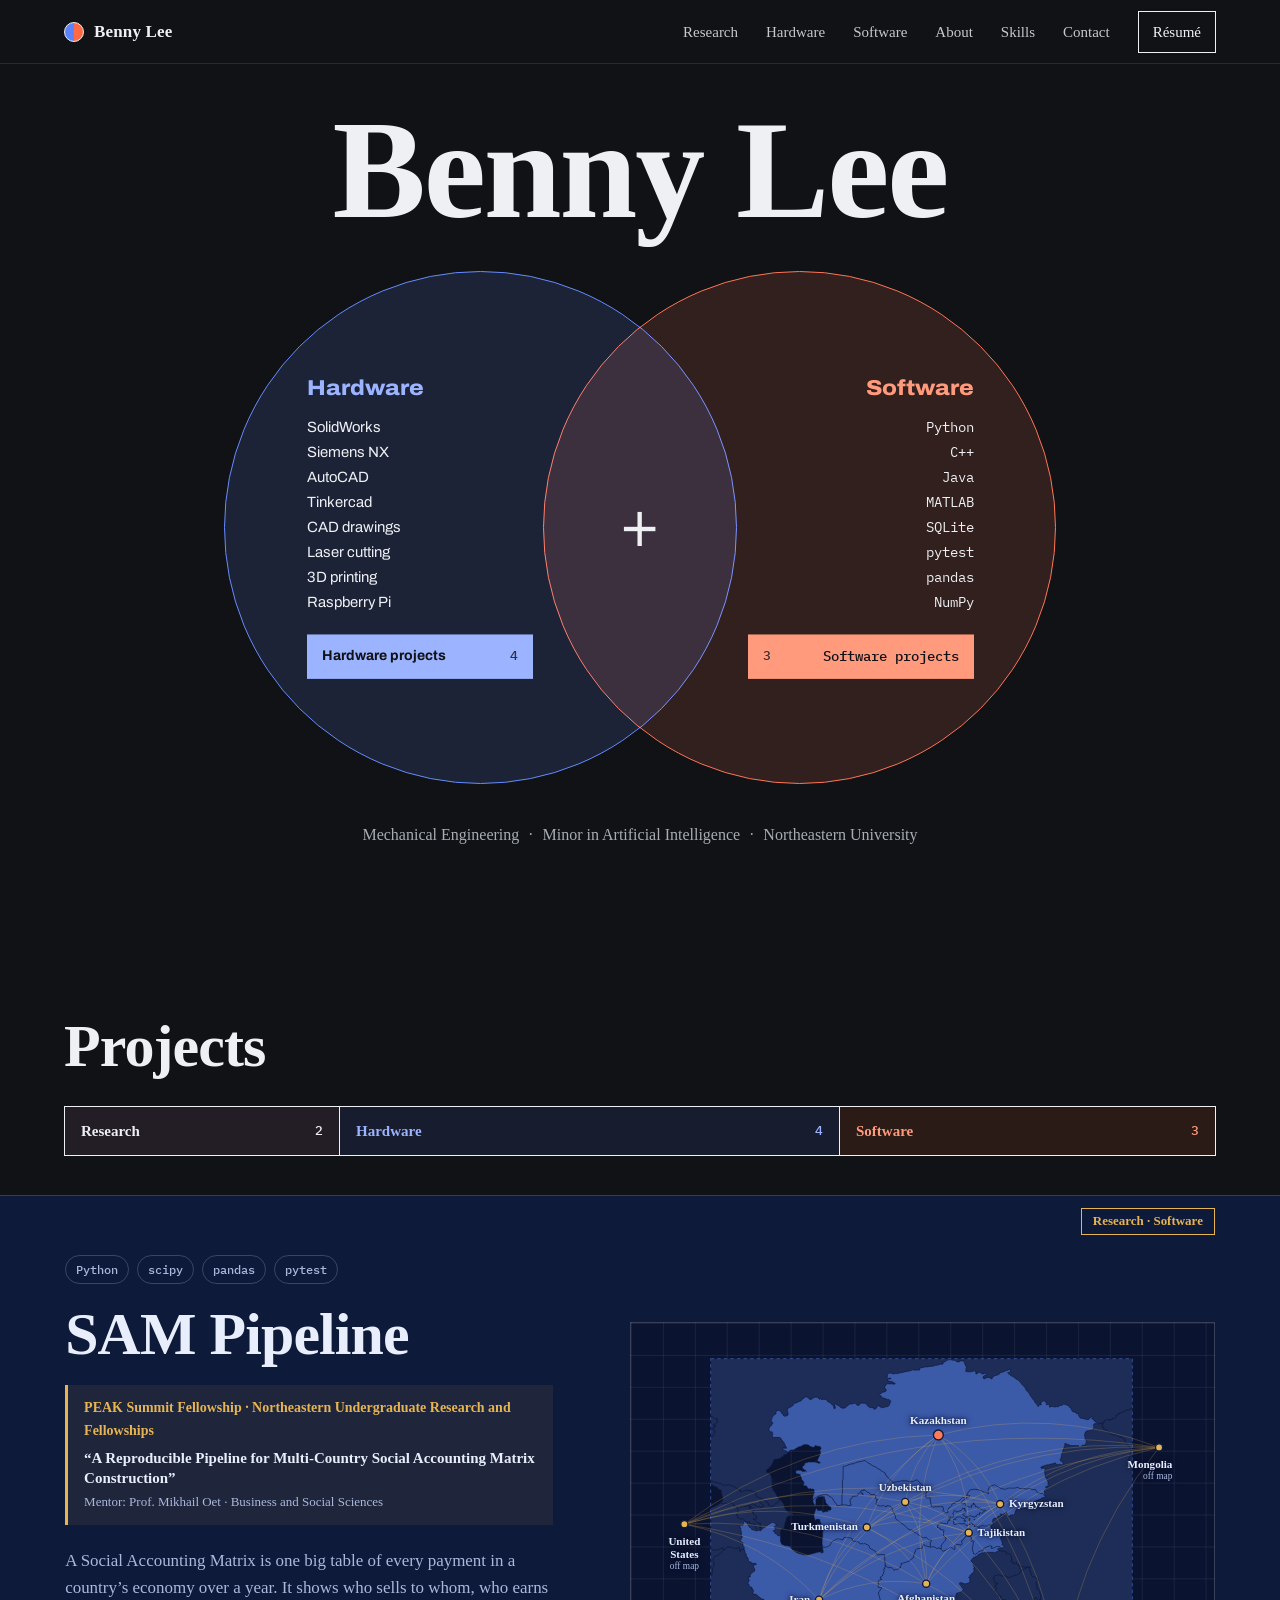
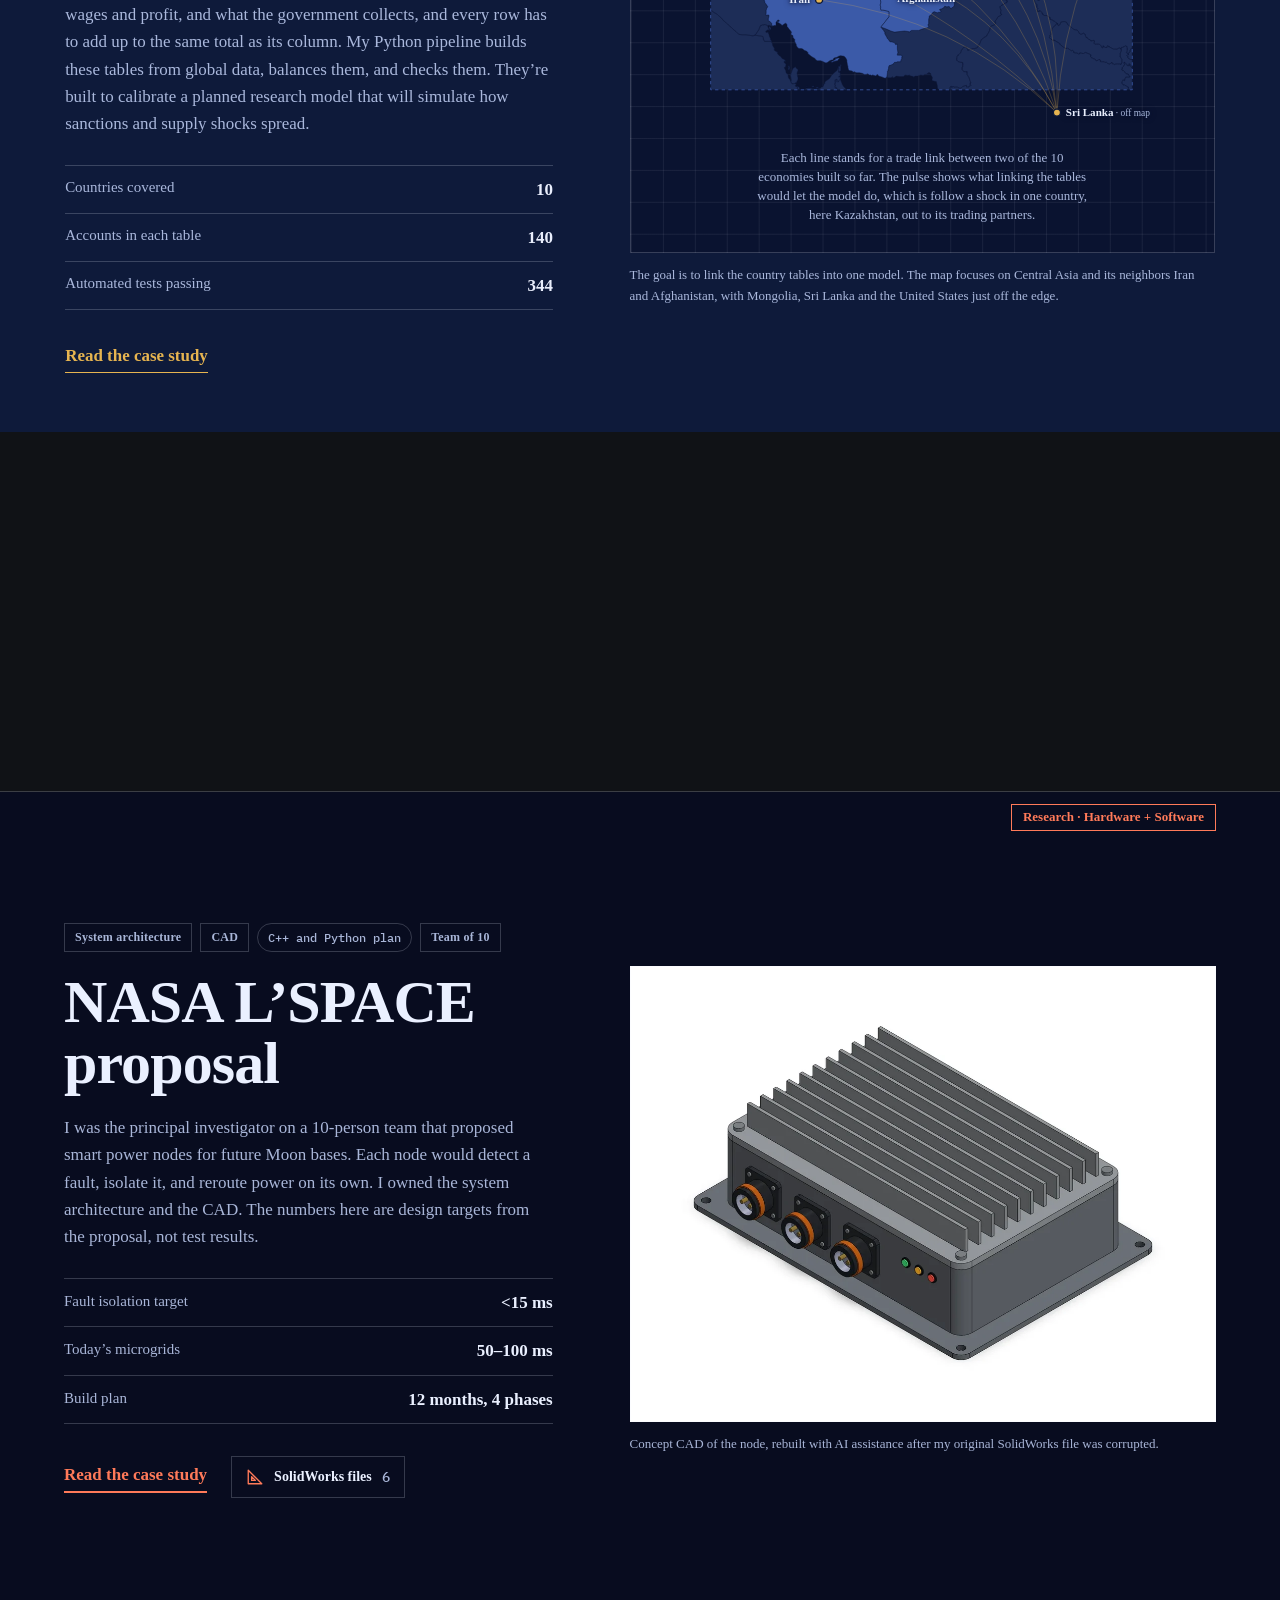
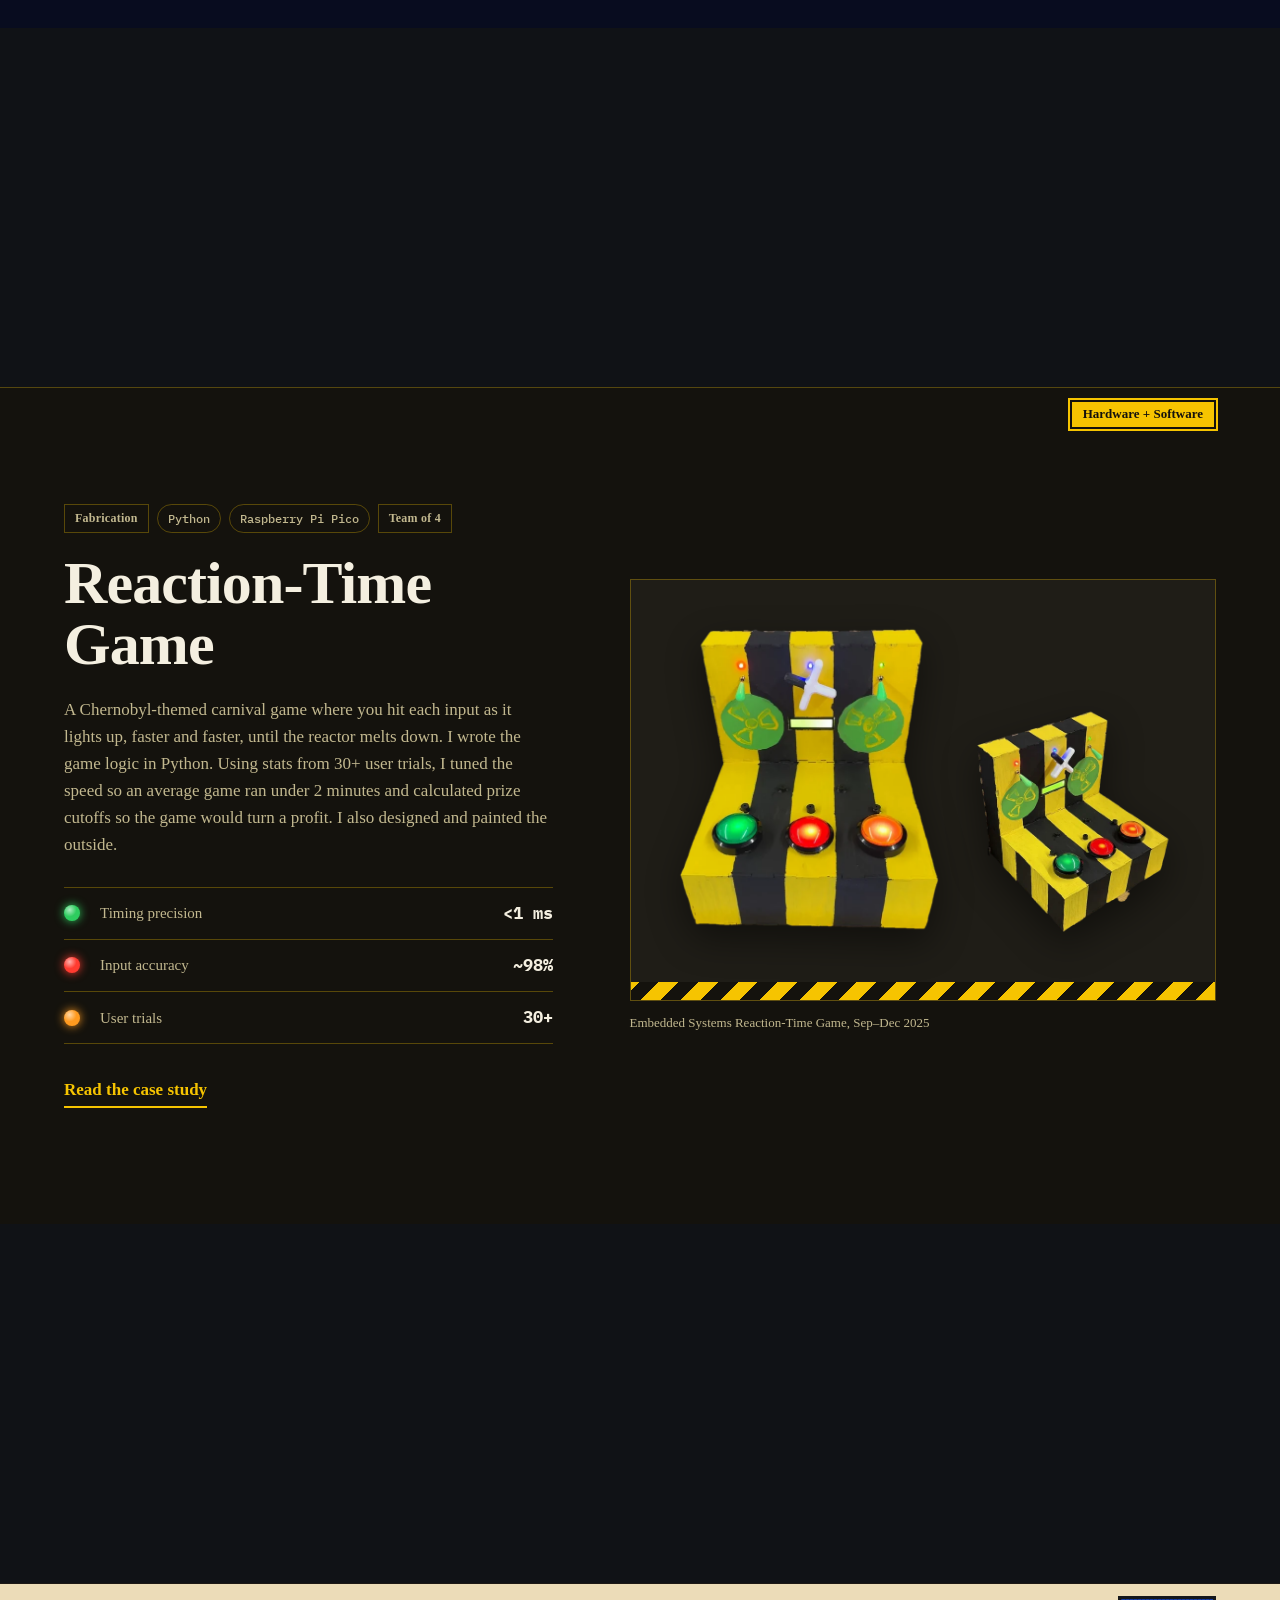
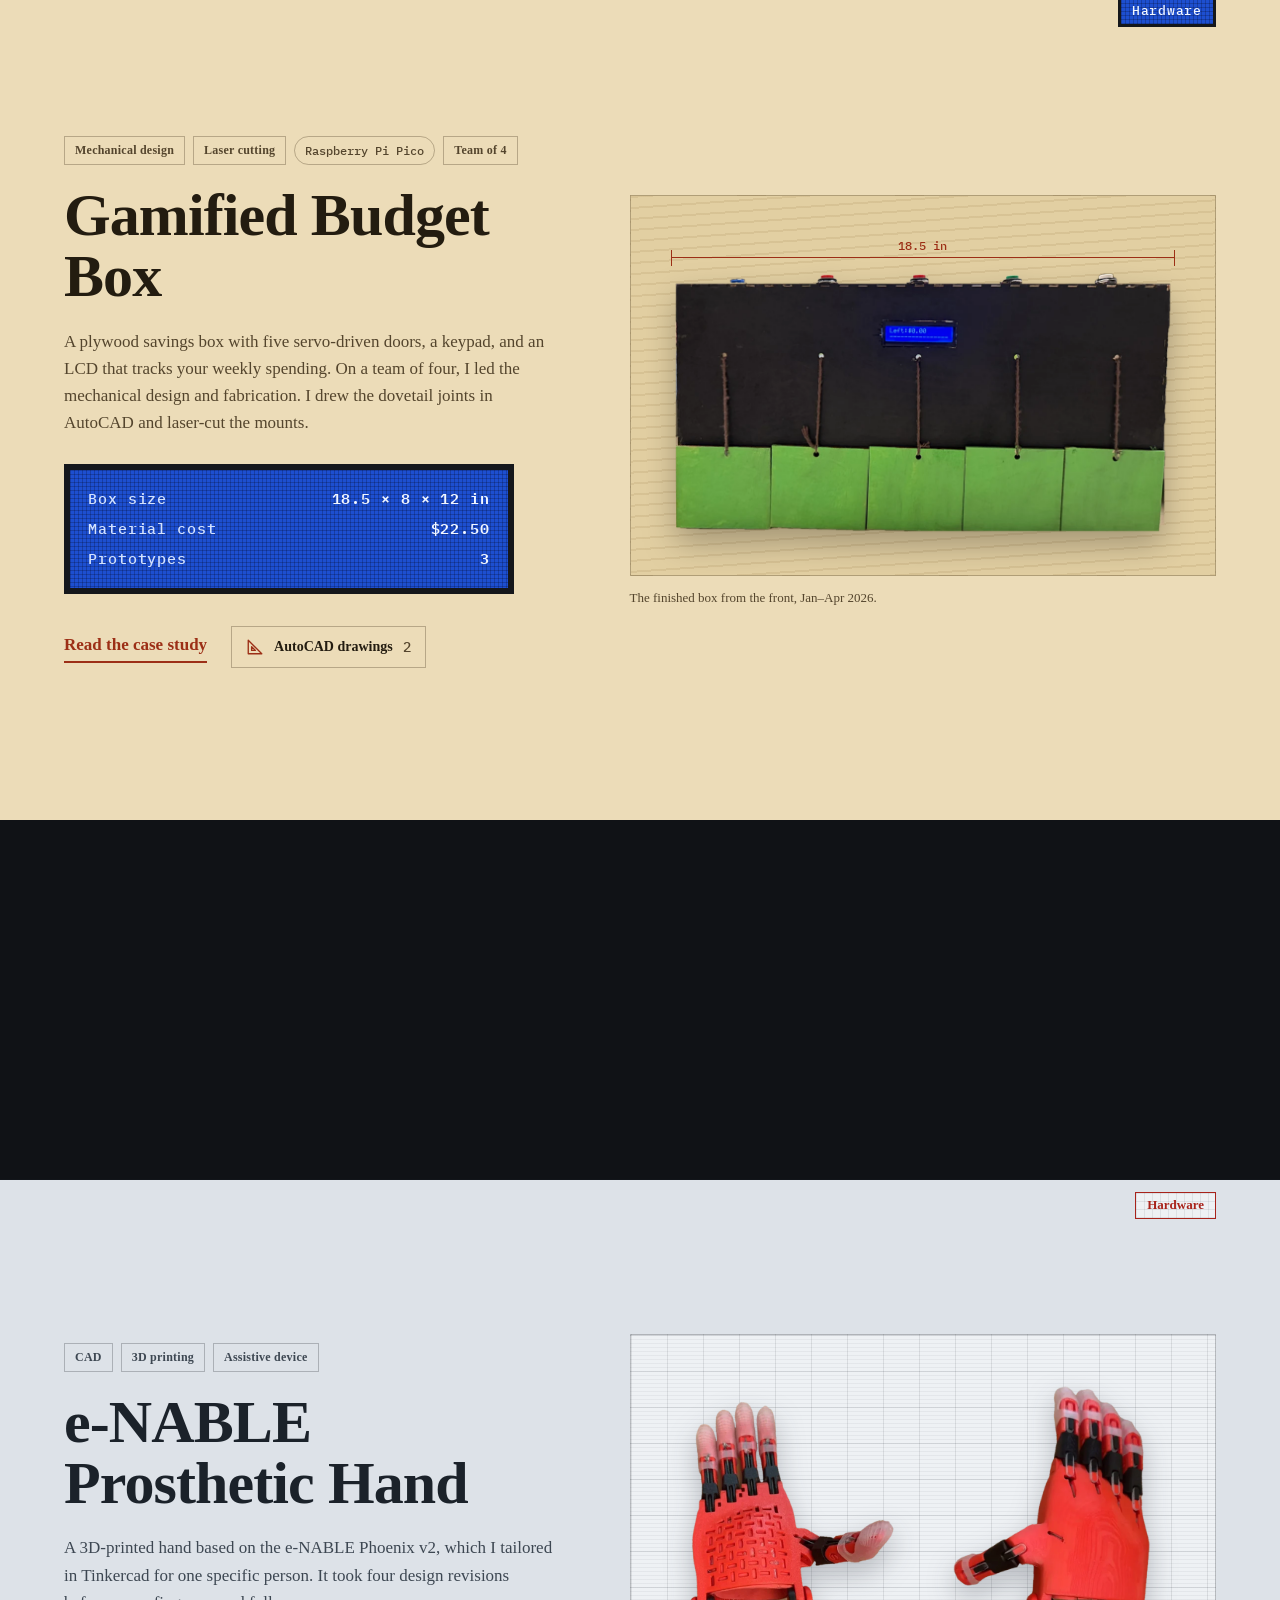
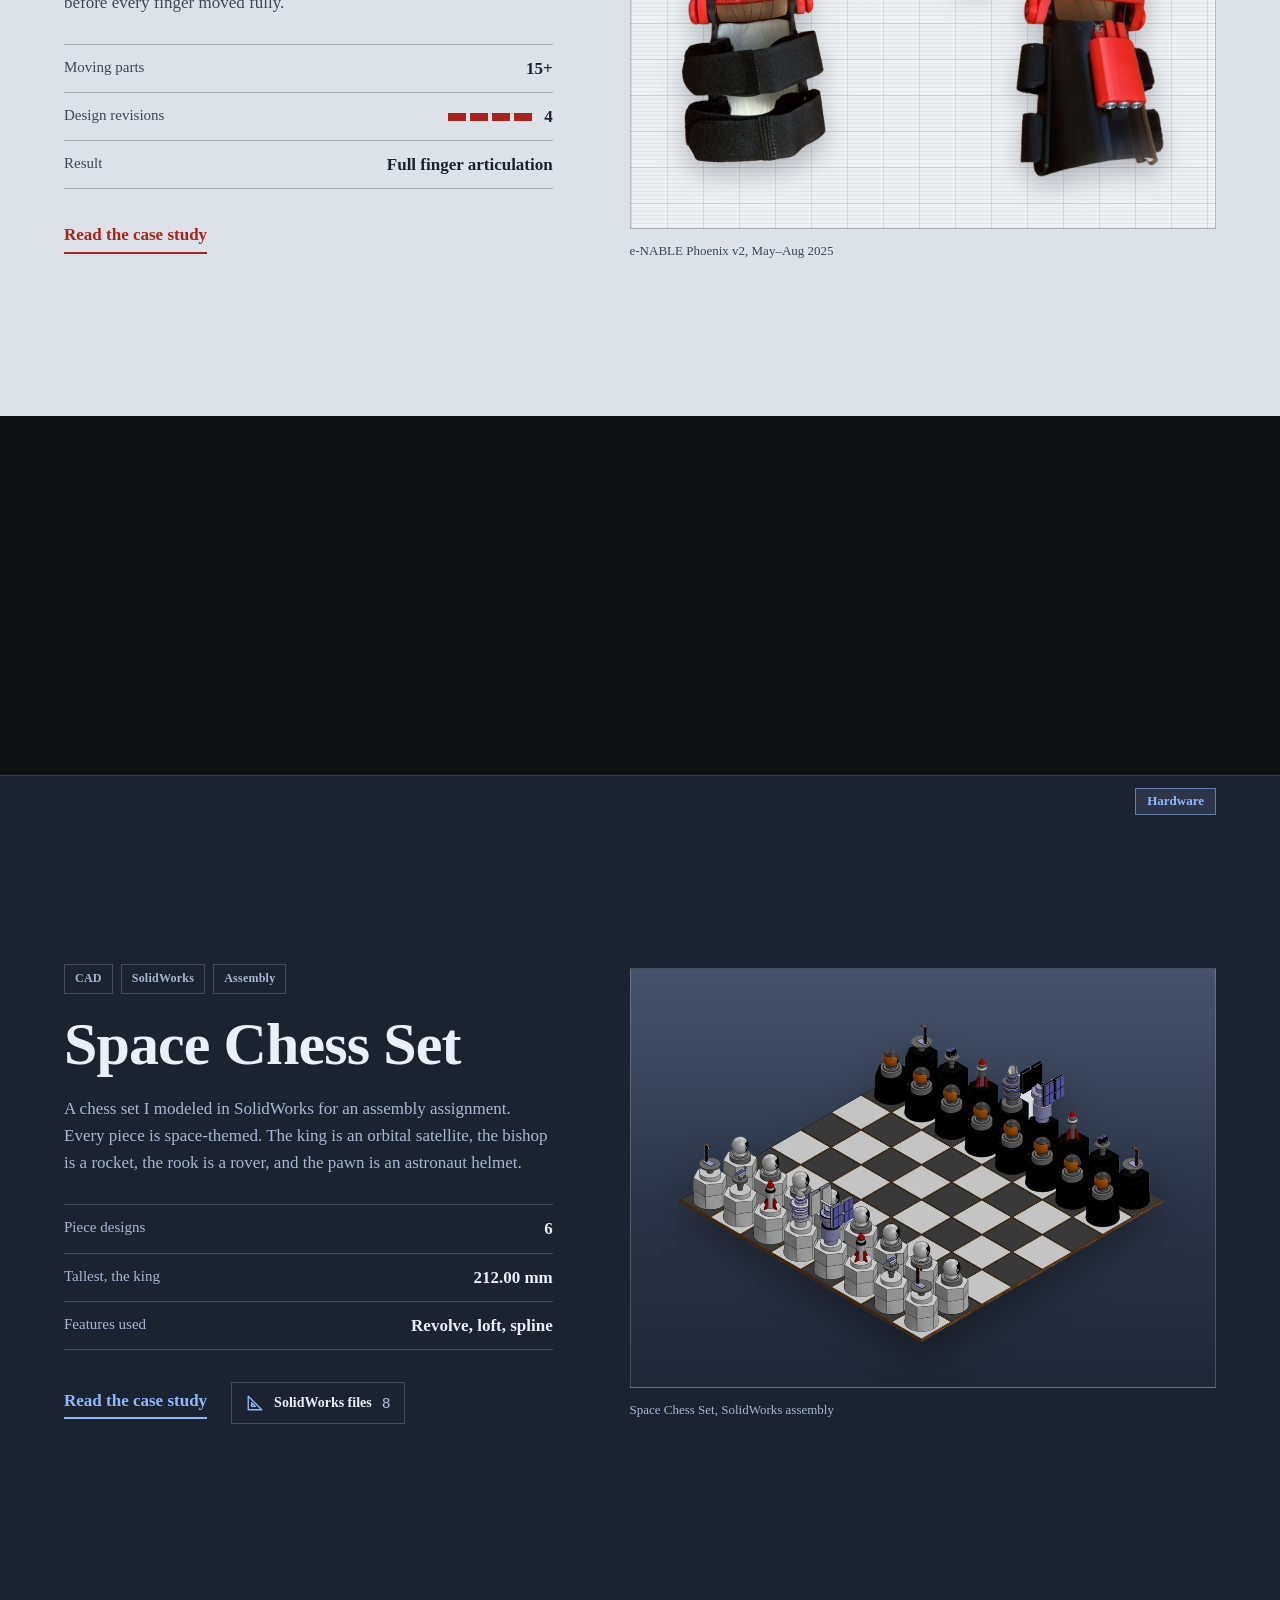
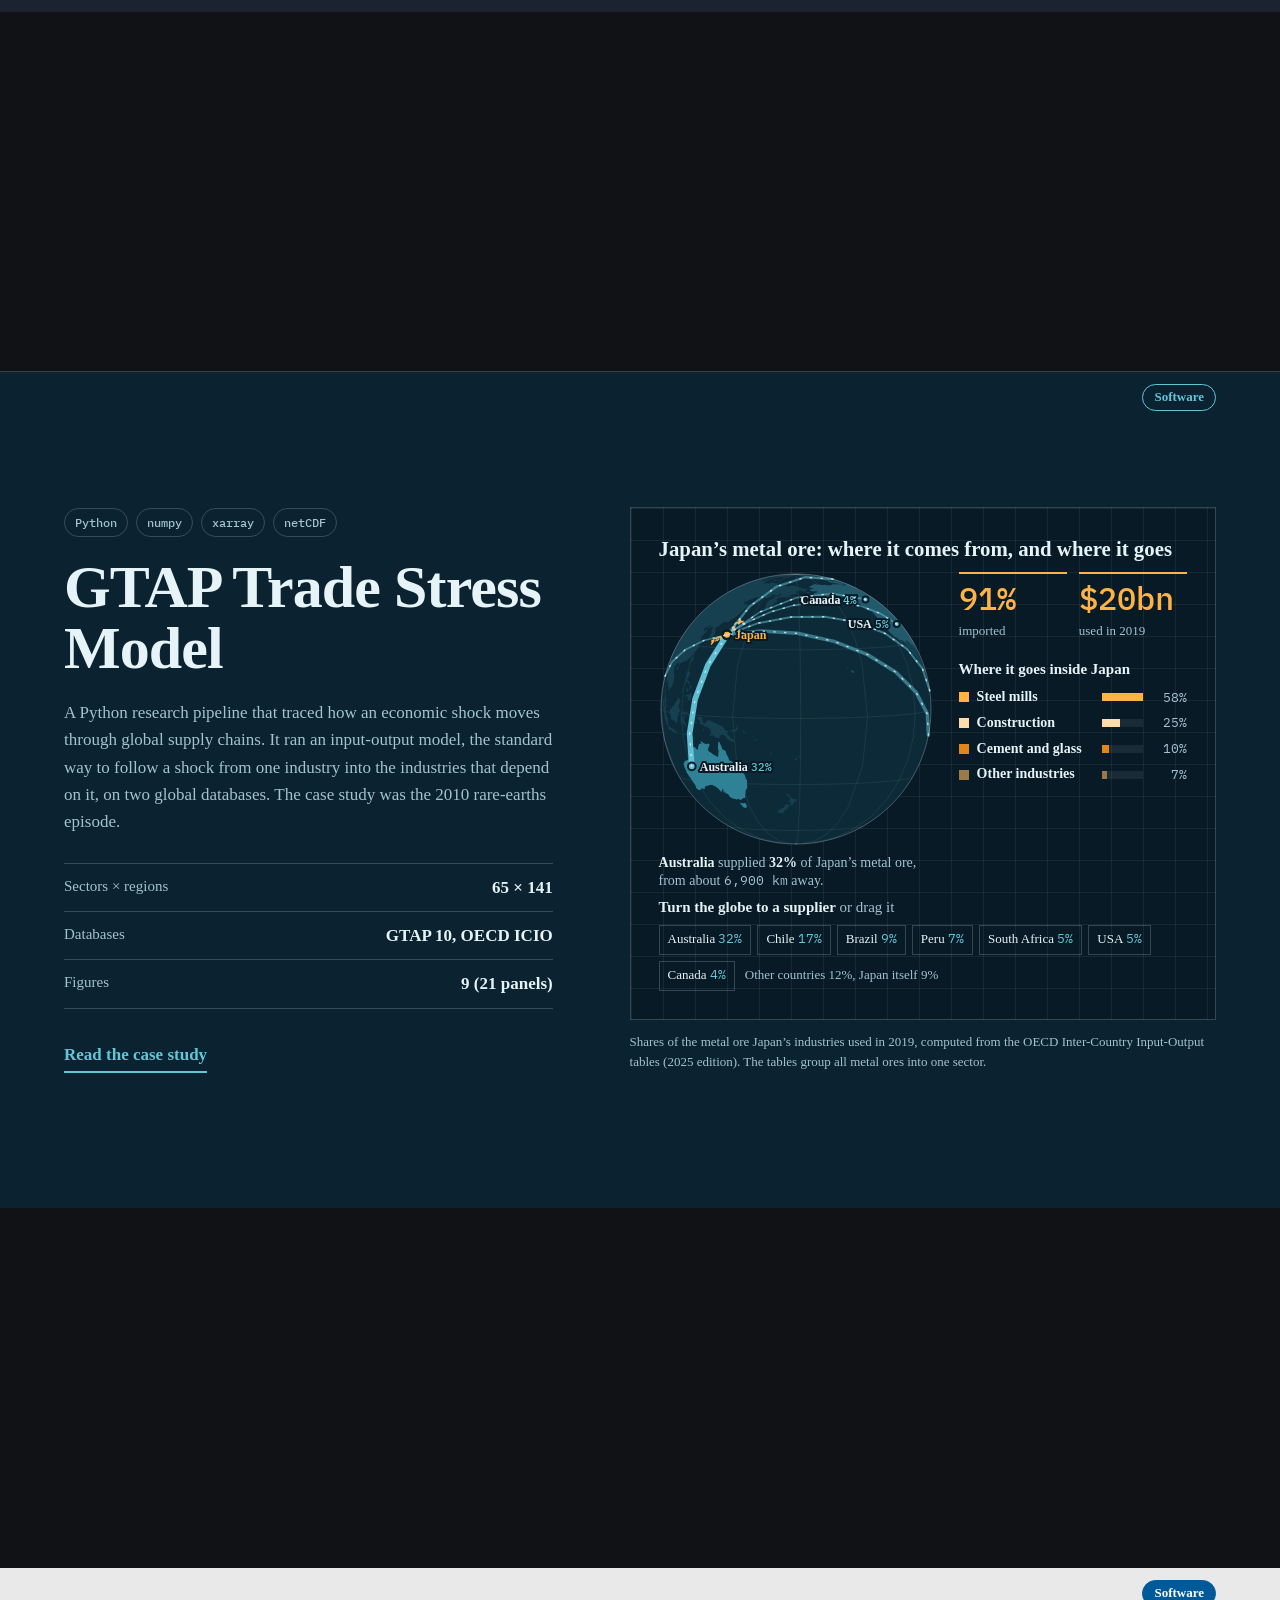
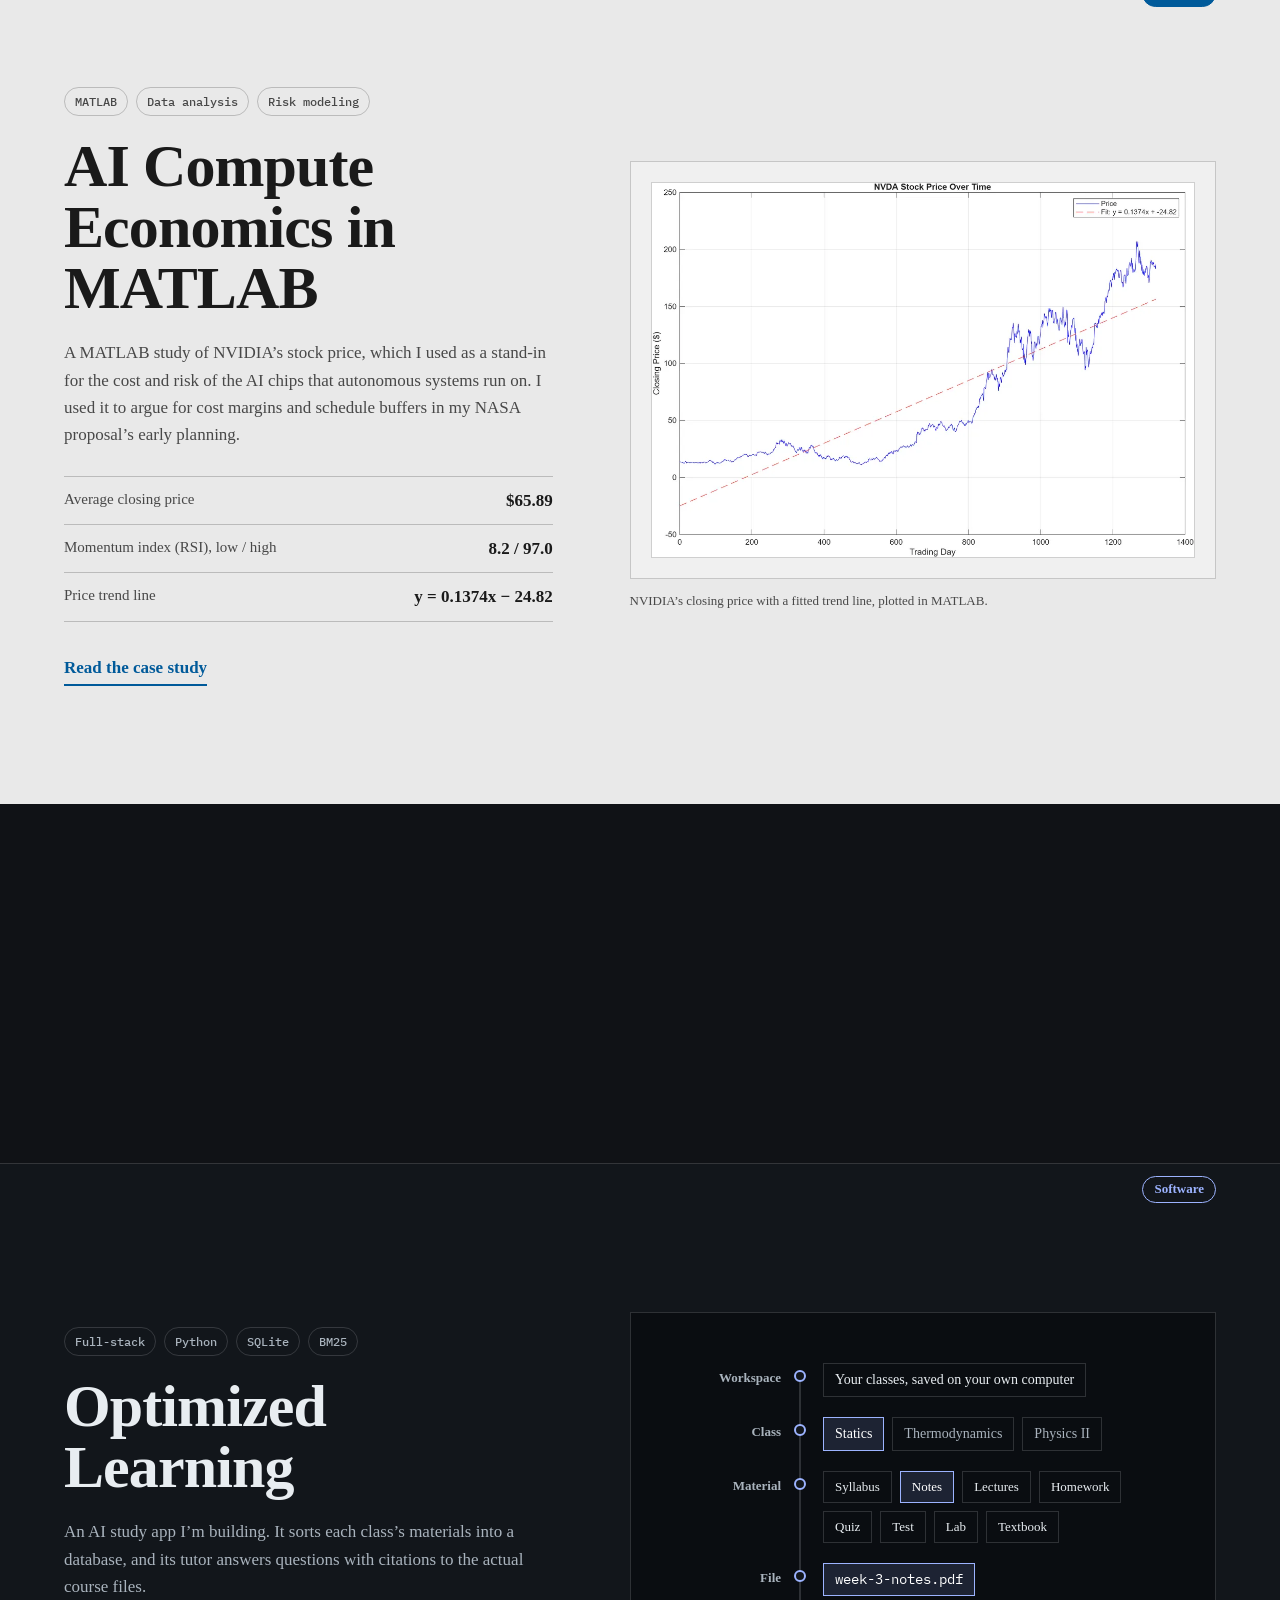
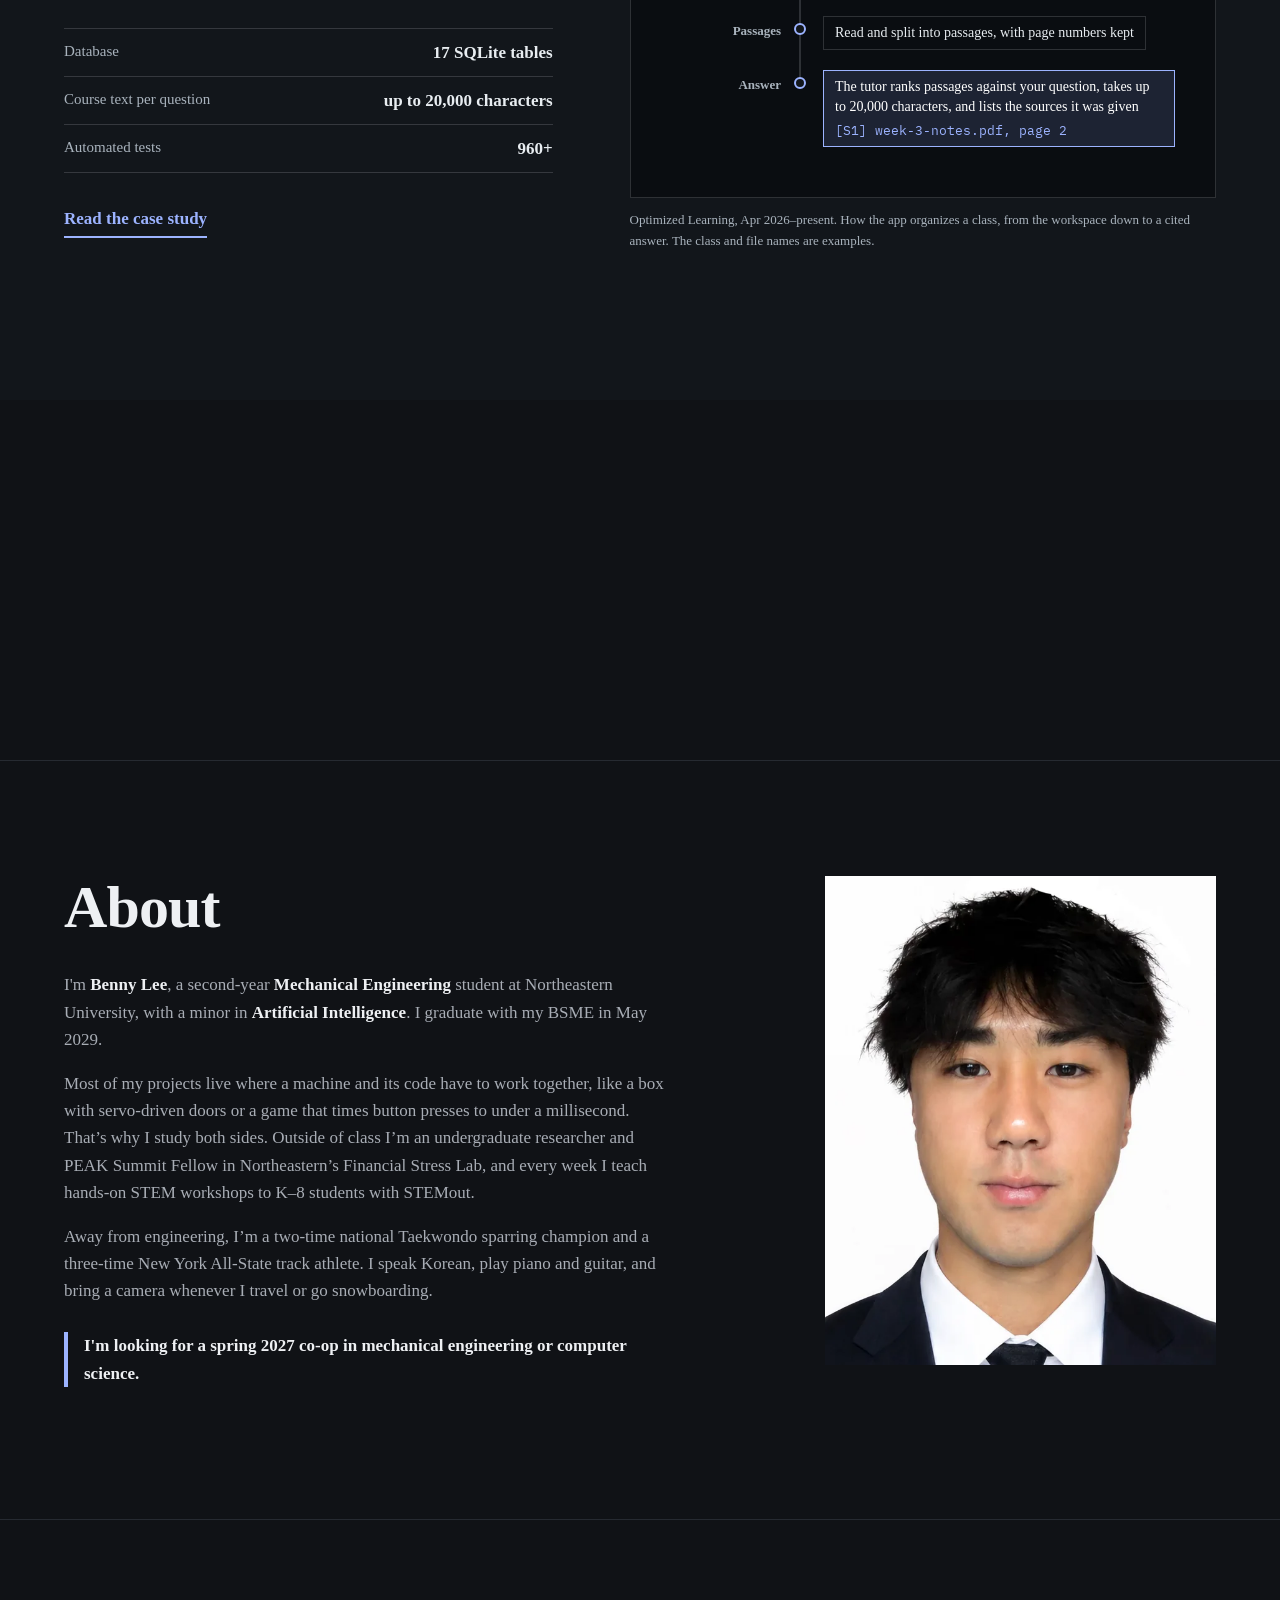
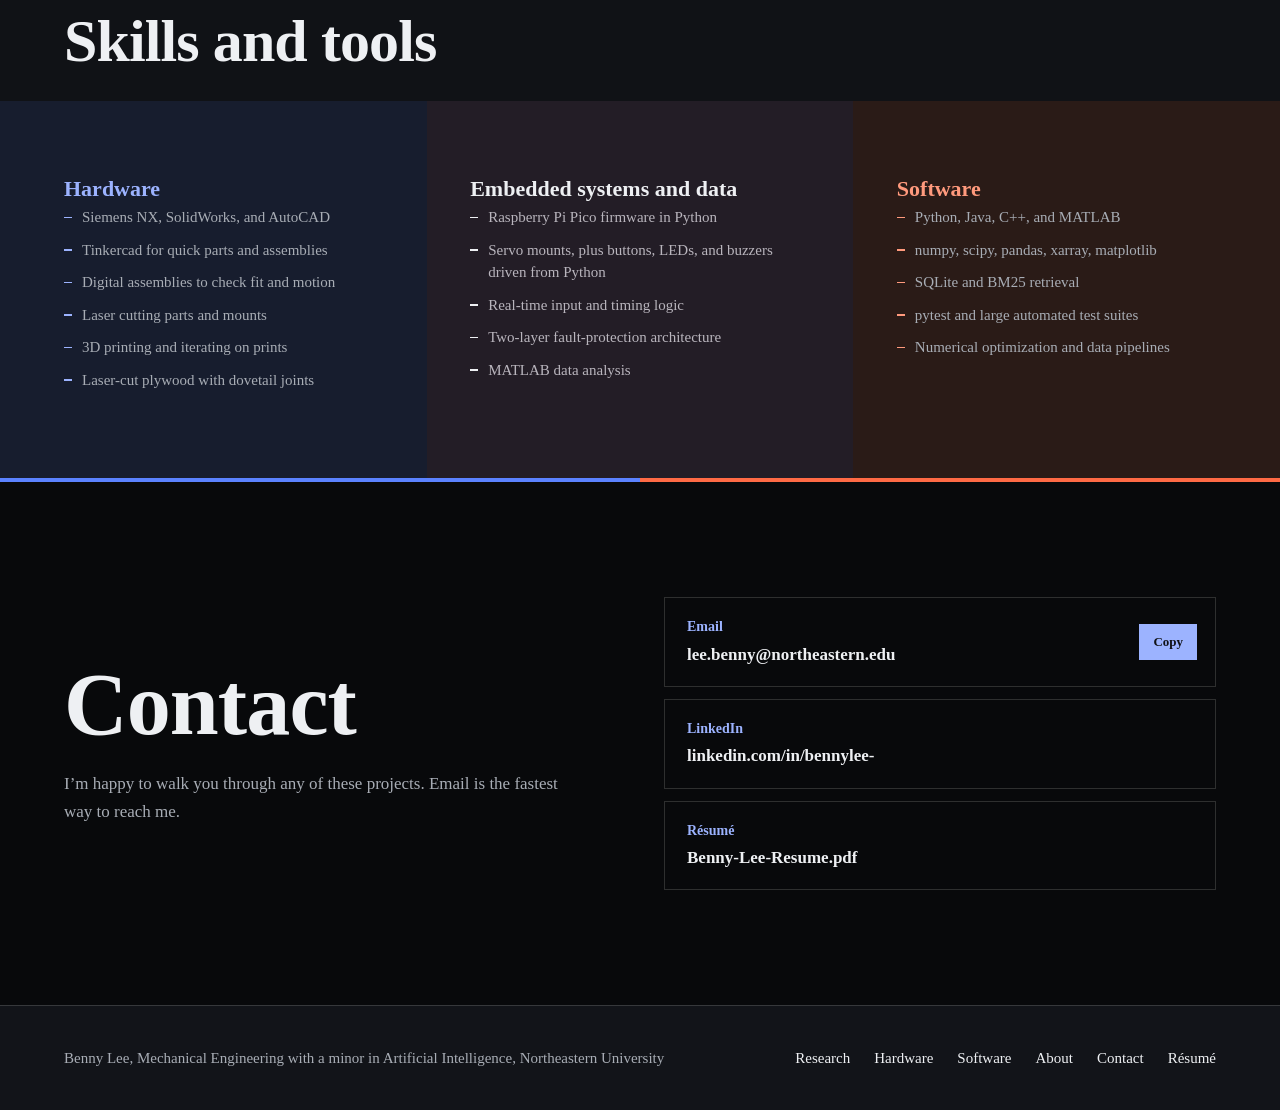
<file: index.html>
<!doctype html>
<html lang="en" data-panels="material">
<head>
  <meta charset="utf-8">
  <meta name="viewport" content="width=device-width, initial-scale=1">
  <title>Benny Lee | Mechanical engineering and software</title>
  <meta name="description" content="Benny Lee is a mechanical engineering student at Northeastern University, minoring in artificial intelligence, who designs hardware and writes the code that runs it.">
  <meta name="theme-color" content="#101216">

  <meta property="og:type" content="website">
  <meta property="og:title" content="Benny Lee | Mechanical engineering and software">
  <meta property="og:description" content="Hardware and software projects by Benny Lee, Mechanical Engineering with a minor in Artificial Intelligence, Northeastern University.">
  <meta property="og:url" content="https://bennylee.me/">
  <meta property="og:image" content="https://bennylee.me/assets/og-card.png">
  <meta property="og:image:width" content="1200">
  <meta property="og:image:height" content="630">
  <meta property="og:image:alt" content="Benny Lee, above two overlapping circles, Hardware in blue and Software in coral, each listing skills, with the line Mechanical Engineering, Minor in Artificial Intelligence, Northeastern University">
  <meta name="twitter:card" content="summary_large_image">

  <link rel="icon" href="favicon.svg" type="image/svg+xml">
  <link rel="preconnect" href="https://fonts.googleapis.com">
  <link rel="preconnect" href="https://fonts.gstatic.com" crossorigin>
  <link rel="stylesheet" href="https://fonts.googleapis.com/css2?family=Archivo:wdth,wght@62..125,400..900&family=Tinos:wght@400;700&family=IBM+Plex+Mono:wght@400;500&display=swap">
  <link rel="stylesheet" href="css/style.css">
  <script src="js/main.js" defer></script>
  <!-- GTAP globe: d3-geo (ISC licence, js/vendor), country shapes, then the globe -->
  <script src="js/vendor/d3-array.min.js" defer></script>
  <script src="js/vendor/d3-geo.min.js" defer></script>
  <script src="js/globe-data.js" defer></script>
  <script src="js/globe.js" defer></script>
</head>
<body>
  <a class="skip-link" href="#main">Skip to content</a>

  <header class="nav" data-nav>
    <a class="nav-name" href="#top">Benny Lee</a>
    <button class="nav-toggle" type="button" aria-expanded="false" aria-controls="nav-links" data-nav-toggle>Menu</button>
    <nav class="nav-links" id="nav-links" aria-label="Main">
      <a href="#research">Research</a>
      <a href="#hardware">Hardware</a>
      <a href="#software">Software</a>
      <a href="#about">About</a>
      <a href="#skills">Skills</a>
      <a href="#contact">Contact</a>
      <a class="nav-resume" href="assets/Benny-Lee-Resume.pdf" target="_blank" rel="noopener">Résumé</a>
    </nav>
  </header>

  <main id="main">
    <!-- ===== Hero: a Venn diagram. Hardware (blue) and Software (coral) overlap at the +.
         Each circle lists those skills and links to its projects. The degree line sits under the Venn. -->
    <section class="hero" id="top" aria-labelledby="hero-name">
      <h1 id="hero-name">Benny Lee</h1>
      <div class="venn">
        <span class="c me" aria-hidden="true"></span>
        <span class="c cs" aria-hidden="true"></span>
        <div class="blk me">
          <h2>Hardware</h2>
          <ul aria-label="Hardware skills"><li>SolidWorks</li><li>Siemens NX</li><li>AutoCAD</li><li>Tinkercad</li><li>CAD drawings</li><li>Laser cutting</li><li>3D printing</li><li>Raspberry Pi</li></ul>
          <a class="btn me" href="#hardware"><b>Hardware<span class="long"> projects</span></b><span class="n">4</span></a>
        </div>
        <span class="plus" aria-hidden="true">+</span>
        <div class="blk cs">
          <h2>Software</h2>
          <ul aria-label="Software skills"><li>Python</li><li>C++</li><li>Java</li><li>MATLAB</li><li>SQLite</li><li>pytest</li><li>pandas</li><li>NumPy</li></ul>
          <a class="btn cs" href="#software"><b>Software<span class="long"> projects</span></b><span class="n">3</span></a>
        </div>
      </div>
      <p class="degree"><span>Mechanical Engineering</span><span class="dot" aria-hidden="true">&middot;</span><span>Minor in Artificial Intelligence</span><span class="dot" aria-hidden="true">&middot;</span><span>Northeastern University</span></p>
    </section>

    <!-- ===== Work ===== -->
    <section class="work" id="work" aria-labelledby="work-title">
      <div class="section-head">
        <h2 class="section-title" id="work-title">Projects</h2>
      </div>
      <nav class="spectrum" aria-label="Jump to a group of projects">
        <div class="spectrum-bar">
          <a class="sp-both" href="#research">Research <span>2</span></a>
          <a class="sp-hw" href="#hardware">Hardware <span>4</span></a>
          <a class="sp-sw" href="#software">Software <span>3</span></a>
        </div>
      </nav>

      <!--
        Each project is one <article class="panel t-... side-...">.
          t-<name>   its material colors (used when <html data-panels="material">)
          side-hw / side-both / side-sw   its surface when <html data-panels="muted">
        Reorder projects by moving whole <article> blocks (and the Research / Hardware / Software anchor spans with them). To add one, copy an article
        and projects/_template.html. Tags: <li> = hardware, <li class="sw"> = software.
      -->
      <div class="panels">

        <span class="anchor" id="research"></span>
        <!-- 1. SAM pipeline: the lead research project -->
        <article class="panel t-sam side-sw" aria-labelledby="p-sam">
          <div class="panel-inner">
            <p class="panel-kind kind-research">Research · Software</p>
            <div class="panel-info">
              <ul class="tags" aria-label="Project tags">
                <li class="sw">Python</li><li class="sw">scipy</li><li class="sw">pandas</li><li class="sw">pytest</li>
              </ul>
              <h3 class="panel-title" id="p-sam">SAM Pipeline</h3>
              <div class="fellow">
                <p class="fellow-head">PEAK Summit Fellowship &middot; Northeastern Undergraduate Research and Fellowships</p>
                <p class="fellow-title">&ldquo;A Reproducible Pipeline for Multi-Country Social Accounting Matrix Construction&rdquo;</p>
                <p class="fellow-meta">Mentor: Prof. Mikhail Oet &middot; Business and Social Sciences</p>
              </div>
              <p class="panel-desc">A Social Accounting Matrix is one big table of every payment in a country’s economy over a year. It shows who sells to whom, who earns wages and profit, and what the government collects, and every row has to add up to the same total as its column. My Python pipeline builds these tables from global data, balances them, and checks them. They’re built to calibrate a planned research model that will simulate how sanctions and supply shocks spread.</p>
              <dl class="specs" aria-label="Key numbers">
                <div><dt>Countries covered</dt><dd>10</dd></div>
                <div><dt>Accounts in each table</dt><dd>140</dd></div>
                <div><dt>Automated tests passing</dt><dd>344</dd></div>
              </dl>
              <a class="panel-link" href="projects/sam-pipeline.html">Read the case study</a>
            </div>
            <figure class="panel-media">
              <div class="stage stage-world">
                <div class="world" role="img" aria-label="Map of Central Asia and its neighbors Iran and Afghanistan: Kazakhstan, Uzbekistan, Kyrgyzstan, Tajikistan, Turkmenistan, Afghanistan and Iran. The other three economies built so far sit just outside the frame: the United States to the west, Mongolia to the east and Sri Lanka to the south. Lines connect every pair to show trade, and a pulse spreads from Kazakhstan along its lines to every partner, the way a shock would.">
                  <img loading="lazy" decoding="async" src="assets/sam/sam-world.svg" width="960" height="700" alt="">
                  <svg class="world-net" viewBox="0 0 960 700" aria-hidden="true">
                    <g class="links"><path d="M510.3 152.8Q586.6 197.7 622.7 278.6"/><path d="M510.3 152.8Q460.6 204.1 449.9 274.7"/><path d="M510.3 152.8Q566.3 232.9 565.5 330.6"/><path d="M510.3 152.8Q418.2 216.1 380 321"/><path d="M510.3 152.8Q455.9 284.6 488.1 423.6"/><path d="M510.3 152.8Q353.8 268 293.2 452.7"/><path d="M510.3 152.8Q253.2 160 48 315.2"/><path d="M510.3 152.8Q714.8 99.9 912 175.5"/><path d="M510.3 152.8Q699 370.9 726.1 658"/><path d="M622.7 278.6Q536.9 249 449.9 274.7"/><path d="M622.7 278.6Q585.8 295.4 565.5 330.6"/><path d="M622.7 278.6Q494.6 261 380 321"/><path d="M622.7 278.6Q532.2 329.6 488.1 423.6"/><path d="M622.7 278.6Q430.1 312.9 293.2 452.7"/><path d="M622.7 278.6Q329.5 204.9 48 315.2"/><path d="M622.7 278.6Q750.9 180.8 912 175.5"/><path d="M622.7 278.6Q735.1 451.8 726.1 658"/><path d="M449.9 274.7Q516.6 284.2 565.5 330.6"/><path d="M449.9 274.7Q407.5 286.7 380 321"/><path d="M449.9 274.7Q492.8 343 488.1 423.6"/><path d="M449.9 274.7Q343.1 338.6 293.2 452.7"/><path d="M449.9 274.7Q242.5 230.6 48 315.2"/><path d="M449.9 274.7Q665.1 151.2 912 175.5"/><path d="M449.9 274.7Q649.3 422.2 726.1 658"/><path d="M565.5 330.6Q474.3 296.1 380 321"/><path d="M565.5 330.6Q511.9 364.7 488.1 423.6"/><path d="M565.5 330.6Q409.8 348.1 293.2 452.7"/><path d="M565.5 330.6Q309.2 240.1 48 315.2"/><path d="M565.5 330.6Q713.9 197.6 912 175.5"/><path d="M565.5 330.6Q698.2 468.6 726.1 658"/><path d="M380 321Q450.5 355 488.1 423.6"/><path d="M380 321Q315.5 373 293.2 452.7"/><path d="M380 321Q214.9 265 48 315.2"/><path d="M380 321Q622.7 163.1 912 175.5"/><path d="M380 321Q607 434.1 726.1 658"/><path d="M488.1 423.6Q386 407 293.2 452.7"/><path d="M488.1 423.6Q285.4 299 48 315.2"/><path d="M488.1 423.6Q660.4 231.7 912 175.5"/><path d="M488.1 423.6Q644.6 502.7 726.1 658"/><path d="M293.2 452.7Q192.6 344.7 48 315.2"/><path d="M293.2 452.7Q558.2 215.1 912 175.5"/><path d="M293.2 452.7Q542.5 486.1 726.1 658"/><path d="M48 315.2Q457.6 107.1 912 175.5"/><path d="M48 315.2Q441.9 378.1 726.1 658"/><path d="M912 175.5Q741.8 387 726.1 658"/></g>
                    <g class="hits"><path class="hit" pathLength="1" style="--t:0.43s" d="M510.3 152.8Q586.6 197.7 622.7 278.6"/><path class="hit" pathLength="1" style="--t:0.37s" d="M510.3 152.8Q460.6 204.1 449.9 274.7"/><path class="hit" pathLength="1" style="--t:0.45s" d="M510.3 152.8Q566.3 232.9 565.5 330.6"/><path class="hit" pathLength="1" style="--t:0.50s" d="M510.3 152.8Q418.2 216.1 380 321"/><path class="hit" pathLength="1" style="--t:0.60s" d="M510.3 152.8Q455.9 284.6 488.1 423.6"/><path class="hit" pathLength="1" style="--t:0.76s" d="M510.3 152.8Q353.8 268 293.2 452.7"/><path class="hit" pathLength="1" style="--t:0.95s" d="M510.3 152.8Q253.2 160 48 315.2"/><path class="hit" pathLength="1" style="--t:0.81s" d="M510.3 152.8Q714.8 99.9 912 175.5"/><path class="hit" pathLength="1" style="--t:1.05s" d="M510.3 152.8Q699 370.9 726.1 658"/></g>
                    <circle class="burst" cx="510.3" cy="152.8" r="18"/>
                    <g class="rings"><circle class="ring" style="--t:1.53s" cx="622.7" cy="278.6" r="16"/><circle class="ring" style="--t:1.47s" cx="449.9" cy="274.7" r="16"/><circle class="ring" style="--t:1.55s" cx="565.5" cy="330.6" r="16"/><circle class="ring" style="--t:1.60s" cx="380" cy="321" r="16"/><circle class="ring" style="--t:1.70s" cx="488.1" cy="423.6" r="16"/><circle class="ring" style="--t:1.86s" cx="293.2" cy="452.7" r="16"/><circle class="ring" style="--t:2.05s" cx="48" cy="315.2" r="16"/><circle class="ring" style="--t:1.91s" cx="912" cy="175.5" r="16"/><circle class="ring" style="--t:2.15s" cx="726.1" cy="658" r="16"/></g>
                    <g class="nodes"><circle cx="510.3" cy="152.8" r="9" class="origin"/><circle cx="622.7" cy="278.6" r="6.5"/><circle cx="449.9" cy="274.7" r="6.5"/><circle cx="565.5" cy="330.6" r="6.5"/><circle cx="380" cy="321" r="6.5"/><circle cx="488.1" cy="423.6" r="6.5"/><circle cx="293.2" cy="452.7" r="6.5"/><circle cx="48" cy="315.2" r="6.5"/><circle cx="912" cy="175.5" r="6.5"/><circle cx="726.1" cy="658" r="6.5"/></g>
                  </svg>
                  <span class="wl wl-above" style="--x:53.16%;--y:21.83%">Kazakhstan</span><span class="wl wl-right" style="--x:64.86%;--y:39.80%">Kyrgyzstan</span><span class="wl wl-above" style="--x:46.86%;--y:39.24%">Uzbekistan</span><span class="wl wl-right" style="--x:58.91%;--y:47.23%">Tajikistan</span><span class="wl wl-left" style="--x:39.58%;--y:45.86%">Turkmenistan</span><span class="wl wl-below" style="--x:50.84%;--y:60.51%">Afghanistan</span><span class="wl wl-left" style="--x:30.54%;--y:64.67%">Iran</span><span class="wl wl-off-l" style="--x:5.00%;--y:45.03%">United States</span><span class="wl wl-off-r" style="--x:95.00%;--y:25.07%">Mongolia</span><span class="wl wl-off-b" style="--x:75.64%;--y:94.00%">Sri Lanka</span>
                </div>
                <p class="sam-key">Each line stands for a trade link between two of the 10 economies built so far. The pulse shows what linking the tables would let the model do, which is follow a shock in one country, here Kazakhstan, out to its trading partners.</p>
              </div>
              <figcaption>The goal is to link the country tables into one model. The map focuses on Central Asia and its neighbors Iran and Afghanistan, with Mongolia, Sri Lanka and the United States just off the edge.</figcaption>
            </figure>
          </div>
        </article>

        <!-- 2. NASA L'SPACE: research that needs both hardware and software -->
        <article class="panel t-nasa side-both" aria-labelledby="p-nasa">
          <div class="panel-inner">
            <p class="panel-kind kind-research">Research · Hardware + Software</p>
            <div class="panel-info">
              <ul class="tags" aria-label="Project tags">
                <li>System architecture</li><li>CAD</li><li class="sw">C++ and Python plan</li><li>Team of 10</li>
              </ul>
              <h3 class="panel-title" id="p-nasa">NASA L’SPACE proposal</h3>
              <p class="panel-desc">I was the principal investigator on a 10-person team that proposed smart power nodes for future Moon bases. Each node would detect a fault, isolate it, and reroute power on its own. I owned the system architecture and the CAD. The numbers here are design targets from the proposal, not test results.</p>
              <dl class="specs" aria-label="Key numbers">
                <div><dt>Fault isolation target</dt><dd>&lt;15 ms</dd></div>
                <div><dt>Today’s microgrids</dt><dd>50–100 ms</dd></div>
                <div><dt>Build plan</dt><dd>12 months, 4 phases</dd></div>
              </dl>
              <div class="panel-actions">
                <a class="panel-link" href="projects/nasa-lspace.html">Read the case study</a>
                <a class="cad-btn" href="projects/nasa-lspace.html#gallery" data-cad-open="cad-nasa">
                  <svg viewBox="0 0 24 24" fill="none" stroke="currentColor" stroke-width="1.8" stroke-linejoin="round" aria-hidden="true"><path d="M3 21V3l18 18z"/><path d="M7.5 16.5v-5l5 5z"/></svg>
                  SolidWorks files <span>6</span>
                </a>
              </div>
            </div>
            <figure class="panel-media">
              <div class="stage stage-cad">
                <img loading="lazy" decoding="async" src="assets/nasa-lspace/cad-closed-panel.webp" srcset="assets/nasa-lspace/cad-closed-panel.webp 1000w, assets/nasa-lspace/cad-closed.webp 1600w" sizes="(min-width: 861px) 38vw, 92vw" width="1600" height="1185" alt="SolidWorks concept model of the smart power node: a flanged aluminum box with a finned radiator lid, two orange-banded DC bus connectors and a priority-load connector on the front, and green, amber, and red status LEDs">
              </div>
              <figcaption>Concept CAD of the node, rebuilt with AI assistance after my original SolidWorks file was corrupted.</figcaption>
            </figure>
          </div>
        </article>


        <span class="anchor" id="hardware"></span>
        <!-- 3. Reaction game -->
        <article class="panel t-reaction side-hw" aria-labelledby="p-reaction">
          <div class="panel-inner">
            <p class="panel-kind kind-hw">Hardware + Software</p>
            <div class="panel-info">
              <ul class="tags" aria-label="Project tags">
                <li>Fabrication</li><li class="sw">Python</li><li class="sw">Raspberry Pi Pico</li><li>Team of 4</li>
              </ul>
              <h3 class="panel-title" id="p-reaction">Reaction-Time Game</h3>
              <p class="panel-desc">A Chernobyl-themed carnival game where you hit each input as it lights up, faster and faster, until the reactor melts down. I wrote the game logic in Python. Using stats from 30+ user trials, I tuned the speed so an average game ran under 2 minutes and calculated prize cutoffs so the game would turn a profit. I also designed and painted the outside.</p>
              <dl class="lamps" aria-label="Key numbers">
                <div><dt>Timing precision</dt><dd>&lt;1 ms</dd></div>
                <div><dt>Input accuracy</dt><dd>~98%</dd></div>
                <div><dt>User trials</dt><dd>30+</dd></div>
              </dl>
              <a class="panel-link" href="projects/reaction-game.html">Read the case study</a>
            </div>
            <figure class="panel-media">
              <div class="stage stage-reaction">
                <img loading="lazy" decoding="async" src="assets/reaction-game/front-panel.webp" srcset="assets/reaction-game/front-panel.webp 560w, assets/reaction-game/front.webp 828w" sizes="(min-width: 861px) 19vw, 46vw" width="828" height="954" alt="Front view of the reaction game: a yellow and black striped panel with green, red, and orange arcade buttons and two radiation-symbol discs">
                <img loading="lazy" decoding="async" src="assets/reaction-game/angle-panel.webp" srcset="assets/reaction-game/angle-panel.webp 440w, assets/reaction-game/angle.webp 964w" sizes="(min-width: 861px) 14vw, 40vw" width="964" height="1099" alt="Three-quarter view of the reaction game showing its hazard-striped side walls and deep control surface">
                <span class="hazard" aria-hidden="true"></span>
              </div>
              <figcaption>Embedded Systems Reaction-Time Game, Sep–Dec 2025</figcaption>
            </figure>
          </div>
        </article>

        <!-- 4. Budget Box -->
        <article class="panel t-budget side-hw" aria-labelledby="p-budget">
          <div class="panel-inner">
            <p class="panel-kind kind-hw">Hardware</p>
            <div class="panel-info">
              <ul class="tags" aria-label="Project tags">
                <li>Mechanical design</li><li>Laser cutting</li><li class="sw">Raspberry Pi Pico</li><li>Team of 4</li>
              </ul>
              <h3 class="panel-title" id="p-budget">Gamified Budget Box</h3>
              <p class="panel-desc">A plywood savings box with five servo-driven doors, a keypad, and an LCD that tracks your weekly spending. On a team of four, I led the mechanical design and fabrication. I drew the dovetail joints in AutoCAD and laser-cut the mounts.</p>
              <dl class="lcd" aria-label="Key numbers">
                <div><dt>Box size</dt><dd>18.5 × 8 × 12 in</dd></div>
                <div><dt>Material cost</dt><dd>$22.50</dd></div>
                <div><dt>Prototypes</dt><dd>3</dd></div>
              </dl>
              <div class="panel-actions">
                <a class="panel-link" href="projects/budget-box.html">Read the case study</a>
                <a class="cad-btn" href="projects/budget-box.html#gallery" data-cad-open="cad-budget">
                  <svg viewBox="0 0 24 24" fill="none" stroke="currentColor" stroke-width="1.8" stroke-linejoin="round" aria-hidden="true"><path d="M3 21V3l18 18z"/><path d="M7.5 16.5v-5l5 5z"/></svg>
                  AutoCAD drawings <span>2</span>
                </a>
              </div>
            </div>
            <figure class="panel-media">
              <div class="stage stage-budget">
                <div class="dimbox" data-w="18.5 in">
                  <img loading="lazy" decoding="async" src="assets/budget-box/front.webp" width="1020" height="544" alt="Front of the finished Gamified Budget Box: black-painted plywood with an LCD reading Left: $0.00, five buttons along the top, and five green doors on strings">
                </div>
              </div>
              <figcaption>The finished box from the front, Jan–Apr 2026.</figcaption>
            </figure>
          </div>
        </article>

        <!-- 5. e-NABLE hand -->
        <article class="panel t-hand side-hw" aria-labelledby="p-hand">
          <div class="panel-inner">
            <p class="panel-kind kind-hw">Hardware</p>
            <div class="panel-info">
              <ul class="tags" aria-label="Project tags">
                <li>CAD</li><li>3D printing</li><li>Assistive device</li>
              </ul>
              <h3 class="panel-title" id="p-hand">e-NABLE Prosthetic Hand</h3>
              <p class="panel-desc">A 3D-printed hand based on the e-NABLE Phoenix v2, which I tailored in Tinkercad for one specific person. It took four design revisions before every finger moved fully.</p>
              <dl class="specs">
                <div><dt>Moving parts</dt><dd>15+</dd></div>
                <div><dt>Design revisions</dt><dd class="has-revs"><span class="revs" aria-hidden="true"><i></i><i></i><i></i><i></i></span>4</dd></div>
                <div><dt>Result</dt><dd>Full finger articulation</dd></div>
              </dl>
              <a class="panel-link" href="projects/enable-hand.html">Read the case study</a>
            </div>
            <figure class="panel-media">
              <div class="stage stage-hand">
                <img loading="lazy" decoding="async" src="assets/enable-hand/palm-panel.webp" srcset="assets/enable-hand/palm-panel.webp 640w, assets/enable-hand/palm.webp 855w" sizes="(min-width: 861px) 22vw, 46vw" width="855" height="1400" alt="The red 3D-printed prosthetic hand seen from the back, with its padded gauntlet, black Velcro straps, and all four fingers extended">
                <img loading="lazy" decoding="async" src="assets/enable-hand/side-panel.webp" srcset="assets/enable-hand/side-panel.webp 600w, assets/enable-hand/side.webp 790w" sizes="(min-width: 861px) 22vw, 46vw" width="790" height="1400" alt="The same prosthetic hand seen from the side, showing the printed palm, the thumb, and the wrist strap">
              </div>
              <figcaption>e-NABLE Phoenix v2, May–Aug 2025</figcaption>
            </figure>
          </div>
        </article>

        <!-- 6. Space chess -->
        <article class="panel t-chess side-hw" aria-labelledby="p-chess">
          <div class="panel-inner">
            <p class="panel-kind kind-hw">Hardware</p>
            <div class="panel-info">
              <ul class="tags" aria-label="Project tags">
                <li>CAD</li><li>SolidWorks</li><li>Assembly</li>
              </ul>
              <h3 class="panel-title" id="p-chess">Space Chess Set</h3>
              <p class="panel-desc">A chess set I modeled in SolidWorks for an assembly assignment. Every piece is space-themed. The king is an orbital satellite, the bishop is a rocket, the rook is a rover, and the pawn is an astronaut helmet.</p>
              <dl class="specs" aria-label="Key numbers">
                <div><dt>Piece designs</dt><dd>6</dd></div>
                <div><dt>Tallest, the king</dt><dd>212.00 mm</dd></div>
                <div><dt>Features used</dt><dd>Revolve, loft, spline</dd></div>
              </dl>
              <div class="panel-actions">
                <a class="panel-link" href="projects/space-chess.html">Read the case study</a>
                <a class="cad-btn" href="projects/space-chess.html#gallery" data-cad-open="cad-chess">
                  <svg viewBox="0 0 24 24" fill="none" stroke="currentColor" stroke-width="1.8" stroke-linejoin="round" aria-hidden="true"><path d="M3 21V3l18 18z"/><path d="M7.5 16.5v-5l5 5z"/></svg>
                  SolidWorks files <span>8</span>
                </a>
              </div>
            </div>
            <figure class="panel-media">
              <div class="stage stage-chess">
                <img loading="lazy" decoding="async" src="assets/space-chess/board-panel.webp" srcset="assets/space-chess/board-panel.webp 1000w, assets/space-chess/board.webp 1400w" sizes="(min-width: 861px) 38vw, 92vw" width="1400" height="938" alt="SolidWorks render of the chessboard set up for play: a white set and a black set, each with astronaut-helmet pawns, rovers, rockets, launch pads, a satellite-dish queen and an orbital-satellite king">
              </div>
              <figcaption>Space Chess Set, SolidWorks assembly</figcaption>
            </figure>
          </div>
        </article>


        <span class="anchor" id="software"></span>
        <!-- 7. GTAP trade stress -->
        <article class="panel t-gtap side-sw" aria-labelledby="p-gtap">
          <div class="panel-inner">
            <p class="panel-kind kind-sw">Software</p>
            <div class="panel-info">
              <ul class="tags" aria-label="Project tags">
                <li class="sw">Python</li><li class="sw">numpy</li><li class="sw">xarray</li><li class="sw">netCDF</li>
              </ul>
              <h3 class="panel-title" id="p-gtap">GTAP Trade Stress Model</h3>
              <p class="panel-desc">A Python research pipeline that traced how an economic shock moves through global supply chains. It ran an input-output model, the standard way to follow a shock from one industry into the industries that depend on it, on two global databases. The case study was the 2010 rare-earths episode.</p>
              <dl class="specs" aria-label="Key numbers">
                <div><dt>Sectors × regions</dt><dd>65 × 141</dd></div>
                <div><dt>Databases</dt><dd>GTAP 10, OECD ICIO</dd></div>
                <div><dt>Figures</dt><dd>9 (21 panels)</dd></div>
              </dl>
              <a class="panel-link" href="projects/gtap-trade-stress.html">Read the case study</a>
            </div>
            <figure class="panel-media">
              <div class="stage stage-globe">
                <div class="globe" data-globe data-label="Japan's metal ore in 2019. It came from Australia 32%, Chile 17%, Brazil 9%, Peru 7%, South Africa 5%, the USA 5% and Canada 4%, with 12% from other countries and 9% from Japan itself. Inside Japan it went to steel mills 58%, construction 25%, cement and glass 10%, and other industries 7%.">
                  <p class="hits-title">Japan&rsquo;s metal ore: where it comes from, and where it goes</p>
                  <div class="globe-grid">
                    <div class="globe-left">
                      <div class="globe-stage">
                      <div class="globe-flat" role="img" aria-label="Japan's metal ore in 2019. It came from Australia 32%, Chile 17%, Brazil 9%, Peru 7%, South Africa 5%, the USA 5% and Canada 4%, with 12% from other countries and 9% from Japan itself. Inside Japan it went to steel mills 58%, construction 25%, cement and glass 10%, and other industries 7%.">
                      <div class="globe-map">
                      <img loading="lazy" decoding="async" src="assets/gtap-trade-stress/ore-azimuthal.svg" width="600" height="600" alt="">
                      <svg class="globe-net" viewBox="0 0 600 600" aria-hidden="true"><g class="globe-in"><path d="M266.4 401.4L300 300" style="stroke-width:16.4"/><path d="M556.2 229.8L300 300" style="stroke-width:9.7"/><path d="M349 36.2L300 300" style="stroke-width:6.0"/><path d="M503.4 169.4L300 300" style="stroke-width:5.2"/><path d="M91.4 345.1L300 300" style="stroke-width:4.2"/><path d="M400 195L300 300" style="stroke-width:4.2"/><path d="M368.3 203.1L300 300" style="stroke-width:3.8"/></g><g class="globe-dots"><circle cx="266.4" cy="401.4" r="5"/><circle cx="556.2" cy="229.8" r="5"/><circle cx="349" cy="36.2" r="5"/><circle cx="503.4" cy="169.4" r="5"/><circle cx="91.4" cy="345.1" r="5"/><circle cx="400" cy="195" r="5"/><circle cx="368.3" cy="203.1" r="5"/></g><circle cx="300" cy="300" r="44" fill="#081a25"/><path fill="#ffb347" d="M300.0 258.0A42 42 0 1 1 279.8 336.8L288.4 321.0A24 24 0 1 0 300.0 276.0Z"/><path fill="#ffdcaa" d="M279.8 336.8A42 42 0 0 1 263.2 279.8L279.0 288.4A24 24 0 0 0 288.4 321.0Z"/><path fill="#e0861a" d="M263.2 279.8A42 42 0 0 1 282.1 262.0L289.8 278.3A24 24 0 0 0 279.0 288.4Z"/><path fill="#9c7a45" d="M282.1 262.0A42 42 0 0 1 300.0 258.0L300.0 276.0A24 24 0 0 0 289.8 278.3Z"/></svg>
                      <span class="globe-ring" style="--x:40.83%;--y:40.83%">5,000 km</span><span class="globe-ring" style="--x:31.68%;--y:31.68%">10,000 km</span><span class="globe-ring" style="--x:22.51%;--y:22.51%">15,000 km</span><span class="wl wl-below" style="--x:44.40%;--y:66.90%">Australia <i>32%</i></span><span class="wl wl-left" style="--x:92.70%;--y:38.30%">Chile <i>17%</i></span><span class="wl wl-below" style="--x:58.17%;--y:6.03%">Brazil <i>9%</i></span><span class="wl wl-right" style="--x:83.90%;--y:28.23%">Peru <i>7%</i></span><span class="wl wl-below" style="--x:15.23%;--y:57.52%">South Africa <i>5%</i></span><span class="wl wl-right" style="--x:66.67%;--y:32.50%">USA <i>5%</i></span><span class="wl wl-above" style="--x:61.38%;--y:33.85%">Canada <i>4%</i></span>
                      </div>
                      </div>
                      </div>
                      <p class="globe-info" aria-live="polite"></p>
                    </div>
                    <div class="globe-side">
                      <div class="globe-stats"><p><b>91%</b><span>imported</span></p><p><b>$20bn</b><span>used in 2019</span></p></div>
                      <div class="globe-uses"><p class="globe-h">Where it goes inside Japan</p><ul><li><i style="background:#ffb347"></i><b>Steel mills</b><span class="globe-bar"><span style="width:100.0%;background:#ffb347"></span></span><em>58%</em></li><li><i style="background:#ffdcaa"></i><b>Construction</b><span class="globe-bar"><span style="width:43.1%;background:#ffdcaa"></span></span><em>25%</em></li><li><i style="background:#e0861a"></i><b>Cement and glass</b><span class="globe-bar"><span style="width:17.2%;background:#e0861a"></span></span><em>10%</em></li><li><i style="background:#9c7a45"></i><b>Other industries</b><span class="globe-bar"><span style="width:12.1%;background:#9c7a45"></span></span><em>7%</em></li></ul></div>
                    </div>
                  </div>
                  <div class="globe-chips" hidden><p class="globe-h">Turn the globe to a supplier <span>or drag it</span></p><div><button type="button" aria-pressed="false">Australia <i>32%</i></button><button type="button" aria-pressed="false">Chile <i>17%</i></button><button type="button" aria-pressed="false">Brazil <i>9%</i></button><button type="button" aria-pressed="false">Peru <i>7%</i></button><button type="button" aria-pressed="false">South Africa <i>5%</i></button><button type="button" aria-pressed="false">USA <i>5%</i></button><button type="button" aria-pressed="false">Canada <i>4%</i></button><span class="globe-rest">Other countries 12%, Japan itself 9%</span></div></div>
                </div>
              </div>
              <figcaption>Shares of the metal ore Japan&rsquo;s industries used in 2019, computed from the OECD Inter-Country Input-Output tables (2025 edition). The tables group all metal ores into one sector.</figcaption>
            </figure>
          </div>
        </article>

        <!-- 8. MATLAB -->
        <article class="panel t-matlab side-sw" aria-labelledby="p-matlab">
          <div class="panel-inner">
            <p class="panel-kind kind-sw">Software</p>
            <div class="panel-info">
              <ul class="tags" aria-label="Project tags">
                <li class="sw">MATLAB</li><li class="sw">Data analysis</li><li class="sw">Risk modeling</li>
              </ul>
              <h3 class="panel-title" id="p-matlab">AI Compute Economics in MATLAB</h3>
              <p class="panel-desc">A MATLAB study of NVIDIA’s stock price, which I used as a stand-in for the cost and risk of the AI chips that autonomous systems run on. I used it to argue for cost margins and schedule buffers in my NASA proposal’s early planning.</p>
              <dl class="specs" aria-label="Key numbers">
                <div><dt>Average closing price</dt><dd>$65.89</dd></div>
                <div><dt>Momentum index (RSI), low / high</dt><dd>8.2 / 97.0</dd></div>
                <div><dt>Price trend line</dt><dd>y = 0.1374x − 24.82</dd></div>
              </dl>
              <a class="panel-link" href="projects/matlab-economics.html">Read the case study</a>
            </div>
            <figure class="panel-media">
              <div class="stage stage-fig">
                <div class="fig-body">
                  <img decoding="async" src="assets/matlab-economics/nvda-trend-panel.webp" srcset="assets/matlab-economics/nvda-trend-panel.webp 1060w, assets/matlab-economics/nvda-trend.webp 1400w" sizes="(min-width: 861px) 38vw, 92vw" width="1400" height="965" loading="lazy" alt="MATLAB line chart of NVIDIA closing price by trading day, rising from about $10 to over $200, with a dashed linear trend line">
                </div>
              </div>
              <figcaption>NVIDIA’s closing price with a fitted trend line, plotted in MATLAB.</figcaption>
            </figure>
          </div>
        </article>

        <!-- 9. Optimized Learning -->
        <article class="panel t-learning side-sw" aria-labelledby="p-study">
          <div class="panel-inner">
            <p class="panel-kind kind-sw">Software</p>
            <div class="panel-info">
              <ul class="tags" aria-label="Project tags">
                <li class="sw">Full-stack</li><li class="sw">Python</li><li class="sw">SQLite</li><li class="sw">BM25</li>
              </ul>
              <h3 class="panel-title" id="p-study">Optimized Learning</h3>
              <p class="panel-desc">An AI study app I’m building. It sorts each class’s materials into a database, and its tutor answers questions with citations to the actual course files.</p>
              <dl class="specs" aria-label="Key numbers">
                <div><dt>Database</dt><dd>17 SQLite tables</dd></div>
                <div><dt>Course text per question</dt><dd>up to 20,000 characters</dd></div>
                <div><dt>Automated tests</dt><dd>960+</dd></div>
              </dl>
              <a class="panel-link" href="projects/optimized-learning.html">Read the case study</a>
            </div>
            <figure class="panel-media">
              <div class="stage stage-tree">
                <div class="otree" role="img" aria-label="How the app organizes a class. Your workspace holds your classes, such as Statics, Thermodynamics and Physics II. Each class sorts its material into up to eight types: syllabus, notes, lectures, homework, quizzes, tests, lab and textbook. Each file is read and split into passages, with page numbers kept. A filed syllabus also becomes a digest and a list of dates you can correct. When you ask a question, the tutor ranks the passages against it, takes up to 20,000 characters, and lists the sources it was given, for example S1, week-3-notes.pdf, page 2.">
                  <div class="ot-row"><span class="ot-tag">Workspace</span><div class="ot-body"><span class="ot-node">Your classes, saved on your own computer</span></div></div>
                  <div class="ot-row"><span class="ot-tag">Class</span><div class="ot-body"><span class="ot-node is-on">Statics</span><span class="ot-node is-dim">Thermodynamics</span><span class="ot-node is-dim">Physics II</span></div></div>
                  <div class="ot-row"><span class="ot-tag">Material</span><div class="ot-body ot-chips"><span>Syllabus</span><span class="is-on">Notes</span><span>Lectures</span><span>Homework</span><span>Quiz</span><span>Test</span><span>Lab</span><span>Textbook</span></div></div>
                  <div class="ot-row"><span class="ot-tag">File</span><div class="ot-body"><span class="ot-node is-on ot-file">week-3-notes.pdf</span></div></div>
                  <div class="ot-row"><span class="ot-tag">Passages</span><div class="ot-body"><span class="ot-node">Read and split into passages, with page numbers kept</span></div></div>
                  <div class="ot-row"><span class="ot-tag">Answer</span><div class="ot-body"><span class="ot-node is-on">The tutor ranks passages against your question, takes up to 20,000 characters, and lists the sources it was given <span class="ot-cite">[S1] week-3-notes.pdf, page 2</span></span></div></div>
                </div>
              </div>
              <figcaption>Optimized Learning, Apr 2026–present. How the app organizes a class, from the workspace down to a cited answer. The class and file names are examples.</figcaption>
            </figure>
          </div>
        </article>

      </div>
    </section>

    <!-- ===== CAD viewers (opened by the CAD buttons; without JS the buttons link to each gallery) ===== -->
    <dialog class="cad" id="cad-budget" aria-labelledby="cad-budget-title">
      <div class="cad-head">
        <div><h2 id="cad-budget-title">Gamified Budget Box: AutoCAD drawings</h2><p>Laser-cut panel layouts</p></div>
        <button class="cad-x" type="button" data-cad-close>Close</button>
      </div>
      <div class="cad-stage">
        <figure class="cad-slide is-active"><img src="assets/budget-box/cad-panels.webp" width="1400" height="804" loading="lazy" alt="AutoCAD layout of the laser-cut panels with interlocking edges, labeled left, right, top, back, and bottom"><figcaption>Panel layout for the laser cutter: left, right, top, back, and bottom</figcaption></figure>
        <figure class="cad-slide"><img src="assets/budget-box/cad-dimensions.webp" width="1400" height="1011" loading="lazy" alt="AutoCAD drawing of the panel layout with overall dimensions"><figcaption>Panel layout with overall dimensions</figcaption></figure>
      </div>
      <div class="cad-nav"><button type="button" data-cad-prev>Previous</button><span class="cad-count">1 / 2</span><button type="button" data-cad-next>Next</button></div>
    </dialog>

    <dialog class="cad" id="cad-chess" data-tone="light" aria-labelledby="cad-chess-title">
      <div class="cad-head">
        <div><h2 id="cad-chess-title">Space Chess Set: SolidWorks files</h2><p>Assembly render, the set drawing, and a drawing of each piece</p></div>
        <button class="cad-x" type="button" data-cad-close>Close</button>
      </div>
      <div class="cad-stage">
        <figure class="cad-slide is-active"><img src="assets/space-chess/board.webp" width="1400" height="938" loading="lazy" alt="SolidWorks render of the full chess set assembly on its board"><figcaption>Assembly render</figcaption></figure>
        <figure class="cad-slide"><img src="assets/space-chess/drawing.webp" width="1400" height="1082" loading="lazy" alt="SolidWorks drawing of the full Space Chess Set: a top view of the 801.59 mm board with all 32 pieces on their starting squares, plus front and side views, dimensioned in millimeters"><figcaption>Set drawing: top, front and side views, 1:10</figcaption></figure>
        <figure class="cad-slide"><img src="assets/space-chess/drawing-king.webp" width="1400" height="1082" loading="lazy" alt="SolidWorks drawing of the orbital-satellite king, with dimensioned top, front and side views of its solar-panel arms"><figcaption>Orbital Satellite King, 1:3</figcaption></figure>
        <figure class="cad-slide"><img src="assets/space-chess/drawing-queen.webp" width="1400" height="1082" loading="lazy" alt="SolidWorks drawing of the satellite-disk queen, with dimensioned top, front and side views of its stacked rings and dish"><figcaption>Satellite Disk Queen, 1:2</figcaption></figure>
        <figure class="cad-slide"><img src="assets/space-chess/drawing-bishop.webp" width="1400" height="1082" loading="lazy" alt="SolidWorks drawing of the rocket bishop, with dimensioned top, front and side views of the nose cone and fins"><figcaption>Rocket Bishop, 1:2</figcaption></figure>
        <figure class="cad-slide"><img src="assets/space-chess/drawing-knight.webp" width="1400" height="1082" loading="lazy" alt="SolidWorks drawing of the launch-pad knight, with dimensioned top, front and side views of the launch tower"><figcaption>Launch Pad Knight, 1:2</figcaption></figure>
        <figure class="cad-slide"><img src="assets/space-chess/drawing-rook.webp" width="1400" height="1082" loading="lazy" alt="SolidWorks drawing of the space-rover rook, with dimensioned top, front and side views of the rover, its wheels and antenna"><figcaption>Space Rover Rook, 1:2</figcaption></figure>
        <figure class="cad-slide"><img src="assets/space-chess/drawing-pawn.webp" width="1400" height="1082" loading="lazy" alt="SolidWorks drawing of the astronaut-helmet pawn, with dimensioned top, front and side views of the helmet"><figcaption>Astronaut Helmet Pawn, 1:2</figcaption></figure>
      </div>
      <div class="cad-nav"><button type="button" data-cad-prev>Previous</button><span class="cad-count">1 / 8</span><button type="button" data-cad-next>Next</button></div>
    </dialog>

    <dialog class="cad" id="cad-nasa" data-tone="light" aria-labelledby="cad-nasa-title">
      <div class="cad-head">
        <div><h2 id="cad-nasa-title">NASA L’SPACE smart node: SolidWorks files</h2><p>Concept model, rebuilt with AI assistance after the original file was corrupted; dimensions are illustrative</p></div>
        <button class="cad-x" type="button" data-cad-close>Close</button>
      </div>
      <div class="cad-stage">
        <figure class="cad-slide is-active"><img src="assets/nasa-lspace/cad-closed.webp" width="1600" height="1185" loading="lazy" alt="SolidWorks concept model of the smart power node with the lid on, from the front: a flanged aluminum box with a finned radiator lid, three orange-banded front connectors, and green, amber, and red status LEDs"><figcaption>Lid on, from the front</figcaption></figure>
        <figure class="cad-slide"><img src="assets/nasa-lspace/cad-closed-back.webp" width="1600" height="1202" loading="lazy" alt="Concept model with the lid on, from the back: the finned lid, a telemetry port, and two CAN connectors on the back wall"><figcaption>Lid on, from the back: the telemetry port and the two CAN connectors</figcaption></figure>
        <figure class="cad-slide"><img src="assets/nasa-lspace/cad-front.webp" width="1600" height="606" loading="lazy" alt="Straight-on front view of the concept model: DC bus A and B and the priority-load connector, each with an orange high-voltage band, beside green, amber, and red status LEDs"><figcaption>Front view: DC bus A and B, the priority-load output, and the status LEDs</figcaption></figure>
        <figure class="cad-slide"><img src="assets/nasa-lspace/cad-open-front.webp" width="1600" height="1130" loading="lazy" alt="Concept model with the lid off, seen from the front: the three front connectors, the tall copper heat bar behind them, inductors, capacitors, and the controller board on brass standoffs"><figcaption>Lid off, from the front: the copper bar carries heat up to the lid</figcaption></figure>
        <figure class="cad-slide"><img src="assets/nasa-lspace/cad-open-back.webp" width="1600" height="1138" loading="lazy" alt="Concept model with the lid off, seen from the back: four black silicon-carbide switches clamped to a copper bar, two copper toroid inductors, yellow film capacitors, a row of blue bus capacitors, the navy controller board, and two CAN connectors and a telemetry port on the back wall"><figcaption>Lid off, from the back: switches on the copper bar, converters, and the controller board</figcaption></figure>
        <figure class="cad-slide"><img src="assets/nasa-lspace/cad-top.webp" width="1600" height="1231" loading="lazy" alt="Top view of the concept model with the lid off, showing the board layout from the front connectors and current sensors to the controller board and back-wall connectors"><figcaption>Top view of the layout, lid off</figcaption></figure>
      </div>
      <div class="cad-nav"><button type="button" data-cad-prev>Previous</button><span class="cad-count">1 / 6</span><button type="button" data-cad-next>Next</button></div>
    </dialog>

    <!-- ===== About ===== -->
    <section class="about" id="about" aria-labelledby="about-title">
      <div class="about-inner">
        <div class="about-text">
          <h2 class="section-title" id="about-title">About</h2>
          <p>I'm <strong>Benny Lee</strong>, a second-year <strong>Mechanical Engineering</strong> student at Northeastern University, with a minor in <strong>Artificial Intelligence</strong>. I graduate with my BSME in May 2029.</p>
          <p>Most of my projects live where a machine and its code have to work together, like a box with servo-driven doors or a game that times button presses to under a millisecond. That’s why I study both sides. Outside of class I’m an undergraduate researcher and PEAK Summit Fellow in Northeastern’s Financial Stress Lab, and every week I teach hands-on STEM workshops to K–8 students with STEMout.</p>
          <p>Away from engineering, I’m a two-time national Taekwondo sparring champion and a three-time New York All-State track athlete. I speak Korean, play piano and guitar, and bring a camera whenever I travel or go snowboarding.</p>
          <p class="about-seeking">I'm looking for a spring 2027 co-op in mechanical engineering or computer science.</p>
        </div>
        <figure class="about-photo">
          <img src="assets/headshot.webp" width="628" height="785" alt="Headshot of Benny Lee in a dark suit, white shirt, and tie" loading="lazy">
        </figure>
      </div>
    </section>

    <!-- ===== Skills: hardware | embedded systems and data | software ===== -->
    <section class="skills" id="skills" aria-labelledby="skills-title">
      <div class="skills-title"><h2 class="section-title" id="skills-title">Skills and tools</h2></div>
      <div class="skill-cols">
        <div class="skill-col skill-hw">
          <h3>Hardware</h3>
          <ul>
            <li>Siemens NX, SolidWorks, and AutoCAD</li>
            <li>Tinkercad for quick parts and assemblies</li>
            <li>Digital assemblies to check fit and motion</li>
            <li>Laser cutting parts and mounts</li>
            <li>3D printing and iterating on prints</li>
            <li>Laser-cut plywood with dovetail joints</li>
          </ul>
        </div>
        <div class="skill-col skill-mid">
          <h3>Embedded systems and data</h3>
          <ul>
            <li>Raspberry Pi Pico firmware in Python</li>
            <li>Servo mounts, plus buttons, LEDs, and buzzers driven from Python</li>
            <li>Real-time input and timing logic</li>
            <li>Two-layer fault-protection architecture</li>
            <li>MATLAB data analysis</li>
          </ul>
        </div>
        <div class="skill-col skill-sw">
          <h3>Software</h3>
          <ul>
            <li>Python, Java, C++, and MATLAB</li>
            <li>numpy, scipy, pandas, xarray, matplotlib</li>
            <li>SQLite and BM25 retrieval</li>
            <li>pytest and large automated test suites</li>
            <li>Numerical optimization and data pipelines</li>
          </ul>
        </div>
      </div>
    </section>

    <!-- ===== Contact ===== -->
    <section class="contact" id="contact" aria-labelledby="contact-title">
      <div class="contact-inner">
        <div class="contact-text">
          <h2 class="contact-title" id="contact-title">Contact</h2>
          <p>I’m happy to walk you through any of these projects. Email is the fastest way to reach me.</p>
        </div>
        <ul class="contact-list">
          <li class="contact-item">
            <a href="mailto:lee.benny@northeastern.edu">
              <span class="contact-lbl">Email</span>
              <span class="contact-val">lee.benny@northeastern.edu</span>
            </a>
            <button class="copy-btn" type="button" data-copy="lee.benny@northeastern.edu">Copy</button>
          </li>
          <li class="contact-item">
            <a href="https://www.linkedin.com/in/bennylee-" target="_blank" rel="noopener">
              <span class="contact-lbl">LinkedIn</span>
              <span class="contact-val">linkedin.com/in/bennylee-</span>
            </a>
          </li>
          <li class="contact-item">
            <a href="assets/Benny-Lee-Resume.pdf" target="_blank" rel="noopener">
              <span class="contact-lbl">Résumé</span>
              <span class="contact-val">Benny-Lee-Resume.pdf</span>
            </a>
          </li>
        </ul>
      </div>
    </section>
  </main>

  <footer class="footer">
    <p>Benny Lee, Mechanical Engineering with a minor in Artificial Intelligence, Northeastern University</p>
    <nav aria-label="Footer">
      <a href="#research">Research</a>
      <a href="#hardware">Hardware</a>
      <a href="#software">Software</a>
      <a href="#about">About</a>
      <a href="#contact">Contact</a>
      <a href="assets/Benny-Lee-Resume.pdf" target="_blank" rel="noopener">Résumé</a>
    </nav>
  </footer>
</body>
</html>
</file>
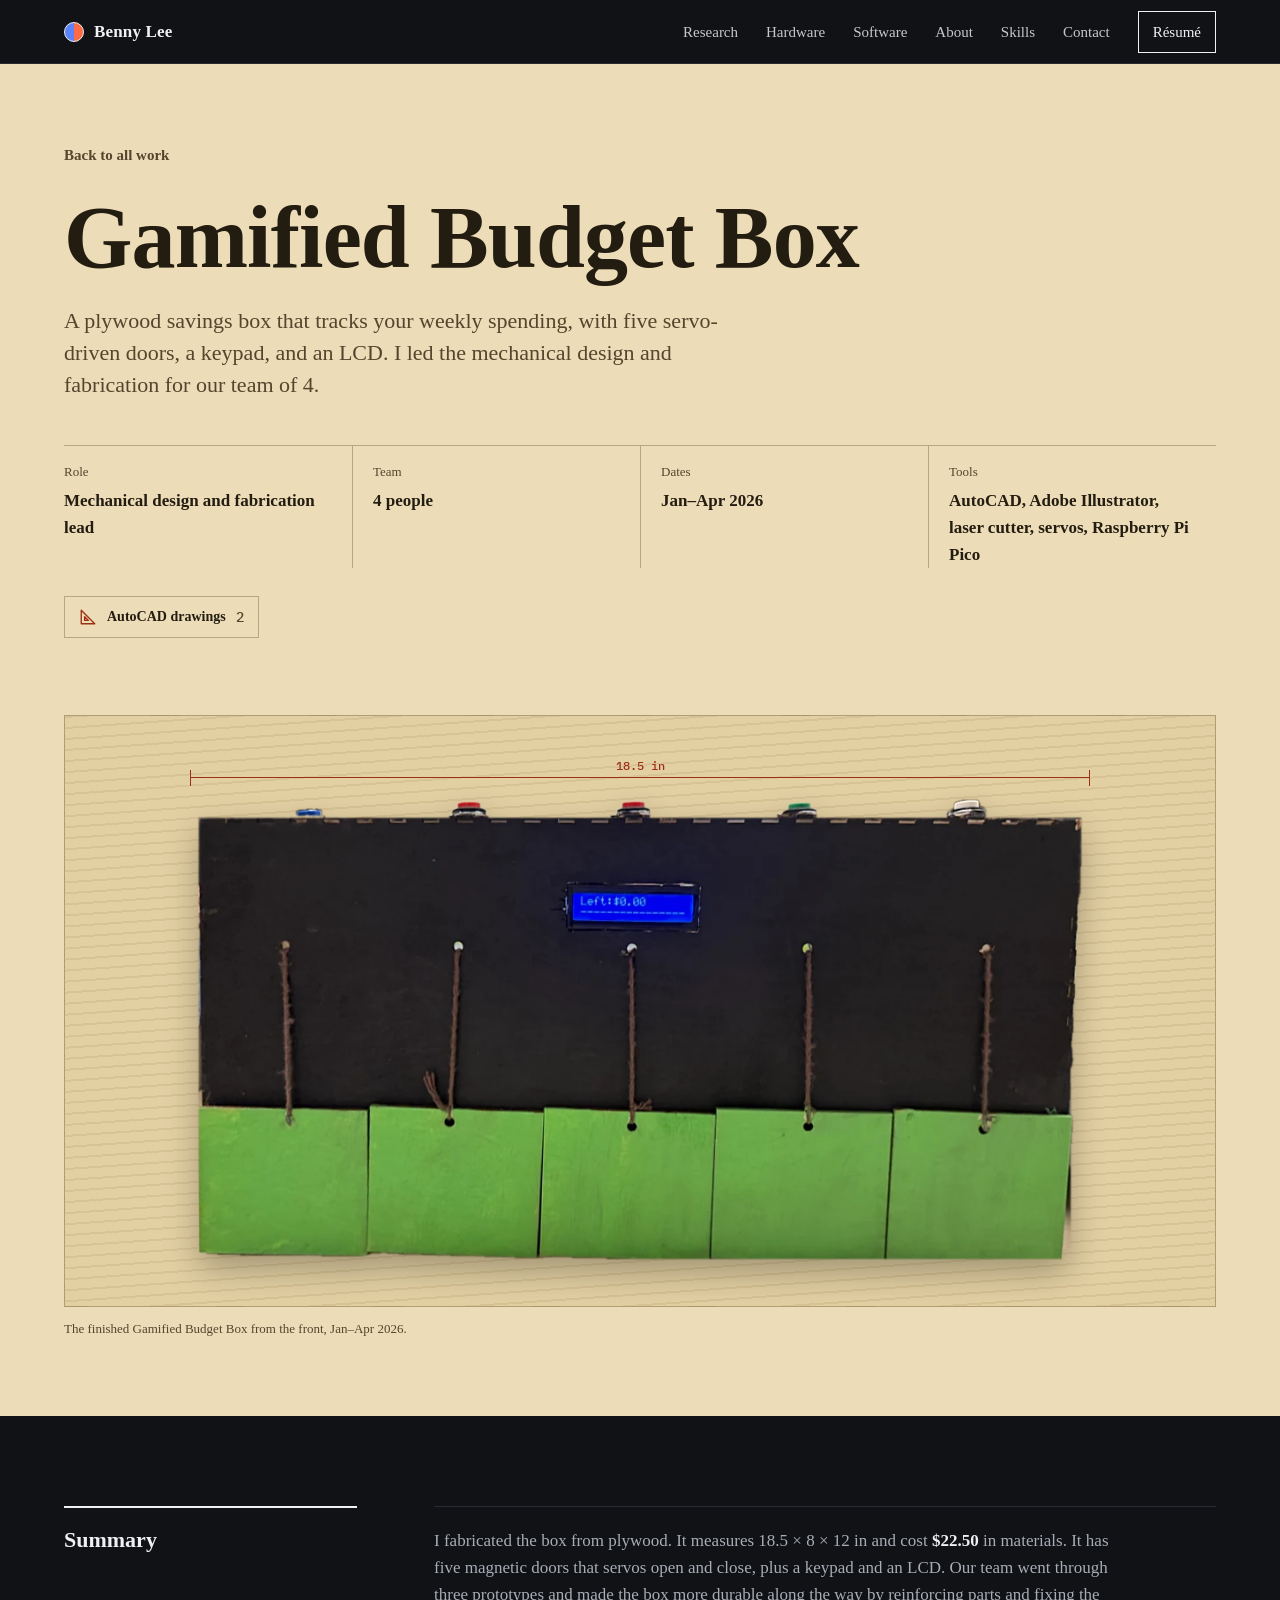
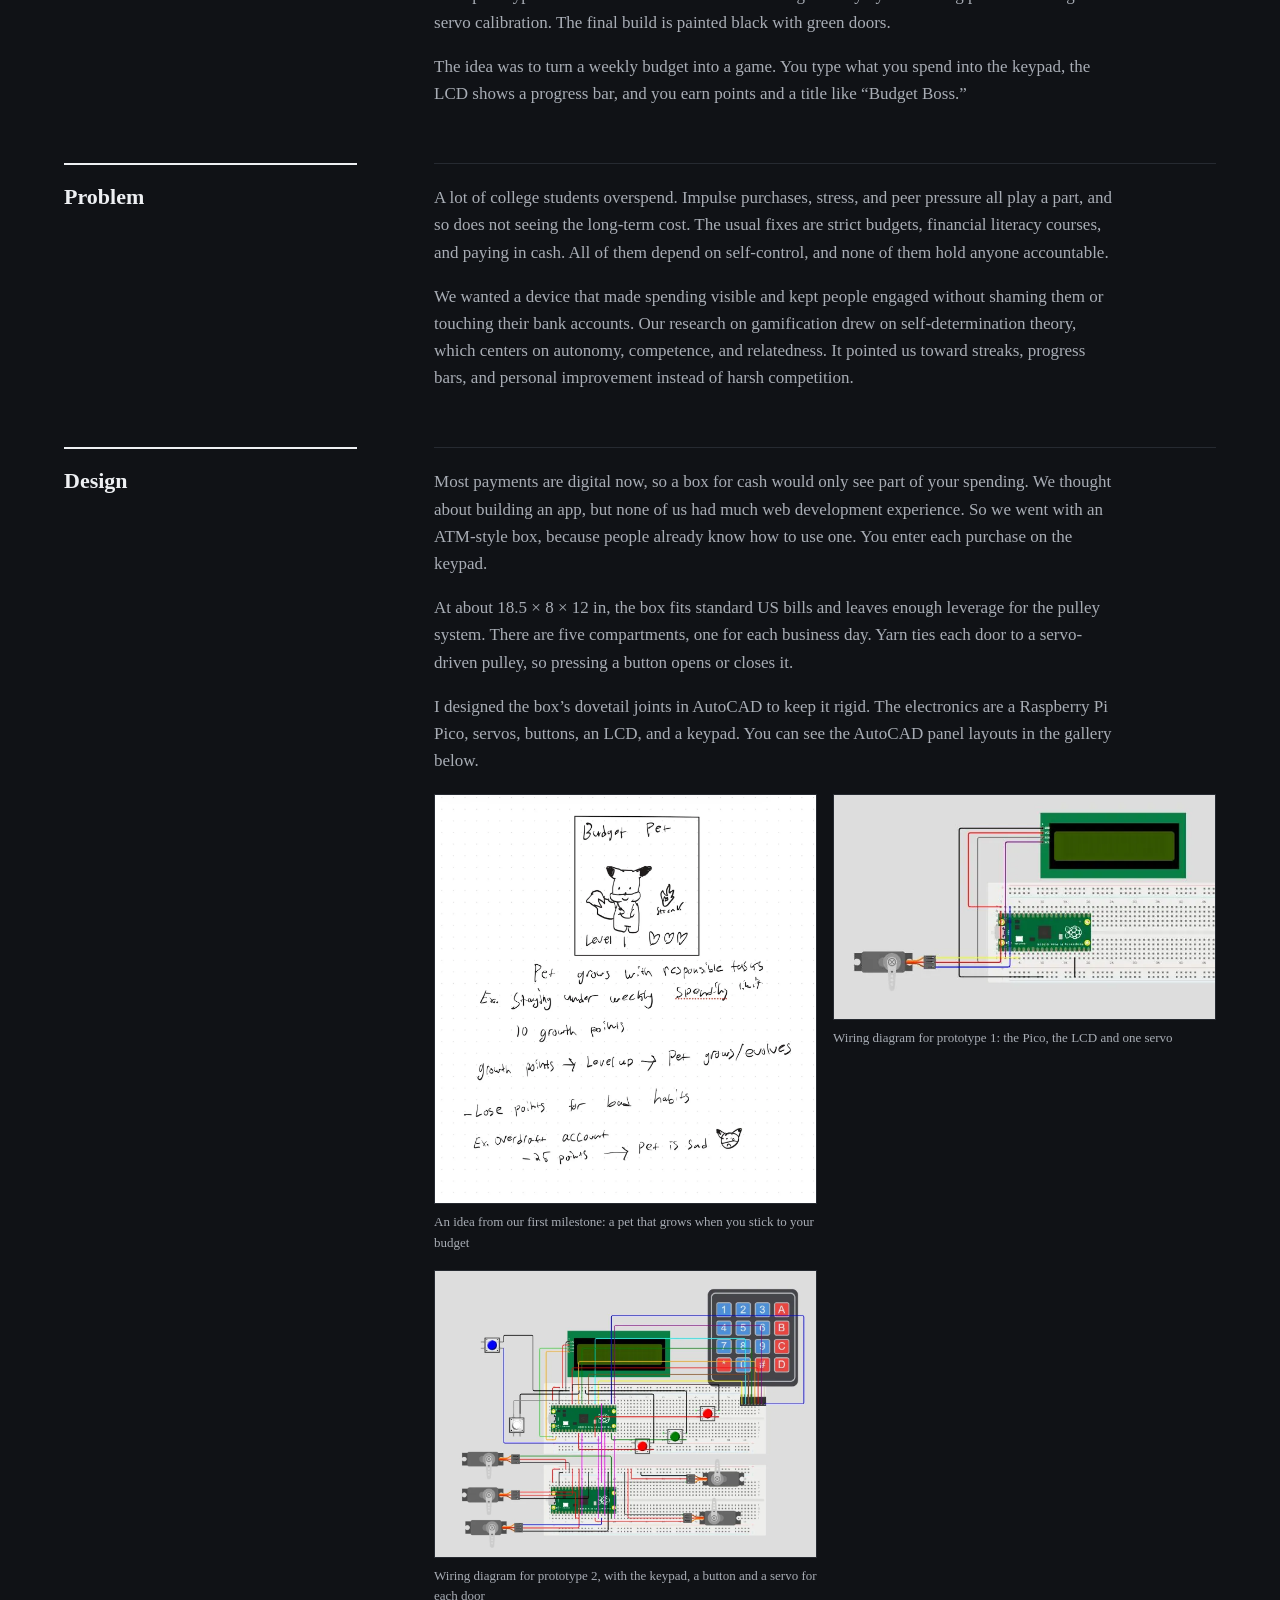
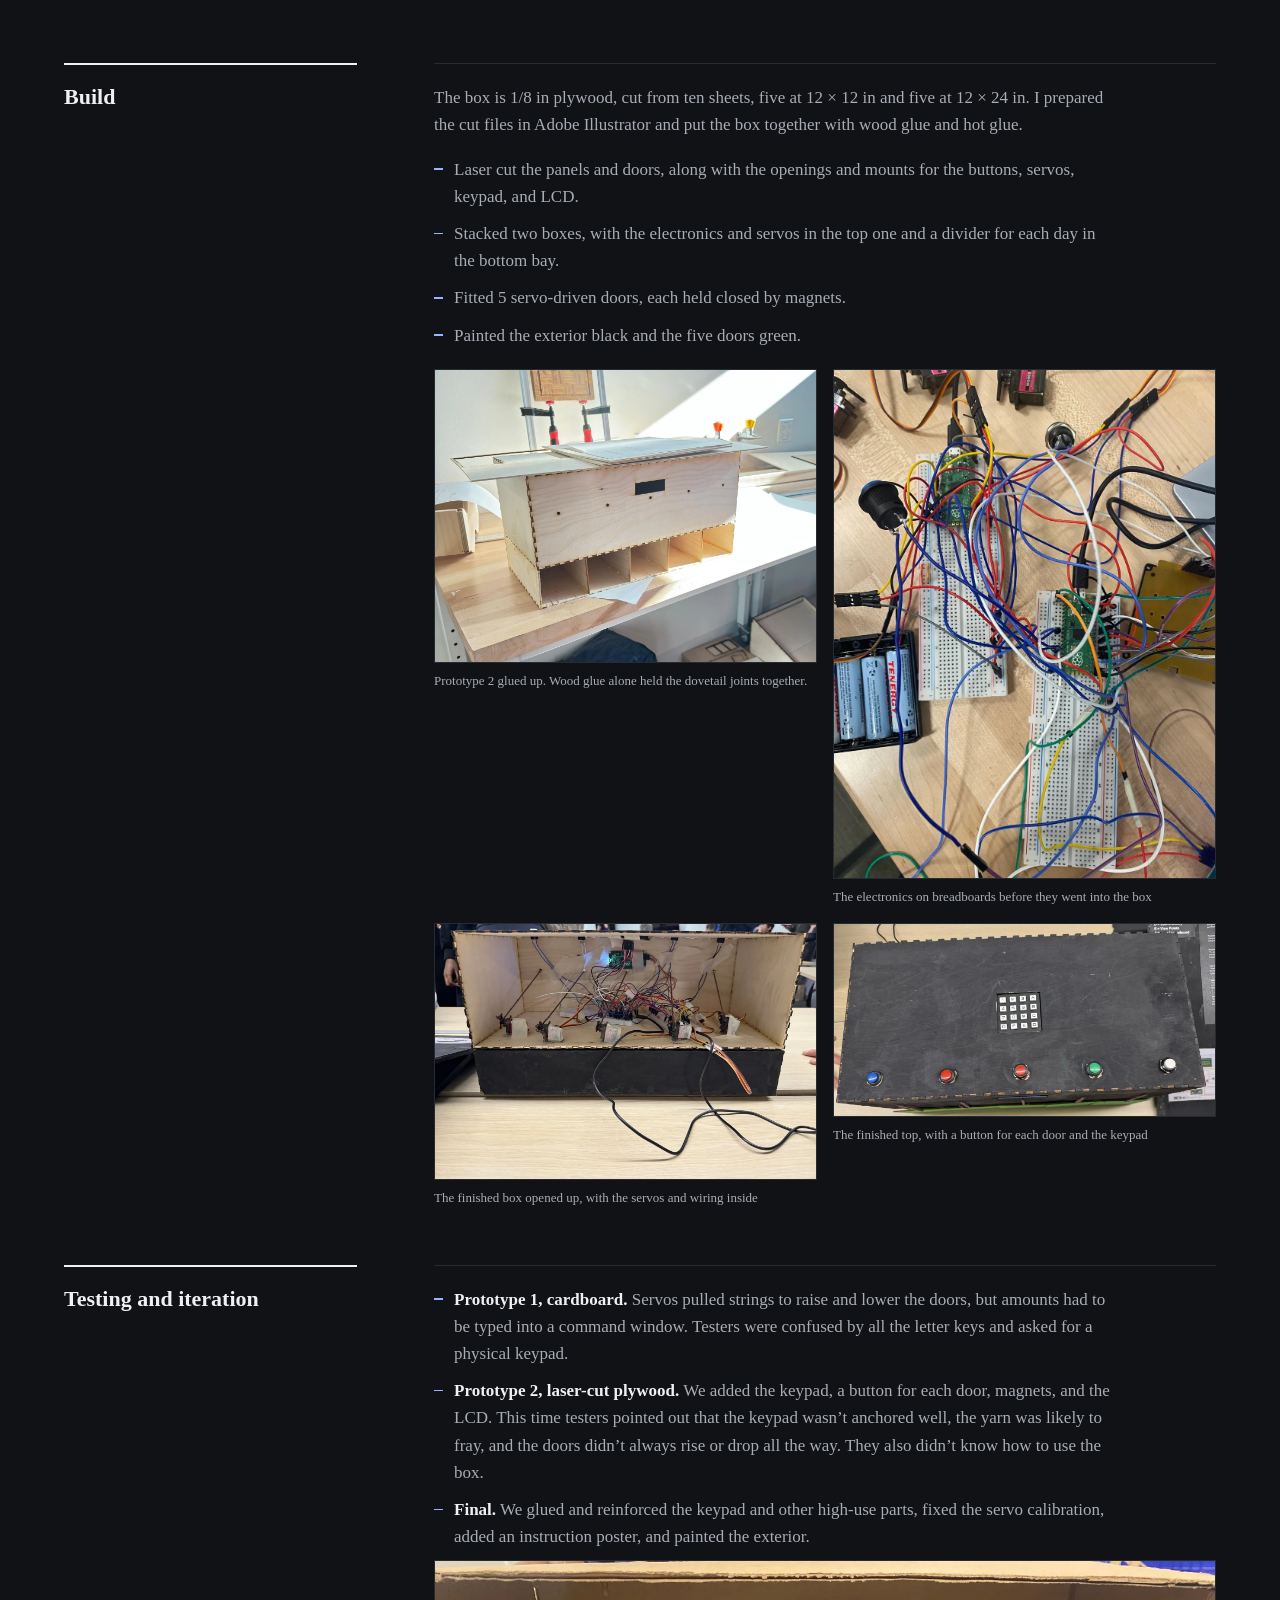
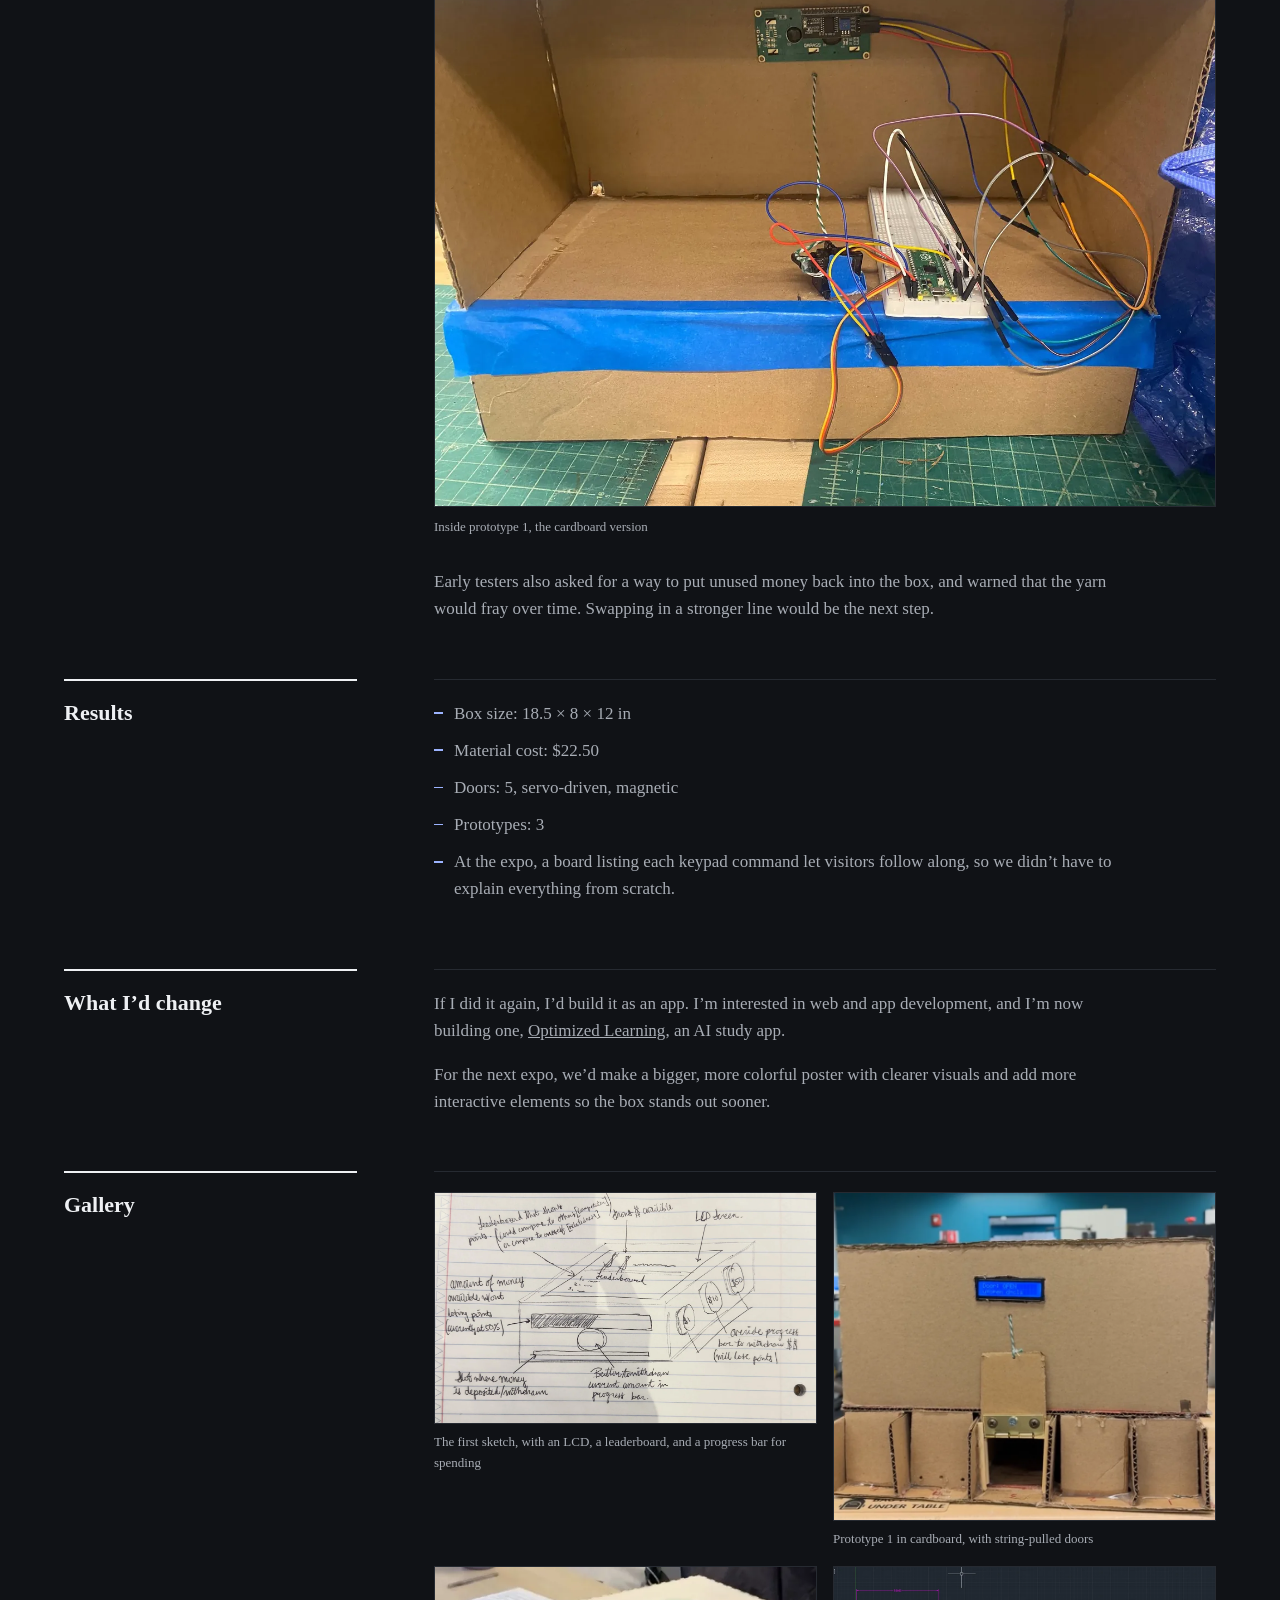
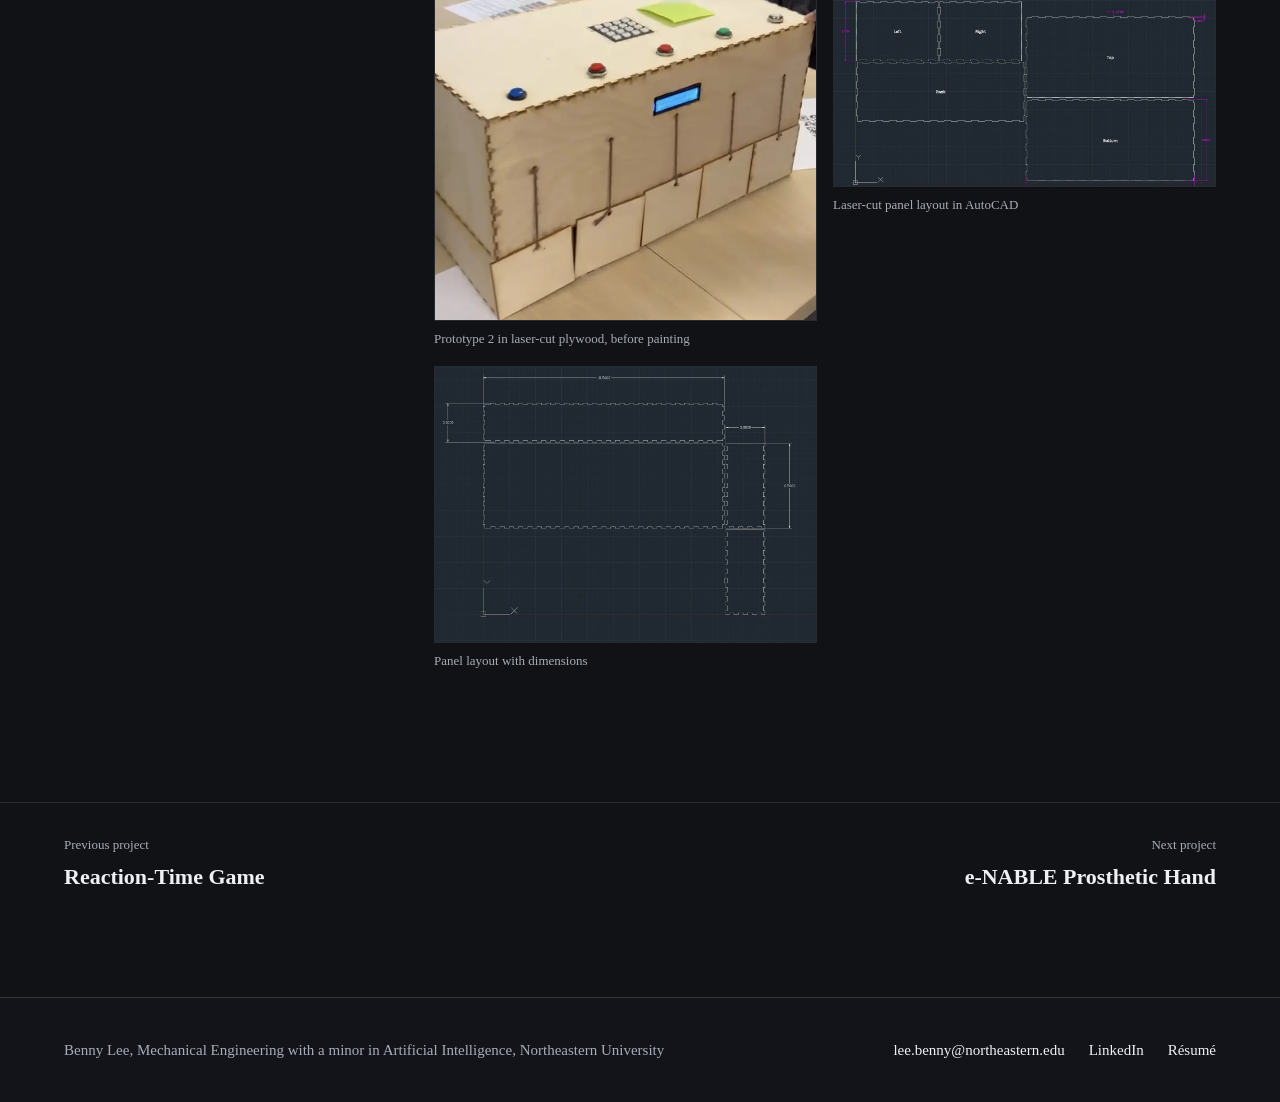
<file: projects/budget-box.html>
<!doctype html>
<html lang="en" data-panels="material">
<head>
  <meta charset="utf-8">
  <meta name="viewport" content="width=device-width, initial-scale=1">
  <title>Gamified Budget Box | Benny Lee</title>
  <meta name="description" content="The Gamified Budget Box is a laser-cut plywood savings box with five servo-driven doors, a keypad, and an LCD, built by a team of four.">
  <meta property="og:type" content="article">
  <meta property="og:title" content="Gamified Budget Box | Benny Lee">
  <meta property="og:description" content="The Gamified Budget Box is a laser-cut plywood savings box with five servo-driven doors, a keypad, and an LCD, built by a team of four.">
  <meta property="og:url" content="https://bennylee.me/projects/budget-box.html">
  <meta property="og:image" content="https://bennylee.me/assets/og-card.png">
  <meta property="og:image:width" content="1200">
  <meta property="og:image:height" content="630">
  <meta property="og:image:alt" content="Benny Lee, above two overlapping circles, Hardware in blue and Software in coral, each listing skills, with the line Mechanical Engineering, Minor in Artificial Intelligence, Northeastern University">
  <meta name="twitter:card" content="summary_large_image">
  <meta name="theme-color" content="#101216">
  <link rel="icon" href="../favicon.svg" type="image/svg+xml">
  <link rel="preconnect" href="https://fonts.googleapis.com">
  <link rel="preconnect" href="https://fonts.gstatic.com" crossorigin>
  <link rel="stylesheet" href="https://fonts.googleapis.com/css2?family=Tinos:wght@400;700&family=IBM+Plex+Mono:wght@400;500&display=swap">
  <link rel="stylesheet" href="../css/style.css">
  <script src="../js/main.js" defer></script>
</head>
<body>
  <a class="skip-link" href="#main">Skip to content</a>

  <header class="nav" data-nav>
    <a class="nav-name" href="../index.html">Benny Lee</a>
    <button class="nav-toggle" type="button" aria-expanded="false" aria-controls="nav-links" data-nav-toggle>Menu</button>
    <nav class="nav-links" id="nav-links" aria-label="Main">
      <a href="../index.html#research">Research</a>
      <a href="../index.html#hardware">Hardware</a>
      <a href="../index.html#software">Software</a>
      <a href="../index.html#about">About</a>
      <a href="../index.html#skills">Skills</a>
      <a href="../index.html#contact">Contact</a>
      <a class="nav-resume" href="../assets/Benny-Lee-Resume.pdf" target="_blank" rel="noopener">Résumé</a>
    </nav>
  </header>

  <main id="main">
    <header class="cs-hero t-budget side-hw">
      <div class="cs-hero-inner">
        <a class="cs-back" href="../index.html#work">Back to all work</a>
        <h1 class="cs-title">Gamified Budget Box</h1>
        <p class="cs-lede">A plywood savings box that tracks your weekly spending, with five servo-driven doors, a keypad, and an LCD. I led the mechanical design and fabrication for our team of 4.</p>
        <dl class="cs-facts">
          <div><dt>Role</dt><dd>Mechanical design and fabrication lead</dd></div>
          <div><dt>Team</dt><dd>4 people</dd></div>
          <div><dt>Dates</dt><dd>Jan–Apr 2026</dd></div>
          <div><dt>Tools</dt><dd>AutoCAD, Adobe Illustrator, laser cutter, servos, Raspberry Pi Pico</dd></div>
        </dl>
        <a class="cad-btn" href="#gallery" data-cad-open="cad-budget"><svg viewBox="0 0 24 24" fill="none" stroke="currentColor" stroke-width="1.8" stroke-linejoin="round" aria-hidden="true"><path d="M3 21V3l18 18z"/><path d="M7.5 16.5v-5l5 5z"/></svg> AutoCAD drawings <span>2</span></a>
      </div>
    </header>

    <div class="cs-stage-wrap t-budget side-hw">
      <figure class="panel-media">
        <div class="stage stage-budget">
                <div class="dimbox" data-w="18.5 in">
                  <img src="../assets/budget-box/front.webp" width="1020" height="544" alt="Front of the finished Gamified Budget Box: black-painted plywood with an LCD reading Left: $0.00, five buttons along the top, and five green doors on strings">
                </div>
              </div>
        <figcaption>The finished Gamified Budget Box from the front, Jan–Apr 2026.</figcaption>
      </figure>
    </div>

    <div class="cs-body">
      <section class="cs-section">
        <h2>Summary</h2>
        <div>
          <p>I fabricated the box from plywood. It measures 18.5 × 8 × 12 in and cost <strong>$22.50</strong> in materials. It has five magnetic doors that servos open and close, plus a keypad and an LCD. Our team went through three prototypes and made the box more durable along the way by reinforcing parts and fixing the servo calibration. The final build is painted black with green doors.</p>
          <p>The idea was to turn a weekly budget into a game. You type what you spend into the keypad, the LCD shows a progress bar, and you earn points and a title like “Budget Boss.”</p>
        </div>
      </section>
      <section class="cs-section">
        <h2>Problem</h2>
        <div>
          <p>A lot of college students overspend. Impulse purchases, stress, and peer pressure all play a part, and so does not seeing the long-term cost. The usual fixes are strict budgets, financial literacy courses, and paying in cash. All of them depend on self-control, and none of them hold anyone accountable.</p>
          <p>We wanted a device that made spending visible and kept people engaged without shaming them or touching their bank accounts. Our research on gamification drew on self-determination theory, which centers on autonomy, competence, and relatedness. It pointed us toward streaks, progress bars, and personal improvement instead of harsh competition.</p>
        </div>
      </section>
      <section class="cs-section">
        <h2>Design</h2>
        <div>
          <p>Most payments are digital now, so a box for cash would only see part of your spending. We thought about building an app, but none of us had much web development experience. So we went with an ATM-style box, because people already know how to use one. You enter each purchase on the keypad.</p>
          <p>At about 18.5 × 8 × 12 in, the box fits standard US bills and leaves enough leverage for the pulley system. There are five compartments, one for each business day. Yarn ties each door to a servo-driven pulley, so pressing a button opens or closes it.</p>
          <p>I designed the box’s dovetail joints in AutoCAD to keep it rigid. The electronics are a Raspberry Pi Pico, servos, buttons, an LCD, and a keypad. You can see the AutoCAD panel layouts in the gallery below.</p>
          <div class="cs-gallery">
            <figure><a href="../assets/budget-box/concept-pet.webp"><img src="../assets/budget-box/concept-pet.webp" width="1400" height="1499" loading="lazy" alt="Hand-drawn concept of a Budget Pet that levels up when you stay under your weekly spending limit and loses points for bad habits like an overdraft"></a><figcaption>An idea from our first milestone: a pet that grows when you stick to your budget</figcaption></figure>
            <figure><a href="../assets/budget-box/wiring-diagram-m2.webp"><img src="../assets/budget-box/wiring-diagram-m2.webp" width="631" height="371" loading="lazy" alt="Wiring diagram of a Raspberry Pi Pico on a breadboard connected to an LCD and one servo"></a><figcaption>Wiring diagram for prototype 1: the Pico, the LCD and one servo</figcaption></figure>
            <figure><a href="../assets/budget-box/wiring-diagram-m3.webp"><img src="../assets/budget-box/wiring-diagram-m3.webp" width="1201" height="901" loading="lazy" alt="Wiring diagram of two Raspberry Pi Picos on breadboards connected to an LCD, a 16-key keypad, five buttons and five servos"></a><figcaption>Wiring diagram for prototype 2, with the keypad, a button and a servo for each door</figcaption></figure>
          </div>
        </div>
      </section>
      <section class="cs-section">
        <h2>Build</h2>
        <div>
          <p>The box is 1/8 in plywood, cut from ten sheets, five at 12 × 12 in and five at 12 × 24 in. I prepared the cut files in Adobe Illustrator and put the box together with wood glue and hot glue.</p>
          <ul>
            <li>Laser cut the panels and doors, along with the openings and mounts for the buttons, servos, keypad, and LCD.</li>
            <li>Stacked two boxes, with the electronics and servos in the top one and a divider for each day in the bottom bay.</li>
            <li>Fitted 5 servo-driven doors, each held closed by magnets.</li>
            <li>Painted the exterior black and the five doors green.</li>
          </ul>
          <div class="cs-gallery">
            <figure><a href="../assets/budget-box/glue-up.webp"><img src="../assets/budget-box/glue-up.webp" width="1400" height="1072" loading="lazy" alt="The unpainted laser-cut plywood box on a workbench, with five open compartments along the bottom"></a><figcaption>Prototype 2 glued up. Wood glue alone held the dovetail joints together.</figcaption></figure>
            <figure><a href="../assets/budget-box/breadboards.webp"><img src="../assets/budget-box/breadboards.webp" width="1000" height="1333" loading="lazy" alt="Two breadboards with Raspberry Pi Picos, a battery pack, and a tangle of jumper wires and servo leads"></a><figcaption>The electronics on breadboards before they went into the box</figcaption></figure>
            <figure><a href="../assets/budget-box/inside-wiring.webp"><img src="../assets/budget-box/inside-wiring.webp" width="1400" height="935" loading="lazy" alt="The painted box opened from the back, showing the servos and the wiring inside"></a><figcaption>The finished box opened up, with the servos and wiring inside</figcaption></figure>
            <figure><a href="../assets/budget-box/top-keypad.webp"><img src="../assets/budget-box/top-keypad.webp" width="1400" height="703" loading="lazy" alt="Top of the painted box: a keypad and five colored buttons on black plywood"></a><figcaption>The finished top, with a button for each door and the keypad</figcaption></figure>
          </div>
        </div>
      </section>
      <section class="cs-section">
        <h2>Testing and iteration</h2>
        <div>
          <ul>
            <li><strong>Prototype 1, cardboard.</strong> Servos pulled strings to raise and lower the doors, but amounts had to be typed into a command window. Testers were confused by all the letter keys and asked for a physical keypad.</li>
            <li><strong>Prototype 2, laser-cut plywood.</strong> We added the keypad, a button for each door, magnets, and the LCD. This time testers pointed out that the keypad wasn’t anchored well, the yarn was likely to fray, and the doors didn’t always rise or drop all the way. They also didn’t know how to use the box.</li>
            <li><strong>Final.</strong> We glued and reinforced the keypad and other high-use parts, fixed the servo calibration, added an instruction poster, and painted the exterior.</li>
          </ul>
          <figure class="cs-fig"><a href="../assets/budget-box/prototype1-wiring.webp"><img src="../assets/budget-box/prototype1-wiring.webp" width="1400" height="977" loading="lazy" alt="Inside the cardboard prototype: an LCD on the back wall, and a breadboard with a Pico and a servo wired with jumper wires"></a><figcaption>Inside prototype 1, the cardboard version</figcaption></figure>
          <p>Early testers also asked for a way to put unused money back into the box, and warned that the yarn would fray over time. Swapping in a stronger line would be the next step.</p>
        </div>
      </section>
      <section class="cs-section">
        <h2>Results</h2>
        <div>
          <ul>
            <li>Box size: 18.5 × 8 × 12 in</li>
            <li>Material cost: $22.50</li>
            <li>Doors: 5, servo-driven, magnetic</li>
            <li>Prototypes: 3</li>
            <li>At the expo, a board listing each keypad command let visitors follow along, so we didn’t have to explain everything from scratch.</li>
          </ul>
        </div>
      </section>
      <section class="cs-section">
        <h2>What I’d change</h2>
        <div>
          <p>If I did it again, I’d build it as an app. I’m interested in web and app development, and I’m now building one, <a href="optimized-learning.html">Optimized Learning</a>, an AI study app.</p>
          <p>For the next expo, we’d make a bigger, more colorful poster with clearer visuals and add more interactive elements so the box stands out sooner.</p>
        </div>
      </section>
      <section class="cs-section">
        <h2 id="gallery">Gallery</h2>
        <div>
          <div class="cs-gallery">
            <figure><img src="../assets/budget-box/sketch.webp" width="1400" height="844" loading="lazy" alt="Hand-drawn sketch of the box with an LCD, a leaderboard, and a progress bar for money spent"><figcaption>The first sketch, with an LCD, a leaderboard, and a progress bar for spending</figcaption></figure>
            <figure><img src="../assets/budget-box/prototype-m2.webp" width="828" height="710" loading="lazy" alt="Cardboard prototype of the box with an LCD and servo-pulled doors above five open compartments"><figcaption>Prototype 1 in cardboard, with string-pulled doors</figcaption></figure>
            <figure><img src="../assets/budget-box/prototype-m3.webp" width="718" height="666" loading="lazy" alt="Prototype 2: the unpainted laser-cut plywood box with a keypad and buttons on top, an LCD, and five string-pulled doors"><figcaption>Prototype 2 in laser-cut plywood, before painting</figcaption></figure>
            <figure><img src="../assets/budget-box/cad-panels.webp" width="1400" height="804" loading="lazy" alt="AutoCAD layout of the laser-cut panels with interlocking edges, labeled left, right, top, back, and bottom"><figcaption>Laser-cut panel layout in AutoCAD</figcaption></figure>
            <figure><img src="../assets/budget-box/cad-dimensions.webp" width="1400" height="1011" loading="lazy" alt="AutoCAD drawing of the panel layout with overall dimensions"><figcaption>Panel layout with dimensions</figcaption></figure>
          </div>
        </div>
      </section>
    </div>

    <nav class="cs-next" aria-label="More projects">
      <a href="reaction-game.html"><span>Previous project</span><strong>Reaction-Time Game</strong></a>
      <a href="enable-hand.html"><span>Next project</span><strong>e-NABLE Prosthetic Hand</strong></a>
    </nav>

    <dialog class="cad" id="cad-budget" aria-labelledby="cad-budget-title">
      <div class="cad-head">
        <div><h2 id="cad-budget-title">Gamified Budget Box: AutoCAD drawings</h2><p>Laser-cut panel layouts</p></div>
        <button class="cad-x" type="button" data-cad-close>Close</button>
      </div>
      <div class="cad-stage">
        <figure class="cad-slide is-active"><img src="../assets/budget-box/cad-panels.webp" width="1400" height="804" loading="lazy" alt="AutoCAD layout of the laser-cut panels with interlocking edges, labeled left, right, top, back, and bottom"><figcaption>Panel layout for the laser cutter: left, right, top, back, and bottom</figcaption></figure>
        <figure class="cad-slide"><img src="../assets/budget-box/cad-dimensions.webp" width="1400" height="1011" loading="lazy" alt="AutoCAD drawing of the panel layout with overall dimensions"><figcaption>Panel layout with overall dimensions</figcaption></figure>
      </div>
      <div class="cad-nav"><button type="button" data-cad-prev>Previous</button><span class="cad-count">1 / 2</span><button type="button" data-cad-next>Next</button></div>
    </dialog>
  </main>

  <footer class="footer">
    <p>Benny Lee, Mechanical Engineering with a minor in Artificial Intelligence, Northeastern University</p>
    <nav aria-label="Footer">
      <a href="mailto:lee.benny@northeastern.edu">lee.benny@northeastern.edu</a>
      <a href="https://www.linkedin.com/in/bennylee-" target="_blank" rel="noopener">LinkedIn</a>
      <a href="../assets/Benny-Lee-Resume.pdf" target="_blank" rel="noopener">Résumé</a>
    </nav>
  </footer>
</body>
</html>
</file>
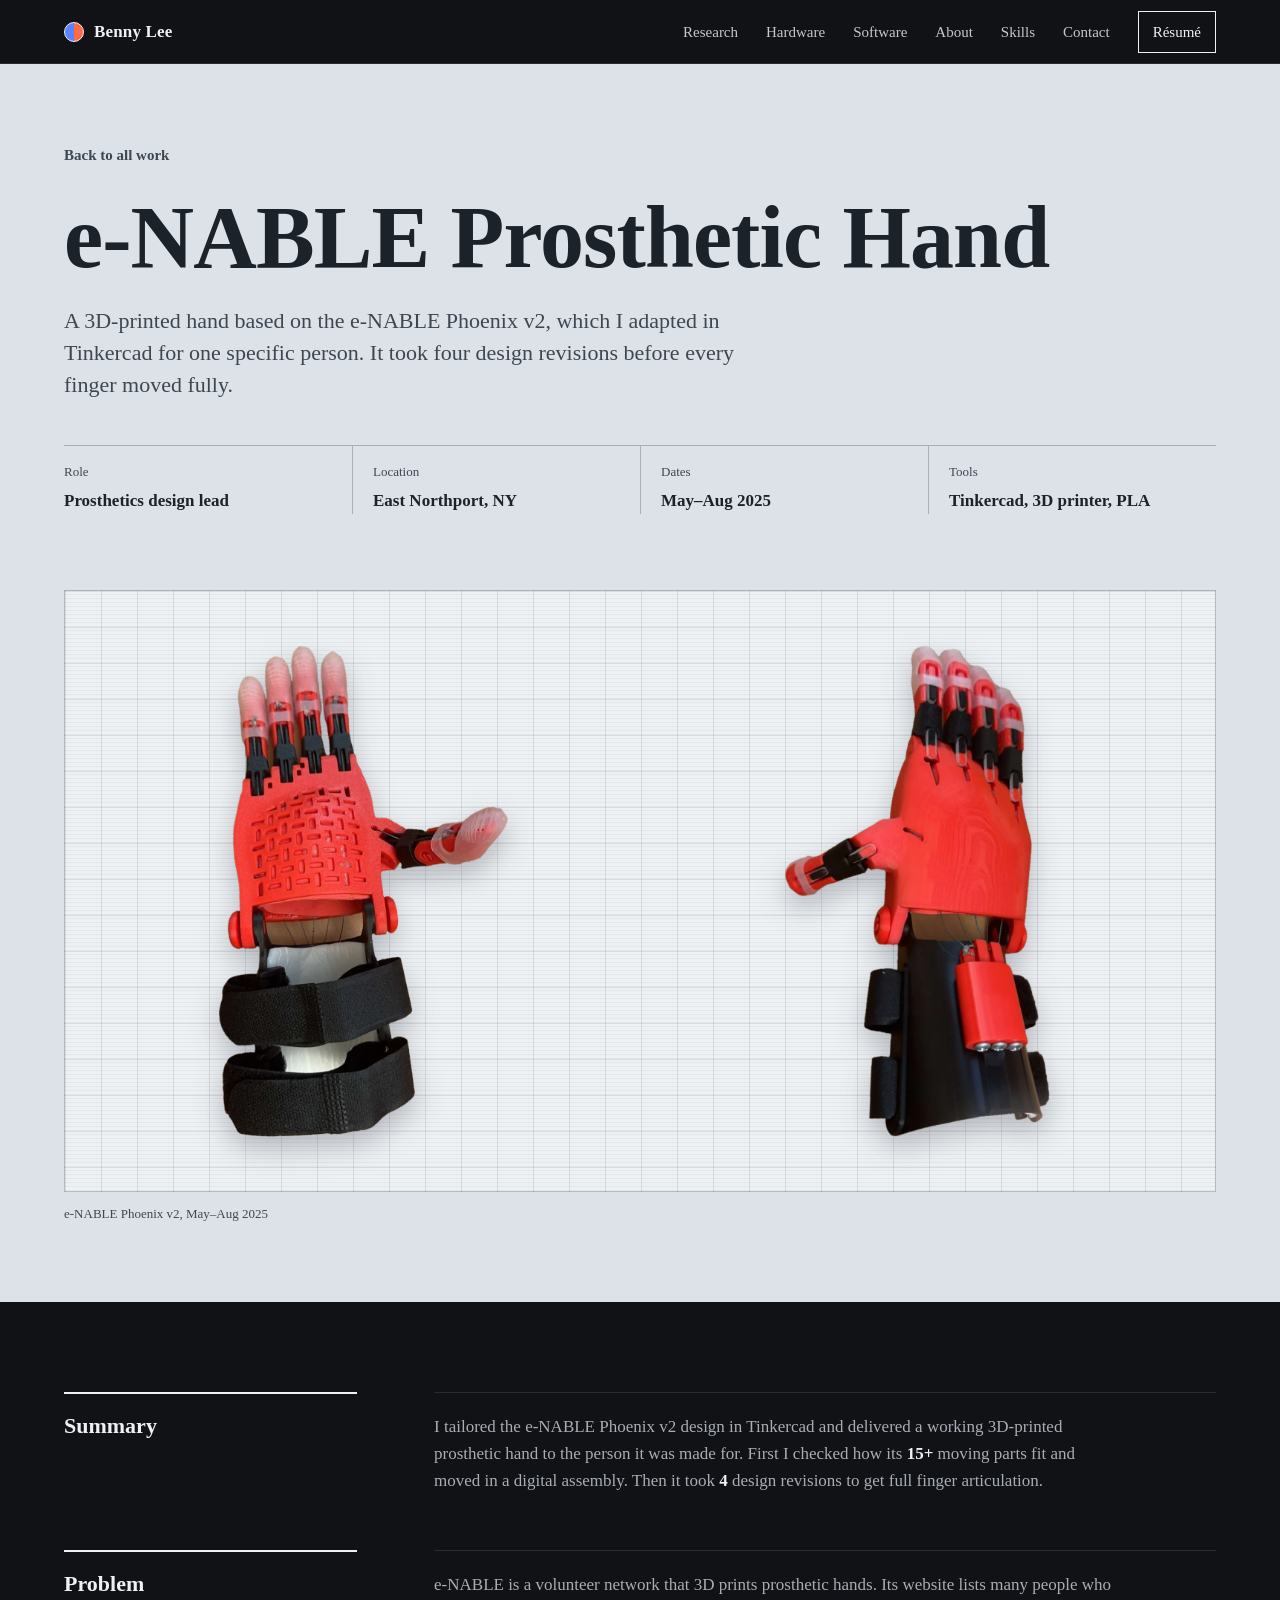
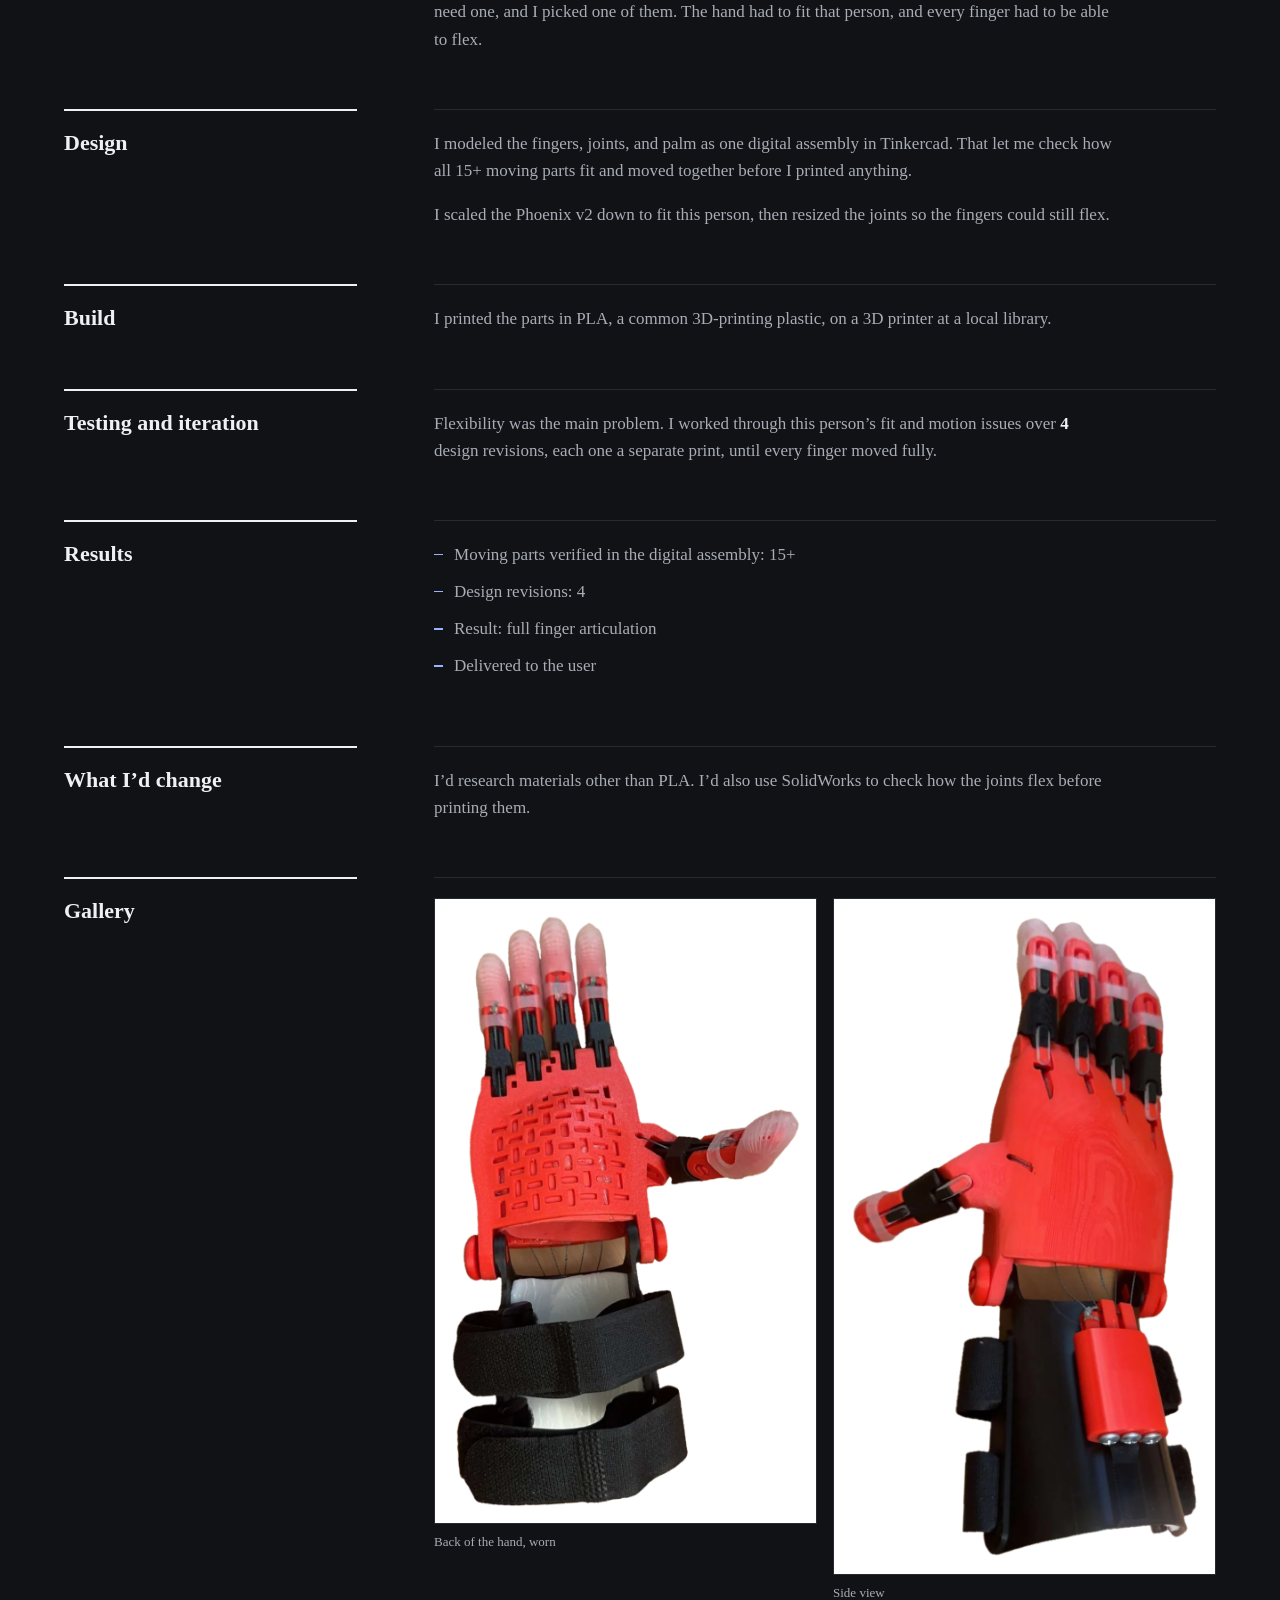
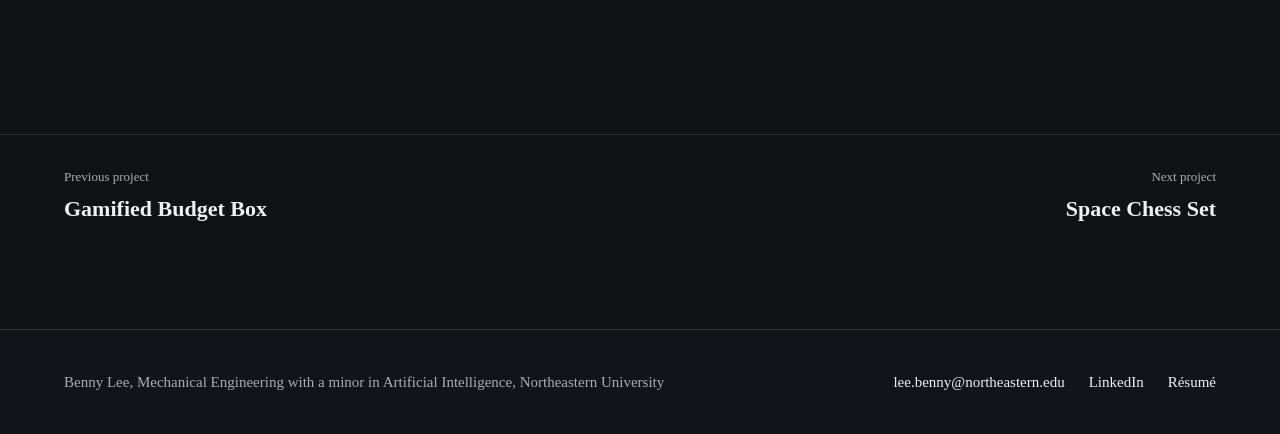
<file: projects/enable-hand.html>
<!doctype html>
<html lang="en" data-panels="material">
<head>
  <meta charset="utf-8">
  <meta name="viewport" content="width=device-width, initial-scale=1">
  <title>e-NABLE Prosthetic Hand | Benny Lee</title>
  <meta name="description" content="A 3D-printed prosthetic hand based on the e-NABLE Phoenix v2, tailored in Tinkercad for one specific user over four design revisions.">
  <meta property="og:type" content="article">
  <meta property="og:title" content="e-NABLE Prosthetic Hand | Benny Lee">
  <meta property="og:description" content="A 3D-printed prosthetic hand based on the e-NABLE Phoenix v2, tailored in Tinkercad for one specific user over four design revisions.">
  <meta property="og:url" content="https://bennylee.me/projects/enable-hand.html">
  <meta property="og:image" content="https://bennylee.me/assets/og-card.png">
  <meta property="og:image:width" content="1200">
  <meta property="og:image:height" content="630">
  <meta property="og:image:alt" content="Benny Lee, above two overlapping circles, Hardware in blue and Software in coral, each listing skills, with the line Mechanical Engineering, Minor in Artificial Intelligence, Northeastern University">
  <meta name="twitter:card" content="summary_large_image">
  <meta name="theme-color" content="#101216">
  <link rel="icon" href="../favicon.svg" type="image/svg+xml">
  <link rel="preconnect" href="https://fonts.googleapis.com">
  <link rel="preconnect" href="https://fonts.gstatic.com" crossorigin>
  <link rel="stylesheet" href="https://fonts.googleapis.com/css2?family=Tinos:wght@400;700&family=IBM+Plex+Mono:wght@400;500&display=swap">
  <link rel="stylesheet" href="../css/style.css">
  <script src="../js/main.js" defer></script>
</head>
<body>
  <a class="skip-link" href="#main">Skip to content</a>

  <header class="nav" data-nav>
    <a class="nav-name" href="../index.html">Benny Lee</a>
    <button class="nav-toggle" type="button" aria-expanded="false" aria-controls="nav-links" data-nav-toggle>Menu</button>
    <nav class="nav-links" id="nav-links" aria-label="Main">
      <a href="../index.html#research">Research</a>
      <a href="../index.html#hardware">Hardware</a>
      <a href="../index.html#software">Software</a>
      <a href="../index.html#about">About</a>
      <a href="../index.html#skills">Skills</a>
      <a href="../index.html#contact">Contact</a>
      <a class="nav-resume" href="../assets/Benny-Lee-Resume.pdf" target="_blank" rel="noopener">Résumé</a>
    </nav>
  </header>

  <main id="main">
    <header class="cs-hero t-hand side-hw">
      <div class="cs-hero-inner">
        <a class="cs-back" href="../index.html#work">Back to all work</a>
        <h1 class="cs-title">e-NABLE Prosthetic Hand</h1>
        <p class="cs-lede">A 3D-printed hand based on the e-NABLE Phoenix v2, which I adapted in Tinkercad for one specific person. It took four design revisions before every finger moved fully.</p>
        <dl class="cs-facts">
          <div><dt>Role</dt><dd>Prosthetics design lead</dd></div>
          <div><dt>Location</dt><dd>East Northport, NY</dd></div>
          <div><dt>Dates</dt><dd>May–Aug 2025</dd></div>
          <div><dt>Tools</dt><dd>Tinkercad, 3D printer, PLA</dd></div>
        </dl>
      </div>
    </header>

    <div class="cs-stage-wrap t-hand side-hw">
      <figure class="panel-media">
        <div class="stage stage-hand">
                <img src="../assets/enable-hand/palm.webp" width="855" height="1400" alt="The red 3D-printed prosthetic hand worn on a forearm, seen from the back with black Velcro straps and all four fingers extended">
                <img src="../assets/enable-hand/side.webp" width="790" height="1400" alt="The same prosthetic hand seen from the side, showing the printed palm, the thumb, and the wrist strap">
              </div>
        <figcaption>e-NABLE Phoenix v2, May–Aug 2025</figcaption>
      </figure>
    </div>

    <div class="cs-body">
      <section class="cs-section">
        <h2>Summary</h2>
        <div>
          <p>I tailored the e-NABLE Phoenix v2 design in Tinkercad and delivered a working 3D-printed prosthetic hand to the person it was made for. First I checked how its <strong>15+</strong> moving parts fit and moved in a digital assembly. Then it took <strong>4</strong> design revisions to get full finger articulation.</p>
        </div>
      </section>
      <section class="cs-section">
        <h2>Problem</h2>
        <div>
          <p>e-NABLE is a volunteer network that 3D prints prosthetic hands. Its website lists many people who need one, and I picked one of them. The hand had to fit that person, and every finger had to be able to flex.</p>
        </div>
      </section>
      <section class="cs-section">
        <h2>Design</h2>
        <div>
          <p>I modeled the fingers, joints, and palm as one digital assembly in Tinkercad. That let me check how all 15+ moving parts fit and moved together before I printed anything.</p>
          <p>I scaled the Phoenix v2 down to fit this person, then resized the joints so the fingers could still flex.</p>
        </div>
      </section>
      <section class="cs-section">
        <h2>Build</h2>
        <div>
          <p>I printed the parts in PLA, a common 3D-printing plastic, on a 3D printer at a local library.</p>
        </div>
      </section>
      <section class="cs-section">
        <h2>Testing and iteration</h2>
        <div>
          <p>Flexibility was the main problem. I worked through this person’s fit and motion issues over <strong>4</strong> design revisions, each one a separate print, until every finger moved fully.</p>
        </div>
      </section>
      <section class="cs-section">
        <h2>Results</h2>
        <div>
          <ul>
            <li>Moving parts verified in the digital assembly: 15+</li>
            <li>Design revisions: 4</li>
            <li>Result: full finger articulation</li>
            <li>Delivered to the user</li>
          </ul>
        </div>
      </section>
      <section class="cs-section">
        <h2>What I’d change</h2>
        <div>
          <p>I’d research materials other than PLA. I’d also use SolidWorks to check how the joints flex before printing them.</p>
        </div>
      </section>
      <section class="cs-section">
        <h2 id="gallery">Gallery</h2>
        <div>
          <div class="cs-gallery">
            <figure><img src="../assets/enable-hand/palm.webp" width="855" height="1400" loading="lazy" alt="The red 3D-printed hand worn on a forearm, seen from the back with black Velcro straps"><figcaption>Back of the hand, worn</figcaption></figure>
            <figure><img src="../assets/enable-hand/side.webp" width="790" height="1400" loading="lazy" alt="The same hand seen from the side, showing the thumb and wrist strap"><figcaption>Side view</figcaption></figure>
          </div>
        </div>
      </section>
    </div>

    <nav class="cs-next" aria-label="More projects">
      <a href="budget-box.html"><span>Previous project</span><strong>Gamified Budget Box</strong></a>
      <a href="space-chess.html"><span>Next project</span><strong>Space Chess Set</strong></a>
    </nav>

  </main>

  <footer class="footer">
    <p>Benny Lee, Mechanical Engineering with a minor in Artificial Intelligence, Northeastern University</p>
    <nav aria-label="Footer">
      <a href="mailto:lee.benny@northeastern.edu">lee.benny@northeastern.edu</a>
      <a href="https://www.linkedin.com/in/bennylee-" target="_blank" rel="noopener">LinkedIn</a>
      <a href="../assets/Benny-Lee-Resume.pdf" target="_blank" rel="noopener">Résumé</a>
    </nav>
  </footer>
</body>
</html>
</file>
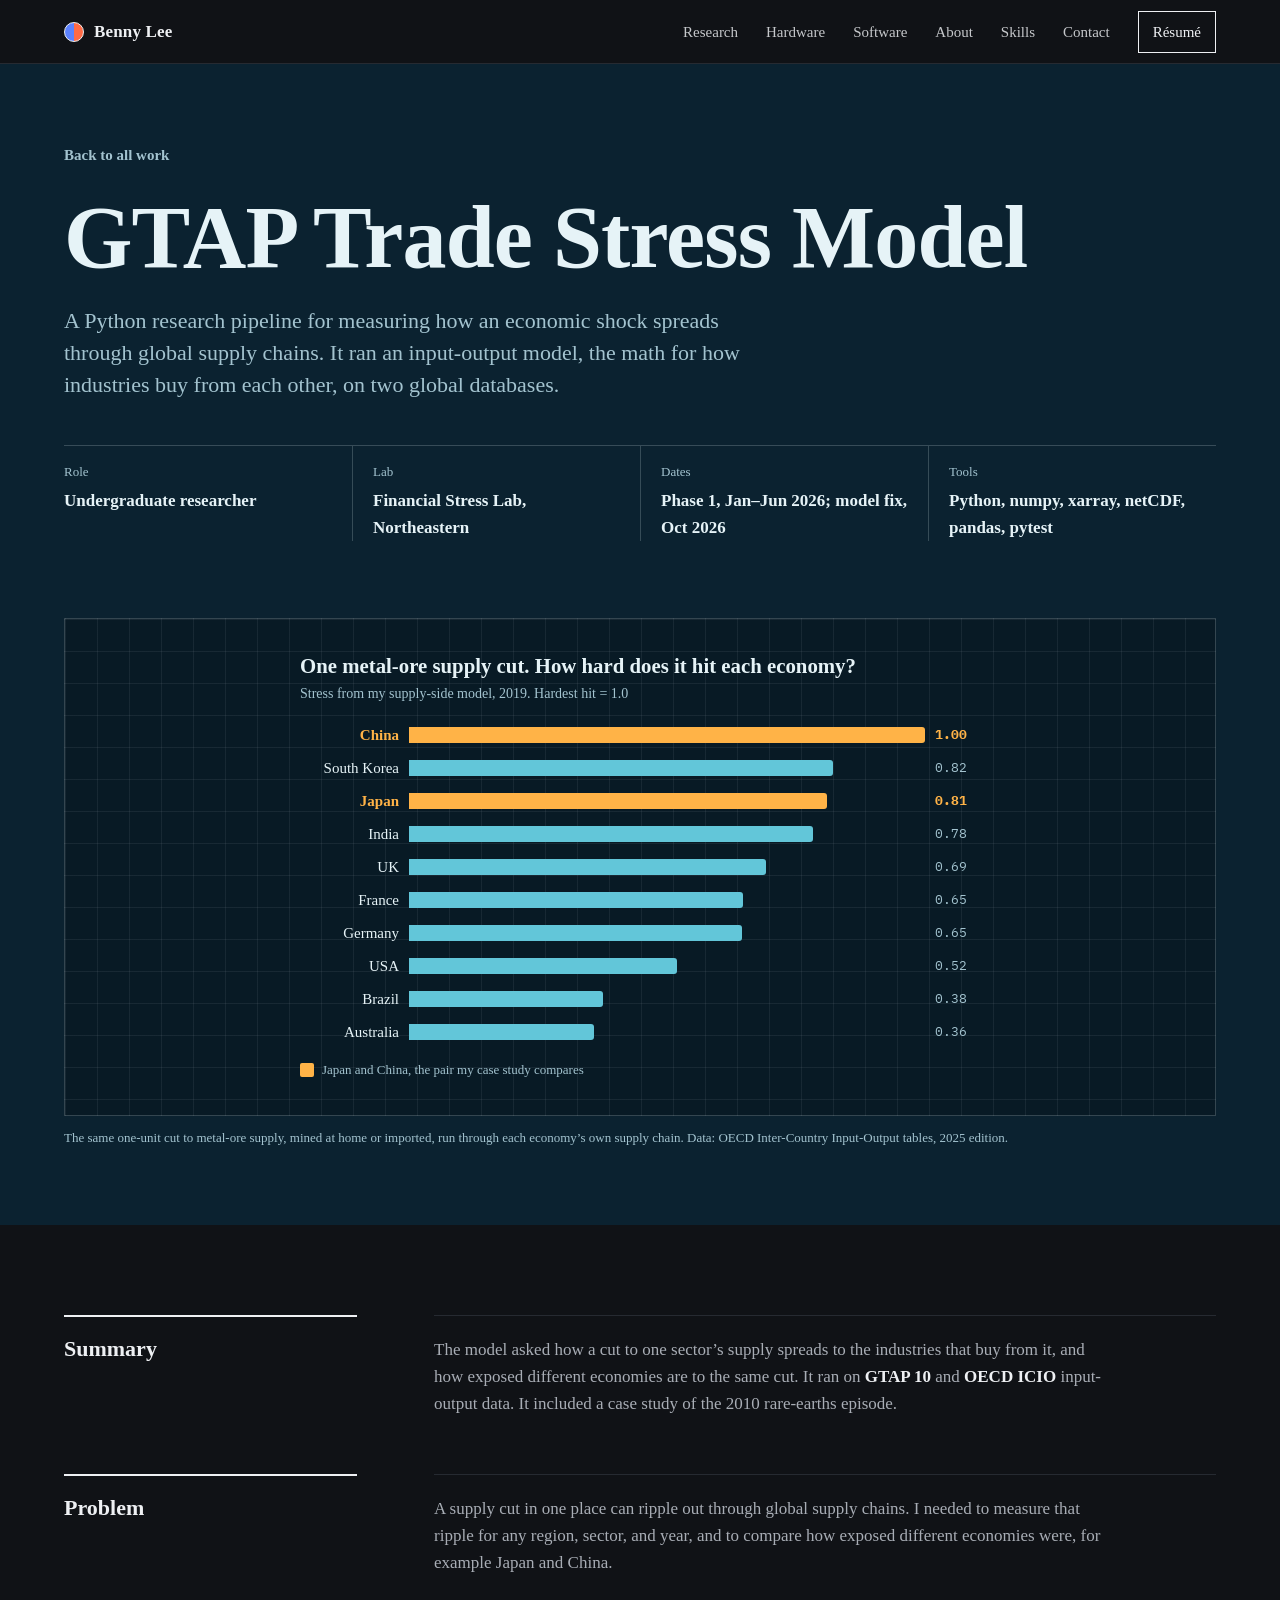
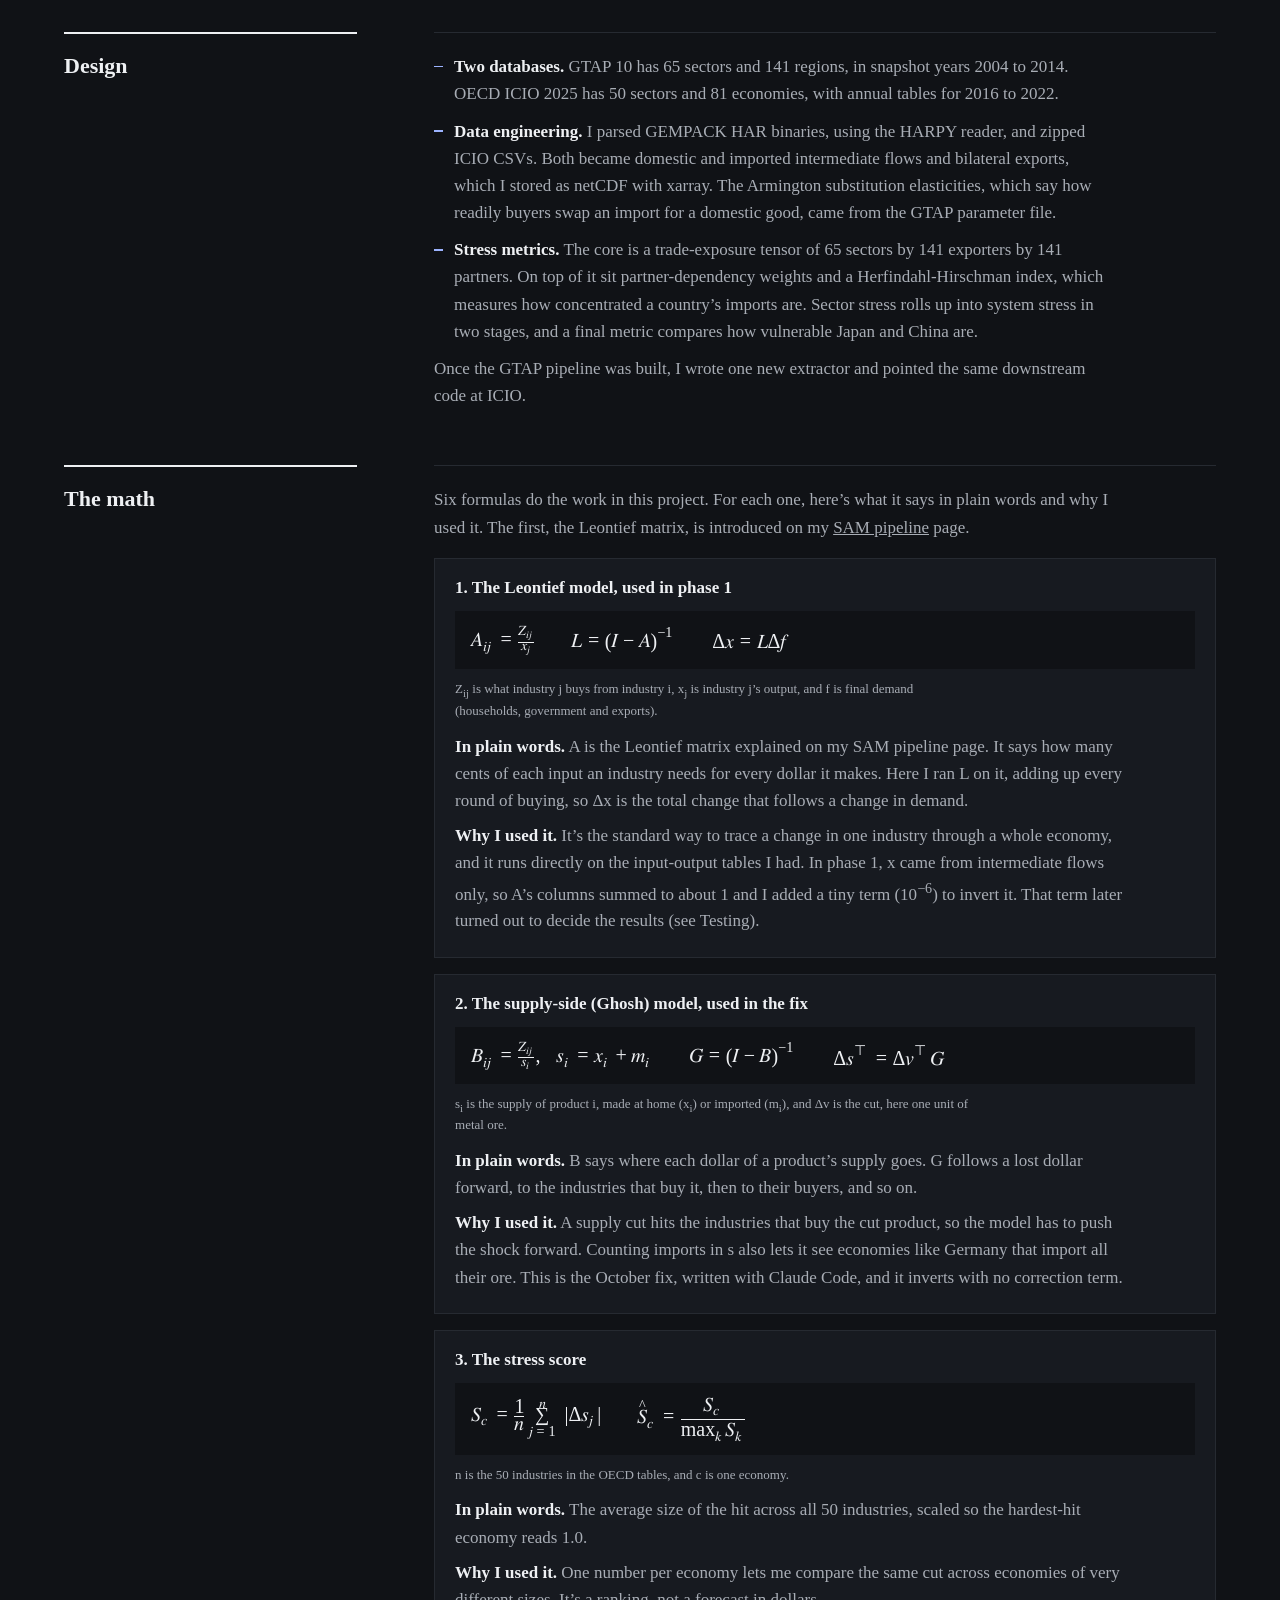
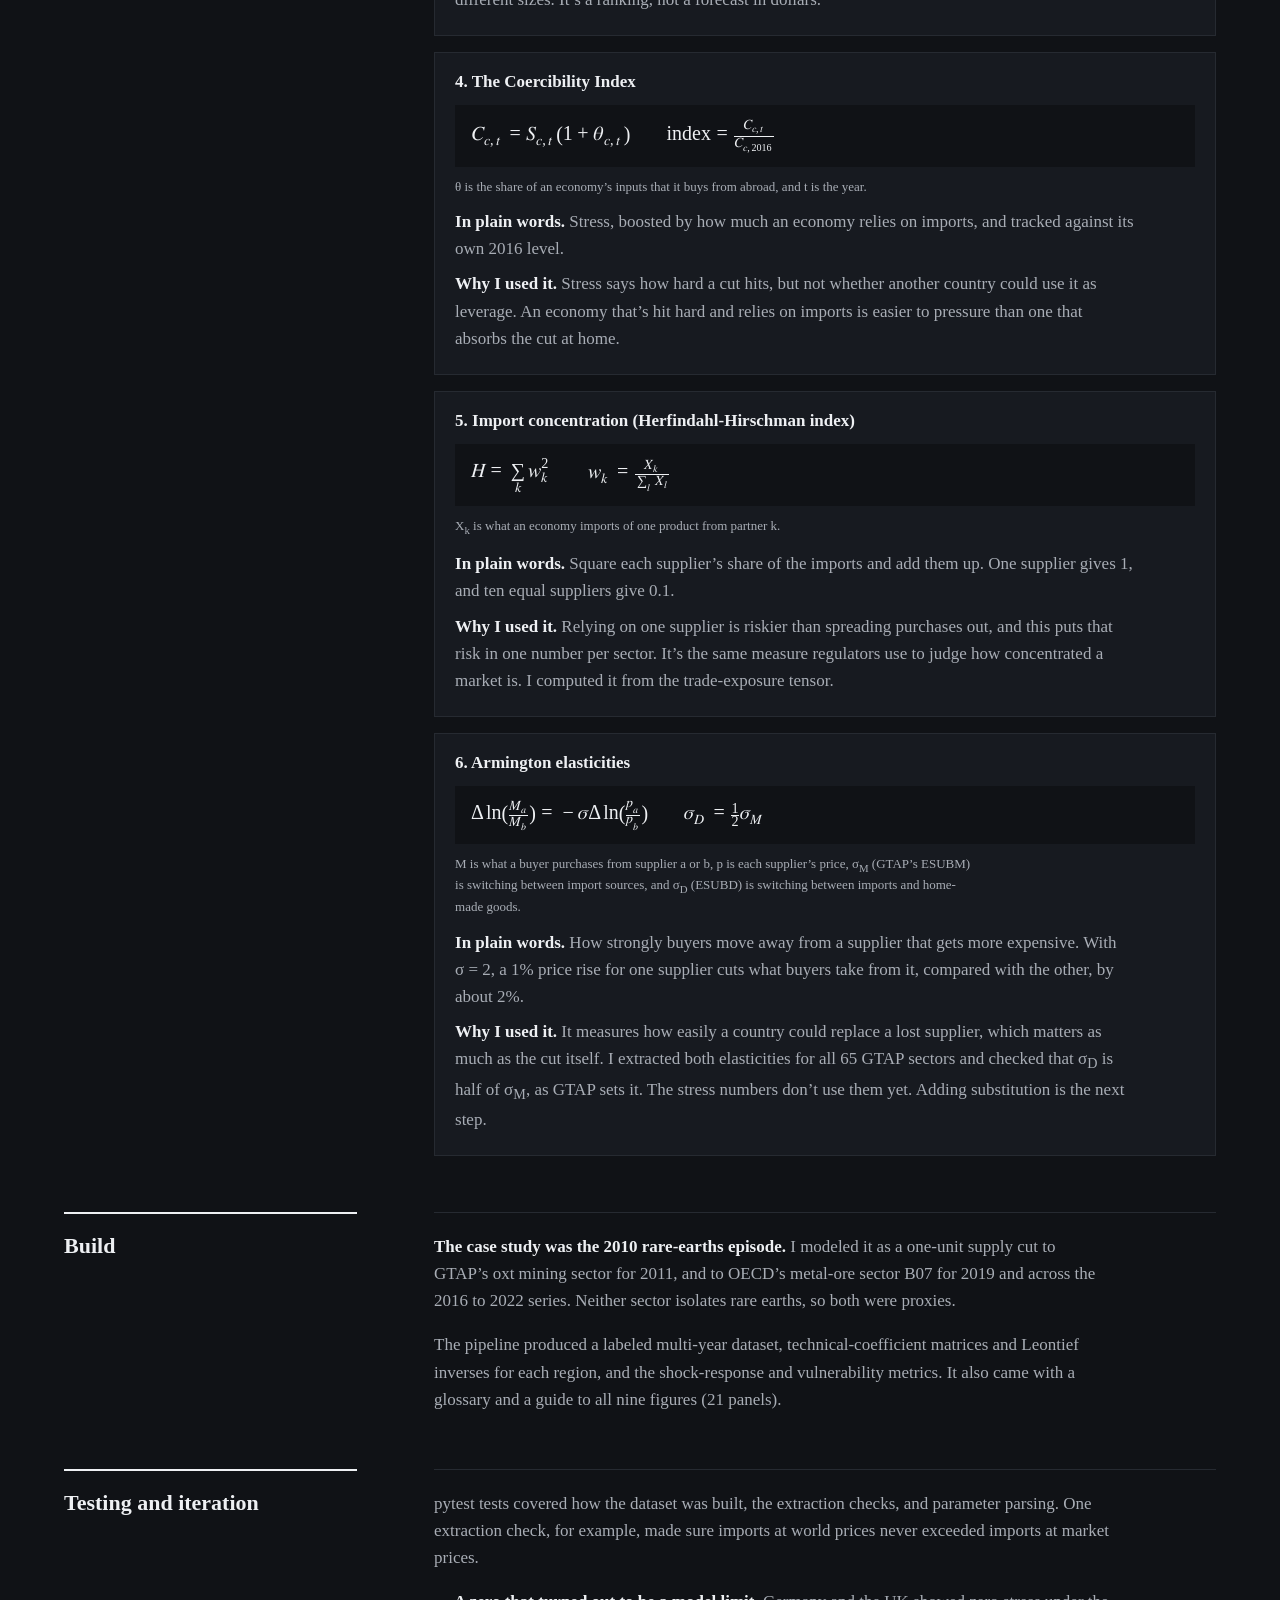
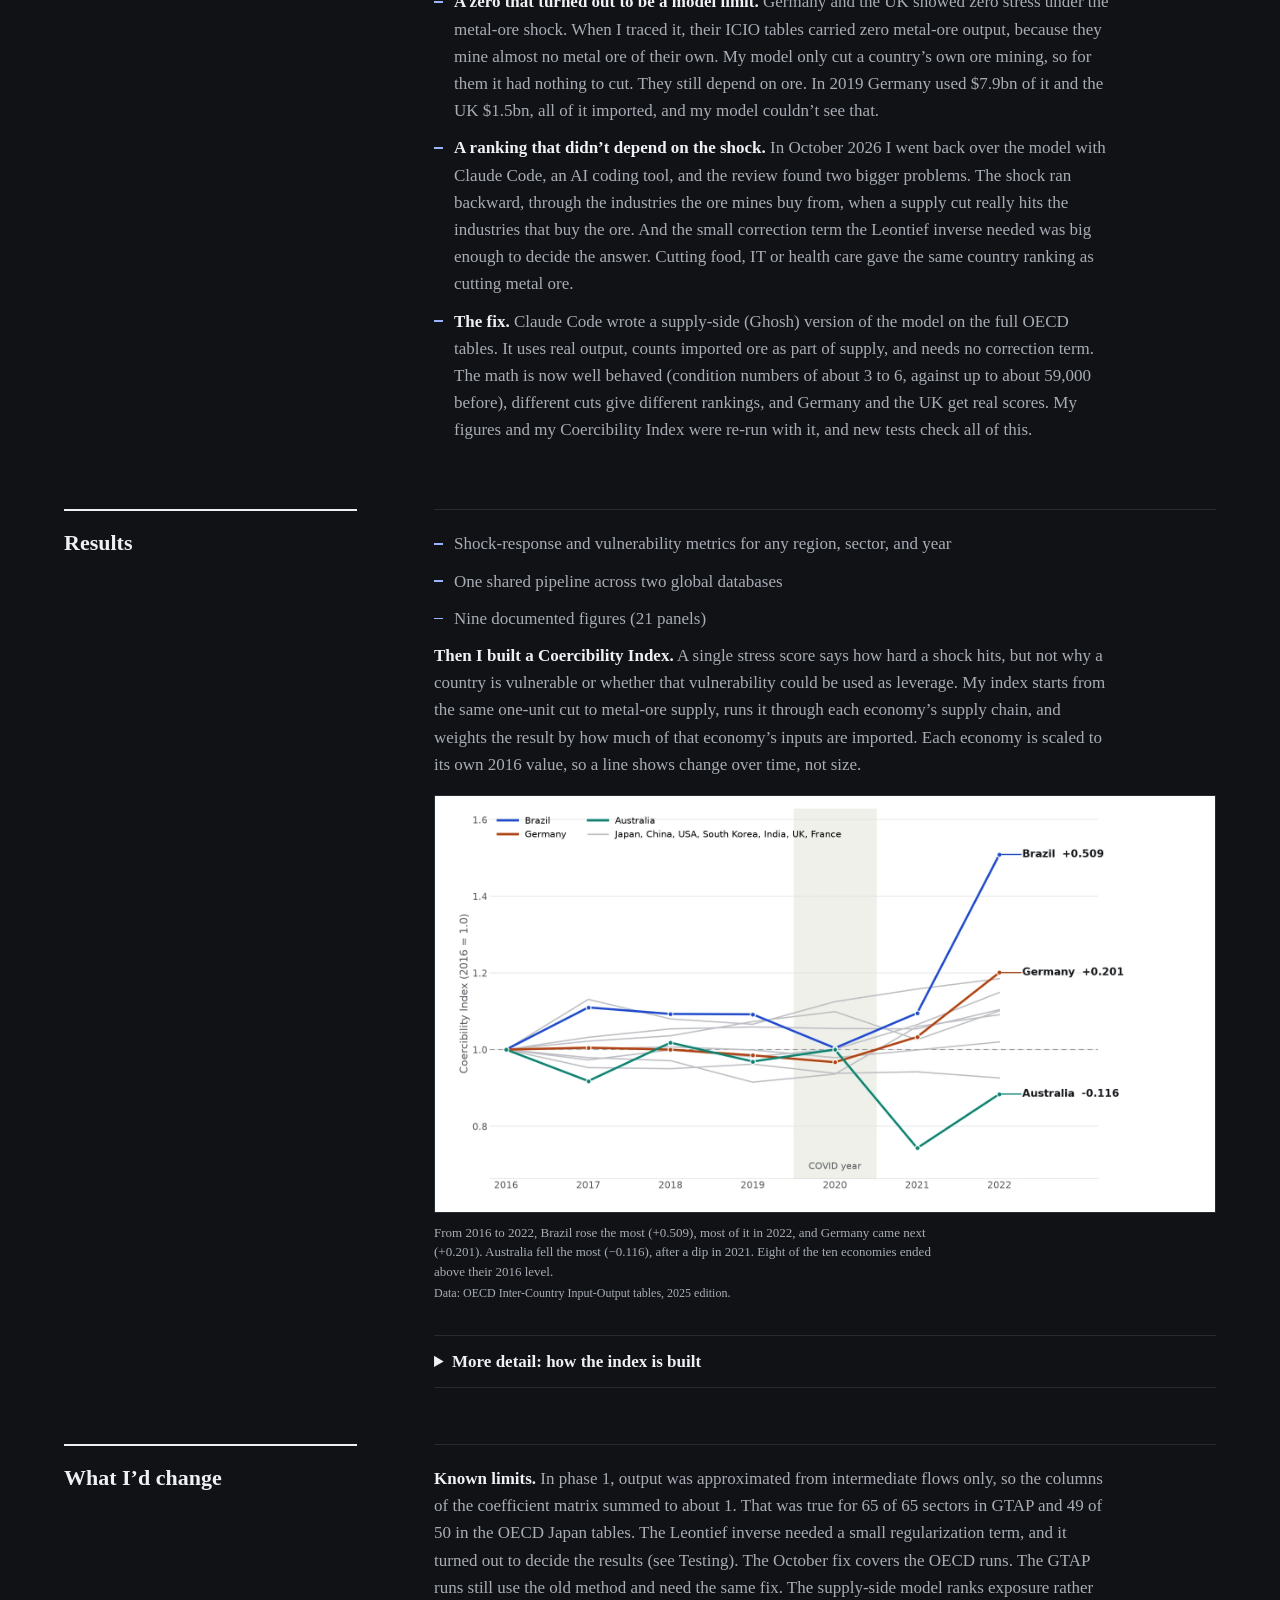
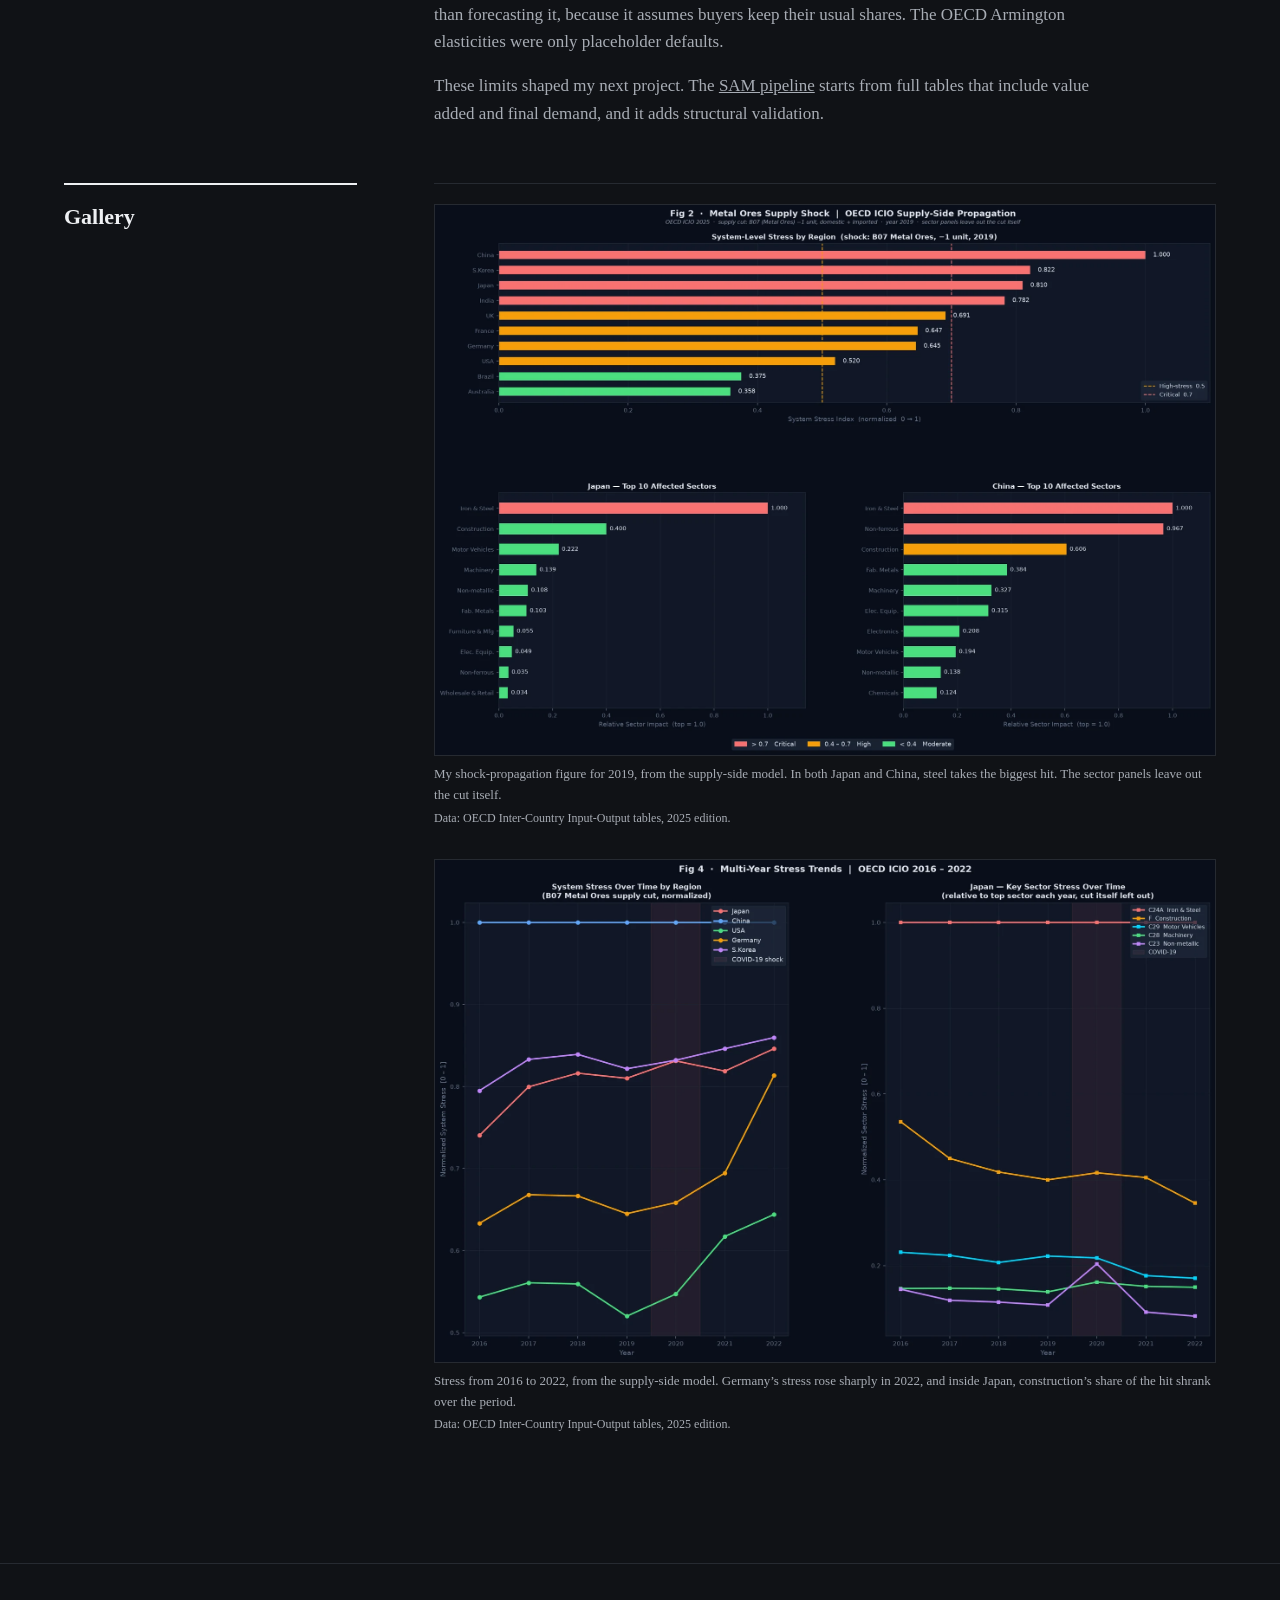
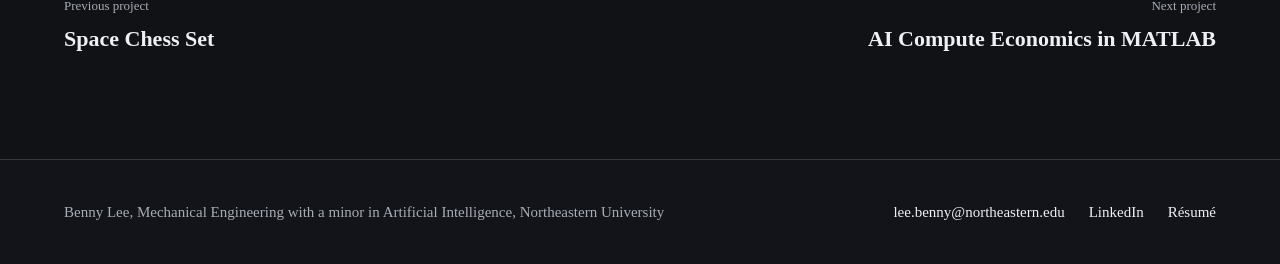
<file: projects/gtap-trade-stress.html>
<!doctype html>
<html lang="en" data-panels="material">
<head>
  <meta charset="utf-8">
  <meta name="viewport" content="width=device-width, initial-scale=1">
  <title>GTAP Trade Stress Model | Benny Lee</title>
  <meta name="description" content="A Python research pipeline for measuring how an economic shock travels through global supply chains, with a case study of the 2010 rare-earths episode.">
  <meta property="og:type" content="article">
  <meta property="og:title" content="GTAP Trade Stress Model | Benny Lee">
  <meta property="og:description" content="A Python research pipeline for measuring how an economic shock travels through global supply chains, with a case study of the 2010 rare-earths episode.">
  <meta property="og:url" content="https://bennylee.me/projects/gtap-trade-stress.html">
  <meta property="og:image" content="https://bennylee.me/assets/og-card.png">
  <meta property="og:image:width" content="1200">
  <meta property="og:image:height" content="630">
  <meta property="og:image:alt" content="Benny Lee, above two overlapping circles, Hardware in blue and Software in coral, each listing skills, with the line Mechanical Engineering, Minor in Artificial Intelligence, Northeastern University">
  <meta name="twitter:card" content="summary_large_image">
  <meta name="theme-color" content="#101216">
  <link rel="icon" href="../favicon.svg" type="image/svg+xml">
  <link rel="preconnect" href="https://fonts.googleapis.com">
  <link rel="preconnect" href="https://fonts.gstatic.com" crossorigin>
  <link rel="stylesheet" href="https://fonts.googleapis.com/css2?family=Tinos:wght@400;700&family=IBM+Plex+Mono:wght@400;500&display=swap">
  <link rel="stylesheet" href="../css/style.css">
  <script src="../js/main.js" defer></script>
</head>
<body>
  <a class="skip-link" href="#main">Skip to content</a>

  <header class="nav" data-nav>
    <a class="nav-name" href="../index.html">Benny Lee</a>
    <button class="nav-toggle" type="button" aria-expanded="false" aria-controls="nav-links" data-nav-toggle>Menu</button>
    <nav class="nav-links" id="nav-links" aria-label="Main">
      <a href="../index.html#research">Research</a>
      <a href="../index.html#hardware">Hardware</a>
      <a href="../index.html#software">Software</a>
      <a href="../index.html#about">About</a>
      <a href="../index.html#skills">Skills</a>
      <a href="../index.html#contact">Contact</a>
      <a class="nav-resume" href="../assets/Benny-Lee-Resume.pdf" target="_blank" rel="noopener">Résumé</a>
    </nav>
  </header>

  <main id="main">
    <header class="cs-hero t-gtap side-sw">
      <div class="cs-hero-inner">
        <a class="cs-back" href="../index.html#work">Back to all work</a>
        <h1 class="cs-title">GTAP Trade Stress Model</h1>
        <p class="cs-lede">A Python research pipeline for measuring how an economic shock spreads through global supply chains. It ran an input-output model, the math for how industries buy from each other, on two global databases.</p>
        <dl class="cs-facts">
          <div><dt>Role</dt><dd>Undergraduate researcher</dd></div>
          <div><dt>Lab</dt><dd>Financial Stress Lab, Northeastern</dd></div>
          <div><dt>Dates</dt><dd>Phase 1, Jan–Jun 2026; model fix, Oct 2026</dd></div>
          <div><dt>Tools</dt><dd>Python, numpy, xarray, netCDF, pandas, pytest</dd></div>
        </dl>
      </div>
    </header>

    <div class="cs-stage-wrap t-gtap side-sw">
      <figure class="panel-media">
        <div class="stage stage-hits">
                <div class="hits" role="img" aria-label="Bar chart: the same one-unit cut to metal-ore supply, run through each economy's supply-side input-output model for 2019, and how hard it hits each one, with the hardest hit at 1.0. China 1.00, South Korea 0.82, Japan 0.81, India 0.78, UK 0.69, France 0.65, Germany 0.65, USA 0.52, Brazil 0.38, Australia 0.36. Japan and China, the pair the case study compares, are highlighted.">
                  <p class="hits-title">One metal-ore supply cut. How hard does it hit each economy?</p>
                  <p class="hits-sub">Stress from my supply-side model, 2019. Hardest hit = 1.0</p>
                  <ol class="hits-bars" aria-hidden="true"><li class="is-key" style="--v:1.000"><span class="hb-name">China</span><span class="hb-track"><span class="hb-bar"></span></span><span class="hb-val">1.00</span></li><li style="--v:0.822"><span class="hb-name">South Korea</span><span class="hb-track"><span class="hb-bar"></span></span><span class="hb-val">0.82</span></li><li class="is-key" style="--v:0.810"><span class="hb-name">Japan</span><span class="hb-track"><span class="hb-bar"></span></span><span class="hb-val">0.81</span></li><li style="--v:0.782"><span class="hb-name">India</span><span class="hb-track"><span class="hb-bar"></span></span><span class="hb-val">0.78</span></li><li style="--v:0.691"><span class="hb-name">UK</span><span class="hb-track"><span class="hb-bar"></span></span><span class="hb-val">0.69</span></li><li style="--v:0.647"><span class="hb-name">France</span><span class="hb-track"><span class="hb-bar"></span></span><span class="hb-val">0.65</span></li><li style="--v:0.645"><span class="hb-name">Germany</span><span class="hb-track"><span class="hb-bar"></span></span><span class="hb-val">0.65</span></li><li style="--v:0.520"><span class="hb-name">USA</span><span class="hb-track"><span class="hb-bar"></span></span><span class="hb-val">0.52</span></li><li style="--v:0.375"><span class="hb-name">Brazil</span><span class="hb-track"><span class="hb-bar"></span></span><span class="hb-val">0.38</span></li><li style="--v:0.358"><span class="hb-name">Australia</span><span class="hb-track"><span class="hb-bar"></span></span><span class="hb-val">0.36</span></li></ol>
                  <p class="hits-key" aria-hidden="true"><i></i>Japan and China, the pair my case study compares</p>
                </div>
              </div>
              <figcaption>The same one-unit cut to metal-ore supply, mined at home or imported, run through each economy&rsquo;s own supply chain. Data: OECD Inter-Country Input-Output tables, 2025 edition.</figcaption>
      </figure>
    </div>

    <div class="cs-body">
      <section class="cs-section">
        <h2>Summary</h2>
        <div>
          <p>The model asked how a cut to one sector&rsquo;s supply spreads to the industries that buy from it, and how exposed different economies are to the same cut. It ran on <strong>GTAP 10</strong> and <strong>OECD ICIO</strong> input-output data. It included a case study of the 2010 rare-earths episode.</p>
        </div>
      </section>
      <section class="cs-section">
        <h2>Problem</h2>
        <div>
          <p>A supply cut in one place can ripple out through global supply chains. I needed to measure that ripple for any region, sector, and year, and to compare how exposed different economies were, for example Japan and China.</p>
        </div>
      </section>
      <section class="cs-section">
        <h2>Design</h2>
        <div>
          <ul>
            <li><strong>Two databases.</strong> GTAP 10 has 65 sectors and 141 regions, in snapshot years 2004 to 2014. OECD ICIO 2025 has 50 sectors and 81 economies, with annual tables for 2016 to 2022.</li>
            <li><strong>Data engineering.</strong> I parsed GEMPACK HAR binaries, using the HARPY reader, and zipped ICIO CSVs. Both became domestic and imported intermediate flows and bilateral exports, which I stored as netCDF with xarray. The Armington substitution elasticities, which say how readily buyers swap an import for a domestic good, came from the GTAP parameter file.</li>
            <li><strong>Stress metrics.</strong> The core is a trade-exposure tensor of 65 sectors by 141 exporters by 141 partners. On top of it sit partner-dependency weights and a Herfindahl-Hirschman index, which measures how concentrated a country’s imports are. Sector stress rolls up into system stress in two stages, and a final metric compares how vulnerable Japan and China are.</li>
          </ul>
          <p>Once the GTAP pipeline was built, I wrote one new extractor and pointed the same downstream code at ICIO.</p>
        </div>
      </section>
      <section class="cs-section">
        <h2 id="math">The math</h2>
        <div>
          <p>Six formulas do the work in this project. For each one, here&rsquo;s what it says in plain words and why I used it. The first, the Leontief matrix, is introduced on my <a href="sam-pipeline.html#math">SAM pipeline</a> page.</p>
          <div class="cs-math">
            <div class="cs-eq">
              <h3>1. The Leontief model, used in phase 1</h3>
              <div class="cs-eq-math"><math alttext="A sub i j equals Z sub i j over x sub j"><mrow><msub><mi>A</mi><mrow><mi>i</mi><mi>j</mi></mrow></msub><mo>=</mo><mfrac><msub><mi>Z</mi><mrow><mi>i</mi><mi>j</mi></mrow></msub><msub><mi>x</mi><mi>j</mi></msub></mfrac></mrow></math><math alttext="L equals the inverse of I minus A"><mrow><mi>L</mi><mo>=</mo><msup><mrow><mo>(</mo><mi>I</mi><mo>−</mo><mi>A</mi><mo>)</mo></mrow><mrow><mo>−</mo><mn>1</mn></mrow></msup></mrow></math><math alttext="delta x equals L times delta f"><mrow><mi mathvariant="normal">Δ</mi><mi>x</mi><mo>=</mo><mi>L</mi><mi mathvariant="normal">Δ</mi><mi>f</mi></mrow></math></div>
              <p class="cs-eq-where">Z<sub>ij</sub> is what industry j buys from industry i, x<sub>j</sub> is industry j&rsquo;s output, and f is final demand (households, government and exports).</p>
              <p><strong>In plain words.</strong> A is the Leontief matrix explained on my SAM pipeline page. It says how many cents of each input an industry needs for every dollar it makes. Here I ran L on it, adding up every round of buying, so &Delta;x is the total change that follows a change in demand.</p>
              <p><strong>Why I used it.</strong> It&rsquo;s the standard way to trace a change in one industry through a whole economy, and it runs directly on the input-output tables I had. In phase 1, x came from intermediate flows only, so A&rsquo;s columns summed to about 1 and I added a tiny term (10<sup>&minus;6</sup>) to invert it. That term later turned out to decide the results (see Testing).</p>
            </div>
            <div class="cs-eq">
              <h3>2. The supply-side (Ghosh) model, used in the fix</h3>
              <div class="cs-eq-math"><math alttext="B sub i j equals Z sub i j over s sub i, where s sub i equals x sub i plus m sub i"><mrow><msub><mi>B</mi><mrow><mi>i</mi><mi>j</mi></mrow></msub><mo>=</mo><mfrac><msub><mi>Z</mi><mrow><mi>i</mi><mi>j</mi></mrow></msub><msub><mi>s</mi><mi>i</mi></msub></mfrac><mo>,</mo><mspace width="0.6em"/><msub><mi>s</mi><mi>i</mi></msub><mo>=</mo><msub><mi>x</mi><mi>i</mi></msub><mo>+</mo><msub><mi>m</mi><mi>i</mi></msub></mrow></math><math alttext="G equals the inverse of I minus B"><mrow><mi>G</mi><mo>=</mo><msup><mrow><mo>(</mo><mi>I</mi><mo>−</mo><mi>B</mi><mo>)</mo></mrow><mrow><mo>−</mo><mn>1</mn></mrow></msup></mrow></math><math alttext="delta s transpose equals delta v transpose times G"><mrow><msup><mrow><mi mathvariant="normal">Δ</mi><mi>s</mi></mrow><mi>⊤</mi></msup><mo>=</mo><msup><mrow><mi mathvariant="normal">Δ</mi><mi>v</mi></mrow><mi>⊤</mi></msup><mi>G</mi></mrow></math></div>
              <p class="cs-eq-where">s<sub>i</sub> is the supply of product i, made at home (x<sub>i</sub>) or imported (m<sub>i</sub>), and &Delta;v is the cut, here one unit of metal ore.</p>
              <p><strong>In plain words.</strong> B says where each dollar of a product&rsquo;s supply goes. G follows a lost dollar forward, to the industries that buy it, then to their buyers, and so on.</p>
              <p><strong>Why I used it.</strong> A supply cut hits the industries that buy the cut product, so the model has to push the shock forward. Counting imports in s also lets it see economies like Germany that import all their ore. This is the October fix, written with Claude Code, and it inverts with no correction term.</p>
            </div>
            <div class="cs-eq">
              <h3>3. The stress score</h3>
              <div class="cs-eq-math"><math alttext="S sub c equals one over n times the sum over j of the absolute value of delta s sub j" displaystyle="true"><mrow><msub><mi>S</mi><mi>c</mi></msub><mo>=</mo><mfrac><mn>1</mn><mi>n</mi></mfrac><mrow><munderover><mo>∑</mo><mrow><mi>j</mi><mo>=</mo><mn>1</mn></mrow><mi>n</mi></munderover></mrow><mo fence="true" stretchy="false" rspace="0">|</mo><mi mathvariant="normal">Δ</mi><msub><mi>s</mi><mi>j</mi></msub><mo fence="true" stretchy="false" lspace="0">|</mo></mrow></math><math alttext="scaled stress equals S sub c over the largest S" displaystyle="true"><mrow><msub><mover><mi>S</mi><mo>^</mo></mover><mi>c</mi></msub><mo>=</mo><mfrac><msub><mi>S</mi><mi>c</mi></msub><mrow><msub><mi>max</mi><mi>k</mi></msub><msub><mi>S</mi><mi>k</mi></msub></mrow></mfrac></mrow></math></div>
              <p class="cs-eq-where">n is the 50 industries in the OECD tables, and c is one economy.</p>
              <p><strong>In plain words.</strong> The average size of the hit across all 50 industries, scaled so the hardest-hit economy reads 1.0.</p>
              <p><strong>Why I used it.</strong> One number per economy lets me compare the same cut across economies of very different sizes. It&rsquo;s a ranking, not a forecast in dollars.</p>
            </div>
            <div class="cs-eq">
              <h3>4. The Coercibility Index</h3>
              <div class="cs-eq-math"><math alttext="C sub c t equals S sub c t times one plus theta sub c t"><mrow><msub><mi>C</mi><mrow><mi>c</mi><mo>,</mo><mi>t</mi></mrow></msub><mo>=</mo><msub><mi>S</mi><mrow><mi>c</mi><mo>,</mo><mi>t</mi></mrow></msub><mrow><mo>(</mo><mn>1</mn><mo>+</mo><msub><mi>θ</mi><mrow><mi>c</mi><mo>,</mo><mi>t</mi></mrow></msub><mo>)</mo></mrow></mrow></math><math alttext="index equals C sub c t over C sub c 2016"><mrow><mi>index</mi><mo>=</mo><mfrac><msub><mi>C</mi><mrow><mi>c</mi><mo>,</mo><mi>t</mi></mrow></msub><msub><mi>C</mi><mrow><mi>c</mi><mo>,</mo><mn>2016</mn></mrow></msub></mfrac></mrow></math></div>
              <p class="cs-eq-where">&theta; is the share of an economy&rsquo;s inputs that it buys from abroad, and t is the year.</p>
              <p><strong>In plain words.</strong> Stress, boosted by how much an economy relies on imports, and tracked against its own 2016 level.</p>
              <p><strong>Why I used it.</strong> Stress says how hard a cut hits, but not whether another country could use it as leverage. An economy that&rsquo;s hit hard and relies on imports is easier to pressure than one that absorbs the cut at home.</p>
            </div>
            <div class="cs-eq">
              <h3>5. Import concentration (Herfindahl-Hirschman index)</h3>
              <div class="cs-eq-math"><math alttext="H equals the sum over k of w sub k squared" displaystyle="true"><mrow><mi>H</mi><mo>=</mo><mrow><munder><mo>∑</mo><mi>k</mi></munder></mrow><msubsup><mi>w</mi><mi>k</mi><mn>2</mn></msubsup></mrow></math><math alttext="w sub k equals X sub k over the sum of X"><mrow><msub><mi>w</mi><mi>k</mi></msub><mo>=</mo><mfrac><msub><mi>X</mi><mi>k</mi></msub><mrow><mrow><munder><mo>∑</mo><mi>l</mi></munder></mrow><msub><mi>X</mi><mi>l</mi></msub></mrow></mfrac></mrow></math></div>
              <p class="cs-eq-where">X<sub>k</sub> is what an economy imports of one product from partner k.</p>
              <p><strong>In plain words.</strong> Square each supplier&rsquo;s share of the imports and add them up. One supplier gives 1, and ten equal suppliers give 0.1.</p>
              <p><strong>Why I used it.</strong> Relying on one supplier is riskier than spreading purchases out, and this puts that risk in one number per sector. It&rsquo;s the same measure regulators use to judge how concentrated a market is. I computed it from the trade-exposure tensor.</p>
            </div>
            <div class="cs-eq">
              <h3>6. Armington elasticities</h3>
              <div class="cs-eq-math"><math alttext="delta log of M a over M b equals minus sigma times delta log of p a over p b"><mrow><mi mathvariant="normal">Δ</mi><mspace width="0.1em"/><mi>ln</mi><mrow><mo>(</mo><mfrac><msub><mi>M</mi><mi>a</mi></msub><msub><mi>M</mi><mi>b</mi></msub></mfrac><mo>)</mo></mrow><mo>=</mo><mo>−</mo><mi>σ</mi><mi mathvariant="normal">Δ</mi><mspace width="0.1em"/><mi>ln</mi><mrow><mo>(</mo><mfrac><msub><mi>p</mi><mi>a</mi></msub><msub><mi>p</mi><mi>b</mi></msub></mfrac><mo>)</mo></mrow></mrow></math><math alttext="sigma D equals one half sigma M"><mrow><msub><mi>σ</mi><mi>D</mi></msub><mo>=</mo><mfrac><mn>1</mn><mn>2</mn></mfrac><msub><mi>σ</mi><mi>M</mi></msub></mrow></math></div>
              <p class="cs-eq-where">M is what a buyer purchases from supplier a or b, p is each supplier&rsquo;s price, &sigma;<sub>M</sub> (GTAP&rsquo;s ESUBM) is switching between import sources, and &sigma;<sub>D</sub> (ESUBD) is switching between imports and home-made goods.</p>
              <p><strong>In plain words.</strong> How strongly buyers move away from a supplier that gets more expensive. With &sigma;&nbsp;=&nbsp;2, a 1% price rise for one supplier cuts what buyers take from it, compared with the other, by about 2%.</p>
              <p><strong>Why I used it.</strong> It measures how easily a country could replace a lost supplier, which matters as much as the cut itself. I extracted both elasticities for all 65 GTAP sectors and checked that &sigma;<sub>D</sub> is half of &sigma;<sub>M</sub>, as GTAP sets it. The stress numbers don&rsquo;t use them yet. Adding substitution is the next step.</p>
            </div>
          </div>
        </div>
      </section>
      <section class="cs-section">
        <h2>Build</h2>
        <div>
          <p><strong>The case study was the 2010 rare-earths episode.</strong> I modeled it as a one-unit supply cut to GTAP’s oxt mining sector for 2011, and to OECD’s metal-ore sector B07 for 2019 and across the 2016 to 2022 series. Neither sector isolates rare earths, so both were proxies.</p>
          <p>The pipeline produced a labeled multi-year dataset, technical-coefficient matrices and Leontief inverses for each region, and the shock-response and vulnerability metrics. It also came with a glossary and a guide to all nine figures (21 panels).</p>
        </div>
      </section>
      <section class="cs-section">
        <h2>Testing and iteration</h2>
        <div>
          <p>pytest tests covered how the dataset was built, the extraction checks, and parameter parsing. One extraction check, for example, made sure imports at world prices never exceeded imports at market prices.</p>
          <ul>
            <li><strong>A zero that turned out to be a model limit.</strong> Germany and the UK showed zero stress under the metal-ore shock. When I traced it, their ICIO tables carried zero metal-ore output, because they mine almost no metal ore of their own. My model only cut a country&rsquo;s own ore mining, so for them it had nothing to cut. They still depend on ore. In 2019 Germany used $7.9bn of it and the UK $1.5bn, all of it imported, and my model couldn&rsquo;t see that.</li>
            <li><strong>A ranking that didn&rsquo;t depend on the shock.</strong> In October 2026 I went back over the model with Claude Code, an AI coding tool, and the review found two bigger problems. The shock ran backward, through the industries the ore mines buy from, when a supply cut really hits the industries that buy the ore. And the small correction term the Leontief inverse needed was big enough to decide the answer. Cutting food, IT or health care gave the same country ranking as cutting metal ore.</li>
            <li><strong>The fix.</strong> Claude Code wrote a supply-side (Ghosh) version of the model on the full OECD tables. It uses real output, counts imported ore as part of supply, and needs no correction term. The math is now well behaved (condition numbers of about 3 to 6, against up to about 59,000 before), different cuts give different rankings, and Germany and the UK get real scores. My figures and my Coercibility Index were re-run with it, and new tests check all of this.</li>
          </ul>
        </div>
      </section>
      <section class="cs-section">
        <h2>Results</h2>
        <div>
          <ul>
            <li>Shock-response and vulnerability metrics for any region, sector, and year</li>
            <li>One shared pipeline across two global databases</li>
            <li>Nine documented figures (21 panels)</li>
          </ul>
          <p><strong>Then I built a Coercibility Index.</strong> A single stress score says how hard a shock hits, but not why a country is vulnerable or whether that vulnerability could be used as leverage. My index starts from the same one-unit cut to metal-ore supply, runs it through each economy&rsquo;s supply chain, and weights the result by how much of that economy&rsquo;s inputs are imported. Each economy is scaled to its own 2016 value, so a line shows change over time, not size.</p>
          <figure class="cs-fig"><a href="../assets/gtap-trade-stress/coercibility-index.webp"><img src="../assets/gtap-trade-stress/coercibility-index.webp" width="1800" height="960" loading="lazy" alt="Line chart of the Coercibility Index from 2016 to 2022, with each economy at 1.0 in 2016. Brazil ends highest at 1.509, after a jump in 2022, and Germany at 1.201, while Australia ends at 0.884 after a dip to 0.743 in 2021. Japan, China, the USA, South Korea, India, the UK and France are shown in grey, mostly ending a little above 1.0."></a><figcaption>From 2016 to 2022, Brazil rose the most (+0.509), most of it in 2022, and Germany came next (+0.201). Australia fell the most (&minus;0.116), after a dip in 2021. Eight of the ten economies ended above their 2016 level.<span class="credit">Data: OECD Inter-Country Input-Output tables, 2025 edition.</span></figcaption></figure>
          <details class="cs-more">
            <summary>More detail: how the index is built</summary>
            <p>The base stress is the mean absolute change across all sectors when the supply of metal ores (OECD sector B07) drops by one unit, worked out through the supply-side model. Coercibility is that stress times one plus the economy&rsquo;s import share, the part of its inputs bought from abroad. An economy that is both hit and import-dependent comes out more coercible than one that absorbs the same shock at home.</p>
            <p>I also split the result into two parts. Import dependence is how much of the ore supply each sector buys directly. Network amplification is how much the supply chain multiplies the shock beyond that first round. The supply-side model assumes buyers keep their usual shares, so the index is best read as a direction of change and a ranking, not a forecast.</p>
          </details>
        </div>
      </section>
      <section class="cs-section">
        <h2>What I’d change</h2>
        <div>
          <p><strong>Known limits.</strong> In phase 1, output was approximated from intermediate flows only, so the columns of the coefficient matrix summed to about 1. That was true for 65 of 65 sectors in GTAP and 49 of 50 in the OECD Japan tables. The Leontief inverse needed a small regularization term, and it turned out to decide the results (see Testing). The October fix covers the OECD runs. The GTAP runs still use the old method and need the same fix. The supply-side model ranks exposure rather than forecasting it, because it assumes buyers keep their usual shares. The OECD Armington elasticities were only placeholder defaults.</p>
          <p>These limits shaped my next project. The <a href="sam-pipeline.html">SAM pipeline</a> starts from full tables that include value added and final demand, and it adds structural validation.</p>
        </div>
      </section>
      <section class="cs-section">
        <h2 id="gallery">Gallery</h2>
        <div>
          <div class="cs-gallery one-col">
            <figure><a href="../assets/gtap-trade-stress/oecd-shock-2019.webp"><img src="../assets/gtap-trade-stress/oecd-shock-2019.webp" width="1800" height="1271" loading="lazy" alt="Three-panel chart from the supply-side model for 2019. Top: system stress by economy under a one-unit cut to metal-ore supply, led by China, South Korea, Japan and India, with Brazil and Australia lowest. Bottom: the ten most affected sectors in Japan, led by iron and steel and then construction, and in China, led by iron and steel and non-ferrous metals."></a><figcaption>My shock-propagation figure for 2019, from the supply-side model. In both Japan and China, steel takes the biggest hit. The sector panels leave out the cut itself.<span class="credit">Data: OECD Inter-Country Input-Output tables, 2025 edition.</span></figcaption></figure>
            <figure><a href="../assets/gtap-trade-stress/oecd-multiyear.webp"><img src="../assets/gtap-trade-stress/oecd-multiyear.webp" width="1800" height="1157" loading="lazy" alt="Two-panel chart of stress from 2016 to 2022. Left: system stress for Japan, China, the USA, Germany and South Korea, with China highest every year and Germany rising sharply in 2022. Right: Japan's key sectors over time, with iron and steel on top every year and construction falling from about half of steel's level to about a third."></a><figcaption>Stress from 2016 to 2022, from the supply-side model. Germany&rsquo;s stress rose sharply in 2022, and inside Japan, construction&rsquo;s share of the hit shrank over the period.<span class="credit">Data: OECD Inter-Country Input-Output tables, 2025 edition.</span></figcaption></figure>
          </div>
        </div>
      </section>
    </div>

    <nav class="cs-next" aria-label="More projects">
      <a href="space-chess.html"><span>Previous project</span><strong>Space Chess Set</strong></a>
      <a href="matlab-economics.html"><span>Next project</span><strong>AI Compute Economics in MATLAB</strong></a>
    </nav>

  </main>

  <footer class="footer">
    <p>Benny Lee, Mechanical Engineering with a minor in Artificial Intelligence, Northeastern University</p>
    <nav aria-label="Footer">
      <a href="mailto:lee.benny@northeastern.edu">lee.benny@northeastern.edu</a>
      <a href="https://www.linkedin.com/in/bennylee-" target="_blank" rel="noopener">LinkedIn</a>
      <a href="../assets/Benny-Lee-Resume.pdf" target="_blank" rel="noopener">Résumé</a>
    </nav>
  </footer>
</body>
</html>
</file>
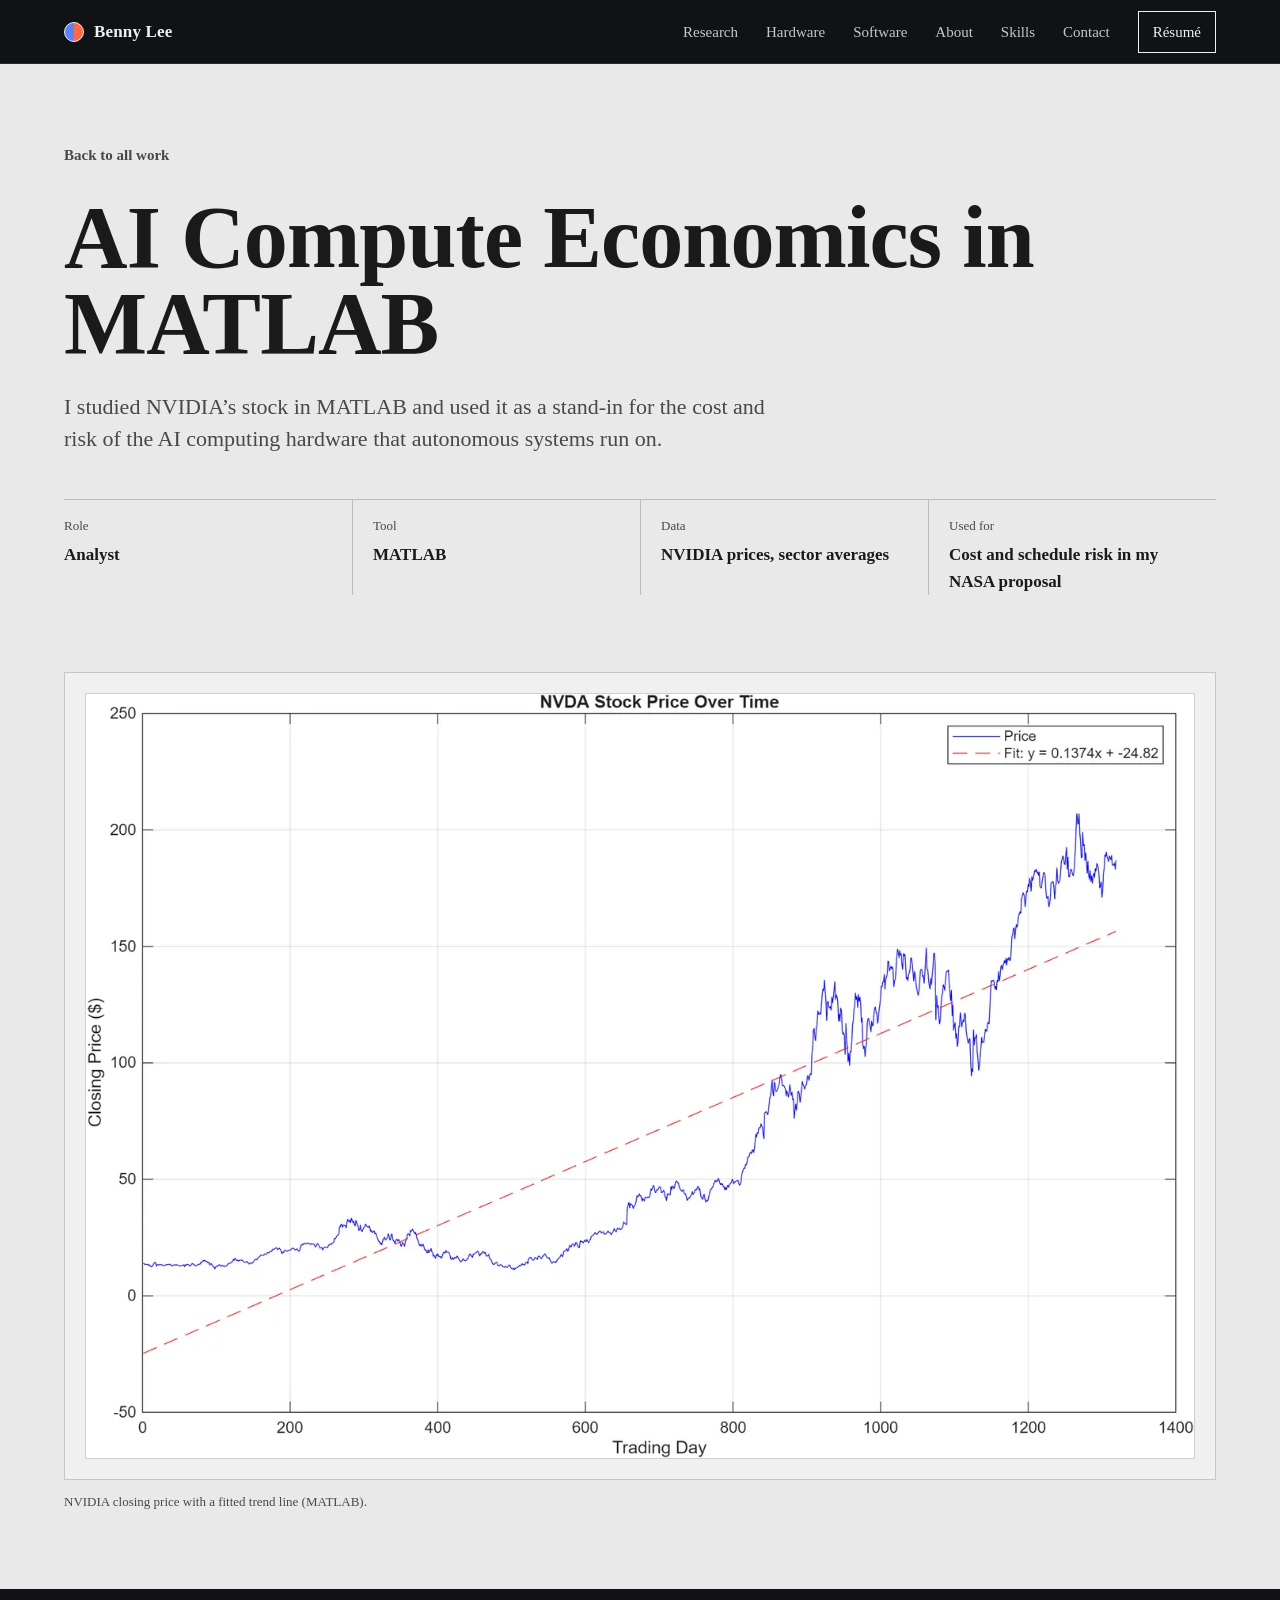
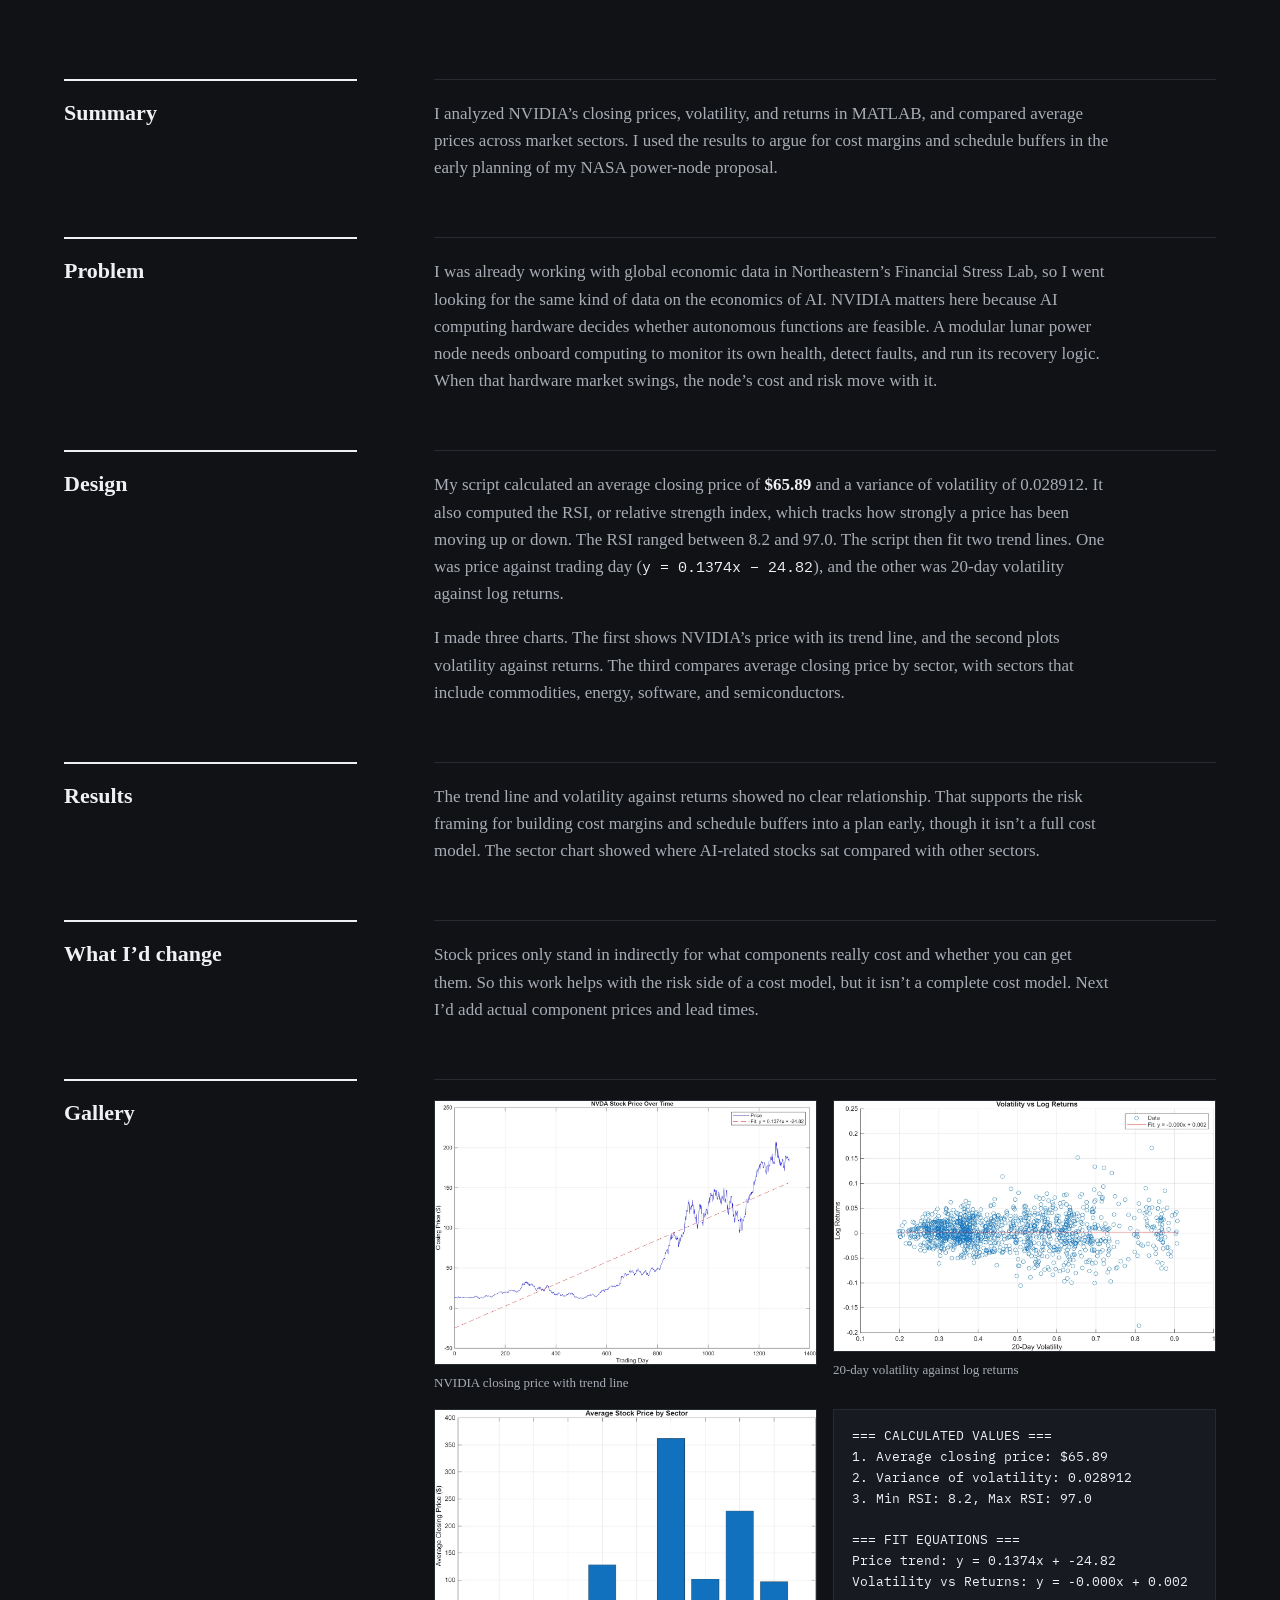
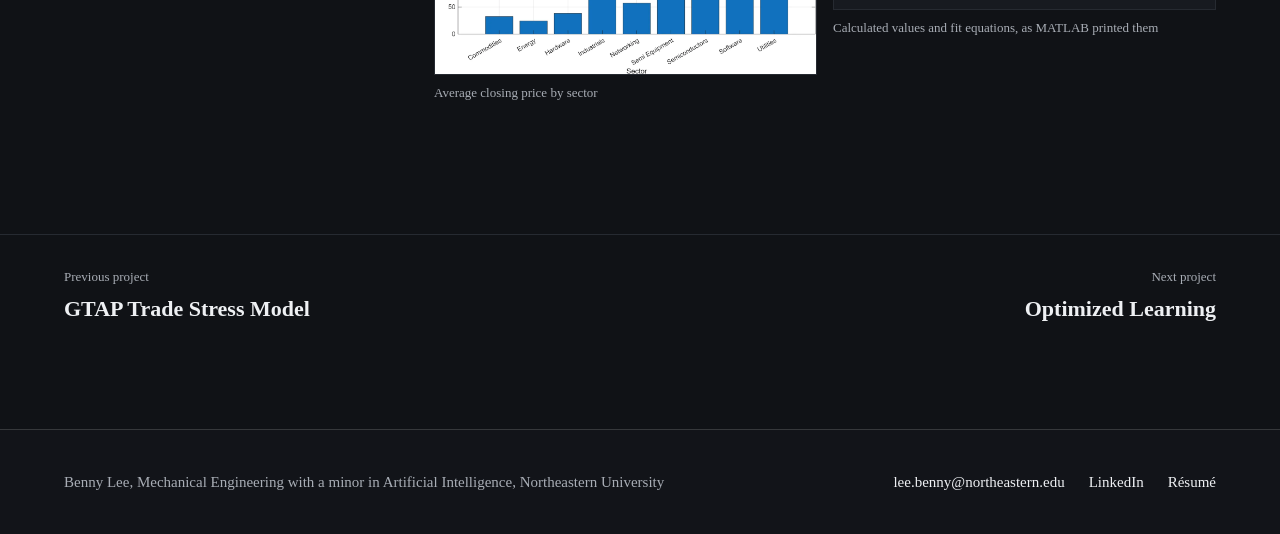
<file: projects/matlab-economics.html>
<!doctype html>
<html lang="en" data-panels="material">
<head>
  <meta charset="utf-8">
  <meta name="viewport" content="width=device-width, initial-scale=1">
  <title>AI Compute Economics in MATLAB | Benny Lee</title>
  <meta name="description" content="A MATLAB analysis of NVIDIA stock data, used to think through the cost and risk of the computing hardware behind autonomous systems.">
  <meta property="og:type" content="article">
  <meta property="og:title" content="AI Compute Economics in MATLAB | Benny Lee">
  <meta property="og:description" content="A MATLAB analysis of NVIDIA stock data, used to think through the cost and risk of the computing hardware behind autonomous systems.">
  <meta property="og:url" content="https://bennylee.me/projects/matlab-economics.html">
  <meta property="og:image" content="https://bennylee.me/assets/og-card.png">
  <meta property="og:image:width" content="1200">
  <meta property="og:image:height" content="630">
  <meta property="og:image:alt" content="Benny Lee, above two overlapping circles, Hardware in blue and Software in coral, each listing skills, with the line Mechanical Engineering, Minor in Artificial Intelligence, Northeastern University">
  <meta name="twitter:card" content="summary_large_image">
  <meta name="theme-color" content="#101216">
  <link rel="icon" href="../favicon.svg" type="image/svg+xml">
  <link rel="preconnect" href="https://fonts.googleapis.com">
  <link rel="preconnect" href="https://fonts.gstatic.com" crossorigin>
  <link rel="stylesheet" href="https://fonts.googleapis.com/css2?family=Tinos:wght@400;700&family=IBM+Plex+Mono:wght@400;500&display=swap">
  <link rel="stylesheet" href="../css/style.css">
  <script src="../js/main.js" defer></script>
</head>
<body>
  <a class="skip-link" href="#main">Skip to content</a>

  <header class="nav" data-nav>
    <a class="nav-name" href="../index.html">Benny Lee</a>
    <button class="nav-toggle" type="button" aria-expanded="false" aria-controls="nav-links" data-nav-toggle>Menu</button>
    <nav class="nav-links" id="nav-links" aria-label="Main">
      <a href="../index.html#research">Research</a>
      <a href="../index.html#hardware">Hardware</a>
      <a href="../index.html#software">Software</a>
      <a href="../index.html#about">About</a>
      <a href="../index.html#skills">Skills</a>
      <a href="../index.html#contact">Contact</a>
      <a class="nav-resume" href="../assets/Benny-Lee-Resume.pdf" target="_blank" rel="noopener">Résumé</a>
    </nav>
  </header>

  <main id="main">
    <header class="cs-hero t-matlab side-sw">
      <div class="cs-hero-inner">
        <a class="cs-back" href="../index.html#work">Back to all work</a>
        <h1 class="cs-title">AI Compute Economics in MATLAB</h1>
        <p class="cs-lede">I studied NVIDIA’s stock in MATLAB and used it as a stand-in for the cost and risk of the AI computing hardware that autonomous systems run on.</p>
        <dl class="cs-facts">
          <div><dt>Role</dt><dd>Analyst</dd></div>
          <div><dt>Tool</dt><dd>MATLAB</dd></div>
          <div><dt>Data</dt><dd>NVIDIA prices, sector averages</dd></div>
          <div><dt>Used for</dt><dd>Cost and schedule risk in my NASA proposal</dd></div>
        </dl>
      </div>
    </header>

    <div class="cs-stage-wrap t-matlab side-sw">
      <figure class="panel-media">
        <div class="stage stage-fig">
                <div class="fig-body">
                  <img src="../assets/matlab-economics/nvda-trend.webp" width="1400" height="899" loading="lazy" alt="MATLAB line chart of NVIDIA closing price by trading day, rising from about $10 to over $200, with a dashed linear trend line">
                </div>
              </div>
        <figcaption>NVIDIA closing price with a fitted trend line (MATLAB).</figcaption>
      </figure>
    </div>

    <div class="cs-body">
      <section class="cs-section">
        <h2>Summary</h2>
        <div>
          <p>I analyzed NVIDIA’s closing prices, volatility, and returns in MATLAB, and compared average prices across market sectors. I used the results to argue for cost margins and schedule buffers in the early planning of my NASA power-node proposal.</p>
        </div>
      </section>
      <section class="cs-section">
        <h2>Problem</h2>
        <div>
          <p>I was already working with global economic data in Northeastern’s Financial Stress Lab, so I went looking for the same kind of data on the economics of AI. NVIDIA matters here because AI computing hardware decides whether autonomous functions are feasible. A modular lunar power node needs onboard computing to monitor its own health, detect faults, and run its recovery logic. When that hardware market swings, the node’s cost and risk move with it.</p>
        </div>
      </section>
      <section class="cs-section">
        <h2>Design</h2>
        <div>
          <p>My script calculated an average closing price of <strong>$65.89</strong> and a variance of volatility of 0.028912. It also computed the RSI, or relative strength index, which tracks how strongly a price has been moving up or down. The RSI ranged between 8.2 and 97.0. The script then fit two trend lines. One was price against trading day (<span class="mono">y = 0.1374x − 24.82</span>), and the other was 20-day volatility against log returns.</p>
          <p>I made three charts. The first shows NVIDIA’s price with its trend line, and the second plots volatility against returns. The third compares average closing price by sector, with sectors that include commodities, energy, software, and semiconductors.</p>
        </div>
      </section>
      <section class="cs-section">
        <h2>Results</h2>
        <div>
          <p>The trend line and volatility against returns showed no clear relationship. That supports the risk framing for building cost margins and schedule buffers into a plan early, though it isn&rsquo;t a full cost model. The sector chart showed where AI-related stocks sat compared with other sectors.</p>
        </div>
      </section>
      <section class="cs-section">
        <h2>What I’d change</h2>
        <div>
          <p>Stock prices only stand in indirectly for what components really cost and whether you can get them. So this work helps with the risk side of a cost model, but it isn’t a complete cost model. Next I’d add actual component prices and lead times.</p>
        </div>
      </section>
      <section class="cs-section">
        <h2 id="gallery">Gallery</h2>
        <div>
          <div class="cs-gallery">
            <figure><img src="../assets/matlab-economics/nvda-trend.webp" width="1400" height="965" loading="lazy" alt="MATLAB line chart of NVIDIA closing price by trading day with a dashed linear trend line"><figcaption>NVIDIA closing price with trend line</figcaption></figure>
            <figure><img src="../assets/matlab-economics/volatility-returns.webp" width="1400" height="918" loading="lazy" alt="MATLAB scatter plot of 20-day volatility against log returns"><figcaption>20-day volatility against log returns</figcaption></figure>
            <figure><img src="../assets/matlab-economics/sector-prices.webp" width="1400" height="969" loading="lazy" alt="MATLAB bar chart of average closing price by sector, with semiconductor equipment highest"><figcaption>Average closing price by sector</figcaption></figure>
            <figure><pre class="cs-console">=== CALCULATED VALUES ===
1. Average closing price: $65.89
2. Variance of volatility: 0.028912
3. Min RSI: 8.2, Max RSI: 97.0

=== FIT EQUATIONS ===
Price trend: y = 0.1374x + -24.82
Volatility vs Returns: y = -0.000x + 0.002</pre><figcaption>Calculated values and fit equations, as MATLAB printed them</figcaption></figure>
          </div>
        </div>
      </section>
    </div>

    <nav class="cs-next" aria-label="More projects">
      <a href="gtap-trade-stress.html"><span>Previous project</span><strong>GTAP Trade Stress Model</strong></a>
      <a href="optimized-learning.html"><span>Next project</span><strong>Optimized Learning</strong></a>
    </nav>

  </main>

  <footer class="footer">
    <p>Benny Lee, Mechanical Engineering with a minor in Artificial Intelligence, Northeastern University</p>
    <nav aria-label="Footer">
      <a href="mailto:lee.benny@northeastern.edu">lee.benny@northeastern.edu</a>
      <a href="https://www.linkedin.com/in/bennylee-" target="_blank" rel="noopener">LinkedIn</a>
      <a href="../assets/Benny-Lee-Resume.pdf" target="_blank" rel="noopener">Résumé</a>
    </nav>
  </footer>
</body>
</html>
</file>
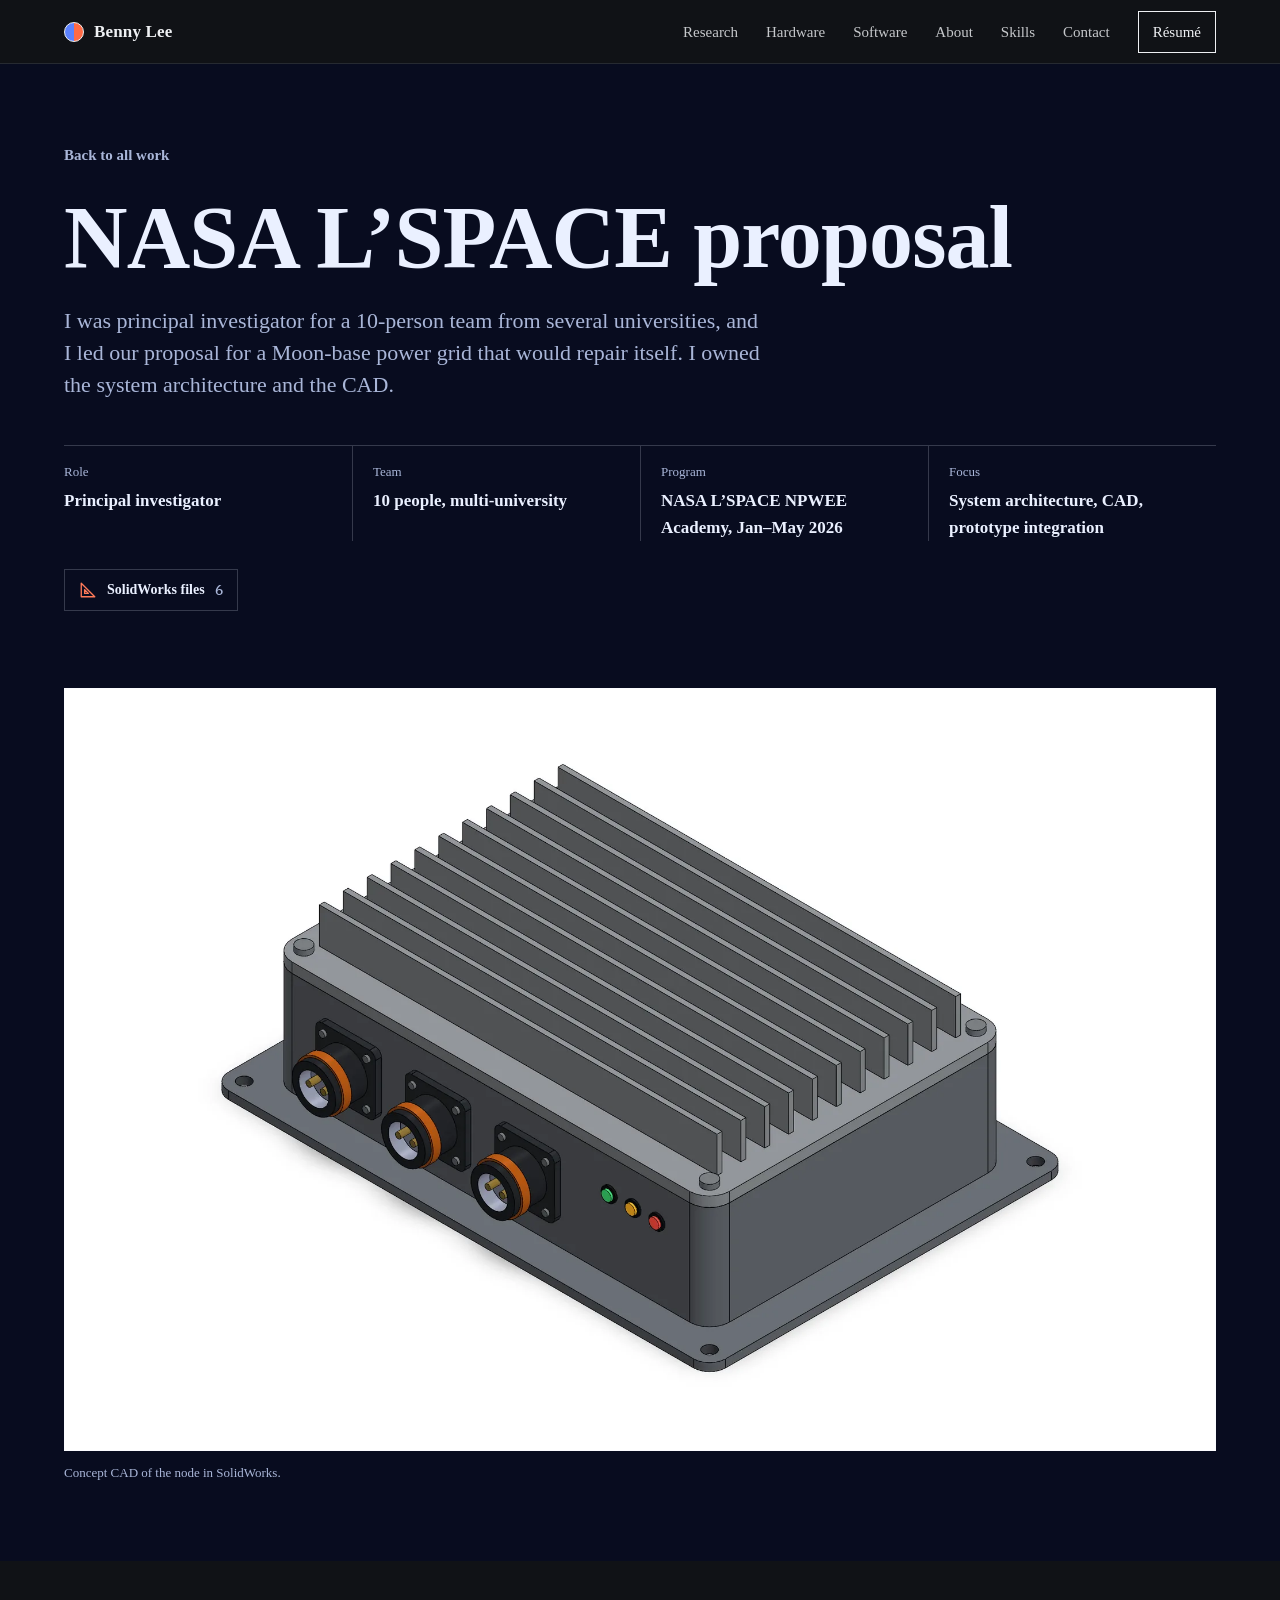
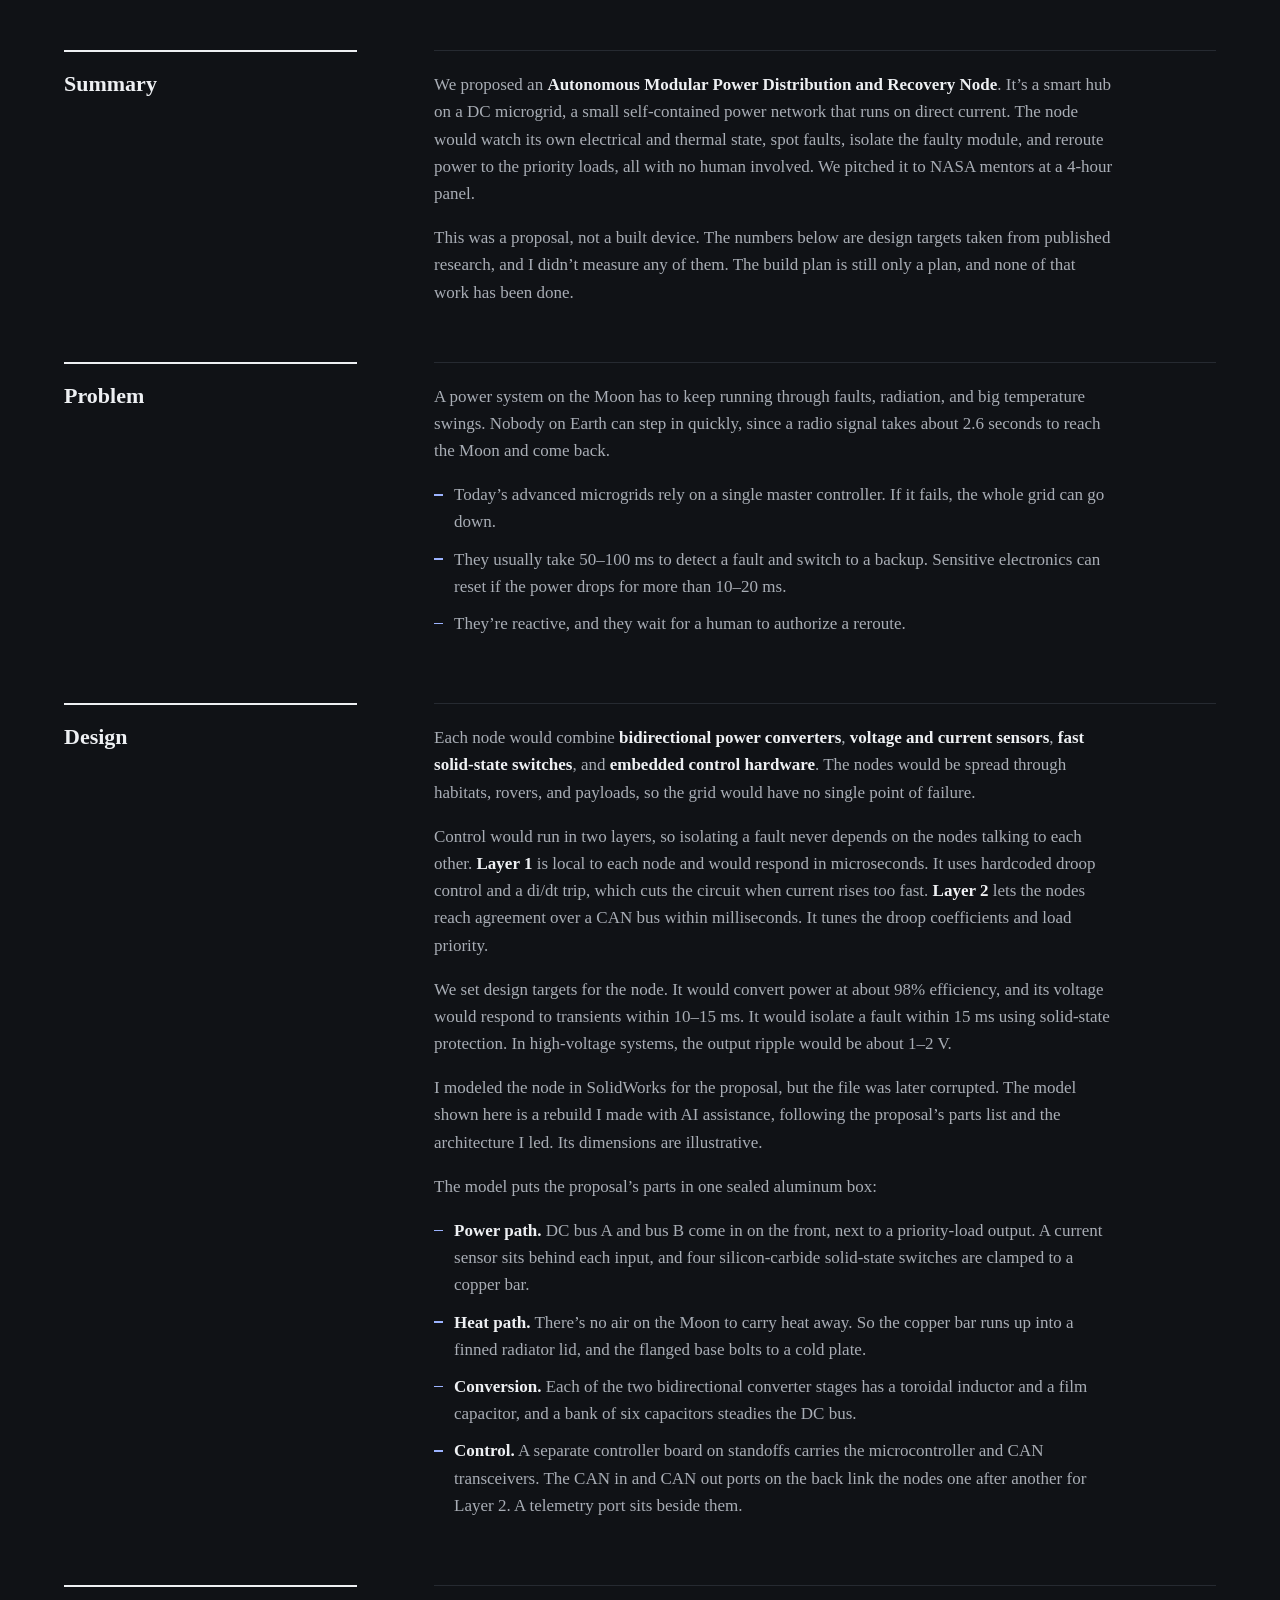
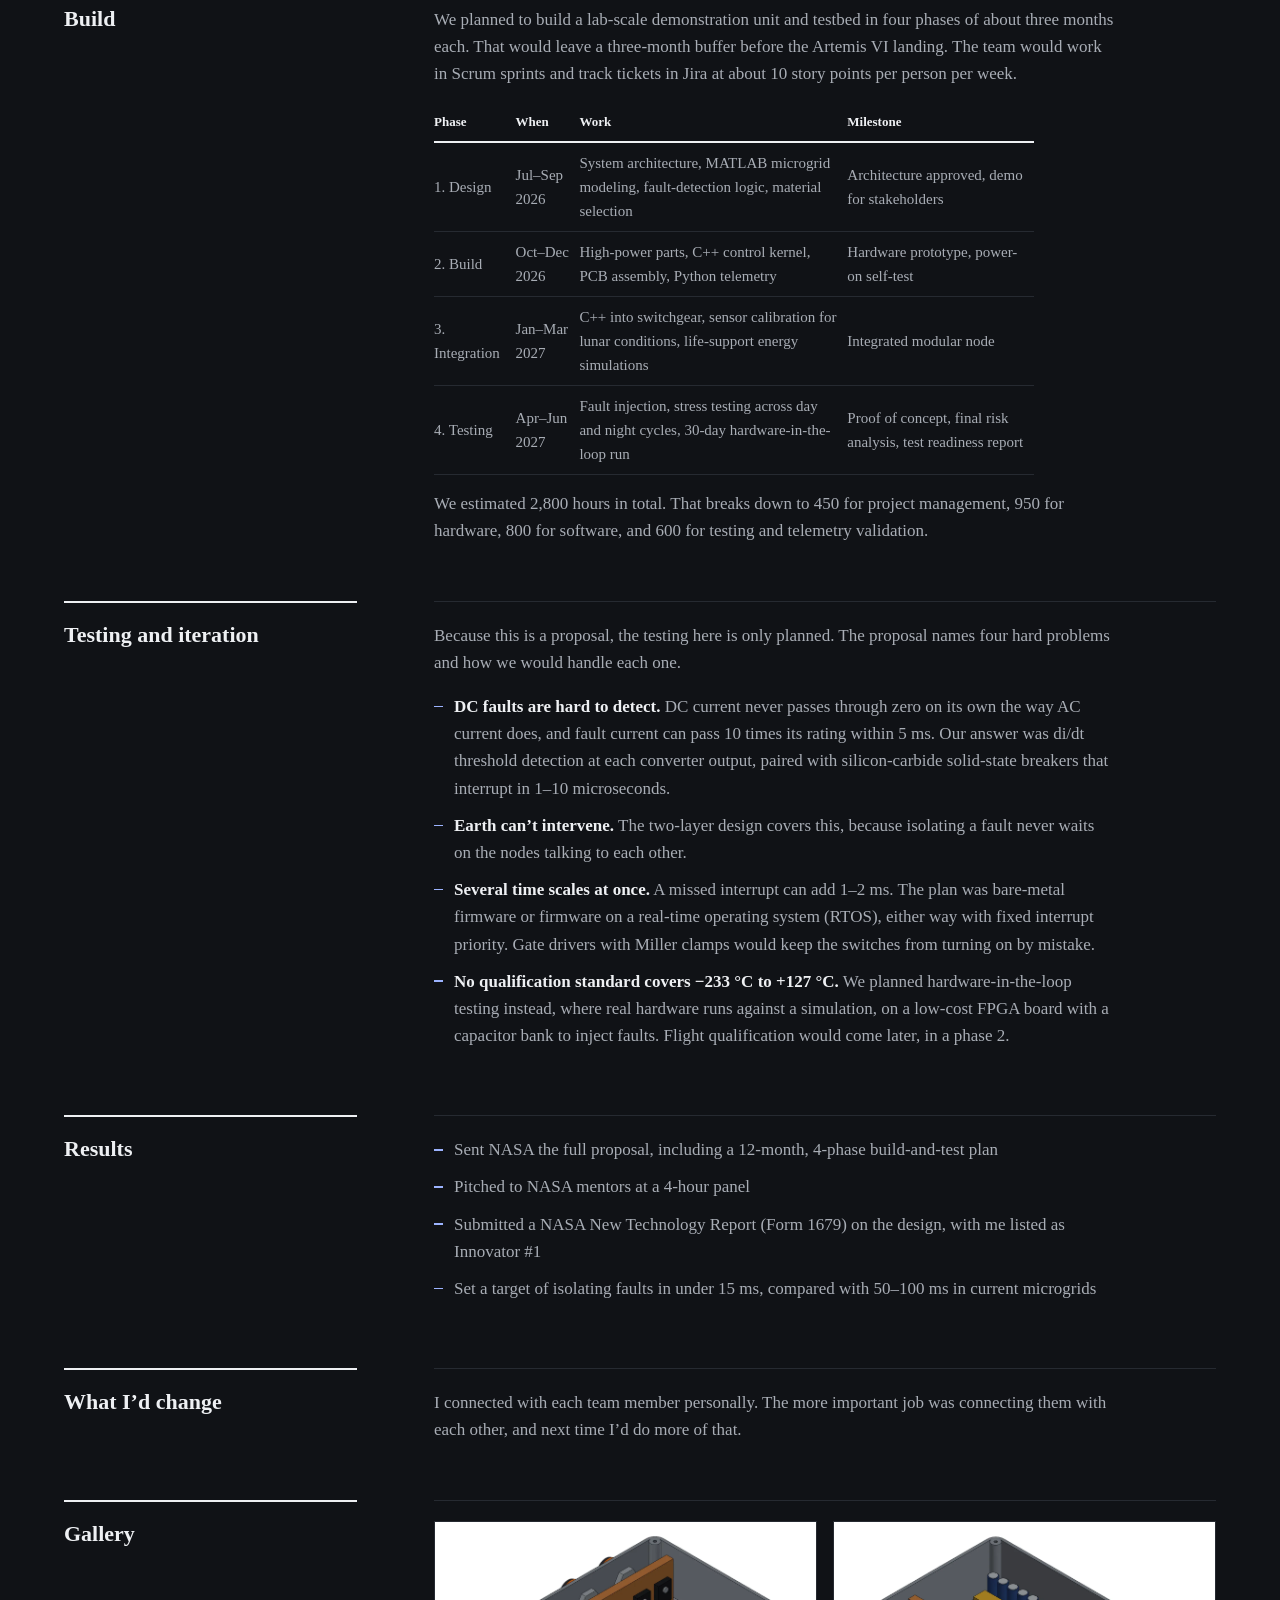
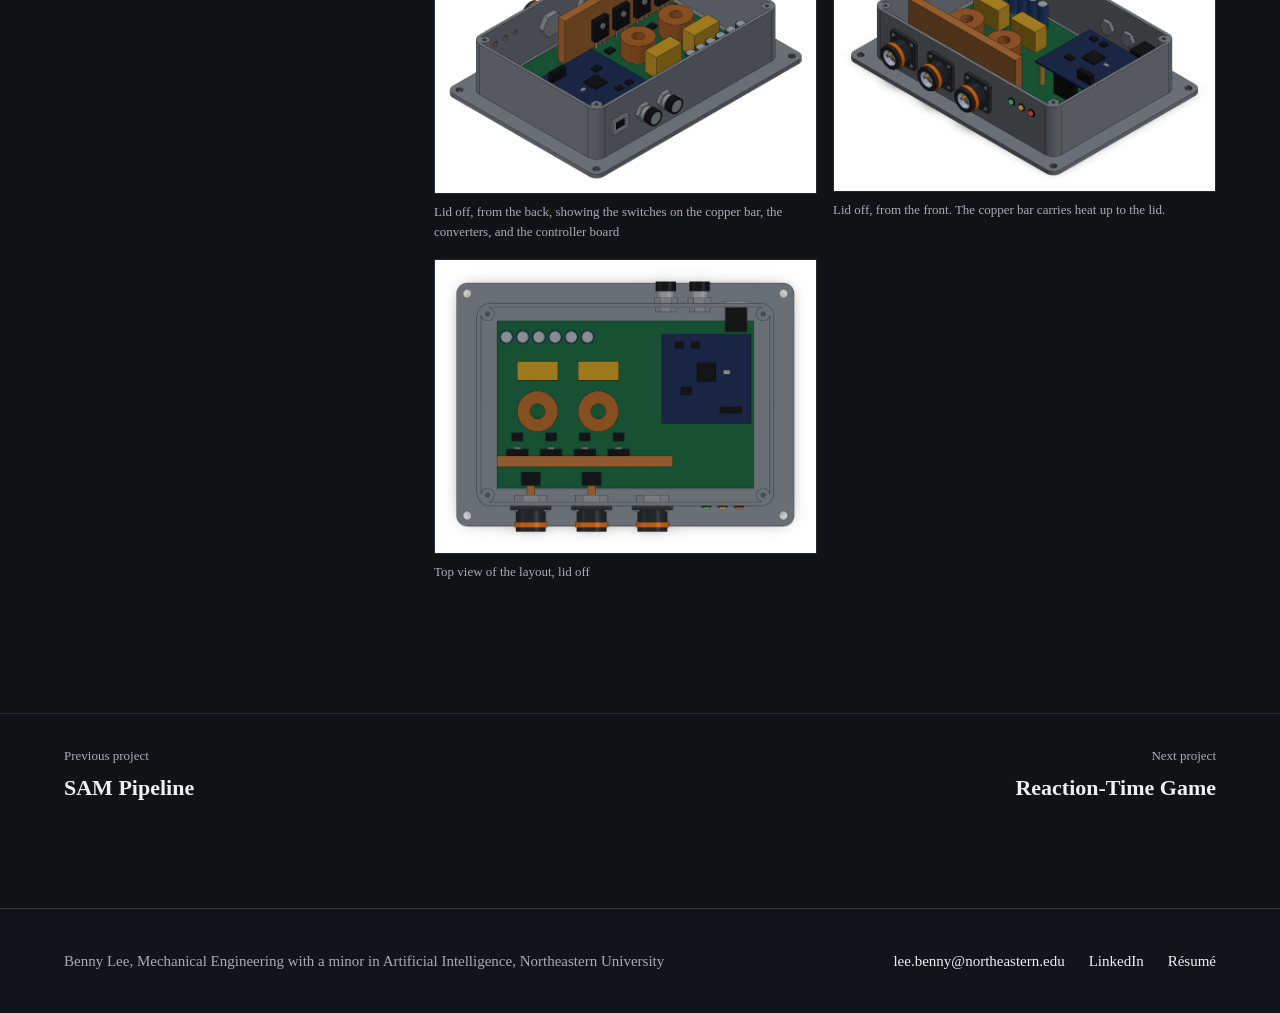
<file: projects/nasa-lspace.html>
<!doctype html>
<html lang="en" data-panels="material">
<head>
  <meta charset="utf-8">
  <meta name="viewport" content="width=device-width, initial-scale=1">
  <title>NASA L’SPACE proposal | Benny Lee</title>
  <meta name="description" content="As principal investigator, Benny Lee led a NASA L’SPACE proposal for a self-healing lunar power grid made of autonomous smart nodes.">
  <meta property="og:type" content="article">
  <meta property="og:title" content="NASA L’SPACE proposal | Benny Lee">
  <meta property="og:description" content="As principal investigator, Benny Lee led a NASA L’SPACE proposal for a self-healing lunar power grid made of autonomous smart nodes.">
  <meta property="og:url" content="https://bennylee.me/projects/nasa-lspace.html">
  <meta property="og:image" content="https://bennylee.me/assets/og-card.png">
  <meta property="og:image:width" content="1200">
  <meta property="og:image:height" content="630">
  <meta property="og:image:alt" content="Benny Lee, above two overlapping circles, Hardware in blue and Software in coral, each listing skills, with the line Mechanical Engineering, Minor in Artificial Intelligence, Northeastern University">
  <meta name="twitter:card" content="summary_large_image">
  <meta name="theme-color" content="#101216">
  <link rel="icon" href="../favicon.svg" type="image/svg+xml">
  <link rel="preconnect" href="https://fonts.googleapis.com">
  <link rel="preconnect" href="https://fonts.gstatic.com" crossorigin>
  <link rel="stylesheet" href="https://fonts.googleapis.com/css2?family=Tinos:wght@400;700&family=IBM+Plex+Mono:wght@400;500&display=swap">
  <link rel="stylesheet" href="../css/style.css">
  <script src="../js/main.js" defer></script>
</head>
<body>
  <a class="skip-link" href="#main">Skip to content</a>

  <header class="nav" data-nav>
    <a class="nav-name" href="../index.html">Benny Lee</a>
    <button class="nav-toggle" type="button" aria-expanded="false" aria-controls="nav-links" data-nav-toggle>Menu</button>
    <nav class="nav-links" id="nav-links" aria-label="Main">
      <a href="../index.html#research">Research</a>
      <a href="../index.html#hardware">Hardware</a>
      <a href="../index.html#software">Software</a>
      <a href="../index.html#about">About</a>
      <a href="../index.html#skills">Skills</a>
      <a href="../index.html#contact">Contact</a>
      <a class="nav-resume" href="../assets/Benny-Lee-Resume.pdf" target="_blank" rel="noopener">Résumé</a>
    </nav>
  </header>

  <main id="main">
    <header class="cs-hero t-nasa side-both">
      <div class="cs-hero-inner">
        <a class="cs-back" href="../index.html#work">Back to all work</a>
        <h1 class="cs-title">NASA L’SPACE proposal</h1>
        <p class="cs-lede">I was principal investigator for a 10-person team from several universities, and I led our proposal for a Moon-base power grid that would repair itself. I owned the system architecture and the CAD.</p>
        <dl class="cs-facts">
          <div><dt>Role</dt><dd>Principal investigator</dd></div>
          <div><dt>Team</dt><dd>10 people, multi-university</dd></div>
          <div><dt>Program</dt><dd>NASA L’SPACE NPWEE Academy, Jan–May 2026</dd></div>
          <div><dt>Focus</dt><dd>System architecture, CAD, prototype integration</dd></div>
        </dl>
        <a class="cad-btn" href="#gallery" data-cad-open="cad-nasa"><svg viewBox="0 0 24 24" fill="none" stroke="currentColor" stroke-width="1.8" stroke-linejoin="round" aria-hidden="true"><path d="M3 21V3l18 18z"/><path d="M7.5 16.5v-5l5 5z"/></svg> SolidWorks files <span>6</span></a>
      </div>
    </header>

    <div class="cs-stage-wrap t-nasa side-both">
      <figure class="panel-media">
        <div class="stage stage-cad">
          <img src="../assets/nasa-lspace/cad-closed.webp" width="1600" height="1185" alt="SolidWorks concept model of the smart power node: a flanged aluminum box with a finned radiator lid, two orange-banded DC bus connectors and a priority-load connector on the front, and green, amber, and red status LEDs">
        </div>
        <figcaption>Concept CAD of the node in SolidWorks.</figcaption>
      </figure>
    </div>

    <div class="cs-body">
      <section class="cs-section">
        <h2>Summary</h2>
        <div>
          <p>We proposed an <strong>Autonomous Modular Power Distribution and Recovery Node</strong>. It’s a smart hub on a DC microgrid, a small self-contained power network that runs on direct current. The node would watch its own electrical and thermal state, spot faults, isolate the faulty module, and reroute power to the priority loads, all with no human involved. We pitched it to NASA mentors at a 4-hour panel.</p>
          <p>This was a proposal, not a built device. The numbers below are design targets taken from published research, and I didn’t measure any of them. The build plan is still only a plan, and none of that work has been done.</p>
        </div>
      </section>
      <section class="cs-section">
        <h2>Problem</h2>
        <div>
          <p>A power system on the Moon has to keep running through faults, radiation, and big temperature swings. Nobody on Earth can step in quickly, since a radio signal takes about 2.6 seconds to reach the Moon and come back.</p>
          <ul>
            <li>Today’s advanced microgrids rely on a single master controller. If it fails, the whole grid can go down.</li>
            <li>They usually take 50–100 ms to detect a fault and switch to a backup. Sensitive electronics can reset if the power drops for more than 10–20 ms.</li>
            <li>They’re reactive, and they wait for a human to authorize a reroute.</li>
          </ul>
        </div>
      </section>
      <section class="cs-section">
        <h2>Design</h2>
        <div>
          <p>Each node would combine <strong>bidirectional power converters</strong>, <strong>voltage and current sensors</strong>, <strong>fast solid-state switches</strong>, and <strong>embedded control hardware</strong>. The nodes would be spread through habitats, rovers, and payloads, so the grid would have no single point of failure.</p>
          <p>Control would run in two layers, so isolating a fault never depends on the nodes talking to each other. <strong>Layer 1</strong> is local to each node and would respond in microseconds. It uses hardcoded droop control and a di/dt trip, which cuts the circuit when current rises too fast. <strong>Layer 2</strong> lets the nodes reach agreement over a CAN bus within milliseconds. It tunes the droop coefficients and load priority.</p>
          <p>We set design targets for the node. It would convert power at about 98% efficiency, and its voltage would respond to transients within 10–15 ms. It would isolate a fault within 15 ms using solid-state protection. In high-voltage systems, the output ripple would be about 1–2 V.</p>
          <p>I modeled the node in SolidWorks for the proposal, but the file was later corrupted. The model shown here is a rebuild I made with AI assistance, following the proposal’s parts list and the architecture I led. Its dimensions are illustrative.</p>
          <p>The model puts the proposal’s parts in one sealed aluminum box:</p>
          <ul>
            <li><strong>Power path.</strong> DC bus A and bus B come in on the front, next to a priority-load output. A current sensor sits behind each input, and four silicon-carbide solid-state switches are clamped to a copper bar.</li>
            <li><strong>Heat path.</strong> There’s no air on the Moon to carry heat away. So the copper bar runs up into a finned radiator lid, and the flanged base bolts to a cold plate.</li>
            <li><strong>Conversion.</strong> Each of the two bidirectional converter stages has a toroidal inductor and a film capacitor, and a bank of six capacitors steadies the DC bus.</li>
            <li><strong>Control.</strong> A separate controller board on standoffs carries the microcontroller and CAN transceivers. The CAN in and CAN out ports on the back link the nodes one after another for Layer 2. A telemetry port sits beside them.</li>
          </ul>
        </div>
      </section>
      <section class="cs-section">
        <h2>Build</h2>
        <div>
          <p>We planned to build a lab-scale demonstration unit and testbed in four phases of about three months each. That would leave a three-month buffer before the Artemis VI landing. The team would work in Scrum sprints and track tickets in Jira at about 10 story points per person per week.</p>
          <table class="cs-table">
            <thead><tr><th>Phase</th><th>When</th><th>Work</th><th>Milestone</th></tr></thead>
            <tbody>
              <tr><td>1. Design</td><td>Jul–Sep 2026</td><td>System architecture, MATLAB microgrid modeling, fault-detection logic, material selection</td><td>Architecture approved, demo for stakeholders</td></tr>
              <tr><td>2. Build</td><td>Oct–Dec 2026</td><td>High-power parts, C++ control kernel, PCB assembly, Python telemetry</td><td>Hardware prototype, power-on self-test</td></tr>
              <tr><td>3. Integration</td><td>Jan–Mar 2027</td><td>C++ into switchgear, sensor calibration for lunar conditions, life-support energy simulations</td><td>Integrated modular node</td></tr>
              <tr><td>4. Testing</td><td>Apr–Jun 2027</td><td>Fault injection, stress testing across day and night cycles, 30-day hardware-in-the-loop run</td><td>Proof of concept, final risk analysis, test readiness report</td></tr>
            </tbody>
          </table>
          <p>We estimated 2,800 hours in total. That breaks down to 450 for project management, 950 for hardware, 800 for software, and 600 for testing and telemetry validation.</p>
        </div>
      </section>
      <section class="cs-section">
        <h2>Testing and iteration</h2>
        <div>
          <p>Because this is a proposal, the testing here is only planned. The proposal names four hard problems and how we would handle each one.</p>
          <ul>
            <li><strong>DC faults are hard to detect.</strong> DC current never passes through zero on its own the way AC current does, and fault current can pass 10 times its rating within 5 ms. Our answer was di/dt threshold detection at each converter output, paired with silicon-carbide solid-state breakers that interrupt in 1–10 microseconds.</li>
            <li><strong>Earth can’t intervene.</strong> The two-layer design covers this, because isolating a fault never waits on the nodes talking to each other.</li>
            <li><strong>Several time scales at once.</strong> A missed interrupt can add 1–2 ms. The plan was bare-metal firmware or firmware on a real-time operating system (RTOS), either way with fixed interrupt priority. Gate drivers with Miller clamps would keep the switches from turning on by mistake.</li>
            <li><strong>No qualification standard covers −233 °C to +127 °C.</strong> We planned hardware-in-the-loop testing instead, where real hardware runs against a simulation, on a low-cost FPGA board with a capacitor bank to inject faults. Flight qualification would come later, in a phase 2.</li>
          </ul>
        </div>
      </section>
      <section class="cs-section">
        <h2>Results</h2>
        <div>
          <ul>
            <li>Sent NASA the full proposal, including a 12-month, 4-phase build-and-test plan</li>
            <li>Pitched to NASA mentors at a 4-hour panel</li>
            <li>Submitted a NASA New Technology Report (Form 1679) on the design, with me listed as Innovator #1</li>
            <li>Set a target of isolating faults in under 15 ms, compared with 50–100 ms in current microgrids</li>
          </ul>
        </div>
      </section>
      <section class="cs-section">
        <h2>What I’d change</h2>
        <div>
          <p>I connected with each team member personally. The more important job was connecting them with each other, and next time I’d do more of that.</p>
        </div>
      </section>
      <section class="cs-section">
        <h2 id="gallery">Gallery</h2>
        <div>
          <div class="cs-gallery">
            <figure><img src="../assets/nasa-lspace/cad-open-back.webp" width="1600" height="1138" loading="lazy" alt="Concept model with the lid off, seen from the back: four black silicon-carbide switches clamped to a copper bar, two copper toroid inductors, yellow film capacitors, a row of blue bus capacitors, the navy controller board, and two CAN connectors and a telemetry port on the back wall"><figcaption>Lid off, from the back, showing the switches on the copper bar, the converters, and the controller board</figcaption></figure>
            <figure><img src="../assets/nasa-lspace/cad-open-front.webp" width="1600" height="1130" loading="lazy" alt="Concept model with the lid off, seen from the front: the three front connectors, the tall copper heat bar behind them, inductors, capacitors, and the controller board on brass standoffs"><figcaption>Lid off, from the front. The copper bar carries heat up to the lid.</figcaption></figure>
            <figure><img src="../assets/nasa-lspace/cad-top.webp" width="1600" height="1231" loading="lazy" alt="Top view of the concept model with the lid off, showing the board layout from the front connectors and current sensors to the controller board and back-wall connectors"><figcaption>Top view of the layout, lid off</figcaption></figure>
          </div>
        </div>
      </section>
    </div>

    <nav class="cs-next" aria-label="More projects">
      <a href="sam-pipeline.html"><span>Previous project</span><strong>SAM Pipeline</strong></a>
      <a href="reaction-game.html"><span>Next project</span><strong>Reaction-Time Game</strong></a>
    </nav>


    <dialog class="cad" id="cad-nasa" data-tone="light" aria-labelledby="cad-nasa-title">
      <div class="cad-head">
        <div><h2 id="cad-nasa-title">NASA L’SPACE smart node: SolidWorks files</h2><p>Concept model, rebuilt with AI assistance after the original file was corrupted; dimensions are illustrative</p></div>
        <button class="cad-x" type="button" data-cad-close>Close</button>
      </div>
      <div class="cad-stage">
        <figure class="cad-slide is-active"><img src="../assets/nasa-lspace/cad-closed.webp" width="1600" height="1185" loading="lazy" alt="SolidWorks concept model of the smart power node with the lid on, from the front: a flanged aluminum box with a finned radiator lid, three orange-banded front connectors, and green, amber, and red status LEDs"><figcaption>Lid on, from the front</figcaption></figure>
        <figure class="cad-slide"><img src="../assets/nasa-lspace/cad-closed-back.webp" width="1600" height="1202" loading="lazy" alt="Concept model with the lid on, from the back: the finned lid, a telemetry port, and two CAN connectors on the back wall"><figcaption>Lid on, from the back: the telemetry port and the two CAN connectors</figcaption></figure>
        <figure class="cad-slide"><img src="../assets/nasa-lspace/cad-front.webp" width="1600" height="606" loading="lazy" alt="Straight-on front view of the concept model: DC bus A and B and the priority-load connector, each with an orange high-voltage band, beside green, amber, and red status LEDs"><figcaption>Front view: DC bus A and B, the priority-load output, and the status LEDs</figcaption></figure>
        <figure class="cad-slide"><img src="../assets/nasa-lspace/cad-open-front.webp" width="1600" height="1130" loading="lazy" alt="Concept model with the lid off, seen from the front: the three front connectors, the tall copper heat bar behind them, inductors, capacitors, and the controller board on brass standoffs"><figcaption>Lid off, from the front: the copper bar carries heat up to the lid</figcaption></figure>
        <figure class="cad-slide"><img src="../assets/nasa-lspace/cad-open-back.webp" width="1600" height="1138" loading="lazy" alt="Concept model with the lid off, seen from the back: four black silicon-carbide switches clamped to a copper bar, two copper toroid inductors, yellow film capacitors, a row of blue bus capacitors, the navy controller board, and two CAN connectors and a telemetry port on the back wall"><figcaption>Lid off, from the back: switches on the copper bar, converters, and the controller board</figcaption></figure>
        <figure class="cad-slide"><img src="../assets/nasa-lspace/cad-top.webp" width="1600" height="1231" loading="lazy" alt="Top view of the concept model with the lid off, showing the board layout from the front connectors and current sensors to the controller board and back-wall connectors"><figcaption>Top view of the layout, lid off</figcaption></figure>
      </div>
      <div class="cad-nav"><button type="button" data-cad-prev>Previous</button><span class="cad-count">1 / 6</span><button type="button" data-cad-next>Next</button></div>
    </dialog>
  </main>

  <footer class="footer">
    <p>Benny Lee, Mechanical Engineering with a minor in Artificial Intelligence, Northeastern University</p>
    <nav aria-label="Footer">
      <a href="mailto:lee.benny@northeastern.edu">lee.benny@northeastern.edu</a>
      <a href="https://www.linkedin.com/in/bennylee-" target="_blank" rel="noopener">LinkedIn</a>
      <a href="../assets/Benny-Lee-Resume.pdf" target="_blank" rel="noopener">Résumé</a>
    </nav>
  </footer>
</body>
</html>
</file>
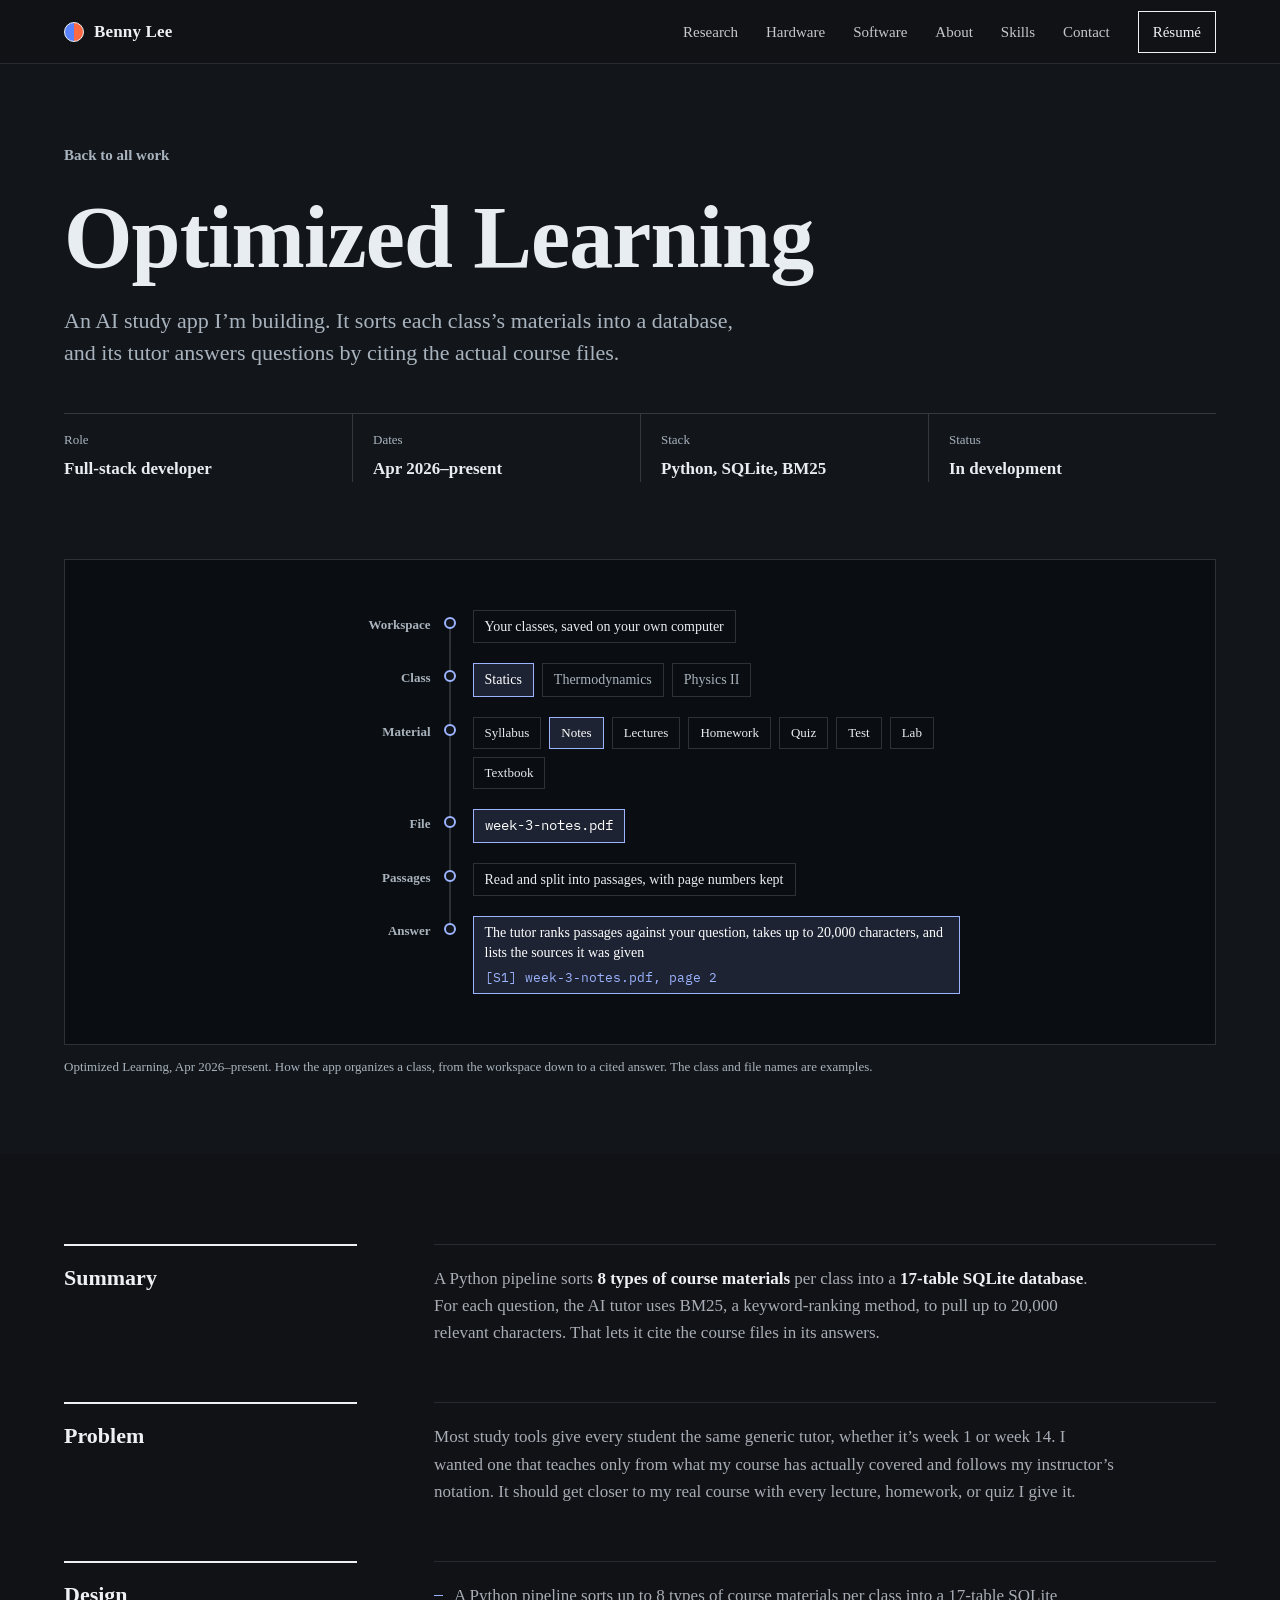
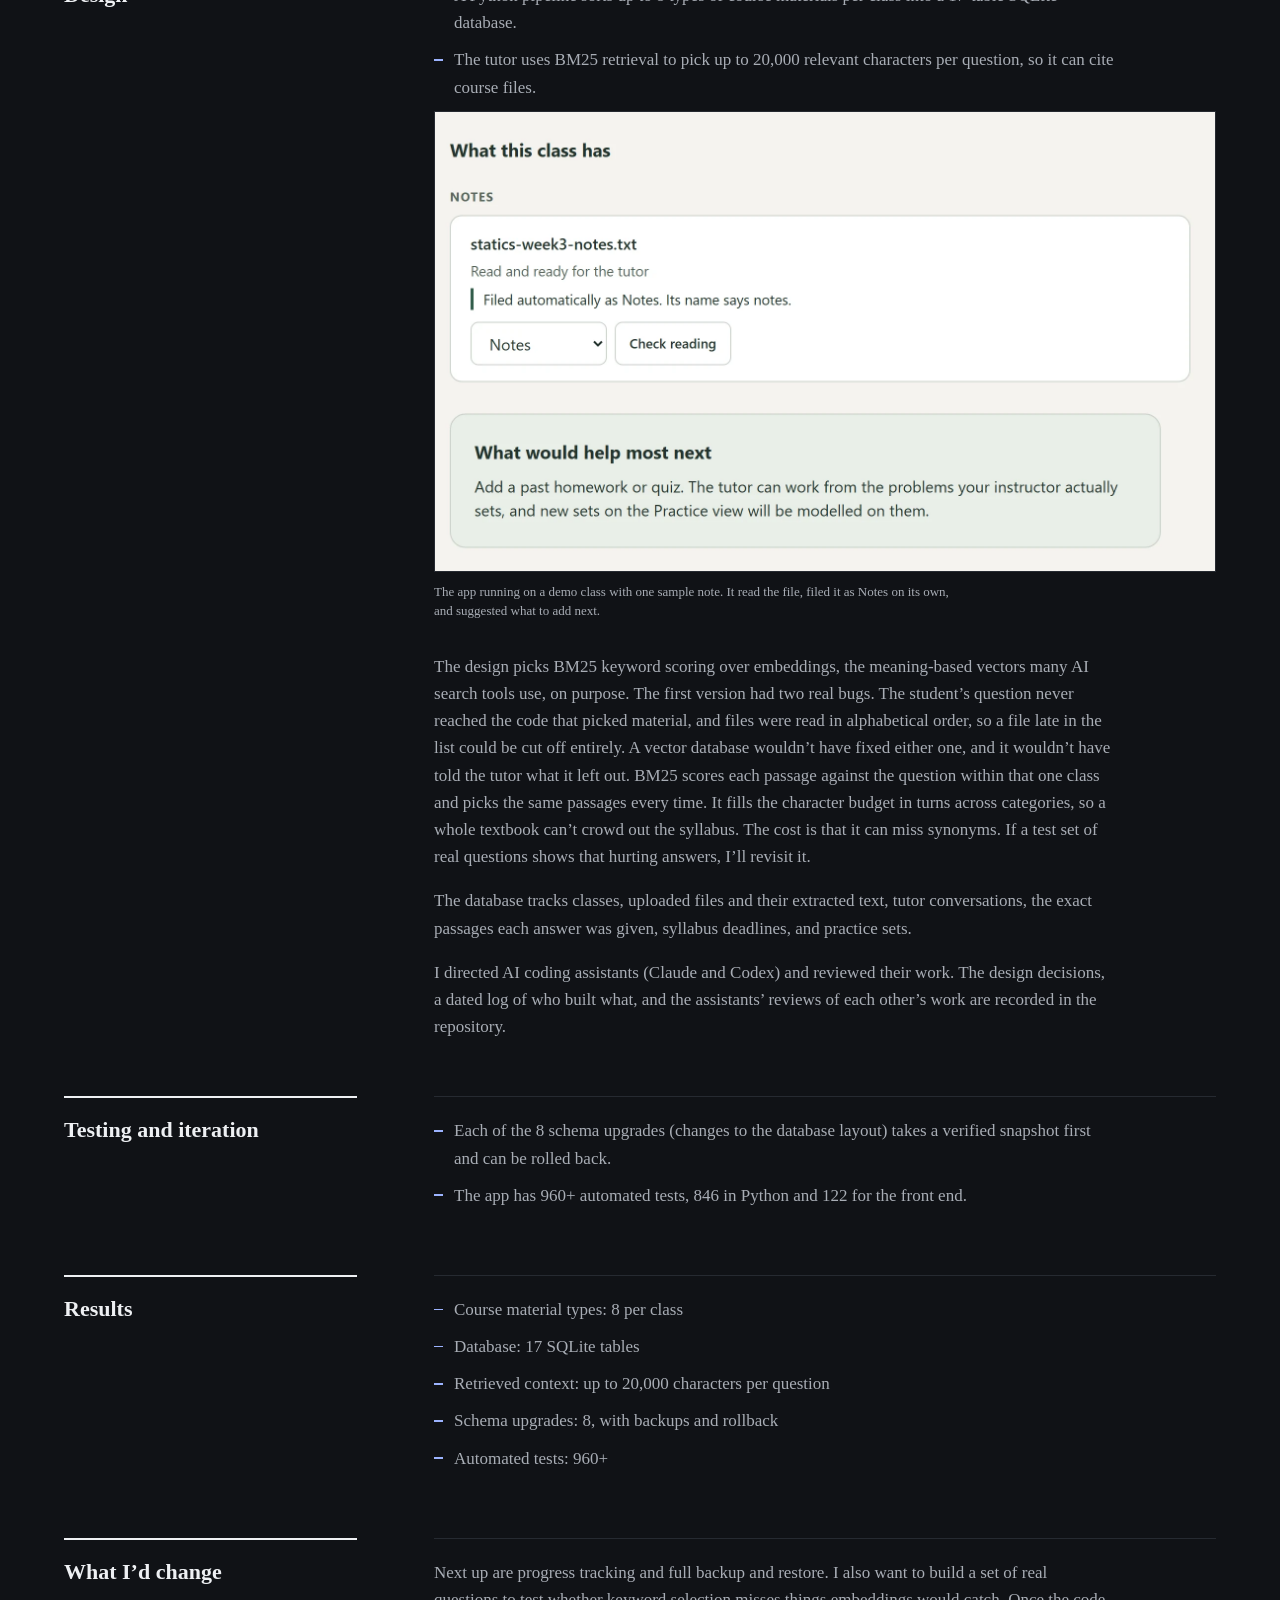
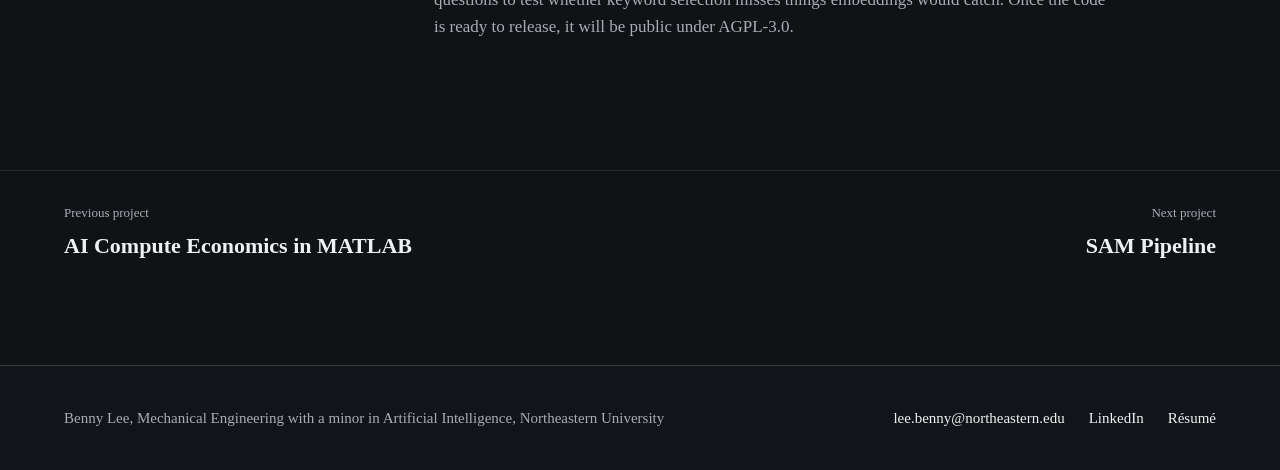
<file: projects/optimized-learning.html>
<!doctype html>
<html lang="en" data-panels="material">
<head>
  <meta charset="utf-8">
  <meta name="viewport" content="width=device-width, initial-scale=1">
  <title>Optimized Learning | Benny Lee</title>
  <meta name="description" content="An AI study app I’m building. It organizes course materials into a SQLite database, and its tutor cites the course files in its answers.">
  <meta property="og:type" content="article">
  <meta property="og:title" content="Optimized Learning | Benny Lee">
  <meta property="og:description" content="An AI study app I’m building. It organizes course materials into a SQLite database, and its tutor cites the course files in its answers.">
  <meta property="og:url" content="https://bennylee.me/projects/optimized-learning.html">
  <meta property="og:image" content="https://bennylee.me/assets/og-card.png">
  <meta property="og:image:width" content="1200">
  <meta property="og:image:height" content="630">
  <meta property="og:image:alt" content="Benny Lee, above two overlapping circles, Hardware in blue and Software in coral, each listing skills, with the line Mechanical Engineering, Minor in Artificial Intelligence, Northeastern University">
  <meta name="twitter:card" content="summary_large_image">
  <meta name="theme-color" content="#101216">
  <link rel="icon" href="../favicon.svg" type="image/svg+xml">
  <link rel="preconnect" href="https://fonts.googleapis.com">
  <link rel="preconnect" href="https://fonts.gstatic.com" crossorigin>
  <link rel="stylesheet" href="https://fonts.googleapis.com/css2?family=Tinos:wght@400;700&family=IBM+Plex+Mono:wght@400;500&display=swap">
  <link rel="stylesheet" href="../css/style.css">
  <script src="../js/main.js" defer></script>
</head>
<body>
  <a class="skip-link" href="#main">Skip to content</a>

  <header class="nav" data-nav>
    <a class="nav-name" href="../index.html">Benny Lee</a>
    <button class="nav-toggle" type="button" aria-expanded="false" aria-controls="nav-links" data-nav-toggle>Menu</button>
    <nav class="nav-links" id="nav-links" aria-label="Main">
      <a href="../index.html#research">Research</a>
      <a href="../index.html#hardware">Hardware</a>
      <a href="../index.html#software">Software</a>
      <a href="../index.html#about">About</a>
      <a href="../index.html#skills">Skills</a>
      <a href="../index.html#contact">Contact</a>
      <a class="nav-resume" href="../assets/Benny-Lee-Resume.pdf" target="_blank" rel="noopener">Résumé</a>
    </nav>
  </header>

  <main id="main">
    <header class="cs-hero t-learning side-sw">
      <div class="cs-hero-inner">
        <a class="cs-back" href="../index.html#work">Back to all work</a>
        <h1 class="cs-title">Optimized Learning</h1>
        <p class="cs-lede">An AI study app I’m building. It sorts each class’s materials into a database, and its tutor answers questions by citing the actual course files.</p>
        <dl class="cs-facts">
          <div><dt>Role</dt><dd>Full-stack developer</dd></div>
          <div><dt>Dates</dt><dd>Apr 2026–present</dd></div>
          <div><dt>Stack</dt><dd>Python, SQLite, BM25</dd></div>
          <div><dt>Status</dt><dd>In development</dd></div>
        </dl>
      </div>
    </header>

    <div class="cs-stage-wrap t-learning side-sw">
      <figure class="panel-media">
        <div class="stage stage-tree">
                <div class="otree" role="img" aria-label="How the app organizes a class. Your workspace holds your classes, such as Statics, Thermodynamics and Physics II. Each class sorts its material into up to eight types: syllabus, notes, lectures, homework, quizzes, tests, lab and textbook. Each file is read and split into passages, with page numbers kept. A filed syllabus also becomes a digest and a list of dates you can correct. When you ask a question, the tutor ranks the passages against it, takes up to 20,000 characters, and lists the sources it was given, for example S1, week-3-notes.pdf, page 2.">
                  <div class="ot-row"><span class="ot-tag">Workspace</span><div class="ot-body"><span class="ot-node">Your classes, saved on your own computer</span></div></div>
                  <div class="ot-row"><span class="ot-tag">Class</span><div class="ot-body"><span class="ot-node is-on">Statics</span><span class="ot-node is-dim">Thermodynamics</span><span class="ot-node is-dim">Physics II</span></div></div>
                  <div class="ot-row"><span class="ot-tag">Material</span><div class="ot-body ot-chips"><span>Syllabus</span><span class="is-on">Notes</span><span>Lectures</span><span>Homework</span><span>Quiz</span><span>Test</span><span>Lab</span><span>Textbook</span></div></div>
                  <div class="ot-row"><span class="ot-tag">File</span><div class="ot-body"><span class="ot-node is-on ot-file">week-3-notes.pdf</span></div></div>
                  <div class="ot-row"><span class="ot-tag">Passages</span><div class="ot-body"><span class="ot-node">Read and split into passages, with page numbers kept</span></div></div>
                  <div class="ot-row"><span class="ot-tag">Answer</span><div class="ot-body"><span class="ot-node is-on">The tutor ranks passages against your question, takes up to 20,000 characters, and lists the sources it was given <span class="ot-cite">[S1] week-3-notes.pdf, page 2</span></span></div></div>
                </div>
              </div>
              <figcaption>Optimized Learning, Apr 2026–present. How the app organizes a class, from the workspace down to a cited answer. The class and file names are examples.</figcaption>
      </figure>
    </div>

    <div class="cs-body">
      <section class="cs-section">
        <h2>Summary</h2>
        <div>
          <p>A Python pipeline sorts <strong>8 types of course materials</strong> per class into a <strong>17-table SQLite database</strong>. For each question, the AI tutor uses BM25, a keyword-ranking method, to pull up to 20,000 relevant characters. That lets it cite the course files in its answers.</p>
        </div>
      </section>
      <section class="cs-section">
        <h2>Problem</h2>
        <div>
          <p>Most study tools give every student the same generic tutor, whether it’s week 1 or week 14. I wanted one that teaches only from what my course has actually covered and follows my instructor’s notation. It should get closer to my real course with every lecture, homework, or quiz I give it.</p>
        </div>
      </section>
      <section class="cs-section">
        <h2>Design</h2>
        <div>
          <ul>
            <li>A Python pipeline sorts up to 8 types of course materials per class into a 17-table SQLite database.</li>
            <li>The tutor uses BM25 retrieval to pick up to 20,000 relevant characters per question, so it can cite course files.</li>
          </ul>
          <figure class="cs-fig"><a href="../assets/optimized-learning/filing.webp"><img src="../assets/optimized-learning/filing.webp" width="1580" height="930" loading="lazy" alt="Screenshot of the Optimized Learning app. A file called statics-week3-notes.txt sits under Notes, marked Read and ready for the tutor, with the line Filed automatically as Notes. Its name says notes. Below it, a box headed What would help most next suggests adding a past homework or quiz."></a><figcaption>The app running on a demo class with one sample note. It read the file, filed it as Notes on its own, and suggested what to add next.</figcaption></figure>
          <p>The design picks BM25 keyword scoring over embeddings, the meaning-based vectors many AI search tools use, on purpose. The first version had two real bugs. The student’s question never reached the code that picked material, and files were read in alphabetical order, so a file late in the list could be cut off entirely. A vector database wouldn’t have fixed either one, and it wouldn’t have told the tutor what it left out. BM25 scores each passage against the question within that one class and picks the same passages every time. It fills the character budget in turns across categories, so a whole textbook can’t crowd out the syllabus. The cost is that it can miss synonyms. If a test set of real questions shows that hurting answers, I’ll revisit it.</p>
          <p>The database tracks classes, uploaded files and their extracted text, tutor conversations, the exact passages each answer was given, syllabus deadlines, and practice sets.</p>
          <p>I directed AI coding assistants (Claude and Codex) and reviewed their work. The design decisions, a dated log of who built what, and the assistants&rsquo; reviews of each other&rsquo;s work are recorded in the repository.</p>
        </div>
      </section>
      <section class="cs-section">
        <h2>Testing and iteration</h2>
        <div>
          <ul>
            <li>Each of the 8 schema upgrades (changes to the database layout) takes a verified snapshot first and can be rolled back.</li>
            <li>The app has 960+ automated tests, 846 in Python and 122 for the front end.</li>
          </ul>
        </div>
      </section>
      <section class="cs-section">
        <h2>Results</h2>
        <div>
          <ul>
            <li>Course material types: 8 per class</li>
            <li>Database: 17 SQLite tables</li>
            <li>Retrieved context: up to 20,000 characters per question</li>
            <li>Schema upgrades: 8, with backups and rollback</li>
            <li>Automated tests: 960+</li>
          </ul>
        </div>
      </section>
      <section class="cs-section">
        <h2>What I’d change</h2>
        <div>
          <p>Next up are progress tracking and full backup and restore. I also want to build a set of real questions to test whether keyword selection misses things embeddings would catch. Once the code is ready to release, it will be public under AGPL-3.0.</p>
        </div>
      </section>
    </div>

    <nav class="cs-next" aria-label="More projects">
      <a href="matlab-economics.html"><span>Previous project</span><strong>AI Compute Economics in MATLAB</strong></a>
      <a href="sam-pipeline.html"><span>Next project</span><strong>SAM Pipeline</strong></a>
    </nav>

  </main>

  <footer class="footer">
    <p>Benny Lee, Mechanical Engineering with a minor in Artificial Intelligence, Northeastern University</p>
    <nav aria-label="Footer">
      <a href="mailto:lee.benny@northeastern.edu">lee.benny@northeastern.edu</a>
      <a href="https://www.linkedin.com/in/bennylee-" target="_blank" rel="noopener">LinkedIn</a>
      <a href="../assets/Benny-Lee-Resume.pdf" target="_blank" rel="noopener">Résumé</a>
    </nav>
  </footer>
</body>
</html>
</file>
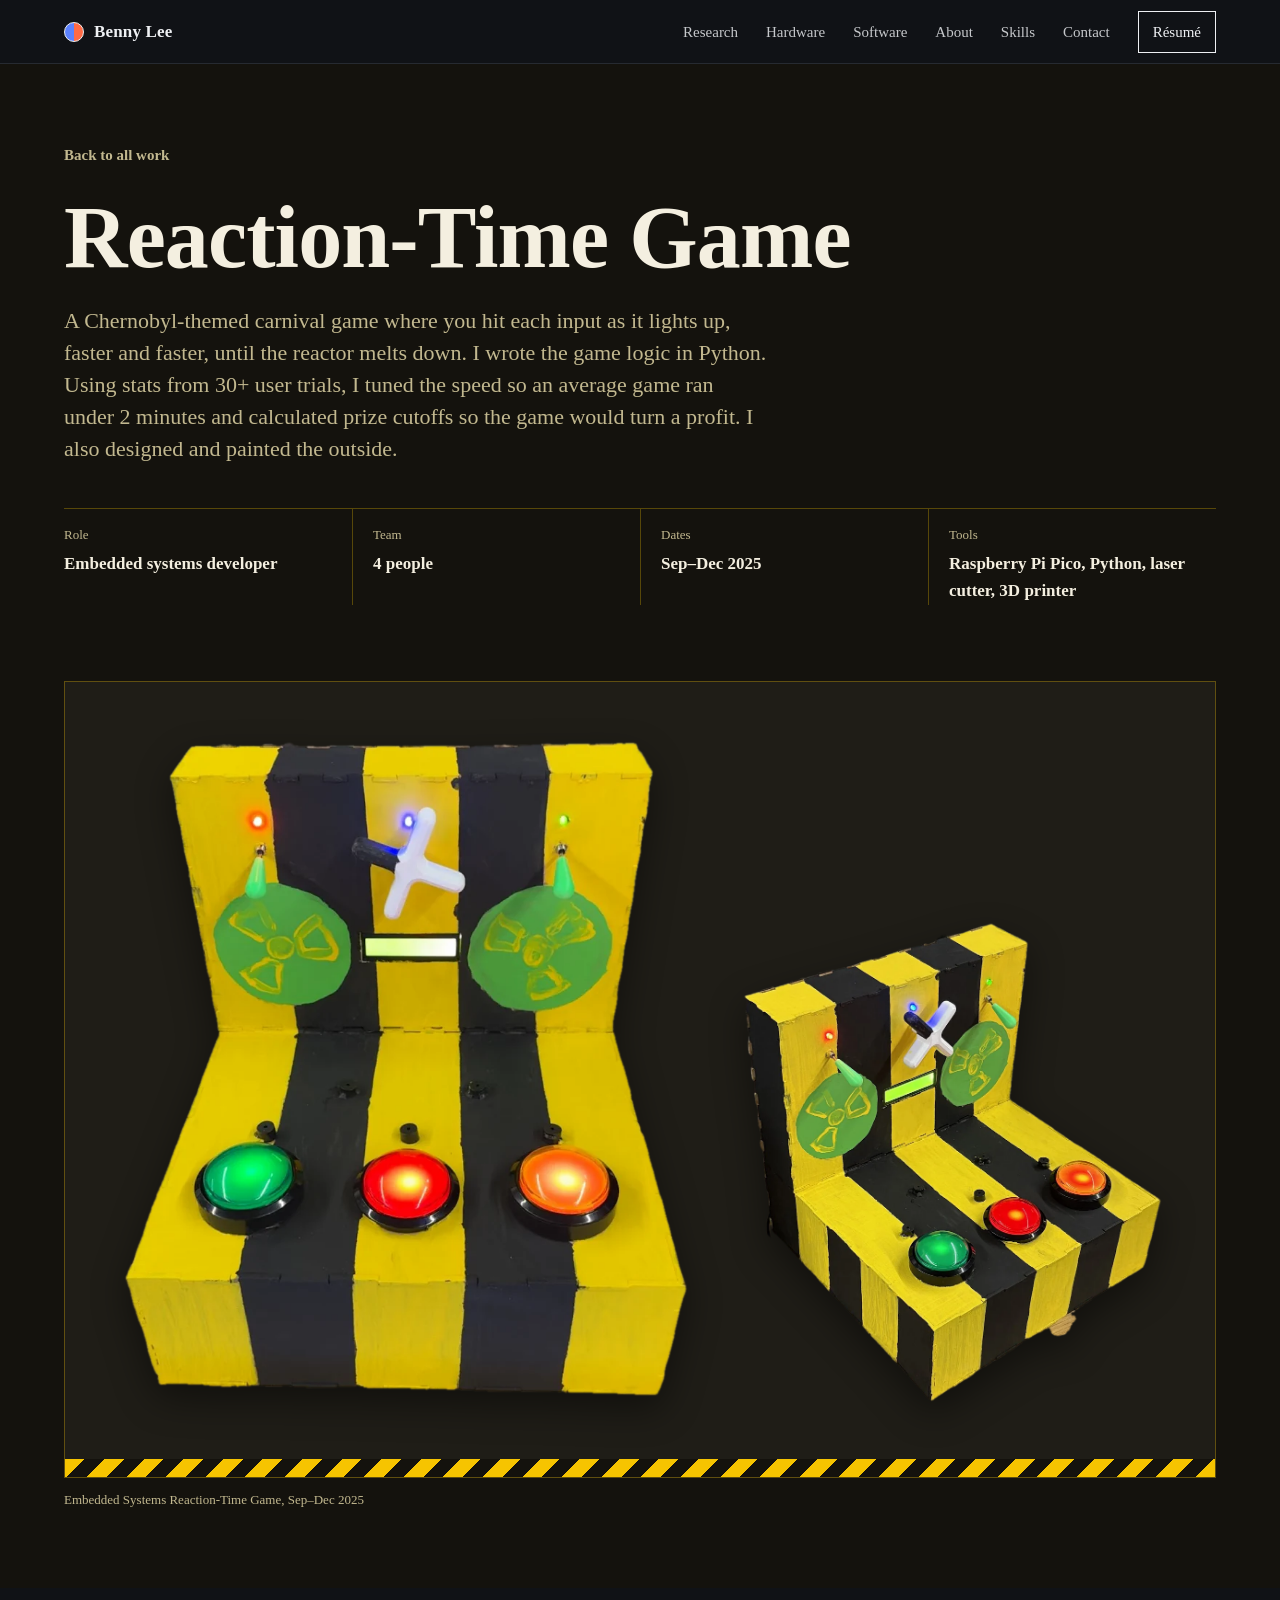
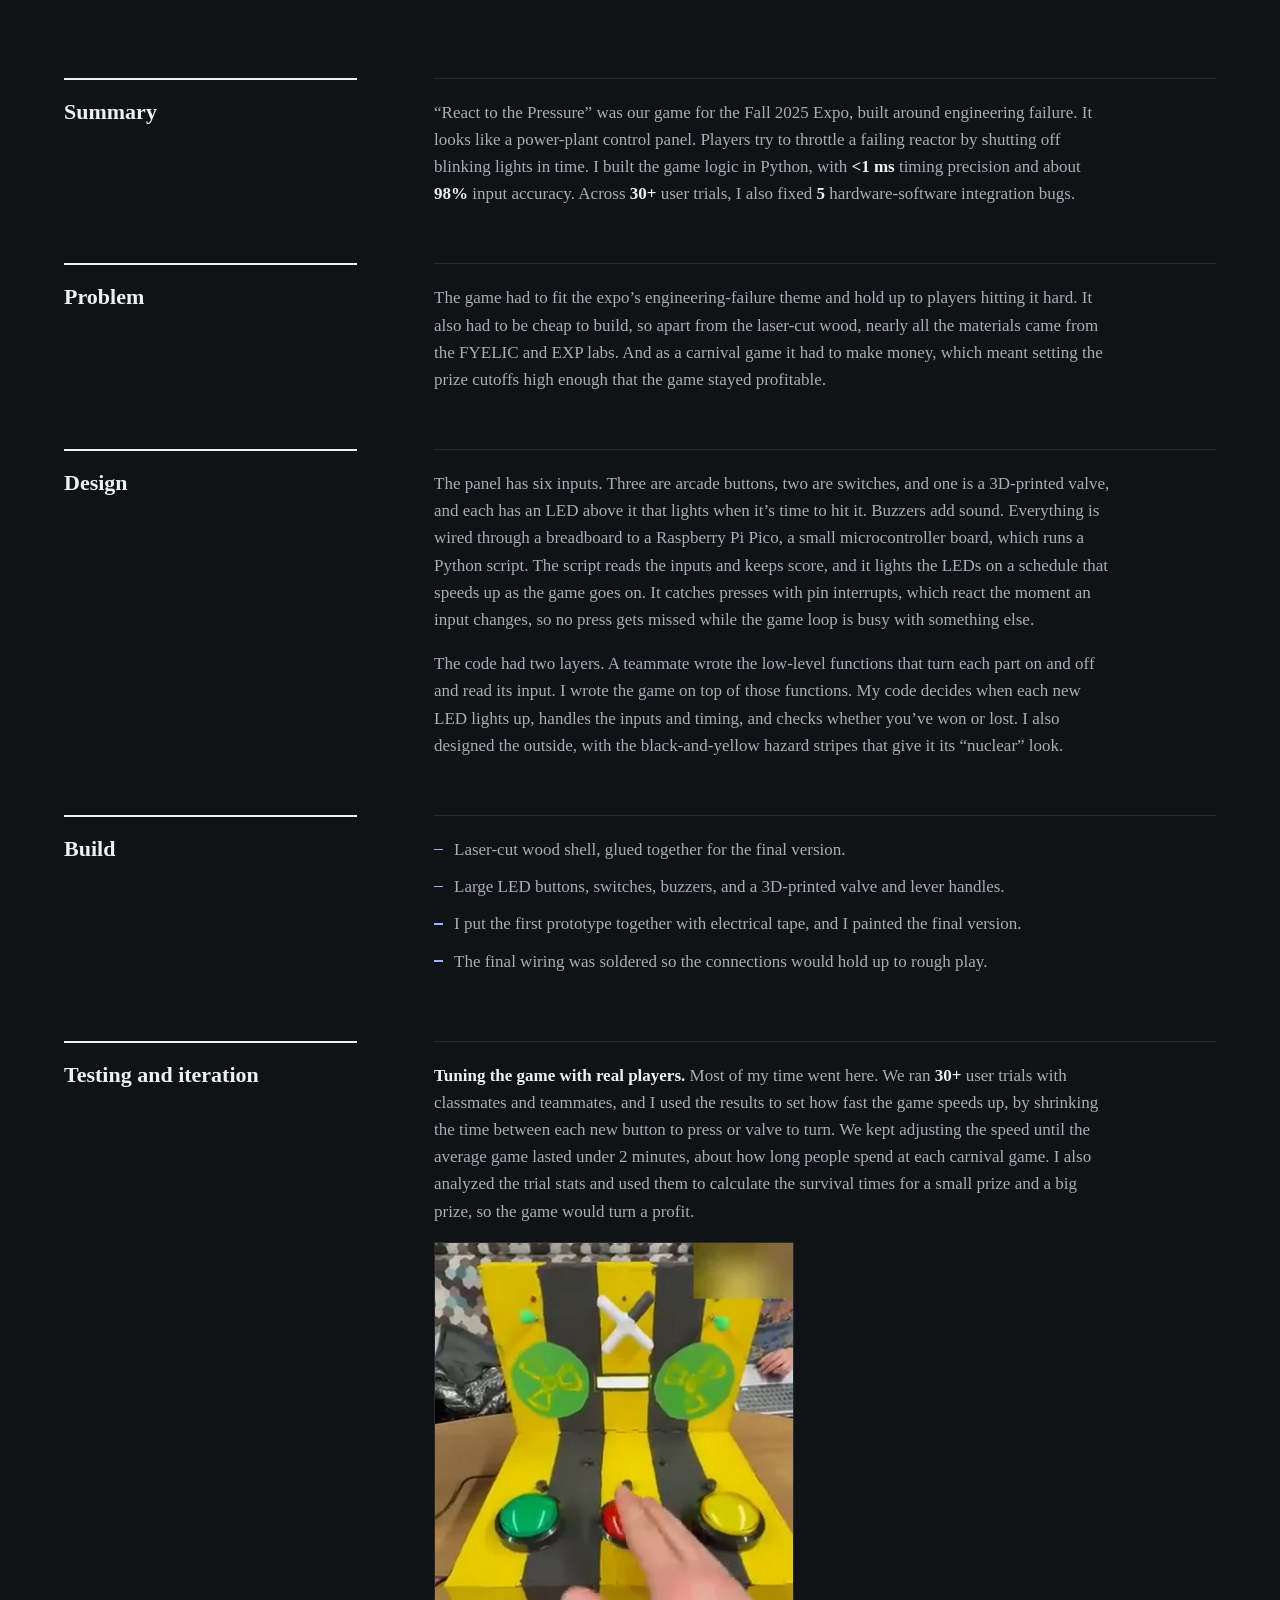
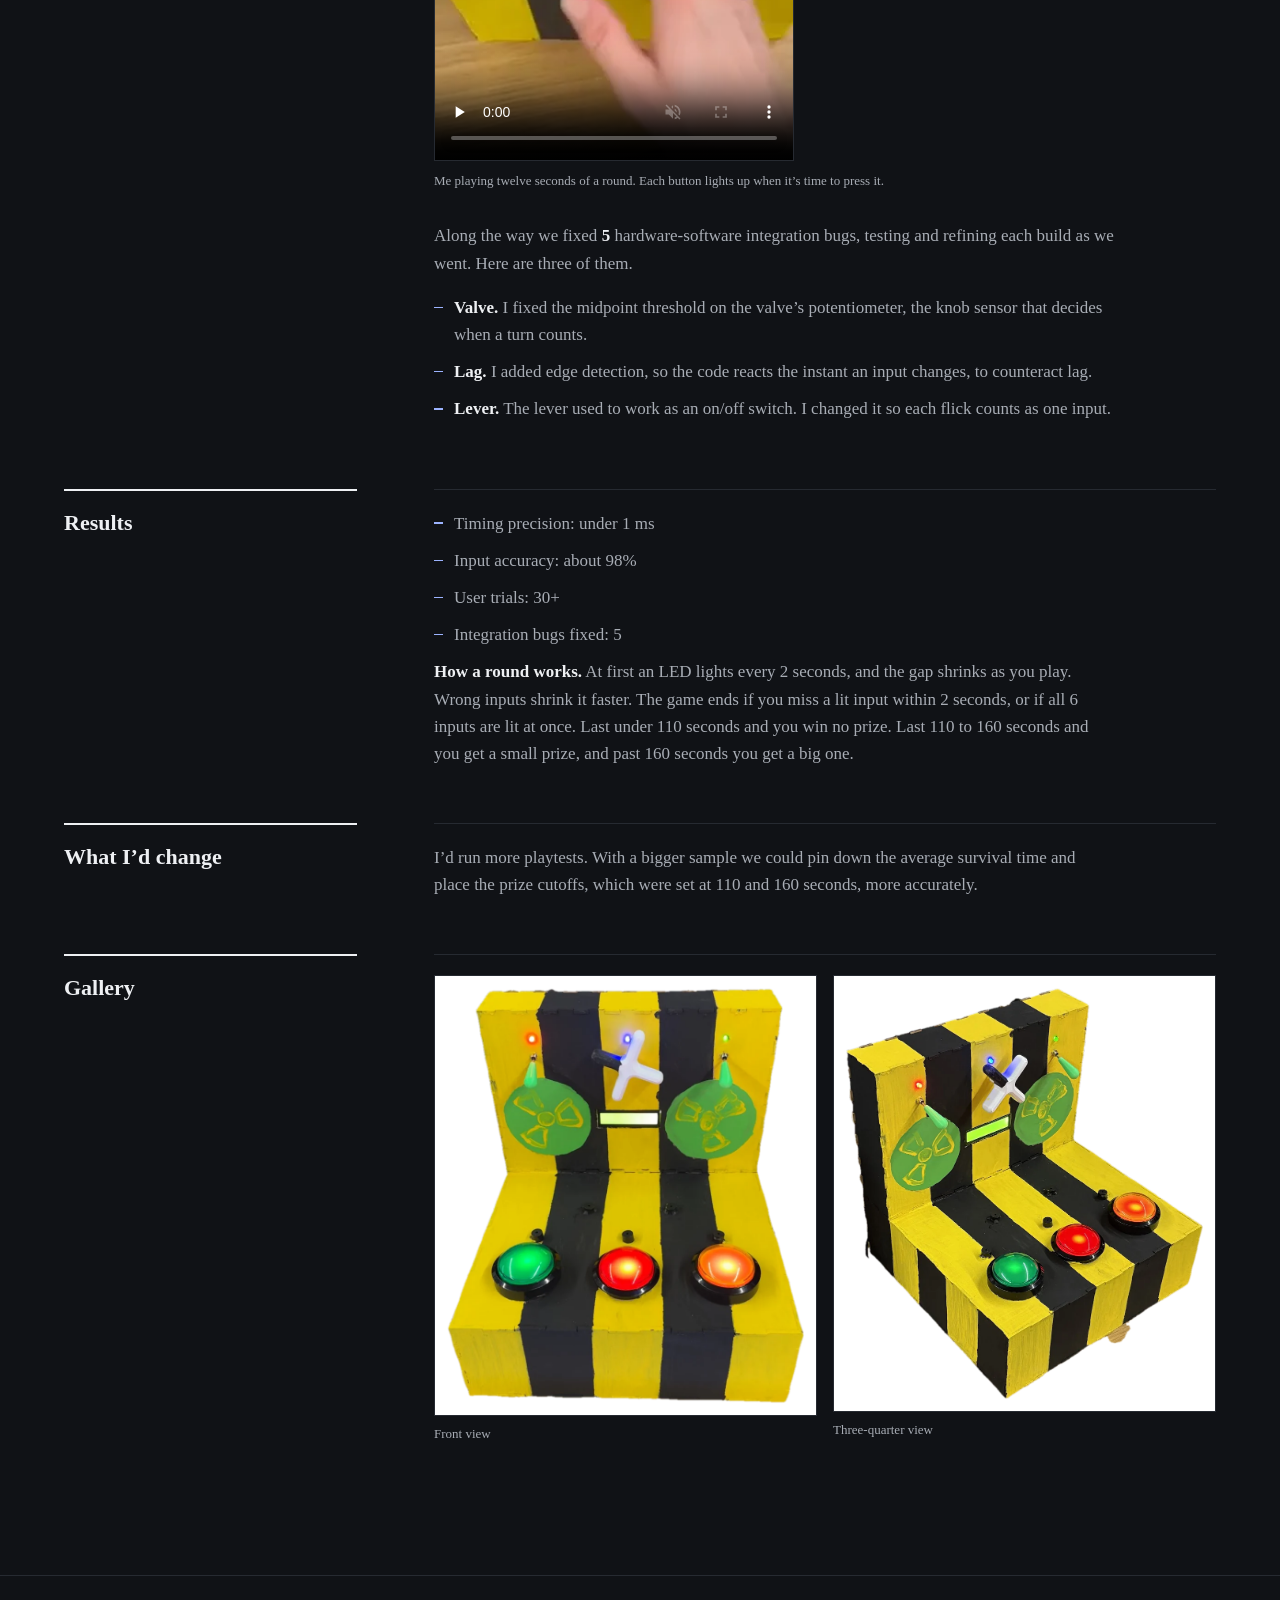
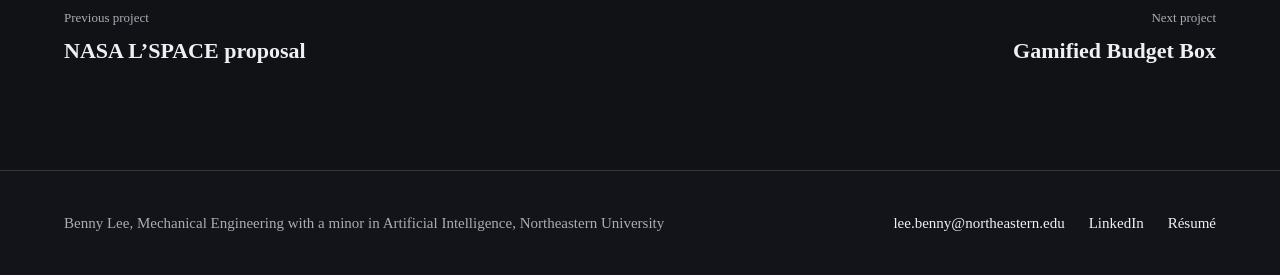
<file: projects/reaction-game.html>
<!doctype html>
<html lang="en" data-panels="material">
<head>
  <meta charset="utf-8">
  <meta name="viewport" content="width=device-width, initial-scale=1">
  <title>Reaction-Time Game | Benny Lee</title>
  <meta name="description" content="A Chernobyl-themed reaction-time game on a Raspberry Pi Pico arcade panel, with buttons, switches, a valve, LEDs, and buzzers. I wrote the game logic and tuned its speed and prize cutoffs from user trials.">
  <meta property="og:type" content="article">
  <meta property="og:title" content="Reaction-Time Game | Benny Lee">
  <meta property="og:description" content="A Chernobyl-themed reaction-time game on a Raspberry Pi Pico arcade panel, with buttons, switches, a valve, LEDs, and buzzers. I wrote the game logic and tuned its speed and prize cutoffs from user trials.">
  <meta property="og:url" content="https://bennylee.me/projects/reaction-game.html">
  <meta property="og:image" content="https://bennylee.me/assets/og-card.png">
  <meta property="og:image:width" content="1200">
  <meta property="og:image:height" content="630">
  <meta property="og:image:alt" content="Benny Lee, above two overlapping circles, Hardware in blue and Software in coral, each listing skills, with the line Mechanical Engineering, Minor in Artificial Intelligence, Northeastern University">
  <meta name="twitter:card" content="summary_large_image">
  <meta name="theme-color" content="#101216">
  <link rel="icon" href="../favicon.svg" type="image/svg+xml">
  <link rel="preconnect" href="https://fonts.googleapis.com">
  <link rel="preconnect" href="https://fonts.gstatic.com" crossorigin>
  <link rel="stylesheet" href="https://fonts.googleapis.com/css2?family=Tinos:wght@400;700&family=IBM+Plex+Mono:wght@400;500&display=swap">
  <link rel="stylesheet" href="../css/style.css">
  <script src="../js/main.js" defer></script>
</head>
<body>
  <a class="skip-link" href="#main">Skip to content</a>

  <header class="nav" data-nav>
    <a class="nav-name" href="../index.html">Benny Lee</a>
    <button class="nav-toggle" type="button" aria-expanded="false" aria-controls="nav-links" data-nav-toggle>Menu</button>
    <nav class="nav-links" id="nav-links" aria-label="Main">
      <a href="../index.html#research">Research</a>
      <a href="../index.html#hardware">Hardware</a>
      <a href="../index.html#software">Software</a>
      <a href="../index.html#about">About</a>
      <a href="../index.html#skills">Skills</a>
      <a href="../index.html#contact">Contact</a>
      <a class="nav-resume" href="../assets/Benny-Lee-Resume.pdf" target="_blank" rel="noopener">Résumé</a>
    </nav>
  </header>

  <main id="main">
    <header class="cs-hero t-reaction side-hw">
      <div class="cs-hero-inner">
        <a class="cs-back" href="../index.html#work">Back to all work</a>
        <h1 class="cs-title">Reaction-Time Game</h1>
        <p class="cs-lede">A Chernobyl-themed carnival game where you hit each input as it lights up, faster and faster, until the reactor melts down. I wrote the game logic in Python. Using stats from 30+ user trials, I tuned the speed so an average game ran under 2 minutes and calculated prize cutoffs so the game would turn a profit. I also designed and painted the outside.</p>
        <dl class="cs-facts">
          <div><dt>Role</dt><dd>Embedded systems developer</dd></div>
          <div><dt>Team</dt><dd>4 people</dd></div>
          <div><dt>Dates</dt><dd>Sep–Dec 2025</dd></div>
          <div><dt>Tools</dt><dd>Raspberry Pi Pico, Python, laser cutter, 3D printer</dd></div>
        </dl>
      </div>
    </header>

    <div class="cs-stage-wrap t-reaction side-hw">
      <figure class="panel-media">
        <div class="stage stage-reaction">
                <img src="../assets/reaction-game/front.webp" width="828" height="954" alt="Front view of the reaction game: a yellow and black striped panel with green, red, and orange arcade buttons and two radiation-symbol discs">
                <img src="../assets/reaction-game/angle.webp" width="964" height="1099" alt="Three-quarter view of the reaction game showing its hazard-striped side walls and deep control surface">
                <span class="hazard" aria-hidden="true"></span>
              </div>
        <figcaption>Embedded Systems Reaction-Time Game, Sep–Dec 2025</figcaption>
      </figure>
    </div>

    <div class="cs-body">
      <section class="cs-section">
        <h2>Summary</h2>
        <div>
          <p>“React to the Pressure” was our game for the Fall 2025 Expo, built around engineering failure. It looks like a power-plant control panel. Players try to throttle a failing reactor by shutting off blinking lights in time. I built the game logic in Python, with <strong>&lt;1 ms</strong> timing precision and about <strong>98%</strong> input accuracy. Across <strong>30+</strong> user trials, I also fixed <strong>5</strong> hardware-software integration bugs.</p>
        </div>
      </section>
      <section class="cs-section">
        <h2>Problem</h2>
        <div>
          <p>The game had to fit the expo’s engineering-failure theme and hold up to players hitting it hard. It also had to be cheap to build, so apart from the laser-cut wood, nearly all the materials came from the FYELIC and EXP labs. And as a carnival game it had to make money, which meant setting the prize cutoffs high enough that the game stayed profitable.</p>
        </div>
      </section>
      <section class="cs-section">
        <h2>Design</h2>
        <div>
          <p>The panel has six inputs. Three are arcade buttons, two are switches, and one is a 3D-printed valve, and each has an LED above it that lights when it’s time to hit it. Buzzers add sound. Everything is wired through a breadboard to a Raspberry Pi Pico, a small microcontroller board, which runs a Python script. The script reads the inputs and keeps score, and it lights the LEDs on a schedule that speeds up as the game goes on. It catches presses with pin interrupts, which react the moment an input changes, so no press gets missed while the game loop is busy with something else.</p>
          <p>The code had two layers. A teammate wrote the low-level functions that turn each part on and off and read its input. I wrote the game on top of those functions. My code decides when each new LED lights up, handles the inputs and timing, and checks whether you’ve won or lost. I also designed the outside, with the black-and-yellow hazard stripes that give it its “nuclear” look.</p>
        </div>
      </section>
      <section class="cs-section">
        <h2>Build</h2>
        <div>
          <ul>
            <li>Laser-cut wood shell, glued together for the final version.</li>
            <li>Large LED buttons, switches, buzzers, and a 3D-printed valve and lever handles.</li>
            <li>I put the first prototype together with electrical tape, and I painted the final version.</li>
            <li>The final wiring was soldered so the connections would hold up to rough play.</li>
          </ul>
        </div>
      </section>
      <section class="cs-section">
        <h2>Testing and iteration</h2>
        <div>
          <p><strong>Tuning the game with real players.</strong> Most of my time went here. We ran <strong>30+</strong> user trials with classmates and teammates, and I used the results to set how fast the game speeds up, by shrinking the time between each new button to press or valve to turn. We kept adjusting the speed until the average game lasted under 2 minutes, about how long people spend at each carnival game. I also analyzed the trial stats and used them to calculate the survival times for a small prize and a big prize, so the game would turn a profit.</p>
          <figure class="cs-fig"><video controls muted playsinline preload="none" poster="../assets/reaction-game/round-poster.webp" width="360" height="520" aria-label="Video of Benny playing the reaction game, pressing the green, red and yellow arcade buttons as each one lights up"><source src="../assets/reaction-game/round.mp4" type="video/mp4"></video><figcaption>Me playing twelve seconds of a round. Each button lights up when it&rsquo;s time to press it.</figcaption></figure>
          <p>Along the way we fixed <strong>5</strong> hardware-software integration bugs, testing and refining each build as we went. Here are three of them.</p>
          <ul>
            <li><strong>Valve.</strong> I fixed the midpoint threshold on the valve’s potentiometer, the knob sensor that decides when a turn counts.</li>
            <li><strong>Lag.</strong> I added edge detection, so the code reacts the instant an input changes, to counteract lag.</li>
            <li><strong>Lever.</strong> The lever used to work as an on/off switch. I changed it so each flick counts as one input.</li>
          </ul>
        </div>
      </section>
      <section class="cs-section">
        <h2>Results</h2>
        <div>
          <ul>
            <li>Timing precision: under 1 ms</li>
            <li>Input accuracy: about 98%</li>
            <li>User trials: 30+</li>
            <li>Integration bugs fixed: 5</li>
          </ul>
          <p><strong>How a round works.</strong> At first an LED lights every 2 seconds, and the gap shrinks as you play. Wrong inputs shrink it faster. The game ends if you miss a lit input within 2 seconds, or if all 6 inputs are lit at once. Last under 110 seconds and you win no prize. Last 110 to 160 seconds and you get a small prize, and past 160 seconds you get a big one.</p>
        </div>
      </section>
      <section class="cs-section">
        <h2>What I’d change</h2>
        <div>
          <p>I’d run more playtests. With a bigger sample we could pin down the average survival time and place the prize cutoffs, which were set at 110 and 160 seconds, more accurately.</p>
        </div>
      </section>
      <section class="cs-section">
        <h2 id="gallery">Gallery</h2>
        <div>
          <div class="cs-gallery">
            <figure><img src="../assets/reaction-game/front.webp" width="828" height="954" loading="lazy" alt="Front view of the reaction game with green, red, and orange arcade buttons under two radiation-symbol discs"><figcaption>Front view</figcaption></figure>
            <figure><img src="../assets/reaction-game/angle.webp" width="964" height="1099" loading="lazy" alt="Three-quarter view of the reaction game showing its hazard-striped side walls"><figcaption>Three-quarter view</figcaption></figure>
          </div>
        </div>
      </section>
    </div>

    <nav class="cs-next" aria-label="More projects">
      <a href="nasa-lspace.html"><span>Previous project</span><strong>NASA L’SPACE proposal</strong></a>
      <a href="budget-box.html"><span>Next project</span><strong>Gamified Budget Box</strong></a>
    </nav>

  </main>

  <footer class="footer">
    <p>Benny Lee, Mechanical Engineering with a minor in Artificial Intelligence, Northeastern University</p>
    <nav aria-label="Footer">
      <a href="mailto:lee.benny@northeastern.edu">lee.benny@northeastern.edu</a>
      <a href="https://www.linkedin.com/in/bennylee-" target="_blank" rel="noopener">LinkedIn</a>
      <a href="../assets/Benny-Lee-Resume.pdf" target="_blank" rel="noopener">Résumé</a>
    </nav>
  </footer>
</body>
</html>
</file>
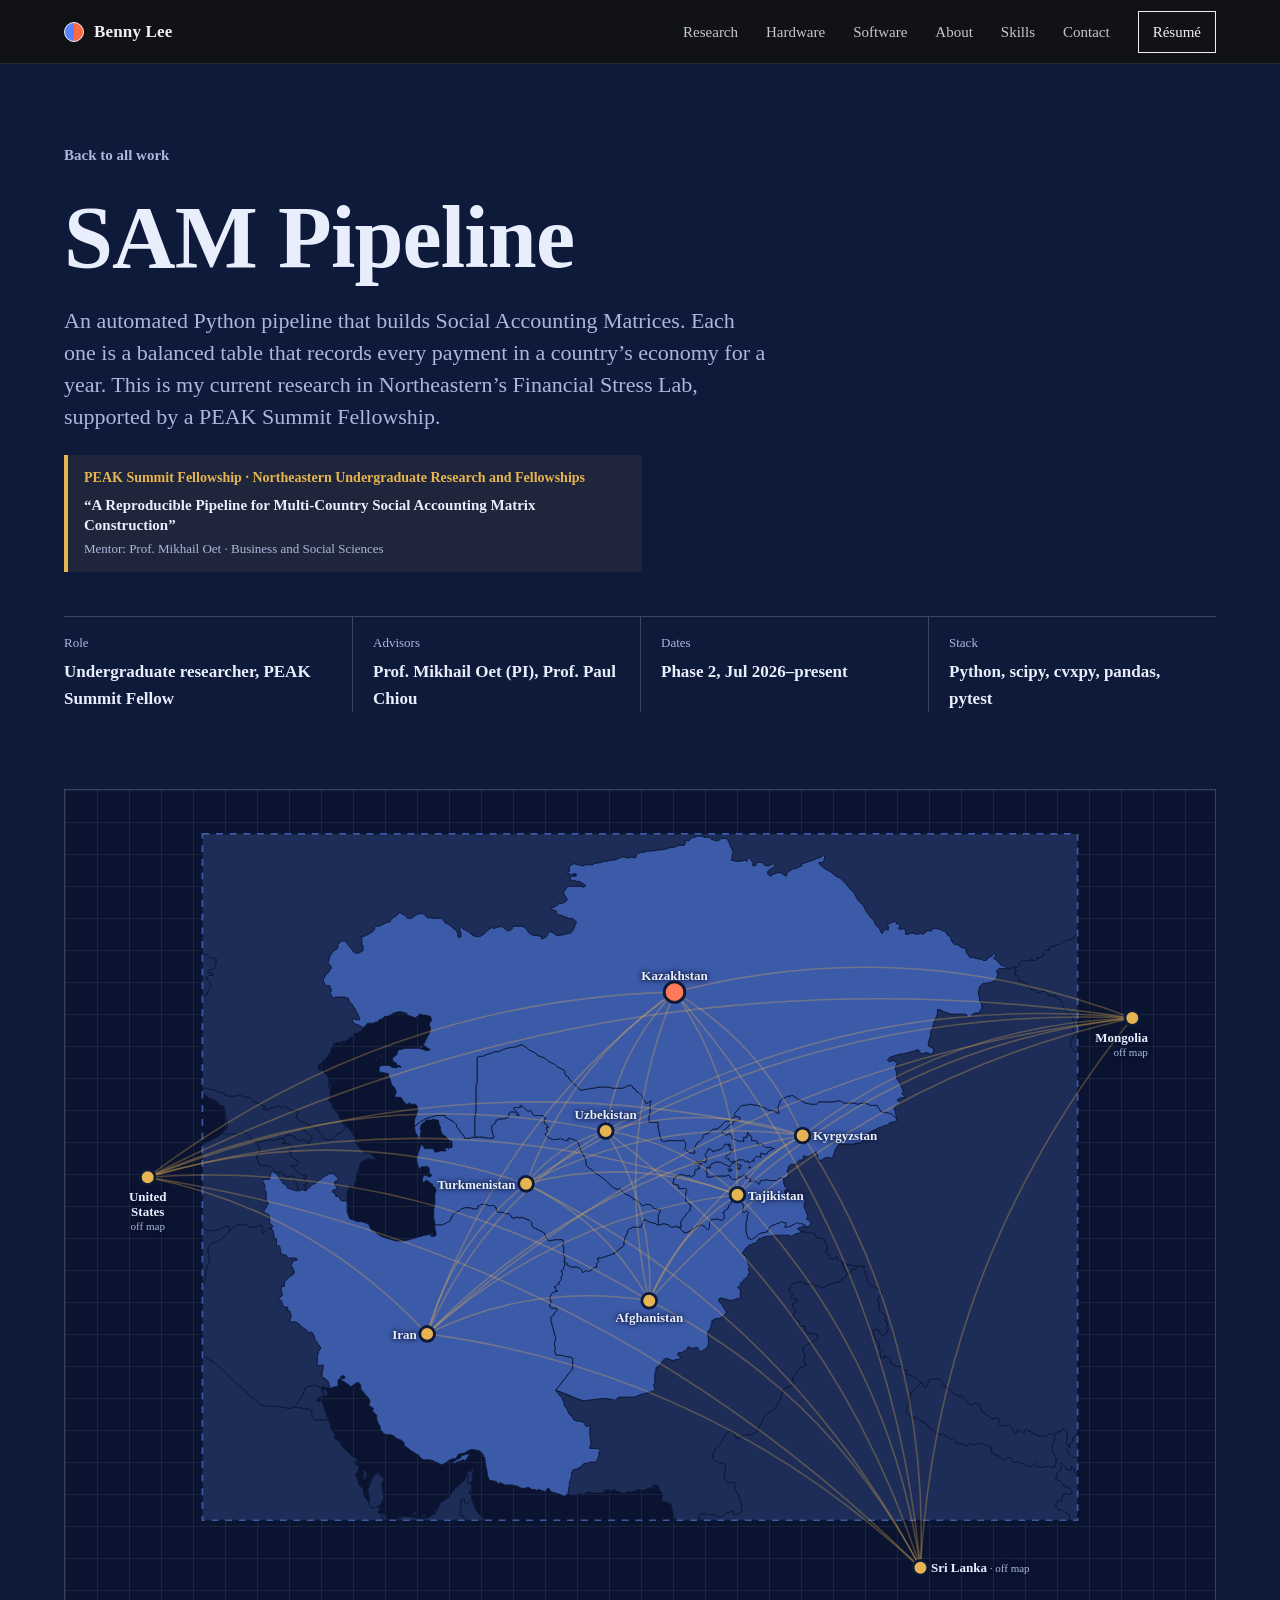
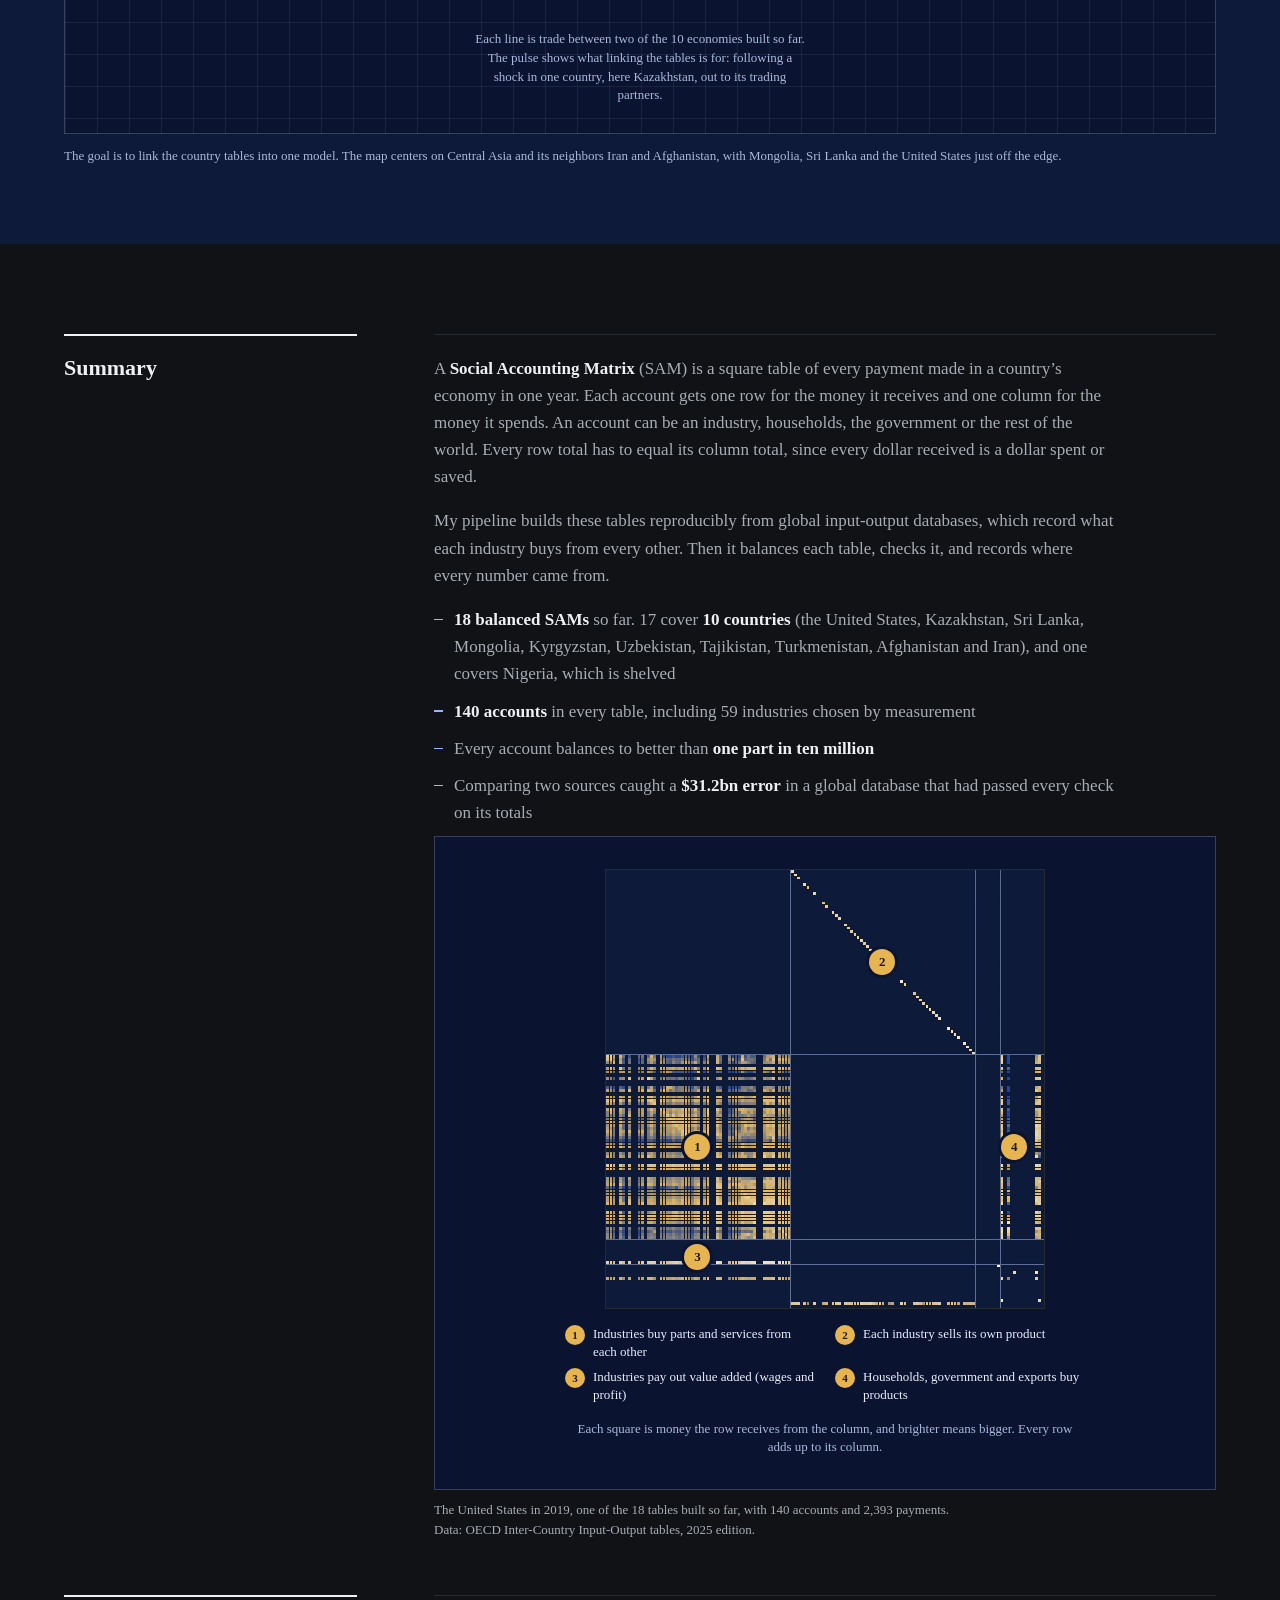
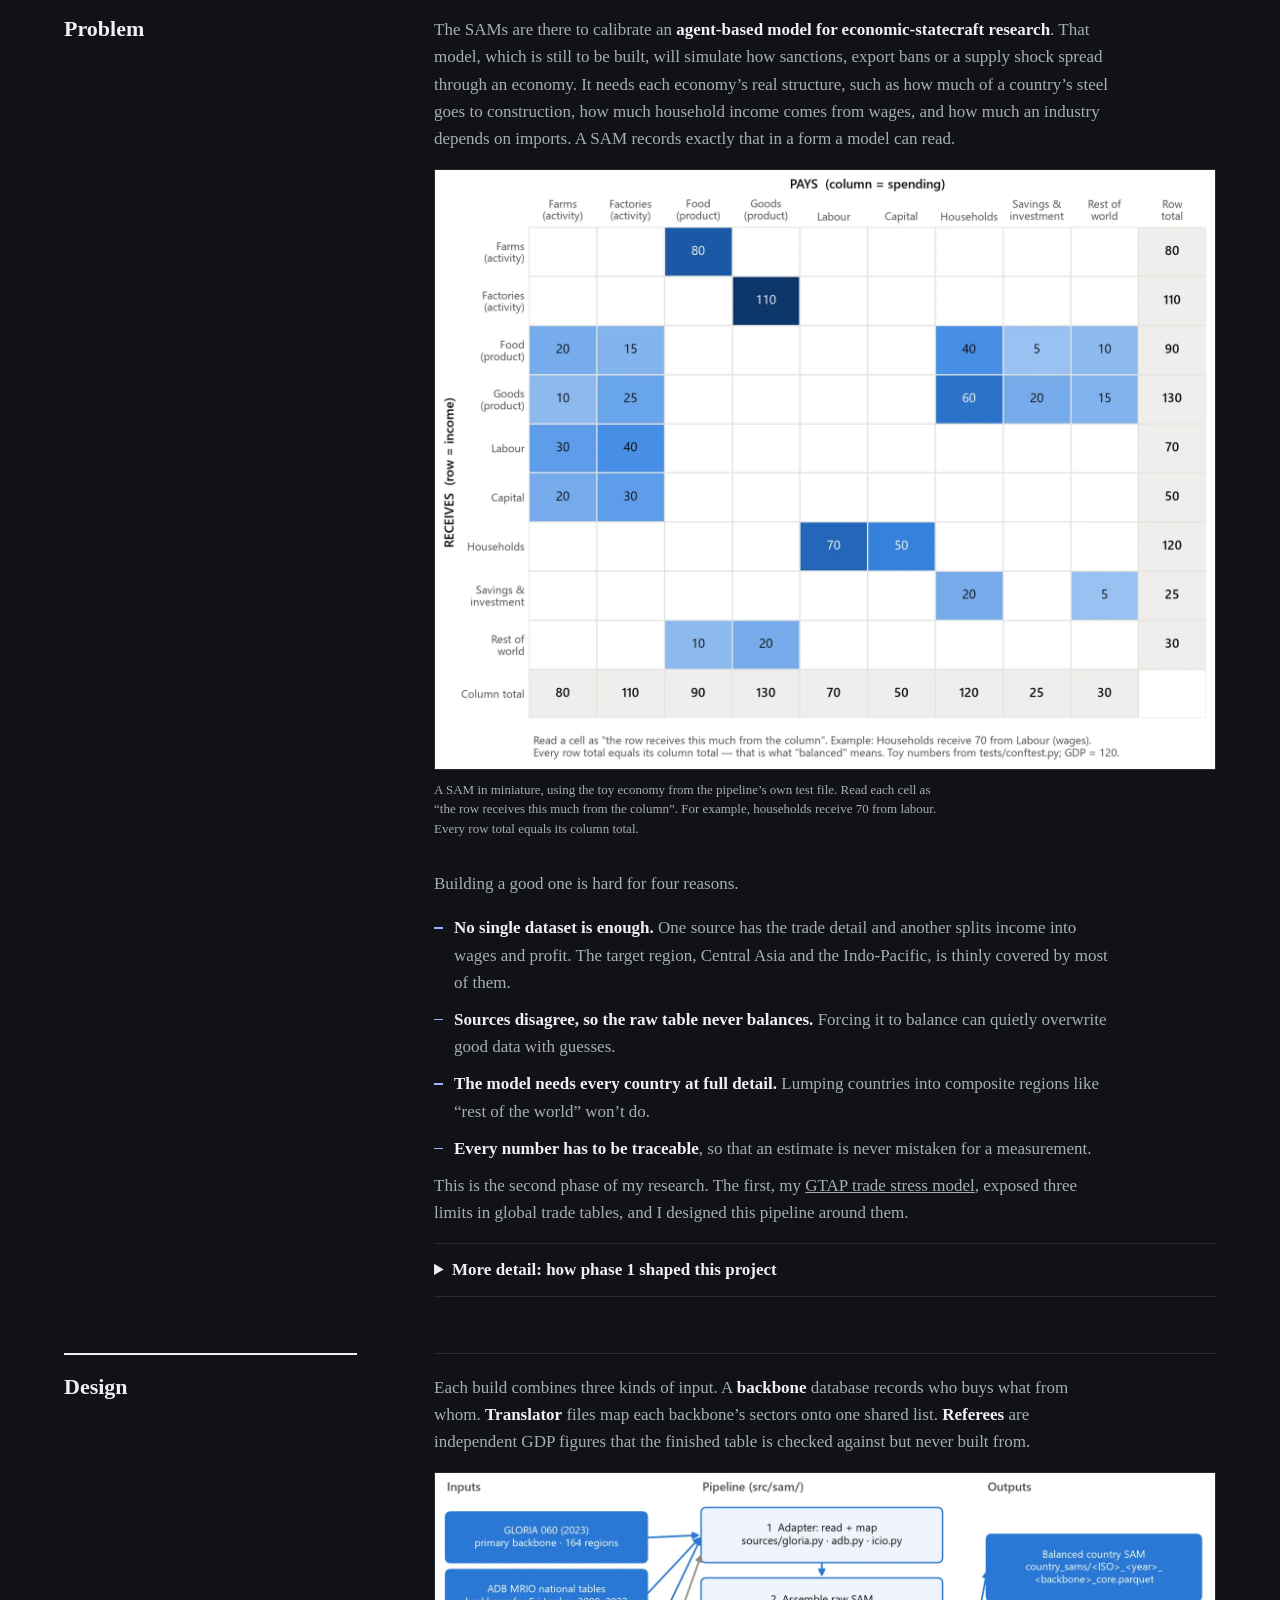
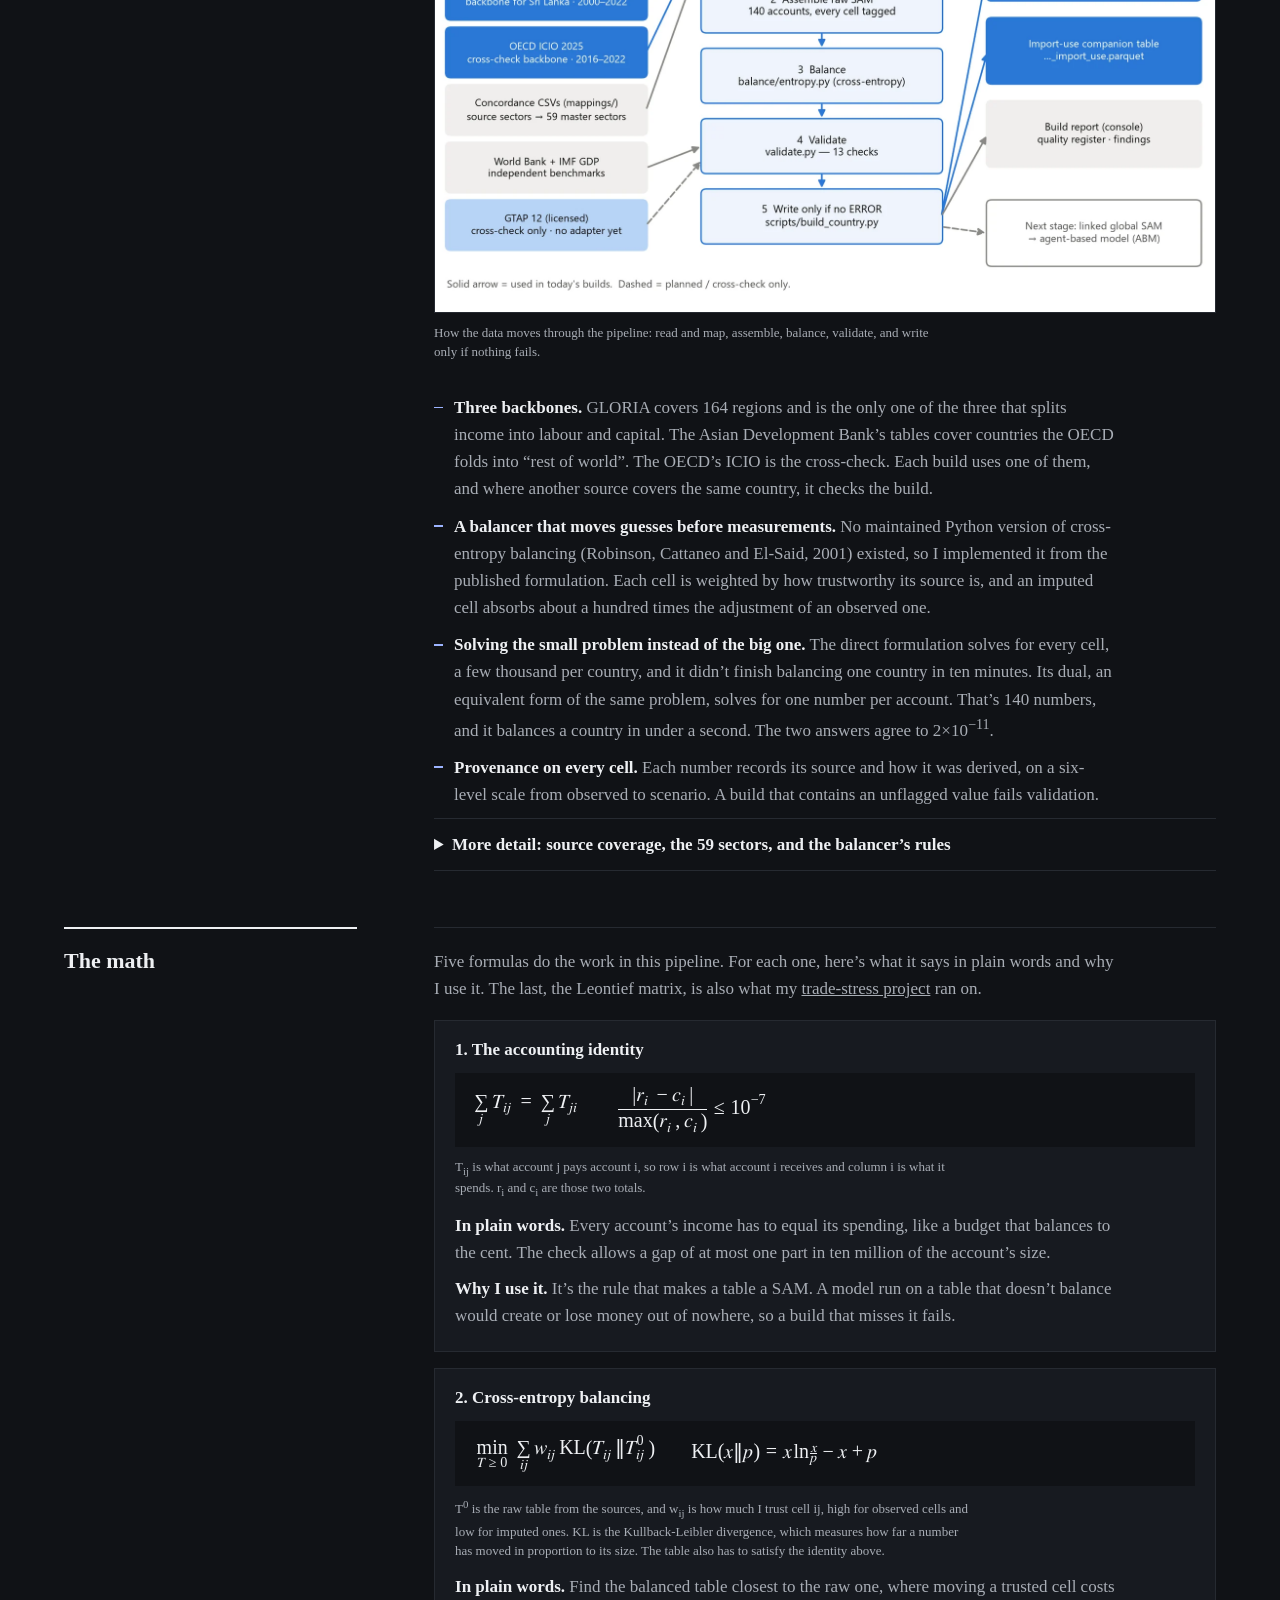
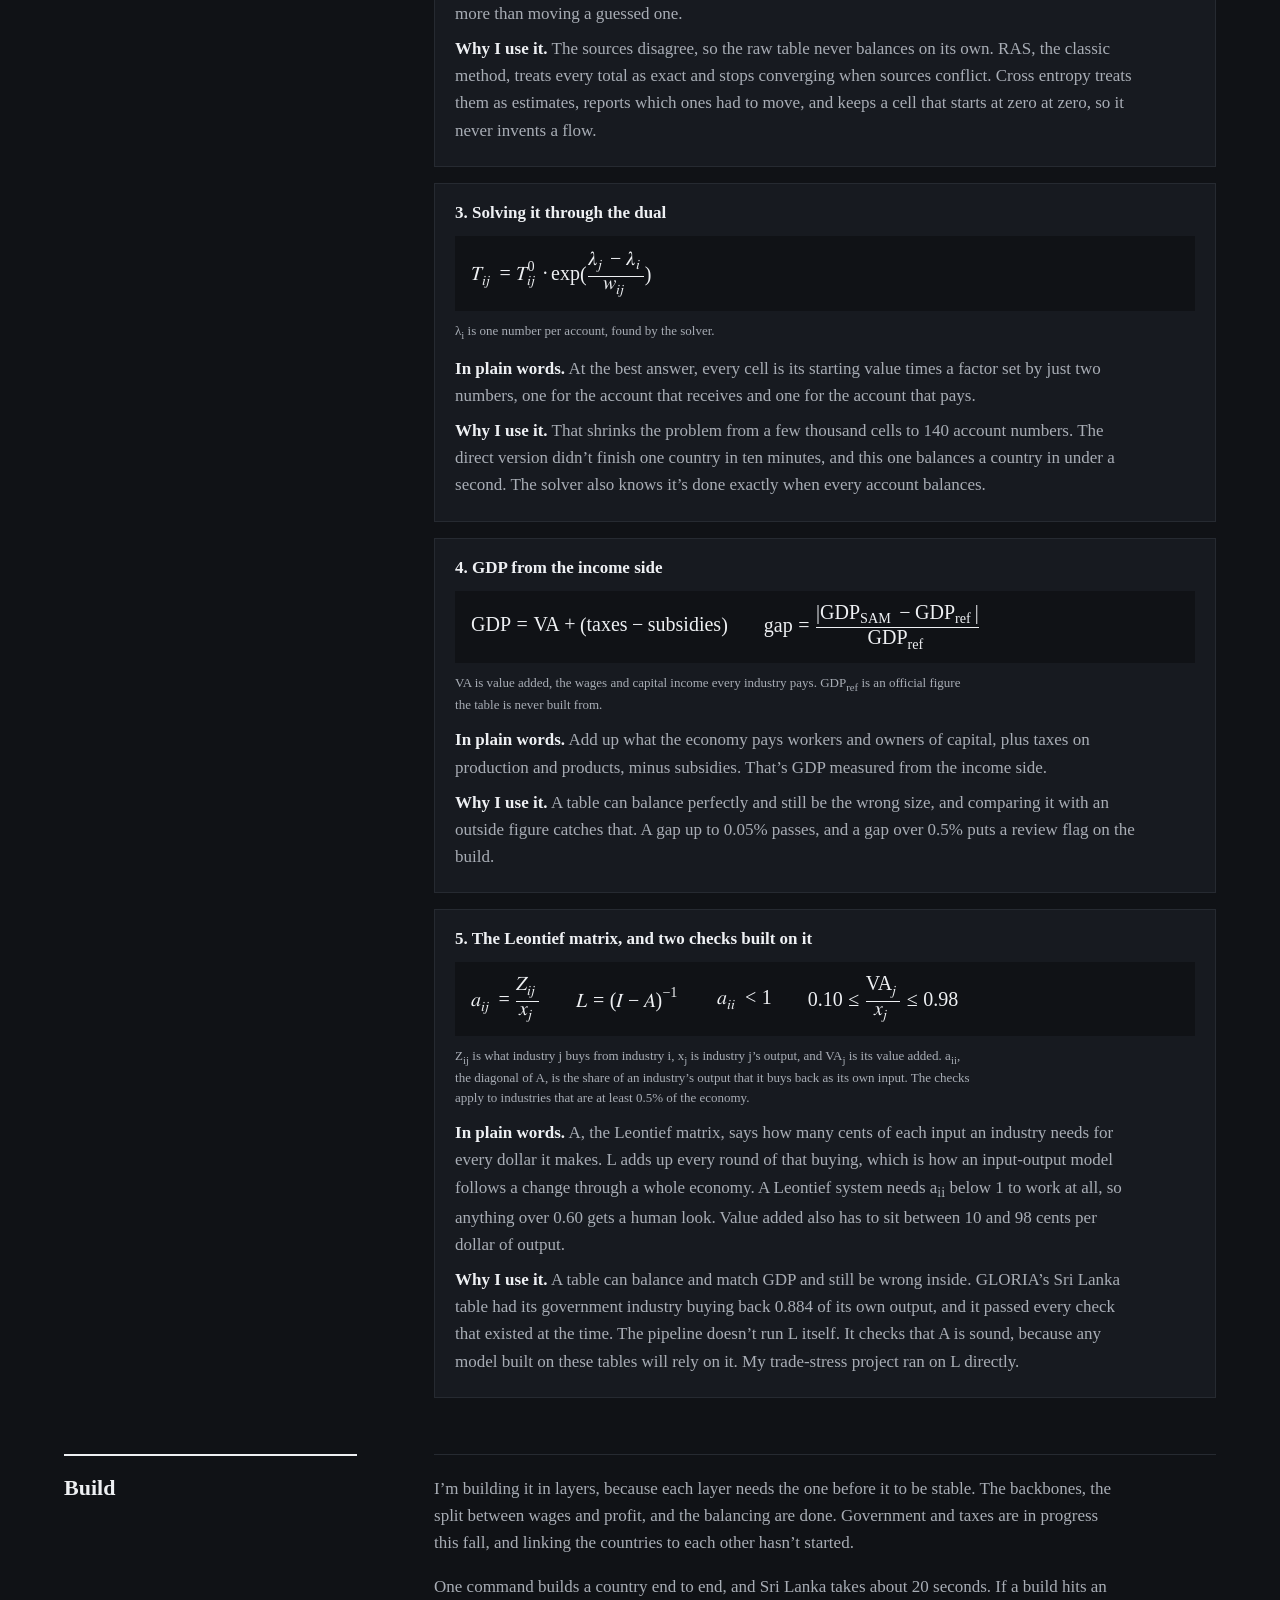
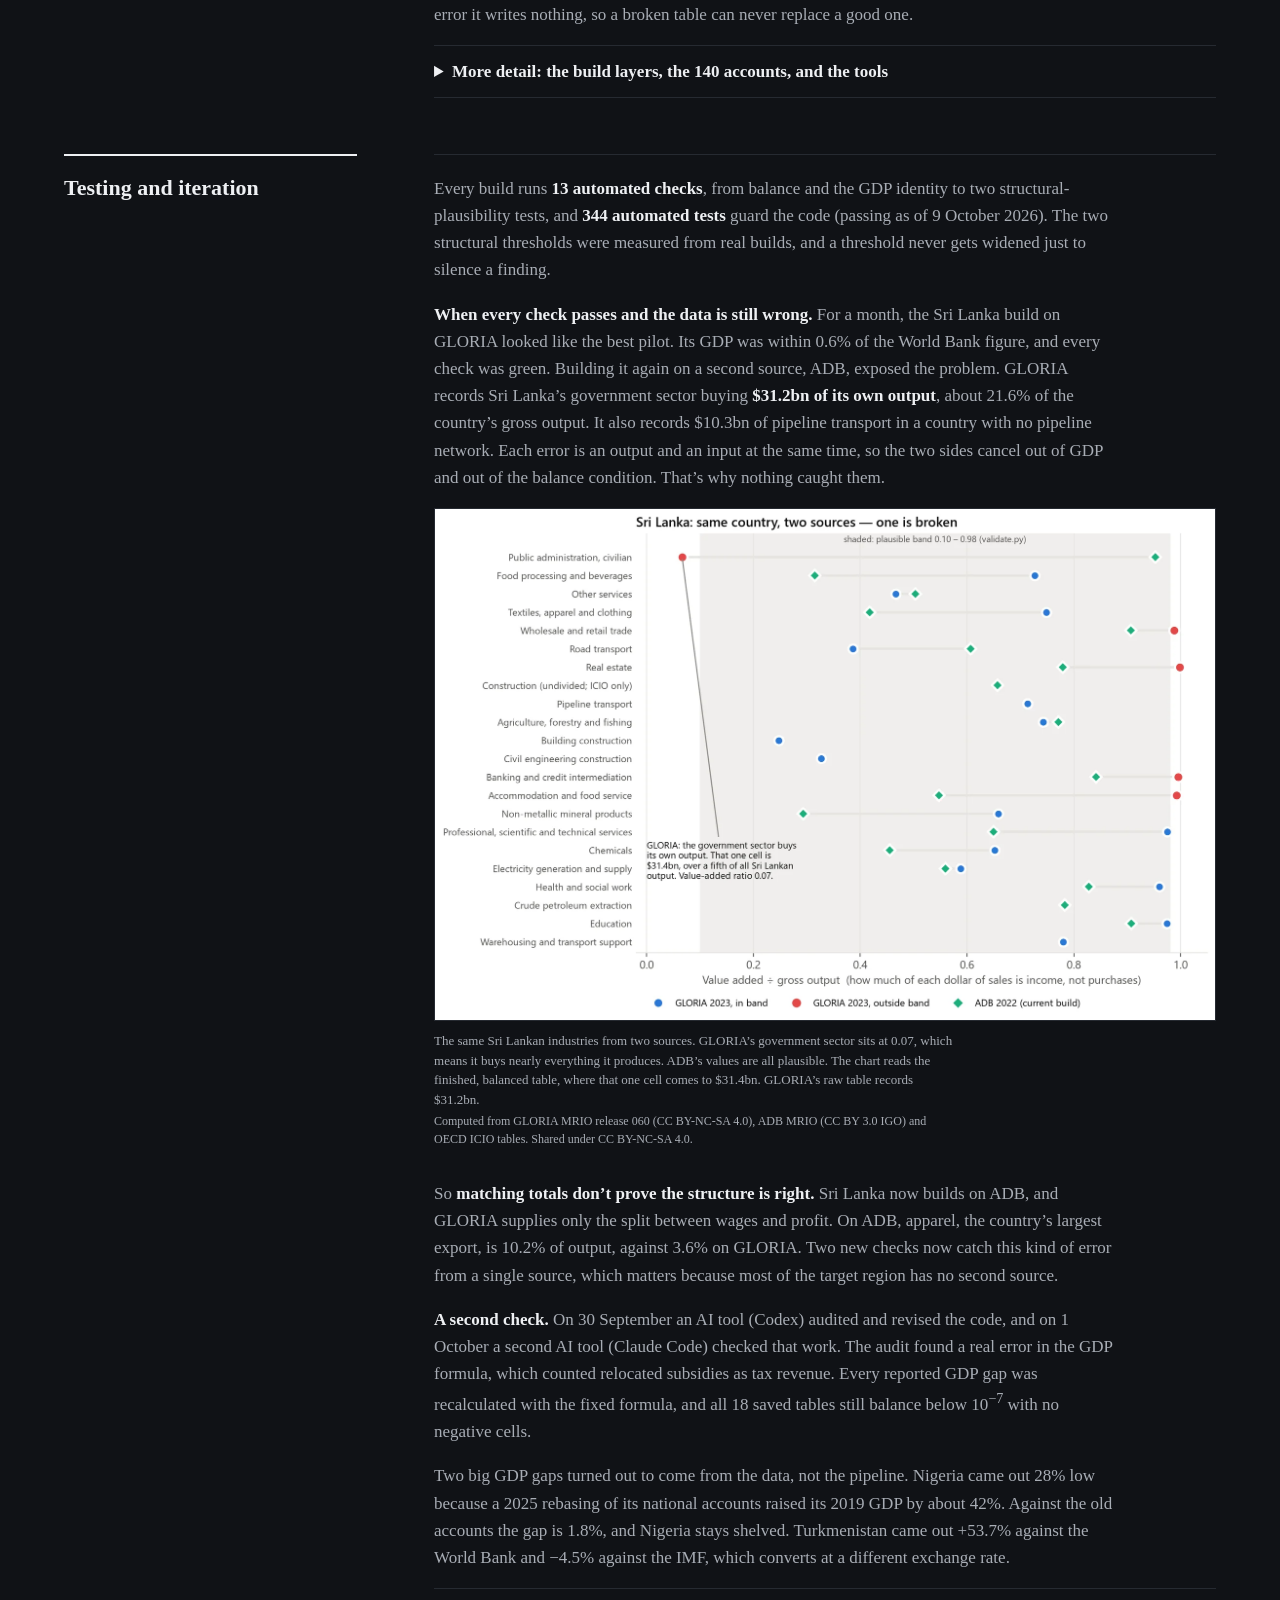
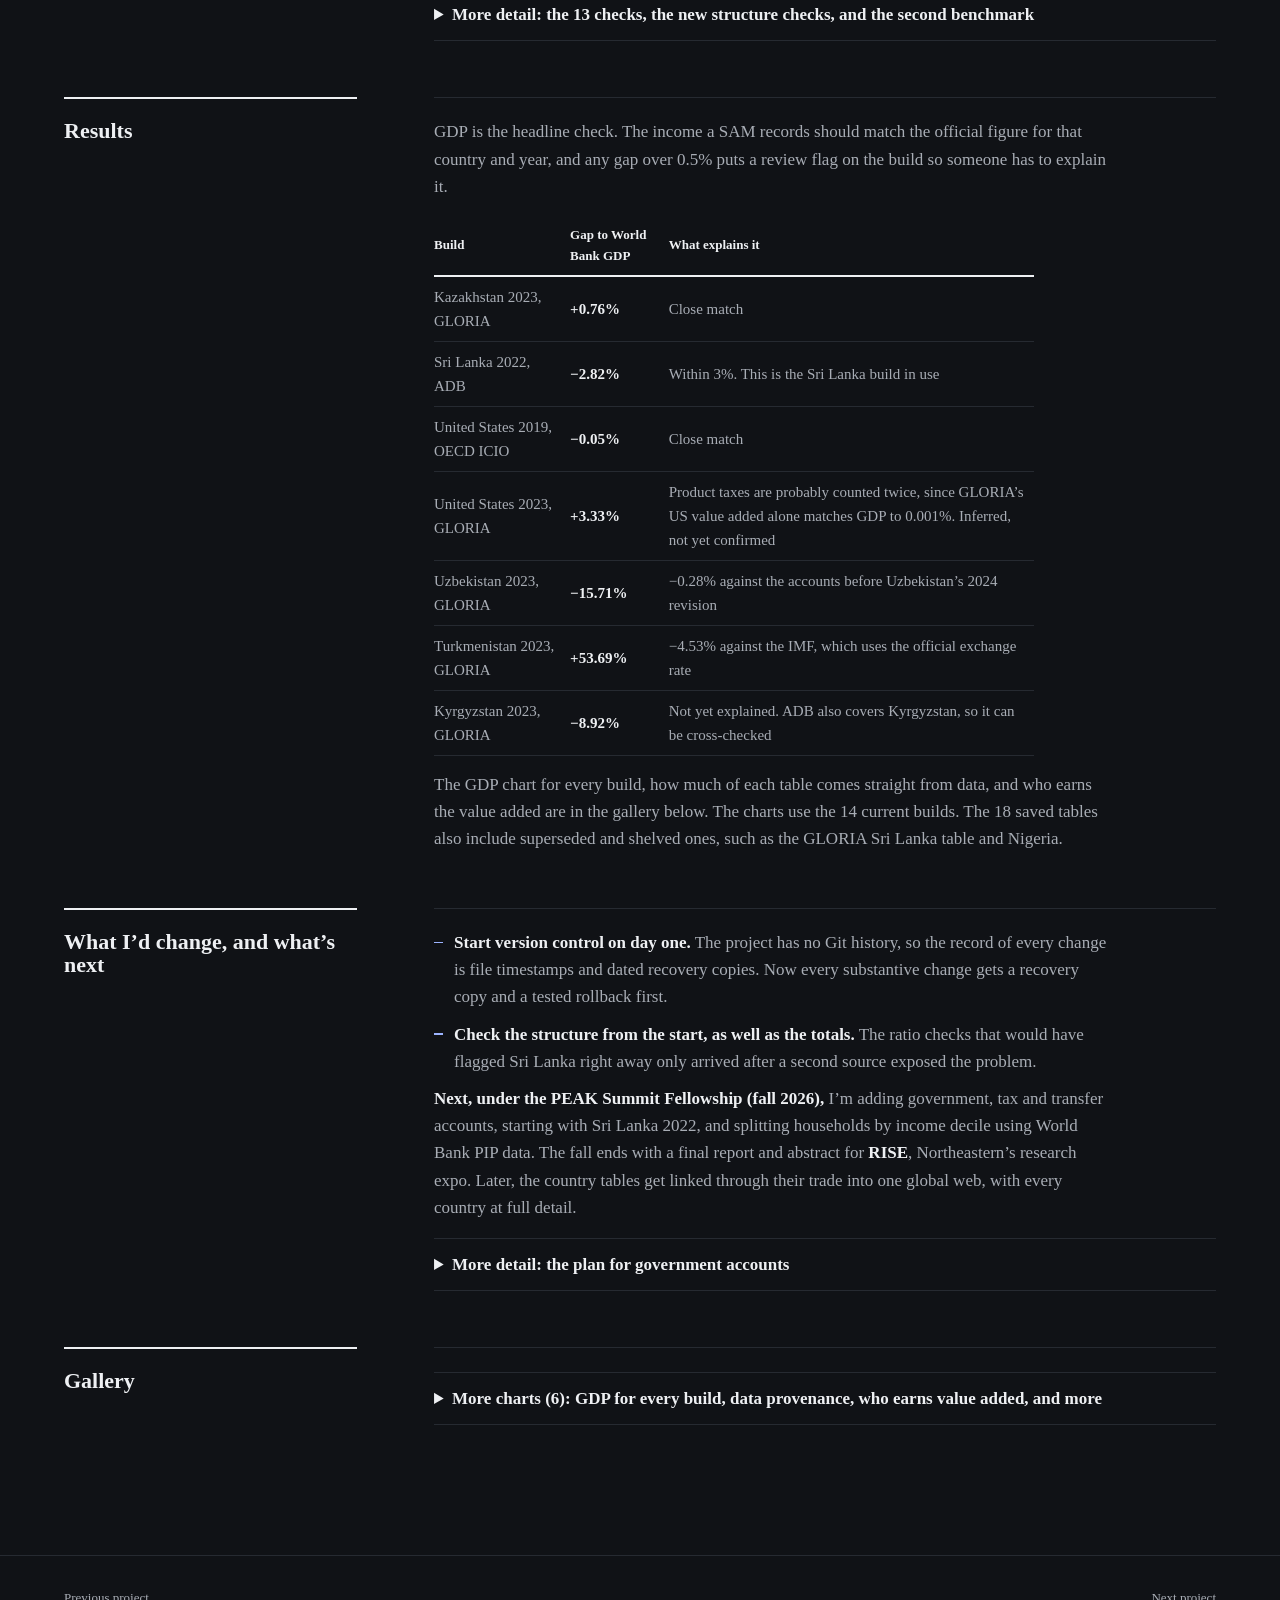
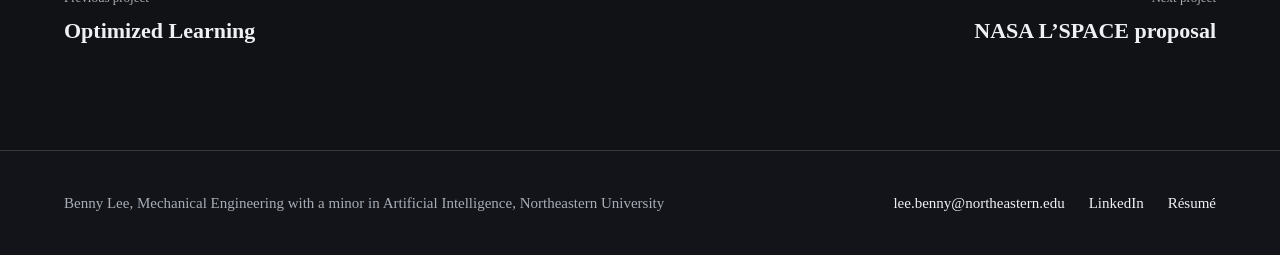
<file: projects/sam-pipeline.html>
<!doctype html>
<html lang="en" data-panels="material">
<head>
  <meta charset="utf-8">
  <meta name="viewport" content="width=device-width, initial-scale=1">
  <title>SAM Pipeline | Benny Lee</title>
  <meta name="description" content="A Python pipeline I’m building as a PEAK Summit Fellow at Northeastern. It builds balanced Social Accounting Matrices for economic-statecraft research.">
  <meta property="og:type" content="article">
  <meta property="og:title" content="SAM Pipeline | Benny Lee">
  <meta property="og:description" content="A Python pipeline I’m building as a PEAK Summit Fellow at Northeastern. It builds balanced Social Accounting Matrices for economic-statecraft research.">
  <meta property="og:url" content="https://bennylee.me/projects/sam-pipeline.html">
  <meta property="og:image" content="https://bennylee.me/assets/og-card.png">
  <meta property="og:image:width" content="1200">
  <meta property="og:image:height" content="630">
  <meta property="og:image:alt" content="Benny Lee, above two overlapping circles, Hardware in blue and Software in coral, each listing skills, with the line Mechanical Engineering, Minor in Artificial Intelligence, Northeastern University">
  <meta name="twitter:card" content="summary_large_image">
  <meta name="theme-color" content="#101216">
  <link rel="icon" href="../favicon.svg" type="image/svg+xml">
  <link rel="preconnect" href="https://fonts.googleapis.com">
  <link rel="preconnect" href="https://fonts.gstatic.com" crossorigin>
  <link rel="stylesheet" href="https://fonts.googleapis.com/css2?family=Tinos:wght@400;700&family=IBM+Plex+Mono:wght@400;500&display=swap">
  <link rel="stylesheet" href="../css/style.css">
  <script src="../js/main.js" defer></script>
</head>
<body>
  <a class="skip-link" href="#main">Skip to content</a>

  <header class="nav" data-nav>
    <a class="nav-name" href="../index.html">Benny Lee</a>
    <button class="nav-toggle" type="button" aria-expanded="false" aria-controls="nav-links" data-nav-toggle>Menu</button>
    <nav class="nav-links" id="nav-links" aria-label="Main">
      <a href="../index.html#research">Research</a>
      <a href="../index.html#hardware">Hardware</a>
      <a href="../index.html#software">Software</a>
      <a href="../index.html#about">About</a>
      <a href="../index.html#skills">Skills</a>
      <a href="../index.html#contact">Contact</a>
      <a class="nav-resume" href="../assets/Benny-Lee-Resume.pdf" target="_blank" rel="noopener">Résumé</a>
    </nav>
  </header>

  <main id="main">
    <header class="cs-hero t-sam side-sw">
      <div class="cs-hero-inner">
        <a class="cs-back" href="../index.html#work">Back to all work</a>
        <h1 class="cs-title">SAM Pipeline</h1>
        <p class="cs-lede">An automated Python pipeline that builds Social Accounting Matrices. Each one is a balanced table that records every payment in a country’s economy for a year. This is my current research in Northeastern’s Financial Stress Lab, supported by a PEAK Summit Fellowship.</p>
        <div class="fellow">
          <p class="fellow-head">PEAK Summit Fellowship &middot; Northeastern Undergraduate Research and Fellowships</p>
          <p class="fellow-title">&ldquo;A Reproducible Pipeline for Multi-Country Social Accounting Matrix Construction&rdquo;</p>
          <p class="fellow-meta">Mentor: Prof. Mikhail Oet &middot; Business and Social Sciences</p>
        </div>
        <dl class="cs-facts">
          <div><dt>Role</dt><dd>Undergraduate researcher, PEAK Summit Fellow</dd></div>
          <div><dt>Advisors</dt><dd>Prof. Mikhail Oet (PI), Prof. Paul Chiou</dd></div>
          <div><dt>Dates</dt><dd>Phase 2, Jul 2026&ndash;present</dd></div>
          <div><dt>Stack</dt><dd>Python, scipy, cvxpy, pandas, pytest</dd></div>
        </dl>
      </div>
    </header>

    <div class="cs-stage-wrap t-sam side-sw">
      <figure class="panel-media">
        <div class="stage stage-world">
                <div class="world" role="img" aria-label="Map of Central Asia and its neighbors Iran and Afghanistan: Kazakhstan, Uzbekistan, Kyrgyzstan, Tajikistan, Turkmenistan, Afghanistan and Iran. The other three economies built so far sit just outside the frame: the United States to the west, Mongolia to the east and Sri Lanka to the south. Lines connect every pair to show trade, and a pulse spreads from Kazakhstan along its lines to every partner, the way a shock would.">
                  <img src="../assets/sam/sam-world.svg" width="960" height="700" alt="">
                  <svg class="world-net" viewBox="0 0 960 700" aria-hidden="true">
                    <g class="links"><path d="M510.3 152.8Q586.6 197.7 622.7 278.6"/><path d="M510.3 152.8Q460.6 204.1 449.9 274.7"/><path d="M510.3 152.8Q566.3 232.9 565.5 330.6"/><path d="M510.3 152.8Q418.2 216.1 380 321"/><path d="M510.3 152.8Q455.9 284.6 488.1 423.6"/><path d="M510.3 152.8Q353.8 268 293.2 452.7"/><path d="M510.3 152.8Q253.2 160 48 315.2"/><path d="M510.3 152.8Q714.8 99.9 912 175.5"/><path d="M510.3 152.8Q699 370.9 726.1 658"/><path d="M622.7 278.6Q536.9 249 449.9 274.7"/><path d="M622.7 278.6Q585.8 295.4 565.5 330.6"/><path d="M622.7 278.6Q494.6 261 380 321"/><path d="M622.7 278.6Q532.2 329.6 488.1 423.6"/><path d="M622.7 278.6Q430.1 312.9 293.2 452.7"/><path d="M622.7 278.6Q329.5 204.9 48 315.2"/><path d="M622.7 278.6Q750.9 180.8 912 175.5"/><path d="M622.7 278.6Q735.1 451.8 726.1 658"/><path d="M449.9 274.7Q516.6 284.2 565.5 330.6"/><path d="M449.9 274.7Q407.5 286.7 380 321"/><path d="M449.9 274.7Q492.8 343 488.1 423.6"/><path d="M449.9 274.7Q343.1 338.6 293.2 452.7"/><path d="M449.9 274.7Q242.5 230.6 48 315.2"/><path d="M449.9 274.7Q665.1 151.2 912 175.5"/><path d="M449.9 274.7Q649.3 422.2 726.1 658"/><path d="M565.5 330.6Q474.3 296.1 380 321"/><path d="M565.5 330.6Q511.9 364.7 488.1 423.6"/><path d="M565.5 330.6Q409.8 348.1 293.2 452.7"/><path d="M565.5 330.6Q309.2 240.1 48 315.2"/><path d="M565.5 330.6Q713.9 197.6 912 175.5"/><path d="M565.5 330.6Q698.2 468.6 726.1 658"/><path d="M380 321Q450.5 355 488.1 423.6"/><path d="M380 321Q315.5 373 293.2 452.7"/><path d="M380 321Q214.9 265 48 315.2"/><path d="M380 321Q622.7 163.1 912 175.5"/><path d="M380 321Q607 434.1 726.1 658"/><path d="M488.1 423.6Q386 407 293.2 452.7"/><path d="M488.1 423.6Q285.4 299 48 315.2"/><path d="M488.1 423.6Q660.4 231.7 912 175.5"/><path d="M488.1 423.6Q644.6 502.7 726.1 658"/><path d="M293.2 452.7Q192.6 344.7 48 315.2"/><path d="M293.2 452.7Q558.2 215.1 912 175.5"/><path d="M293.2 452.7Q542.5 486.1 726.1 658"/><path d="M48 315.2Q457.6 107.1 912 175.5"/><path d="M48 315.2Q441.9 378.1 726.1 658"/><path d="M912 175.5Q741.8 387 726.1 658"/></g>
                    <g class="hits"><path class="hit" pathLength="1" style="--t:0.43s" d="M510.3 152.8Q586.6 197.7 622.7 278.6"/><path class="hit" pathLength="1" style="--t:0.37s" d="M510.3 152.8Q460.6 204.1 449.9 274.7"/><path class="hit" pathLength="1" style="--t:0.45s" d="M510.3 152.8Q566.3 232.9 565.5 330.6"/><path class="hit" pathLength="1" style="--t:0.50s" d="M510.3 152.8Q418.2 216.1 380 321"/><path class="hit" pathLength="1" style="--t:0.60s" d="M510.3 152.8Q455.9 284.6 488.1 423.6"/><path class="hit" pathLength="1" style="--t:0.76s" d="M510.3 152.8Q353.8 268 293.2 452.7"/><path class="hit" pathLength="1" style="--t:0.95s" d="M510.3 152.8Q253.2 160 48 315.2"/><path class="hit" pathLength="1" style="--t:0.81s" d="M510.3 152.8Q714.8 99.9 912 175.5"/><path class="hit" pathLength="1" style="--t:1.05s" d="M510.3 152.8Q699 370.9 726.1 658"/></g>
                    <circle class="burst" cx="510.3" cy="152.8" r="18"/>
                    <g class="rings"><circle class="ring" style="--t:1.53s" cx="622.7" cy="278.6" r="16"/><circle class="ring" style="--t:1.47s" cx="449.9" cy="274.7" r="16"/><circle class="ring" style="--t:1.55s" cx="565.5" cy="330.6" r="16"/><circle class="ring" style="--t:1.60s" cx="380" cy="321" r="16"/><circle class="ring" style="--t:1.70s" cx="488.1" cy="423.6" r="16"/><circle class="ring" style="--t:1.86s" cx="293.2" cy="452.7" r="16"/><circle class="ring" style="--t:2.05s" cx="48" cy="315.2" r="16"/><circle class="ring" style="--t:1.91s" cx="912" cy="175.5" r="16"/><circle class="ring" style="--t:2.15s" cx="726.1" cy="658" r="16"/></g>
                    <g class="nodes"><circle cx="510.3" cy="152.8" r="9" class="origin"/><circle cx="622.7" cy="278.6" r="6.5"/><circle cx="449.9" cy="274.7" r="6.5"/><circle cx="565.5" cy="330.6" r="6.5"/><circle cx="380" cy="321" r="6.5"/><circle cx="488.1" cy="423.6" r="6.5"/><circle cx="293.2" cy="452.7" r="6.5"/><circle cx="48" cy="315.2" r="6.5"/><circle cx="912" cy="175.5" r="6.5"/><circle cx="726.1" cy="658" r="6.5"/></g>
                  </svg>
                  <span class="wl wl-above" style="--x:53.16%;--y:21.83%">Kazakhstan</span><span class="wl wl-right" style="--x:64.86%;--y:39.80%">Kyrgyzstan</span><span class="wl wl-above" style="--x:46.86%;--y:39.24%">Uzbekistan</span><span class="wl wl-right" style="--x:58.91%;--y:47.23%">Tajikistan</span><span class="wl wl-left" style="--x:39.58%;--y:45.86%">Turkmenistan</span><span class="wl wl-below" style="--x:50.84%;--y:60.51%">Afghanistan</span><span class="wl wl-left" style="--x:30.54%;--y:64.67%">Iran</span><span class="wl wl-off-l" style="--x:5.00%;--y:45.03%">United States</span><span class="wl wl-off-r" style="--x:95.00%;--y:25.07%">Mongolia</span><span class="wl wl-off-b" style="--x:75.64%;--y:94.00%">Sri Lanka</span>
                </div>
                <p class="sam-key">Each line is trade between two of the 10 economies built so far. The pulse shows what linking the tables is for: following a shock in one country, here Kazakhstan, out to its trading partners.</p>
              </div>
              <figcaption>The goal is to link the country tables into one model. The map centers on Central Asia and its neighbors Iran and Afghanistan, with Mongolia, Sri Lanka and the United States just off the edge.</figcaption>
      </figure>
    </div>

    <div class="cs-body">
      <section class="cs-section">
        <h2>Summary</h2>
        <div>
          <p>A <strong>Social Accounting Matrix</strong> (SAM) is a square table of every payment made in a country&rsquo;s economy in one year. Each account gets one row for the money it receives and one column for the money it spends. An account can be an industry, households, the government or the rest of the world. Every row total has to equal its column total, since every dollar received is a dollar spent or saved.</p>
          <p>My pipeline builds these tables reproducibly from global input-output databases, which record what each industry buys from every other. Then it balances each table, checks it, and records where every number came from.</p>
          <ul>
            <li><strong>18 balanced SAMs</strong> so far. 17 cover <strong>10 countries</strong> (the United States, Kazakhstan, Sri Lanka, Mongolia, Kyrgyzstan, Uzbekistan, Tajikistan, Turkmenistan, Afghanistan and Iran), and one covers Nigeria, which is shelved</li>
            <li><strong>140 accounts</strong> in every table, including 59 industries chosen by measurement</li>
            <li>Every account balances to better than <strong>one part in ten million</strong></li>
            <li>Comparing two sources caught a <strong>$31.2bn error</strong> in a global database that had passed every check on its totals</li>
          </ul>
          <figure class="cs-fig t-sam">
            <div class="stage stage-sam">
                <div class="sam-map">
                  <img src="../assets/sam/usa-2019-sam.webp" width="1120" height="1120" alt="The United States' 2019 Social Accounting Matrix as a grid of 140 by 140 accounts. Bright squares are large payments: a dense block where industries buy from each other, a diagonal line where each industry sells its own product, a row of value added (wages and profit combined in this build), and columns of final spending.">
                  <span class="sam-pin" style="--x:21%;--y:63%" aria-hidden="true">1</span>
                  <span class="sam-pin" style="--x:63%;--y:21%" aria-hidden="true">2</span>
                  <span class="sam-pin" style="--x:21%;--y:88%" aria-hidden="true">3</span>
                  <span class="sam-pin" style="--x:93%;--y:63%" aria-hidden="true">4</span>
                </div>
                <ol class="sam-legend">
                  <li>Industries buy parts and services from each other</li>
                  <li>Each industry sells its own product</li>
                  <li>Industries pay out value added (wages and profit)</li>
                  <li>Households, government and exports buy products</li>
                </ol>
                <p class="sam-key">Each square is money the row receives from the column, and brighter means bigger. Every row adds up to its column.</p>
              </div>
            <figcaption>The United States in 2019, one of the 18 tables built so far, with 140 accounts and 2,393 payments. Data: OECD Inter-Country Input-Output tables, 2025 edition.</figcaption></figure>
        </div>
      </section>
      <section class="cs-section">
        <h2>Problem</h2>
        <div>
          <p>The SAMs are there to calibrate an <strong>agent-based model for economic-statecraft research</strong>. That model, which is still to be built, will simulate how sanctions, export bans or a supply shock spread through an economy. It needs each economy&rsquo;s real structure, such as how much of a country&rsquo;s steel goes to construction, how much household income comes from wages, and how much an industry depends on imports. A SAM records exactly that in a form a model can read.</p>
          <figure class="cs-fig"><a href="../assets/sam/toy-sam.webp"><img src="../assets/sam/toy-sam.webp" width="1600" height="1228" loading="lazy" alt="A small example SAM with two industries, two products, labour, capital, households, savings and the rest of the world. Each row lists what an account receives and each column what it pays, and the row and column totals match."></a><figcaption>A SAM in miniature, using the toy economy from the pipeline&rsquo;s own test file. Read each cell as &ldquo;the row receives this much from the column&rdquo;. For example, households receive 70 from labour. Every row total equals its column total.</figcaption></figure>
          <p>Building a good one is hard for four reasons.</p>
          <ul>
            <li><strong>No single dataset is enough.</strong> One source has the trade detail and another splits income into wages and profit. The target region, Central Asia and the Indo-Pacific, is thinly covered by most of them.</li>
            <li><strong>Sources disagree, so the raw table never balances.</strong> Forcing it to balance can quietly overwrite good data with guesses.</li>
            <li><strong>The model needs every country at full detail.</strong> Lumping countries into composite regions like &ldquo;rest of the world&rdquo; won&rsquo;t do.</li>
            <li><strong>Every number has to be traceable</strong>, so that an estimate is never mistaken for a measurement.</li>
          </ul>
          <p>This is the second phase of my research. The first, my <a href="gtap-trade-stress.html">GTAP trade stress model</a>, exposed three limits in global trade tables, and I designed this pipeline around them.</p>
          <details class="cs-more">
            <summary>More detail: how phase 1 shaped this project</summary>
            <p>The GTAP model pushed a supply cut through global trade tables. Checking its results exposed three limits. The tables lacked the income side of the economy, so the math needed a small correction term, and that term ended up deciding the results. Two countries also showed zero risk because they mine almost no metal ore, and the model only cut a country&rsquo;s own mining, even though both import all the ore they use.</p>
            <figure class="cs-fig"><a href="../assets/sam/project-arc.webp"><img src="../assets/sam/project-arc.webp" width="1560" height="1144" loading="lazy" alt="Diagram in three boxes. Phase 1, the trade stress model of January to June 2026, used GTAP 10 and OECD ICIO data to model the 2010 Japan rare-earths episode. Checking its results exposed three limits: output approximated from intermediate flows only; a Leontief inverse that needed a regularization term, which ended up deciding the results; and zero stress for Germany and the UK, because they mine almost no metal ore and the model only cut a country&rsquo;s own mining, though both import all the ore they use. These were carried into phase 2, the SAM pipeline: full tables with value added and final demand, cross-entropy balancing, GDP-identity and structural-plausibility gates, and cell-level provenance."></a><figcaption>How phase 1 shaped phase 2. Each limit the trade stress model exposed became a requirement for the SAM pipeline.</figcaption></figure>
          </details>
        </div>
      </section>
      <section class="cs-section">
        <h2>Design</h2>
        <div>
          <p>Each build combines three kinds of input. A <strong>backbone</strong> database records who buys what from whom. <strong>Translator</strong> files map each backbone&rsquo;s sectors onto one shared list. <strong>Referees</strong> are independent GDP figures that the finished table is checked against but never built from.</p>
          <figure class="cs-fig"><a href="../assets/sam/data-flow.webp"><img src="../assets/sam/data-flow.webp" width="1600" height="900" loading="lazy" alt="Flow diagram: GLORIA, ADB and OECD ICIO data and the concordance files feed five pipeline steps (read and map, assemble the raw SAM, balance, validate, write only if no error), with World Bank and IMF GDP as independent benchmarks, producing balanced country SAMs."></a><figcaption>How the data moves through the pipeline: read and map, assemble, balance, validate, and write only if nothing fails.</figcaption></figure>
          <ul>
            <li><strong>Three backbones.</strong> GLORIA covers 164 regions and is the only one of the three that splits income into labour and capital. The Asian Development Bank&rsquo;s tables cover countries the OECD folds into &ldquo;rest of world&rdquo;. The OECD&rsquo;s ICIO is the cross-check. Each build uses one of them, and where another source covers the same country, it checks the build.</li>
            <li><strong>A balancer that moves guesses before measurements.</strong> No maintained Python version of cross-entropy balancing (Robinson, Cattaneo and El-Said, 2001) existed, so I implemented it from the published formulation. Each cell is weighted by how trustworthy its source is, and an imputed cell absorbs about a hundred times the adjustment of an observed one.</li>
            <li><strong>Solving the small problem instead of the big one.</strong> The direct formulation solves for every cell, a few thousand per country, and it didn&rsquo;t finish balancing one country in ten minutes. Its dual, an equivalent form of the same problem, solves for one number per account. That&rsquo;s 140 numbers, and it balances a country in under a second. The two answers agree to 2&times;10<sup>&minus;11</sup>.</li>
            <li><strong>Provenance on every cell.</strong> Each number records its source and how it was derived, on a six-level scale from observed to scenario. A build that contains an unflagged value fails validation.</li>
          </ul>
          <details class="cs-more">
            <summary>More detail: source coverage, the 59 sectors, and the balancer&rsquo;s rules</summary>
            <figure class="cs-fig"><a href="../assets/sam/coverage.webp"><img src="../assets/sam/coverage.webp" width="1600" height="1060" loading="lazy" alt="Grid of the ten countries against four sources (GLORIA, ADB, OECD ICIO, GTAP), showing where a SAM was built and where a source can cross-check it. Sri Lanka is marked unusable in GLORIA, and Turkmenistan has no second source."></a><figcaption>Which source covers which country. Most countries have one usable backbone, and Turkmenistan has nothing that can cross-check it.</figcaption></figure>
            <p><strong>59 sectors, chosen by measurement.</strong> A group of related sectors is split apart only if one of them is at least 1% of a country&rsquo;s output somewhere, and every member is measured reliably, at 2% reconciliation error or less. The extra detail goes where economic statecraft bites. Crude oil is split from natural gas (crude alone is 8.1% of Kazakhstan&rsquo;s output), pipelines are their own transport mode, and banking is separate from insurance. Copper ore gets its own sector too, after clearing the gate on Mongolian data at 13.38% of output. Uranium didn&rsquo;t, at 0.11% of Kazakh output, so it stays grouped, and a test makes sure it does.</p>
            <figure class="cs-fig"><a href="../assets/sam/metal-ore-rule.webp"><img src="../assets/sam/metal-ore-rule.webp" width="1600" height="779" loading="lazy" alt="Bar chart of the largest single metal ore in each country as a share of gross output, on a log scale. Only Mongolian copper ore, at 13.38%, clears the 1% line."></a><figcaption>The 1% rule for metal ores. Only Mongolian copper clears it, so copper became its own sector and uranium did not.<span class="credit">Computed from GLORIA MRIO release 060 (ielab.info/resources/gloria), CC BY-NC-SA 4.0. Shared under the same licence.</span></figcaption></figure>
            <p><strong>The balancer&rsquo;s rules.</strong> A cell that starts at zero stays zero unless it is deliberately opened, and flows that the accounting structure rules out can never be opened. The six provenance levels run from observed through allocated and imputed to scenario. A test checks that the direct and dual answers match.</p>
          </details>
        </div>
      </section>
      <section class="cs-section">
        <h2 id="math">The math</h2>
        <div>
          <p>Five formulas do the work in this pipeline. For each one, here&rsquo;s what it says in plain words and why I use it. The last, the Leontief matrix, is also what my <a href="gtap-trade-stress.html#math">trade-stress project</a> ran on.</p>
          <div class="cs-math">
            <div class="cs-eq">
              <h3>1. The accounting identity</h3>
              <div class="cs-eq-math"><math alttext="for every account i, the sum over j of T i j equals the sum over j of T j i" displaystyle="true"><mrow><munder><mo>∑</mo><mi>j</mi></munder><msub><mi>T</mi><mrow><mi>i</mi><mi>j</mi></mrow></msub><mo>=</mo><munder><mo>∑</mo><mi>j</mi></munder><msub><mi>T</mi><mrow><mi>j</mi><mi>i</mi></mrow></msub></mrow></math><math alttext="the absolute gap between r i and c i, over the larger of the two, is at most 10 to the minus 7" displaystyle="true"><mrow><mfrac><mrow><mo fence="true" stretchy="false" rspace="0">|</mo><msub><mi>r</mi><mi>i</mi></msub><mo>−</mo><msub><mi>c</mi><mi>i</mi></msub><mo fence="true" stretchy="false" lspace="0">|</mo></mrow><mrow><mi>max</mi><mrow><mo>(</mo><msub><mi>r</mi><mi>i</mi></msub><mo>,</mo><msub><mi>c</mi><mi>i</mi></msub><mo>)</mo></mrow></mrow></mfrac><mo>≤</mo><msup><mn>10</mn><mrow><mo>−</mo><mn>7</mn></mrow></msup></mrow></math></div>
              <p class="cs-eq-where">T<sub>ij</sub> is what account j pays account i, so row i is what account i receives and column i is what it spends. r<sub>i</sub> and c<sub>i</sub> are those two totals.</p>
              <p><strong>In plain words.</strong> Every account&rsquo;s income has to equal its spending, like a budget that balances to the cent. The check allows a gap of at most one part in ten million of the account&rsquo;s size.</p>
              <p><strong>Why I use it.</strong> It&rsquo;s the rule that makes a table a SAM. A model run on a table that doesn&rsquo;t balance would create or lose money out of nowhere, so a build that misses it fails.</p>
            </div>
            <div class="cs-eq">
              <h3>2. Cross-entropy balancing</h3>
              <div class="cs-eq-math"><math alttext="minimize over T at least 0 the sum over i j of w i j times KL of T i j and T zero i j" displaystyle="true"><mrow><munder><mo movablelimits="false">min</mo><mrow><mi>T</mi><mo>≥</mo><mn>0</mn></mrow></munder><munder><mo>∑</mo><mrow><mi>i</mi><mi>j</mi></mrow></munder><msub><mi>w</mi><mrow><mi>i</mi><mi>j</mi></mrow></msub><mi>KL</mi><mrow><mo>(</mo><msub><mi>T</mi><mrow><mi>i</mi><mi>j</mi></mrow></msub><mo stretchy="false">‖</mo><msubsup><mi>T</mi><mrow><mi>i</mi><mi>j</mi></mrow><mn>0</mn></msubsup><mo>)</mo></mrow></mrow></math><math alttext="KL of x and p equals x log of x over p, minus x, plus p"><mrow><mi>KL</mi><mrow><mo>(</mo><mi>x</mi><mo stretchy="false">‖</mo><mi>p</mi><mo>)</mo></mrow><mo>=</mo><mi>x</mi><mspace width="0.1em"/><mi>ln</mi><mfrac><mi>x</mi><mi>p</mi></mfrac><mo>−</mo><mi>x</mi><mo>+</mo><mi>p</mi></mrow></math></div>
              <p class="cs-eq-where">T<sup>0</sup> is the raw table from the sources, and w<sub>ij</sub> is how much I trust cell ij, high for observed cells and low for imputed ones. KL is the Kullback-Leibler divergence, which measures how far a number has moved in proportion to its size. The table also has to satisfy the identity above.</p>
              <p><strong>In plain words.</strong> Find the balanced table closest to the raw one, where moving a trusted cell costs more than moving a guessed one.</p>
              <p><strong>Why I use it.</strong> The sources disagree, so the raw table never balances on its own. RAS, the classic method, treats every total as exact and stops converging when sources conflict. Cross entropy treats them as estimates, reports which ones had to move, and keeps a cell that starts at zero at zero, so it never invents a flow.</p>
            </div>
            <div class="cs-eq">
              <h3>3. Solving it through the dual</h3>
              <div class="cs-eq-math"><math alttext="T i j equals T zero i j times e to the power of lambda j minus lambda i, over w i j" displaystyle="true"><mrow><msub><mi>T</mi><mrow><mi>i</mi><mi>j</mi></mrow></msub><mo>=</mo><msubsup><mi>T</mi><mrow><mi>i</mi><mi>j</mi></mrow><mn>0</mn></msubsup><mo>·</mo><mi>exp</mi><mrow><mo>(</mo><mfrac><mrow><msub><mi>λ</mi><mi>j</mi></msub><mo>−</mo><msub><mi>λ</mi><mi>i</mi></msub></mrow><msub><mi>w</mi><mrow><mi>i</mi><mi>j</mi></mrow></msub></mfrac><mo>)</mo></mrow></mrow></math></div>
              <p class="cs-eq-where">&lambda;<sub>i</sub> is one number per account, found by the solver.</p>
              <p><strong>In plain words.</strong> At the best answer, every cell is its starting value times a factor set by just two numbers, one for the account that receives and one for the account that pays.</p>
              <p><strong>Why I use it.</strong> That shrinks the problem from a few thousand cells to 140 account numbers. The direct version didn&rsquo;t finish one country in ten minutes, and this one balances a country in under a second. The solver also knows it&rsquo;s done exactly when every account balances.</p>
            </div>
            <div class="cs-eq">
              <h3>4. GDP from the income side</h3>
              <div class="cs-eq-math"><math alttext="GDP equals value added plus taxes on production and products minus subsidies"><mrow><mi>GDP</mi><mo>=</mo><mi>VA</mi><mo>+</mo><mrow><mo>(</mo><mtext>taxes</mtext><mo>−</mo><mtext>subsidies</mtext><mo>)</mo></mrow></mrow></math><math alttext="gap equals the absolute difference between SAM GDP and reference GDP, over reference GDP" displaystyle="true"><mrow><mtext>gap</mtext><mo>=</mo><mfrac><mrow><mo fence="true" stretchy="false" rspace="0">|</mo><msub><mi>GDP</mi><mtext>SAM</mtext></msub><mo>−</mo><msub><mi>GDP</mi><mtext>ref</mtext></msub><mo fence="true" stretchy="false" lspace="0">|</mo></mrow><msub><mi>GDP</mi><mtext>ref</mtext></msub></mfrac></mrow></math></div>
              <p class="cs-eq-where">VA is value added, the wages and capital income every industry pays. GDP<sub>ref</sub> is an official figure the table is never built from.</p>
              <p><strong>In plain words.</strong> Add up what the economy pays workers and owners of capital, plus taxes on production and products, minus subsidies. That&rsquo;s GDP measured from the income side.</p>
              <p><strong>Why I use it.</strong> A table can balance perfectly and still be the wrong size, and comparing it with an outside figure catches that. A gap up to 0.05% passes, and a gap over 0.5% puts a review flag on the build.</p>
            </div>
            <div class="cs-eq">
              <h3>5. The Leontief matrix, and two checks built on it</h3>
              <div class="cs-eq-math"><math alttext="a i j equals Z i j over x j" displaystyle="true"><mrow><msub><mi>a</mi><mrow><mi>i</mi><mi>j</mi></mrow></msub><mo>=</mo><mfrac><msub><mi>Z</mi><mrow><mi>i</mi><mi>j</mi></mrow></msub><msub><mi>x</mi><mi>j</mi></msub></mfrac></mrow></math><math alttext="L equals the inverse of I minus A"><mrow><mi>L</mi><mo>=</mo><msup><mrow><mo>(</mo><mi>I</mi><mo>−</mo><mi>A</mi><mo>)</mo></mrow><mrow><mo>−</mo><mn>1</mn></mrow></msup></mrow></math><math alttext="a i i must stay below 1"><mrow><msub><mi>a</mi><mrow><mi>i</mi><mi>i</mi></mrow></msub><mo>&lt;</mo><mn>1</mn></mrow></math><math alttext="value added over output stays between 0.10 and 0.98" displaystyle="true"><mrow><mn>0.10</mn><mo>≤</mo><mfrac><msub><mi>VA</mi><mi>j</mi></msub><msub><mi>x</mi><mi>j</mi></msub></mfrac><mo>≤</mo><mn>0.98</mn></mrow></math></div>
              <p class="cs-eq-where">Z<sub>ij</sub> is what industry j buys from industry i, x<sub>j</sub> is industry j&rsquo;s output, and VA<sub>j</sub> is its value added. a<sub>ii</sub>, the diagonal of A, is the share of an industry&rsquo;s output that it buys back as its own input. The checks apply to industries that are at least 0.5% of the economy.</p>
              <p><strong>In plain words.</strong> A, the Leontief matrix, says how many cents of each input an industry needs for every dollar it makes. L adds up every round of that buying, which is how an input-output model follows a change through a whole economy. A Leontief system needs a<sub>ii</sub> below 1 to work at all, so anything over 0.60 gets a human look. Value added also has to sit between 10 and 98 cents per dollar of output.</p>
              <p><strong>Why I use it.</strong> A table can balance and match GDP and still be wrong inside. GLORIA&rsquo;s Sri Lanka table had its government industry buying back 0.884 of its own output, and it passed every check that existed at the time. The pipeline doesn&rsquo;t run L itself. It checks that A is sound, because any model built on these tables will rely on it. My trade-stress project ran on L directly.</p>
            </div>
          </div>
        </div>
      </section>
      <section class="cs-section">
        <h2>Build</h2>
        <div>
          <p>I&rsquo;m building it in layers, because each layer needs the one before it to be stable. The backbones, the split between wages and profit, and the balancing are done. Government and taxes are in progress this fall, and linking the countries to each other hasn&rsquo;t started.</p>
          <p>One command builds a country end to end, and Sri Lanka takes about 20 seconds. If a build hits an error it writes nothing, so a broken table can never replace a good one.</p>
          <details class="cs-more">
            <summary>More detail: the build layers, the 140 accounts, and the tools</summary>
            <table class="cs-table">
              <thead><tr><th>Layer</th><th>What it adds</th><th>Status</th></tr></thead>
              <tbody>
                <tr><td>1. Backbone</td><td>Production, final demand and trade, from GLORIA, ADB or OECD ICIO</td><td>Done, with three adapters and 10 countries</td></tr>
                <tr><td>2. Income and institutions</td><td>Wages versus profit, plus government, taxes and transfers</td><td>Wages and profit done. Government and taxes in progress this fall</td></tr>
                <tr><td>3. Balance each country</td><td>Cross-entropy balancing and validation</td><td>Done</td></tr>
                <tr><td>4. Link the countries</td><td>Reconciled trade between the country tables</td><td>Not started</td></tr>
                <tr><td>5. Extensions</td><td>Energy, employment and finance, plus households by income decile</td><td>Not started. Household deciles planned this fall</td></tr>
              </tbody>
            </table>
            <figure class="cs-fig"><a href="../assets/sam/kaz-blocks.webp"><img src="../assets/sam/kaz-blocks.webp" width="1600" height="1210" loading="lazy" alt="Block-level SAM for Kazakhstan 2023 in US$ billions: industries sell 722 to products, buy 476 of inputs and pay 247 to factors, which pay 247 to households; the enterprises row and column are empty."></a><figcaption>A real SAM summed into blocks, for Kazakhstan 2023 in US$ billions. It has the same shape as the toy. The empty enterprises row and column are institutional detail that&rsquo;s still to come.<span class="credit">Computed from GLORIA MRIO release 060 (ielab.info/resources/gloria), CC BY-NC-SA 4.0. Shared under the same licence.</span></figcaption></figure>
            <ul>
              <li>A full SAM has <strong>140 accounts</strong>: 59 industries, 59 products, 8 kinds of income, households, enterprises, government, 8 tax accounts, savings and investment, the rest of the world, and a statistical-discrepancy account that keeps unexplained gaps out of real accounts.</li>
              <li>The OECD and ADB downloads are pinned by SHA-256 hash and retrieval date, so the pipeline notices if a source file changes. GLORIA&rsquo;s full table is about 5.8 GB, so the pipeline reads it once per country and caches that slice.</li>
              <li>It&rsquo;s written in Python, with scipy and cvxpy for the optimization, pandas and Parquet for the data, matplotlib for the figures, and pytest for the tests.</li>
            </ul>
          </details>
        </div>
      </section>
      <section class="cs-section">
        <h2>Testing and iteration</h2>
        <div>
          <p>Every build runs <strong>13 automated checks</strong>, from balance and the GDP identity to two structural-plausibility tests, and <strong>344 automated tests</strong> guard the code (passing as of 9 October 2026). The two structural thresholds were measured from real builds, and a threshold never gets widened just to silence a finding.</p>
          <p><strong>When every check passes and the data is still wrong.</strong> For a month, the Sri Lanka build on GLORIA looked like the best pilot. Its GDP was within 0.6% of the World Bank figure, and every check was green. Building it again on a second source, ADB, exposed the problem. GLORIA records Sri Lanka&rsquo;s government sector buying <strong>$31.2bn of its own output</strong>, about 21.6% of the country&rsquo;s gross output. It also records $10.3bn of pipeline transport in a country with no pipeline network. Each error is an output and an input at the same time, so the two sides cancel out of GDP and out of the balance condition. That&rsquo;s why nothing caught them.</p>
          <figure class="cs-fig"><a href="../assets/sam/sri-lanka-two-sources.webp"><img src="../assets/sam/sri-lanka-two-sources.webp" width="1600" height="1049" loading="lazy" alt="Dot plot of value added divided by gross output for Sri Lankan industries, GLORIA 2023 against ADB 2022, with a shaded plausible band from 0.10 to 0.98. GLORIA puts government at 0.07 and several service sectors near 1.0; the ADB values all sit in the band."></a><figcaption>The same Sri Lankan industries from two sources. GLORIA&rsquo;s government sector sits at 0.07, which means it buys nearly everything it produces. ADB&rsquo;s values are all plausible. The chart reads the finished, balanced table, where that one cell comes to $31.4bn. GLORIA&rsquo;s raw table records $31.2bn.<span class="credit">Computed from GLORIA MRIO release 060 (CC BY-NC-SA 4.0), ADB MRIO (CC BY 3.0 IGO) and OECD ICIO tables. Shared under CC BY-NC-SA 4.0.</span></figcaption></figure>
          <p>So <strong>matching totals don&rsquo;t prove the structure is right.</strong> Sri Lanka now builds on ADB, and GLORIA supplies only the split between wages and profit. On ADB, apparel, the country&rsquo;s largest export, is 10.2% of output, against 3.6% on GLORIA. Two new checks now catch this kind of error from a single source, which matters because most of the target region has no second source.</p>
          <p><strong>A second check.</strong> On 30 September an AI tool (Codex) audited and revised the code, and on 1 October a second AI tool (Claude Code) checked that work. The audit found a real error in the GDP formula, which counted relocated subsidies as tax revenue. Every reported GDP gap was recalculated with the fixed formula, and all 18 saved tables still balance below 10<sup>&minus;7</sup> with no negative cells.</p>
          <p>Two big GDP gaps turned out to come from the data, not the pipeline. Nigeria came out 28% low because a 2025 rebasing of its national accounts raised its 2019 GDP by about 42%. Against the old accounts the gap is 1.8%, and Nigeria stays shelved. Turkmenistan came out +53.7% against the World Bank and &minus;4.5% against the IMF, which converts at a different exchange rate.</p>
          <details class="cs-more">
            <summary>More detail: the 13 checks, the new structure checks, and the second benchmark</summary>
            <p>The 13 checks cover balance, the GDP identity, factor payments, control totals, the external account, how much balancing moved, non-finite values, negative cells, unlabelled provenance, empty accounts, the second GDP benchmark, and two structural-plausibility tests. The test suite includes stress tests that feed real pilot data with deliberately broken inputs.</p>
            <figure class="cs-fig"><a href="../assets/sam/balancing.webp"><img src="../assets/sam/balancing.webp" width="1577" height="887" loading="lazy" alt="Dot plot for Kazakhstan 2023: each account&rsquo;s gap between row and column total before balancing (scattered up to about 2%) and after (all below the 1e-7 tolerance line)."></a><figcaption>Kazakhstan 2023, with one dot per account showing the gap between its row and column totals before and after balancing. Every account ends below the tolerance of 1&times;10<sup>&minus;7</sup>.<span class="credit">Computed from GLORIA MRIO release 060 (ielab.info/resources/gloria), CC BY-NC-SA 4.0. Shared under the same licence.</span></figcaption></figure>
            <p>On ADB, the Sri Lanka table needed almost no balancing. Of the two new checks, one sets a plausible range for value added (an industry&rsquo;s output minus the inputs it buys) over output, and the other caps how much any sector can buy back of its own output.</p>
            <p>The same rebasing mechanism later explained the gap from Uzbekistan&rsquo;s 2024 revision. After Turkmenistan, every build reports a second GDP benchmark next to the World Bank figure. Only the World Bank figure decides whether a build passes, though, so a gap can&rsquo;t be argued away after the fact.</p>
          </details>
        </div>
      </section>
      <section class="cs-section">
        <h2>Results</h2>
        <div>
          <p>GDP is the headline check. The income a SAM records should match the official figure for that country and year, and any gap over 0.5% puts a review flag on the build so someone has to explain it.</p>
          <table class="cs-table">
            <thead><tr><th>Build</th><th>Gap to World Bank GDP</th><th>What explains it</th></tr></thead>
            <tbody>
              <tr><td>Kazakhstan 2023, GLORIA</td><td><span class="num">+0.76%</span></td><td>Close match</td></tr>
              <tr><td>Sri Lanka 2022, ADB</td><td><span class="num">&minus;2.82%</span></td><td>Within 3%. This is the Sri Lanka build in use</td></tr>
              <tr><td>United States 2019, OECD ICIO</td><td><span class="num">&minus;0.05%</span></td><td>Close match</td></tr>
              <tr><td>United States 2023, GLORIA</td><td><span class="num">+3.33%</span></td><td>Product taxes are probably counted twice, since GLORIA&rsquo;s US value added alone matches GDP to 0.001%. Inferred, not yet confirmed</td></tr>
              <tr><td>Uzbekistan 2023, GLORIA</td><td><span class="num">&minus;15.71%</span></td><td>&minus;0.28% against the accounts before Uzbekistan&rsquo;s 2024 revision</td></tr>
              <tr><td>Turkmenistan 2023, GLORIA</td><td><span class="num">+53.69%</span></td><td>&minus;4.53% against the IMF, which uses the official exchange rate</td></tr>
              <tr><td>Kyrgyzstan 2023, GLORIA</td><td><span class="num">&minus;8.92%</span></td><td>Not yet explained. ADB also covers Kyrgyzstan, so it can be cross-checked</td></tr>
            </tbody>
          </table>
          <p>The GDP chart for every build, how much of each table comes straight from data, and who earns the value added are in the gallery below. The charts use the 14 current builds. The 18 saved tables also include superseded and shelved ones, such as the GLORIA Sri Lanka table and Nigeria.</p>
        </div>
      </section>
      <section class="cs-section">
        <h2>What I’d change, and what’s next</h2>
        <div>
          <ul>
            <li><strong>Start version control on day one.</strong> The project has no Git history, so the record of every change is file timestamps and dated recovery copies. Now every substantive change gets a recovery copy and a tested rollback first.</li>
            <li><strong>Check the structure from the start, as well as the totals.</strong> The ratio checks that would have flagged Sri Lanka right away only arrived after a second source exposed the problem.</li>
          </ul>
          <p><strong>Next, under the PEAK Summit Fellowship (fall 2026),</strong> I&rsquo;m adding government, tax and transfer accounts, starting with Sri Lanka 2022, and splitting households by income decile using World Bank PIP data. The fall ends with a final report and abstract for <strong>RISE</strong>, Northeastern&rsquo;s research expo. Later, the country tables get linked through their trade into one global web, with every country at full detail.</p>
          <details class="cs-more">
            <summary>More detail: the plan for government accounts</summary>
            <p>The research for the government accounts is done. The central bank&rsquo;s and statistics department&rsquo;s 2022 tables are downloaded and checked, and four build options were compared. The recommended option, which isn&rsquo;t adopted yet, reconciles the fiscal and national-accounts totals first and then fits the ADB detail to them.</p>
          </details>
        </div>
      </section>
      <section class="cs-section">
        <h2 id="gallery">Gallery</h2>
        <div>
          <details class="cs-more">
            <summary>More charts (6): GDP for every build, data provenance, who earns value added, and more</summary>
            <div class="cs-gallery one-col">
              <figure><img src="../assets/sam/gdp-check.webp" width="1600" height="954" loading="lazy" alt="Dot plot of SAM GDP minus benchmark GDP, in percent, for 14 builds, against the World Bank and a second benchmark, with a shaded band of plus or minus 3%. Most builds sit inside the band. Against the World Bank, Uzbekistan, Iran, Kyrgyzstan and Turkmenistan sit well outside it, and the United States 2023 GLORIA build sits just outside at +3.3%."><figcaption>Every build&rsquo;s GDP against the World Bank, whose figure decides whether a build passes, and against a second benchmark that helps explain the gaps. The shaded band marks &plusmn;3%.<span class="credit">Computed from GLORIA MRIO release 060 (CC BY-NC-SA 4.0), ADB MRIO (CC BY 3.0 IGO) and OECD ICIO tables. Shared under CC BY-NC-SA 4.0. GDP benchmarks: World Bank World Development Indicators (CC BY 4.0) and IMF World Economic Outlook.</span></figcaption></figure>
              <figure><img src="../assets/sam/provenance.webp" width="1600" height="984" loading="lazy" alt="Stacked bars showing, for each of the 14 builds, the share of total value that is source-derived, allocated by assumption, or an imputed placeholder. Source-derived shares run from 74% to 84%, except Sri Lanka at 58%."><figcaption>How much of each SAM comes straight from data. In every build except Sri Lanka, 74&ndash;84% of the value is read from a source, and the rest is flagged as allocated or placeholder.<span class="credit">Computed from GLORIA MRIO release 060 (CC BY-NC-SA 4.0), ADB MRIO (CC BY 3.0 IGO) and OECD ICIO tables. Shared under CC BY-NC-SA 4.0.</span></figcaption></figure>
              <figure><img src="../assets/sam/factor-split.webp" width="1600" height="962" loading="lazy" alt="Stacked bars of labour, capital and mixed-income shares of factor income for ten countries. The United States is 54% labour, 37% capital and 9% mixed income."><figcaption>Who earns the value added in each SAM. The US labour share, 54%, is in line with published estimates of 53&ndash;55%.<span class="credit">Computed from GLORIA MRIO release 060 (CC BY-NC-SA 4.0), ADB MRIO (CC BY 3.0 IGO) and OECD ICIO tables. Shared under CC BY-NC-SA 4.0.</span></figcaption></figure>
              <figure><img src="../assets/sam/kaz-full-matrix.webp" width="1538" height="1282" loading="lazy" alt="Heatmap of the full 140 by 140 SAM for Kazakhstan 2023 on a log scale, with 3,467 non-zero cells: a diagonal of industries selling their own products and a dense block of industries buying inputs from each other."><figcaption>The full 140 &times; 140 matrix for Kazakhstan 2023, with 3,467 non-zero cells. <span class="credit">Computed from GLORIA MRIO release 060 (ielab.info/resources/gloria), CC BY-NC-SA 4.0. Shared under the same licence.</span></figcaption></figure>
              <figure><img src="../assets/sam/balancer-effort.webp" width="1600" height="929" loading="lazy" alt="Bar chart on a log scale of the total amount the balancer moved in each of 14 builds, as a percent of benchmark GDP. The nine GLORIA builds sit above the 0.5% review threshold, from 1.11% for the United States 2023 to 19.01% for Afghanistan 2023. The three OECD ICIO builds moved 0.001% to 0.003%, and the two ADB builds about zero."><figcaption>How much the balancer had to move in each build, as a share of GDP. The OECD and ADB builds needed almost no adjustment. Every GLORIA build moved more than 0.5% of GDP, which adds a review flag to its build report. <span class="credit">Computed from GLORIA MRIO release 060 (CC BY-NC-SA 4.0), ADB MRIO (CC BY 3.0 IGO) and OECD ICIO tables. Shared under CC BY-NC-SA 4.0.</span></figcaption></figure>
              <figure><img src="../assets/sam/source-years.webp" width="1600" height="592" loading="lazy" alt="Timeline from 2000 to 2024. ADB national tables cover 2000 to 2022, and a build uses 2022. The OECD ICIO 2025 file covers 2016 to 2022, with builds for 2019 and 2022. GLORIA release 060 covers 2023, which is built. GTAP 12 has reference year 2023, but the national tables beneath it date from 2003 for Kyrgyzstan to 2018 for Uzbekistan."><figcaption>The years each source covers, and the years actually built. GTAP 12 is dated 2023, but the national tables underneath it are 5 to 20 years older.</figcaption></figure>
            </div>
          </details>
        </div>
      </section>
    </div>

    <nav class="cs-next" aria-label="More projects">
      <a href="optimized-learning.html"><span>Previous project</span><strong>Optimized Learning</strong></a>
      <a href="nasa-lspace.html"><span>Next project</span><strong>NASA L’SPACE proposal</strong></a>
    </nav>

  </main>

  <footer class="footer">
    <p>Benny Lee, Mechanical Engineering with a minor in Artificial Intelligence, Northeastern University</p>
    <nav aria-label="Footer">
      <a href="mailto:lee.benny@northeastern.edu">lee.benny@northeastern.edu</a>
      <a href="https://www.linkedin.com/in/bennylee-" target="_blank" rel="noopener">LinkedIn</a>
      <a href="../assets/Benny-Lee-Resume.pdf" target="_blank" rel="noopener">Résumé</a>
    </nav>
  </footer>
</body>
</html>
</file>
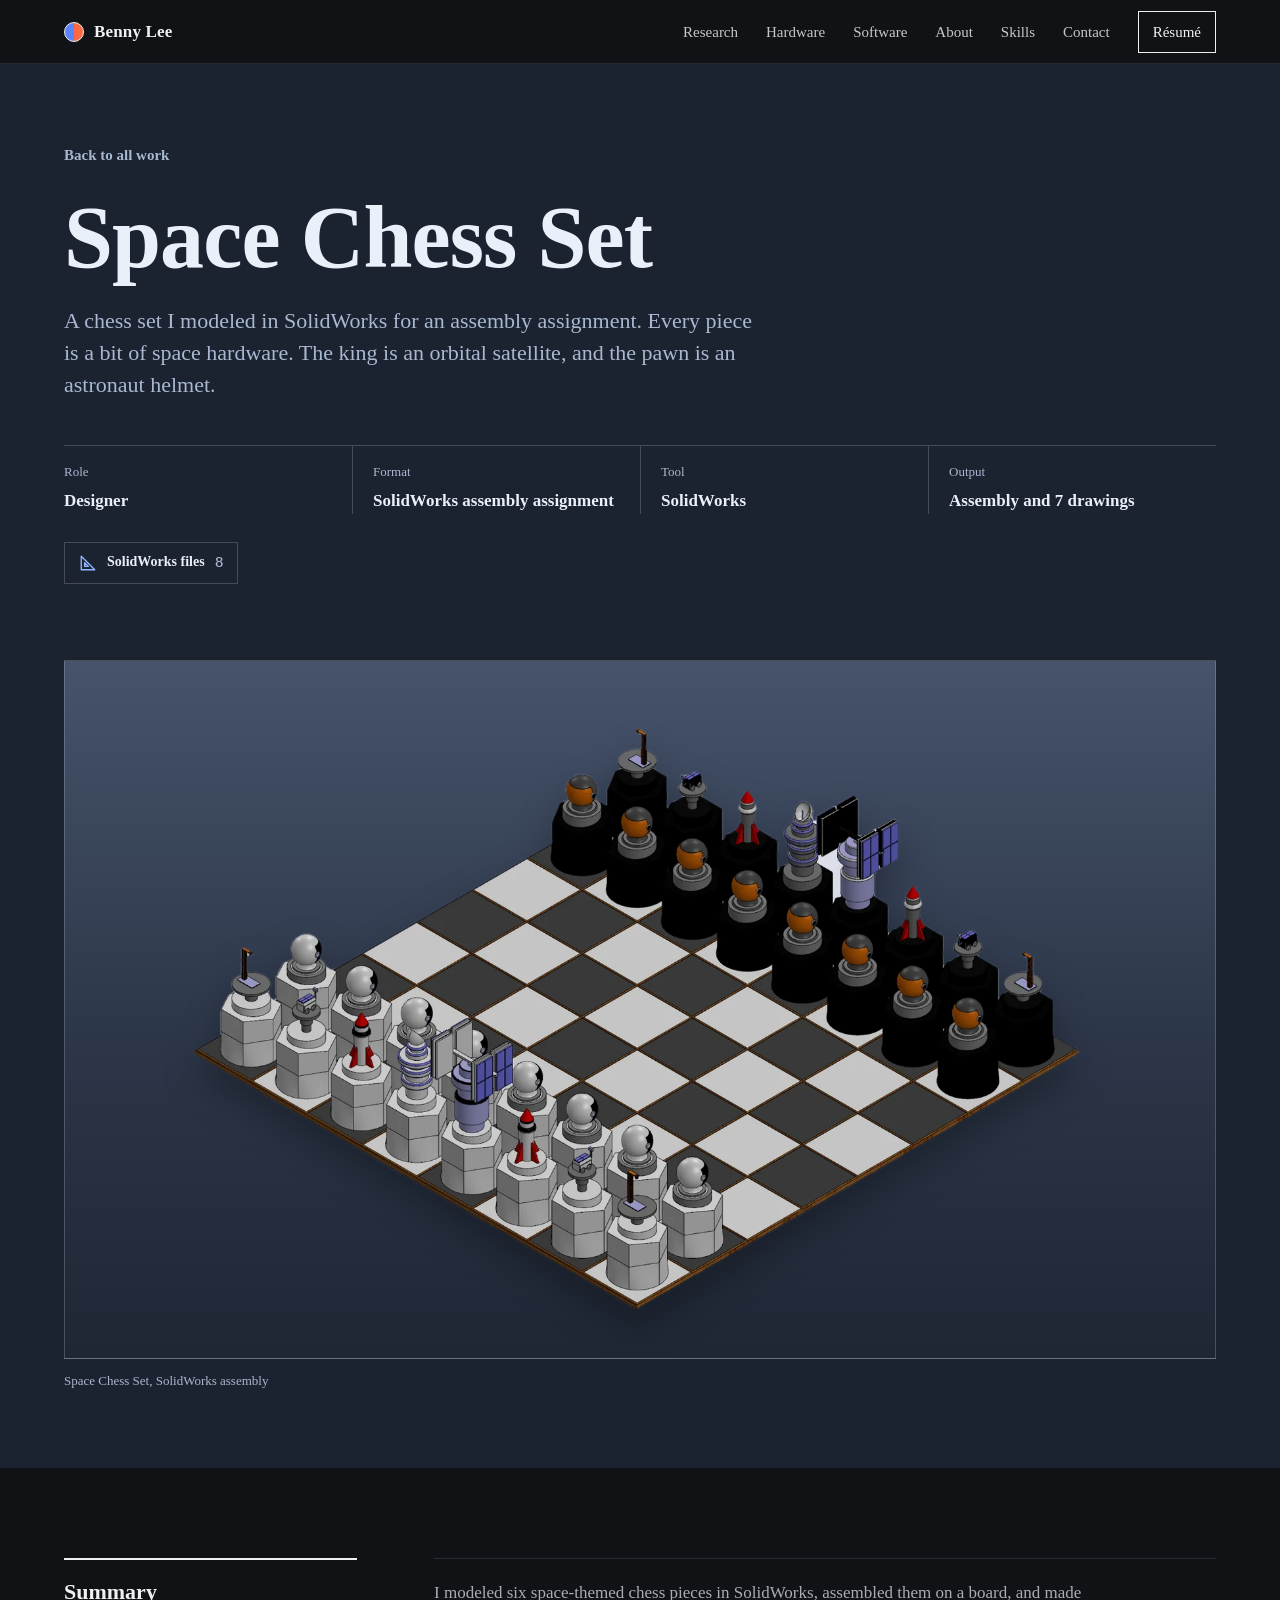
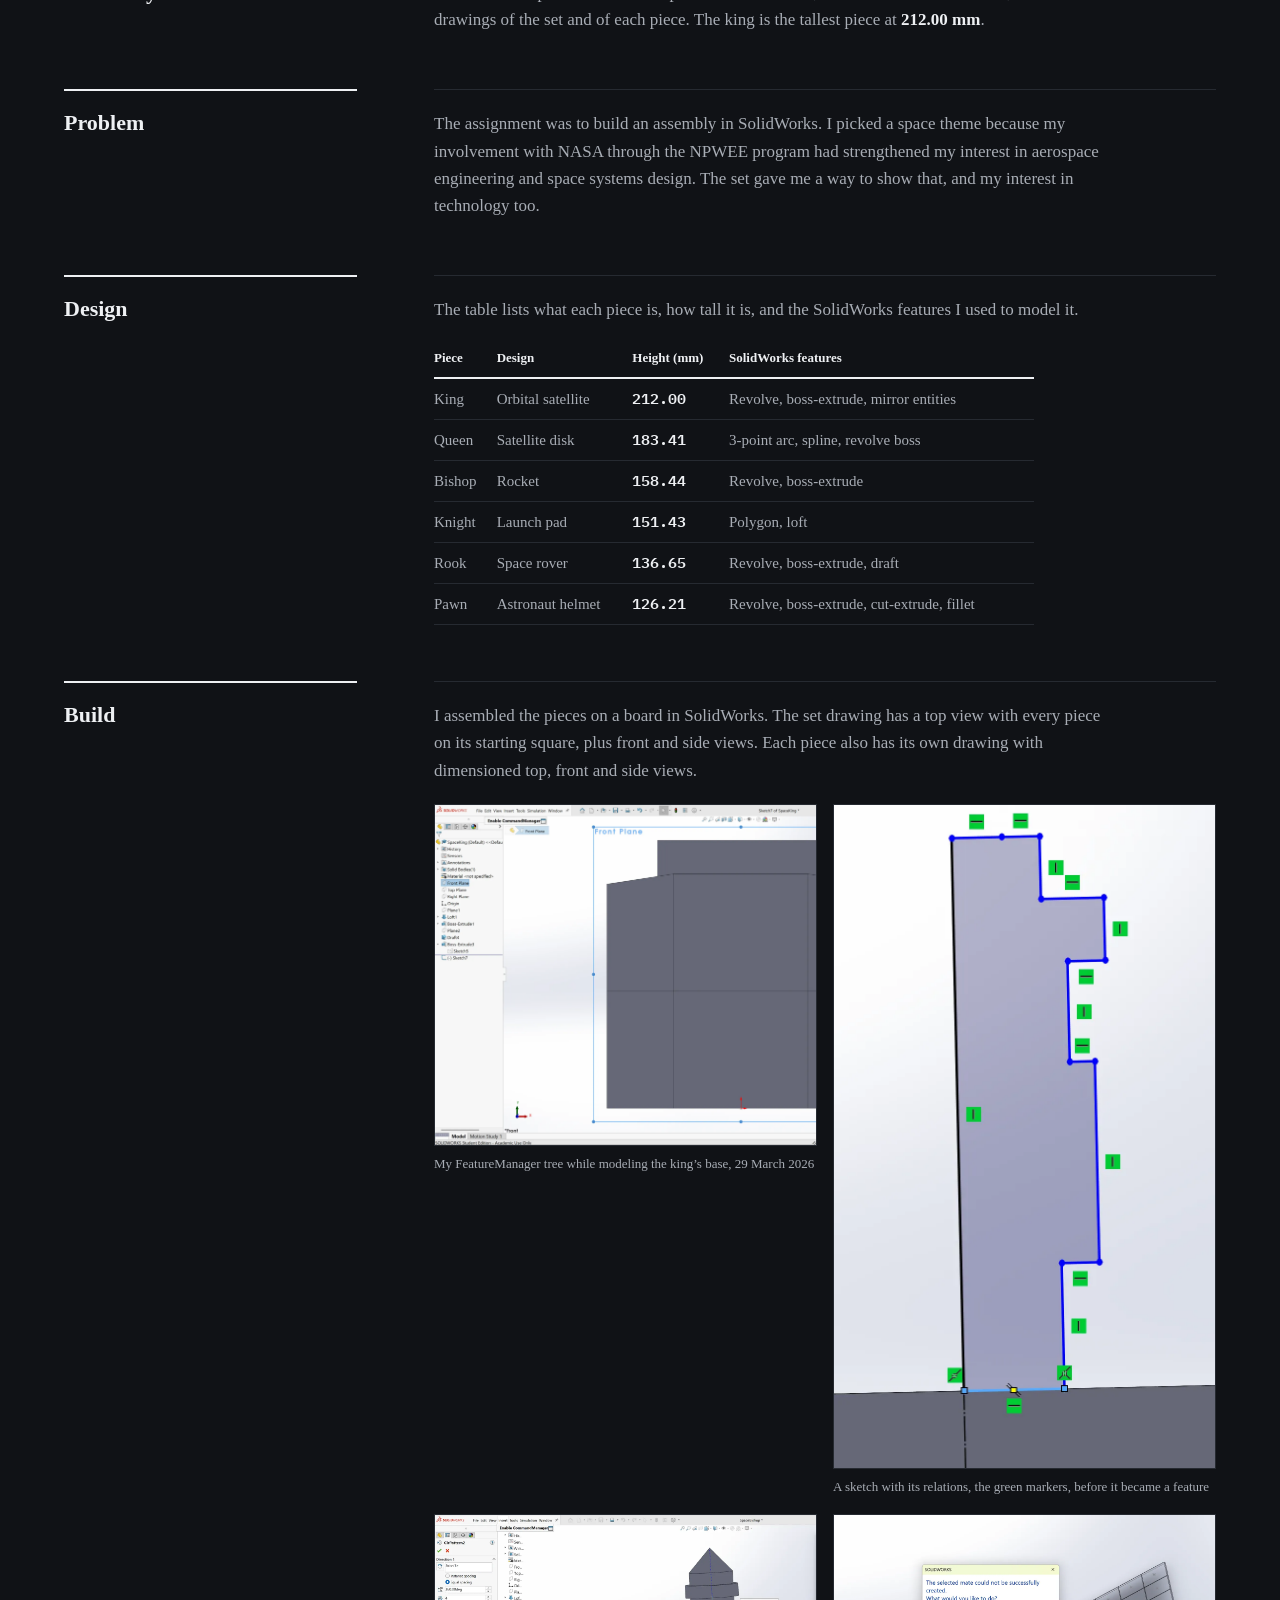
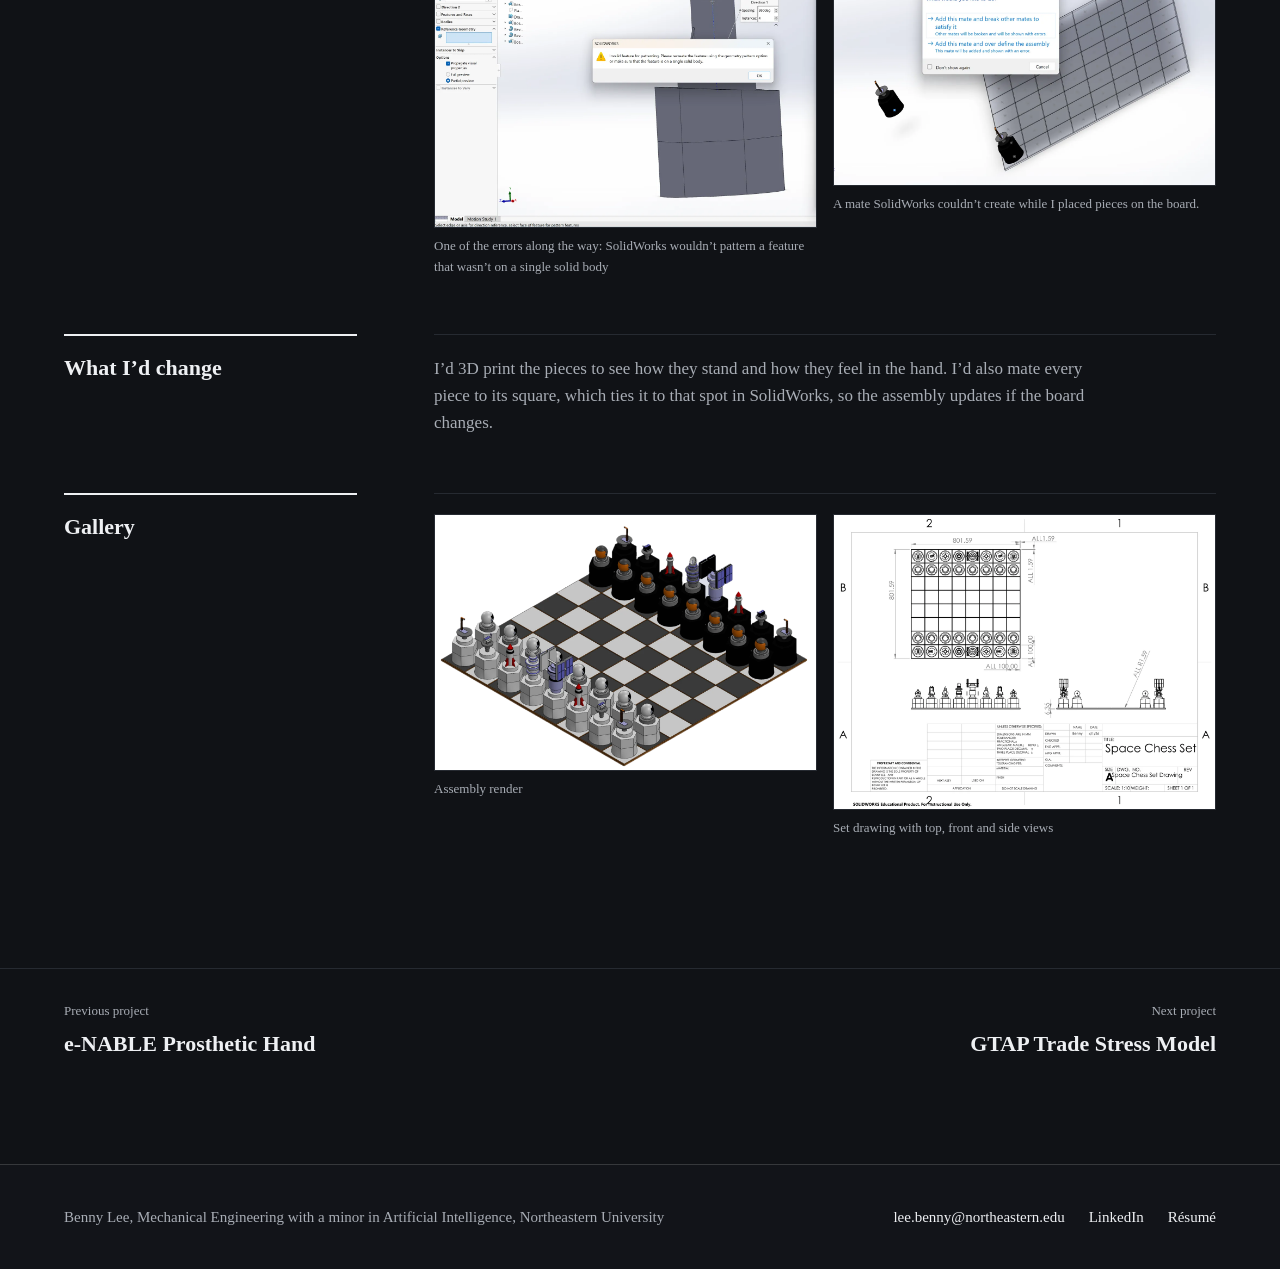
<file: projects/space-chess.html>
<!doctype html>
<html lang="en" data-panels="material">
<head>
  <meta charset="utf-8">
  <meta name="viewport" content="width=device-width, initial-scale=1">
  <title>Space Chess Set | Benny Lee</title>
  <meta name="description" content="A space-themed chess set modeled and assembled in SolidWorks, plus dimensioned drawings of the set and of each piece.">
  <meta property="og:type" content="article">
  <meta property="og:title" content="Space Chess Set | Benny Lee">
  <meta property="og:description" content="A space-themed chess set modeled and assembled in SolidWorks, plus dimensioned drawings of the set and of each piece.">
  <meta property="og:url" content="https://bennylee.me/projects/space-chess.html">
  <meta property="og:image" content="https://bennylee.me/assets/og-card.png">
  <meta property="og:image:width" content="1200">
  <meta property="og:image:height" content="630">
  <meta property="og:image:alt" content="Benny Lee, above two overlapping circles, Hardware in blue and Software in coral, each listing skills, with the line Mechanical Engineering, Minor in Artificial Intelligence, Northeastern University">
  <meta name="twitter:card" content="summary_large_image">
  <meta name="theme-color" content="#101216">
  <link rel="icon" href="../favicon.svg" type="image/svg+xml">
  <link rel="preconnect" href="https://fonts.googleapis.com">
  <link rel="preconnect" href="https://fonts.gstatic.com" crossorigin>
  <link rel="stylesheet" href="https://fonts.googleapis.com/css2?family=Tinos:wght@400;700&family=IBM+Plex+Mono:wght@400;500&display=swap">
  <link rel="stylesheet" href="../css/style.css">
  <script src="../js/main.js" defer></script>
</head>
<body>
  <a class="skip-link" href="#main">Skip to content</a>

  <header class="nav" data-nav>
    <a class="nav-name" href="../index.html">Benny Lee</a>
    <button class="nav-toggle" type="button" aria-expanded="false" aria-controls="nav-links" data-nav-toggle>Menu</button>
    <nav class="nav-links" id="nav-links" aria-label="Main">
      <a href="../index.html#research">Research</a>
      <a href="../index.html#hardware">Hardware</a>
      <a href="../index.html#software">Software</a>
      <a href="../index.html#about">About</a>
      <a href="../index.html#skills">Skills</a>
      <a href="../index.html#contact">Contact</a>
      <a class="nav-resume" href="../assets/Benny-Lee-Resume.pdf" target="_blank" rel="noopener">Résumé</a>
    </nav>
  </header>

  <main id="main">
    <header class="cs-hero t-chess side-hw">
      <div class="cs-hero-inner">
        <a class="cs-back" href="../index.html#work">Back to all work</a>
        <h1 class="cs-title">Space Chess Set</h1>
        <p class="cs-lede">A chess set I modeled in SolidWorks for an assembly assignment. Every piece is a bit of space hardware. The king is an orbital satellite, and the pawn is an astronaut helmet.</p>
        <dl class="cs-facts">
          <div><dt>Role</dt><dd>Designer</dd></div>
          <div><dt>Format</dt><dd>SolidWorks assembly assignment</dd></div>
          <div><dt>Tool</dt><dd>SolidWorks</dd></div>
          <div><dt>Output</dt><dd>Assembly and 7 drawings</dd></div>
        </dl>
        <a class="cad-btn" href="#gallery" data-cad-open="cad-chess"><svg viewBox="0 0 24 24" fill="none" stroke="currentColor" stroke-width="1.8" stroke-linejoin="round" aria-hidden="true"><path d="M3 21V3l18 18z"/><path d="M7.5 16.5v-5l5 5z"/></svg> SolidWorks files <span>8</span></a>
      </div>
    </header>

    <div class="cs-stage-wrap t-chess side-hw">
      <figure class="panel-media">
        <div class="stage stage-chess">
                <img src="../assets/space-chess/board.webp" width="1400" height="938" alt="SolidWorks render of the chessboard set up for play: a white set and a black set, each with astronaut-helmet pawns, rovers, rockets, launch pads, a satellite-dish queen and an orbital-satellite king">
              </div>
        <figcaption>Space Chess Set, SolidWorks assembly</figcaption>
      </figure>
    </div>

    <div class="cs-body">
      <section class="cs-section">
        <h2>Summary</h2>
        <div>
          <p>I modeled six space-themed chess pieces in SolidWorks, assembled them on a board, and made drawings of the set and of each piece. The king is the tallest piece at <strong>212.00 mm</strong>.</p>
        </div>
      </section>
      <section class="cs-section">
        <h2>Problem</h2>
        <div>
          <p>The assignment was to build an assembly in SolidWorks. I picked a space theme because my involvement with NASA through the NPWEE program had strengthened my interest in aerospace engineering and space systems design. The set gave me a way to show that, and my interest in technology too.</p>
        </div>
      </section>
      <section class="cs-section">
        <h2>Design</h2>
        <div>
          <p>The table lists what each piece is, how tall it is, and the SolidWorks features I used to model it.</p>
          <table class="cs-table">
            <thead><tr><th>Piece</th><th>Design</th><th>Height (mm)</th><th>SolidWorks features</th></tr></thead>
            <tbody>
              <tr><td>King</td><td>Orbital satellite</td><td class="num">212.00</td><td>Revolve, boss-extrude, mirror entities</td></tr>
              <tr><td>Queen</td><td>Satellite disk</td><td class="num">183.41</td><td>3-point arc, spline, revolve boss</td></tr>
              <tr><td>Bishop</td><td>Rocket</td><td class="num">158.44</td><td>Revolve, boss-extrude</td></tr>
              <tr><td>Knight</td><td>Launch pad</td><td class="num">151.43</td><td>Polygon, loft</td></tr>
              <tr><td>Rook</td><td>Space rover</td><td class="num">136.65</td><td>Revolve, boss-extrude, draft</td></tr>
              <tr><td>Pawn</td><td>Astronaut helmet</td><td class="num">126.21</td><td>Revolve, boss-extrude, cut-extrude, fillet</td></tr>
            </tbody>
          </table>
        </div>
      </section>
      <section class="cs-section">
        <h2>Build</h2>
        <div>
          <p>I assembled the pieces on a board in SolidWorks. The set drawing has a top view with every piece on its starting square, plus front and side views. Each piece also has its own drawing with dimensioned top, front and side views.</p>
          <div class="cs-gallery">
            <figure><a href="../assets/space-chess/feature-tree.webp"><img src="../assets/space-chess/feature-tree.webp" width="1600" height="1429" loading="lazy" alt="SolidWorks window for the part SpaceKing. The FeatureManager tree lists Loft1, Boss-Extrude1, Plane2, Draft4 and Boss-Extrude3, next to a front view of the king&rsquo;s base"></a><figcaption>My FeatureManager tree while modeling the king&rsquo;s base, 29 March 2026</figcaption></figure>
            <figure><a href="../assets/space-chess/sketch-profile.webp"><img src="../assets/space-chess/sketch-profile.webp" width="772" height="1344" loading="lazy" alt="A SolidWorks sketch of a piece&rsquo;s outline, with green markers showing its sketch relations"></a><figcaption>A sketch with its relations, the green markers, before it became a feature</figcaption></figure>
            <figure><a href="../assets/space-chess/error-pattern.webp"><img src="../assets/space-chess/error-pattern.webp" width="1400" height="1149" loading="lazy" alt="SolidWorks warning over a piece: Invalid feature for patterning. Please recreate the feature using the geometry pattern option or make sure that the feature is on a single solid body"></a><figcaption>One of the errors along the way: SolidWorks wouldn&rsquo;t pattern a feature that wasn&rsquo;t on a single solid body</figcaption></figure>
            <figure><a href="../assets/space-chess/error-mate.webp"><img src="../assets/space-chess/error-mate.webp" width="1400" height="992" loading="lazy" alt="SolidWorks message while placing a piece on the board: The selected mate could not be successfully created. What would you like to do?"></a><figcaption>A mate SolidWorks couldn&rsquo;t create while I placed pieces on the board.</figcaption></figure>
          </div>
        </div>
      </section>
      <section class="cs-section">
        <h2>What I’d change</h2>
        <div>
          <p>I’d 3D print the pieces to see how they stand and how they feel in the hand. I’d also mate every piece to its square, which ties it to that spot in SolidWorks, so the assembly updates if the board changes.</p>
        </div>
      </section>
      <section class="cs-section">
        <h2 id="gallery">Gallery</h2>
        <div>
          <div class="cs-gallery">
            <figure><img src="../assets/space-chess/board.webp" width="1400" height="938" loading="lazy" alt="SolidWorks render of the chessboard set up for play: a white set and a black set, each with astronaut-helmet pawns, rovers, rockets, launch pads, a satellite-dish queen and an orbital-satellite king"><figcaption>Assembly render</figcaption></figure>
            <figure><img src="../assets/space-chess/drawing.webp" width="1400" height="1082" loading="lazy" alt="SolidWorks drawing of the full Space Chess Set: a top view of the 801.59 mm board with all 32 pieces on their starting squares, plus front and side views, dimensioned in millimeters"><figcaption>Set drawing with top, front and side views</figcaption></figure>
          </div>
        </div>
      </section>
    </div>

    <nav class="cs-next" aria-label="More projects">
      <a href="enable-hand.html"><span>Previous project</span><strong>e-NABLE Prosthetic Hand</strong></a>
      <a href="gtap-trade-stress.html"><span>Next project</span><strong>GTAP Trade Stress Model</strong></a>
    </nav>

    <dialog class="cad" id="cad-chess" data-tone="light" aria-labelledby="cad-chess-title">
      <div class="cad-head">
        <div><h2 id="cad-chess-title">Space Chess Set: SolidWorks files</h2><p>Assembly render, the set drawing, and a drawing of each piece</p></div>
        <button class="cad-x" type="button" data-cad-close>Close</button>
      </div>
      <div class="cad-stage">
        <figure class="cad-slide is-active"><img src="../assets/space-chess/board.webp" width="1400" height="938" loading="lazy" alt="SolidWorks render of the full chess set assembly on its board"><figcaption>Assembly render</figcaption></figure>
        <figure class="cad-slide"><img src="../assets/space-chess/drawing.webp" width="1400" height="1082" loading="lazy" alt="SolidWorks drawing of the full Space Chess Set: a top view of the 801.59 mm board with all 32 pieces on their starting squares, plus front and side views, dimensioned in millimeters"><figcaption>Set drawing: top, front and side views, 1:10</figcaption></figure>
        <figure class="cad-slide"><img src="../assets/space-chess/drawing-king.webp" width="1400" height="1082" loading="lazy" alt="SolidWorks drawing of the orbital-satellite king, with dimensioned top, front and side views of its solar-panel arms"><figcaption>Orbital Satellite King, 1:3</figcaption></figure>
        <figure class="cad-slide"><img src="../assets/space-chess/drawing-queen.webp" width="1400" height="1082" loading="lazy" alt="SolidWorks drawing of the satellite-disk queen, with dimensioned top, front and side views of its stacked rings and dish"><figcaption>Satellite Disk Queen, 1:2</figcaption></figure>
        <figure class="cad-slide"><img src="../assets/space-chess/drawing-bishop.webp" width="1400" height="1082" loading="lazy" alt="SolidWorks drawing of the rocket bishop, with dimensioned top, front and side views of the nose cone and fins"><figcaption>Rocket Bishop, 1:2</figcaption></figure>
        <figure class="cad-slide"><img src="../assets/space-chess/drawing-knight.webp" width="1400" height="1082" loading="lazy" alt="SolidWorks drawing of the launch-pad knight, with dimensioned top, front and side views of the launch tower"><figcaption>Launch Pad Knight, 1:2</figcaption></figure>
        <figure class="cad-slide"><img src="../assets/space-chess/drawing-rook.webp" width="1400" height="1082" loading="lazy" alt="SolidWorks drawing of the space-rover rook, with dimensioned top, front and side views of the rover, its wheels and antenna"><figcaption>Space Rover Rook, 1:2</figcaption></figure>
        <figure class="cad-slide"><img src="../assets/space-chess/drawing-pawn.webp" width="1400" height="1082" loading="lazy" alt="SolidWorks drawing of the astronaut-helmet pawn, with dimensioned top, front and side views of the helmet"><figcaption>Astronaut Helmet Pawn, 1:2</figcaption></figure>
      </div>
      <div class="cad-nav"><button type="button" data-cad-prev>Previous</button><span class="cad-count">1 / 8</span><button type="button" data-cad-next>Next</button></div>
    </dialog>
  </main>

  <footer class="footer">
    <p>Benny Lee, Mechanical Engineering with a minor in Artificial Intelligence, Northeastern University</p>
    <nav aria-label="Footer">
      <a href="mailto:lee.benny@northeastern.edu">lee.benny@northeastern.edu</a>
      <a href="https://www.linkedin.com/in/bennylee-" target="_blank" rel="noopener">LinkedIn</a>
      <a href="../assets/Benny-Lee-Resume.pdf" target="_blank" rel="noopener">Résumé</a>
    </nav>
  </footer>
</body>
</html>
</file>
<file: css/style.css>
/* ==========================================================================
   Benny Lee portfolio
   Theme: hardware + software. Blue is Mechanical Engineering, coral is
   Computer Science, and where they overlap is the point of the site.
   Rule of thumb: Times New Roman = mechanical / hardware voice, IBM Plex Mono = software voice.
   Times is used from the visitor's computer; Tinos (same letter widths) is the download for devices without it.
   ========================================================================== */

:root {
  /* ===== Color scheme "Night" (2026-10-22, replacing "Paper"): change these to re-color the whole site ===== */
  color-scheme: dark;
  --me: #5b82ff;               /* Mechanical Engineering: lines and shapes */
  --me-ink: #9cb3ff;           /* ...as text, or a fill with dark text on it */
  --me-tint: #171d2e;          /* ...as a background (blue on night) */
  --cs: #ff6a45;               /* Computer Science: lines and shapes */
  --cs-ink: #ff9a7d;           /* ...as text, or a fill with dark text on it */
  --cs-tint: #2a1b17;          /* ...as a background (coral on night) */
  --cs-on-dark: #ff9a7d;
  --both-tint: #231d26;        /* where the two tints overlap */
  --both-muted: #b9b5bd;       /* muted text on --both-tint */

  --hw-bg: #101216;            /* main surface: night */
  --hw-bg-2: #171a20;
  --hw-line: rgba(255, 255, 255, 0.07);
  --hw-ink: #eef0f3;
  --hw-muted: #a8adb5;
  --sw-bg: #08090b;            /* darker surface: Contact and the footer */
  --sw-bg-2: #121419;
  --sw-line: rgba(242, 240, 234, 0.07);
  --sw-ink: #eef0f3;
  --sw-muted: #a8adb5;
  --accent: #9cb3ff;           /* general accent (mechanical blue) on the darker surface */
  --accent-ink: #9cb3ff;       /* ...on the main surface */
  --accent-fill: #9cb3ff;      /* ...as a background */
  --on-accent: #101216;        /* text on --accent-fill */
  --page: #101216;
  --rule: #262a31;             /* hairlines on the main surface */
  --sw-rule: rgba(242, 240, 234, 0.16);   /* hairlines on the darker surface */

  /* Type */
  --font: 'Times New Roman', Tinos, Times, serif;
  --hero-font: 'Archivo', system-ui, -apple-system, 'Segoe UI', Roboto, sans-serif;
  --mono: 'IBM Plex Mono', ui-monospace, 'Cascadia Mono', Consolas, monospace;
  --step--1: 0.8125rem;
  --step-0: 1.0625rem;
  --step-1: 1.375rem;
  --step-2: clamp(1.75rem, 1.2rem + 2vw, 2.5rem);
  --step-3: clamp(2.25rem, 1.4rem + 3.4vw, 3.75rem);

  --nav-h: 64px;
  --gutter: clamp(16px, 5vw, 96px);
  --max: 1280px;
  --ease: cubic-bezier(0.16, 1, 0.3, 1);
}

/* ---------- Base ---------- */
*, *::before, *::after { box-sizing: border-box; }
html { scroll-behavior: smooth; scroll-padding-top: var(--nav-h); }
@media (prefers-reduced-motion: reduce) { html { scroll-behavior: auto; } }
html:has(dialog[open]) { overflow: hidden; }

body {
  margin: 0;
  background: var(--page);
  color: var(--hw-ink);
  font-family: var(--font);
  font-size: var(--step-0);
  line-height: 1.6;
  -webkit-font-smoothing: antialiased;
  text-rendering: optimizeLegibility;
}
img { display: block; max-width: 100%; height: auto; }
h1, h2, h3 { margin: 0; line-height: 1.05; font-weight: 800; }
p { margin: 0 0 1em; }
a { color: inherit; }
ul { margin: 0; padding: 0; list-style: none; }
dl, dd { margin: 0; }
button { font: inherit; cursor: pointer; }
.mono { font-family: var(--mono); }

:focus-visible { outline: 2px solid var(--focus, var(--accent-ink)); outline-offset: 3px; }
.contact, .footer, .cad, .t-reaction, .t-chess, .t-nasa, .t-sam, .t-gtap, .t-learning { --focus: var(--accent); }

.skip-link {
  position: absolute; left: 12px; top: -48px; z-index: 100;
  padding: 10px 14px; background: var(--accent-fill); color: var(--on-accent);
  text-decoration: none; font-weight: 700;
}
.skip-link:focus { top: 12px; }

/* ---------- Nav: paper, like the hero ---------- */
.nav {
  position: fixed; inset: 0 0 auto 0; z-index: 50;
  height: var(--nav-h);
  display: flex; align-items: center; justify-content: space-between;
  padding: 0 var(--gutter);
  color: var(--hw-ink);
  background: var(--page);
  border-bottom: 1px solid var(--rule);
}
.nav-name {
  display: inline-flex; align-items: center; gap: 10px;
  font-weight: 700; font-stretch: 112%;
  text-decoration: none; letter-spacing: 0.01em;
}
/* Mark: half mechanical blue, half computer-science coral */
.nav-name::before {
  content: ''; width: 20px; height: 20px; border-radius: 50%;
  background: linear-gradient(90deg, var(--me) 0 50%, var(--cs) 50%);
  border: 1.5px solid var(--hw-ink);
}
.nav-links { display: flex; align-items: center; gap: 28px; font-size: 0.9375rem; }
.nav-links a { text-decoration: none; opacity: .82; }
.nav-links a:hover { opacity: 1; }
.nav-links .nav-resume {
  opacity: 1; padding: 8px 14px;
  border: 1px solid var(--hw-ink); color: var(--hw-ink);
}
.nav-links .nav-resume:hover { background: var(--hw-ink); color: var(--page); }

.nav-toggle {
  display: none;
  background: none; border: 1px solid currentColor; color: inherit;
  padding: 6px 12px; font-size: 0.875rem;
}
@media (max-width: 820px) {
  .nav-toggle { display: block; }
  .nav-links {
    position: absolute; top: var(--nav-h); left: 0; right: 0;
    flex-direction: column; align-items: stretch; gap: 0;
    background: var(--page);
    border-bottom: 1px solid var(--rule);
    display: none;
  }
  .nav-links.is-open { display: flex; }
  .nav-links a { padding: 14px var(--gutter); opacity: 1; border-top: 1px solid var(--rule); }
  .nav-links .nav-resume { border: 0; border-top: 1px solid var(--rule); }
}

/* ---------- Buttons ---------- */
.btn {
  display: inline-flex; align-items: center; justify-content: center; gap: 10px;
  min-height: 48px; padding: 0 22px;
  font-weight: 700; font-size: 0.9375rem; text-decoration: none; white-space: nowrap;
  border: 1.5px solid transparent;
  transition: background-color .2s, color .2s, border-color .2s, box-shadow .2s;
}

@property --d { syntax: '<length>'; inherits: true; initial-value: 300px; }

/* ==========================================================================
   Hero: a Venn diagram. Hardware and Software overlap at the +, which is the
   point of the site. Each circle holds those skills and the button to its
   projects. The degree line (major and minor) sits under the Venn.
   ========================================================================== */
.hero {
  position: relative; isolation: isolate; container-type: inline-size;
  min-height: max(100svh, 720px);
  padding: calc(var(--nav-h) + 40px) var(--gutter) 48px;
  display: flex; flex-direction: column; align-items: center; justify-content: center;
  gap: clamp(28px, 4.5svh, 52px);
  background: var(--page); color: var(--hw-ink);
  font-family: var(--hero-font);                           /* the circles keep Archivo; the name and the rest of the site are Times */
}
.hero h1 {
  margin: 0; font-size: clamp(4.05rem, min(12.15cqi, 16.875svh), 12.15rem);   /* 1.35x the old Archivo size, since Times is narrower */
  font-family: var(--font); font-weight: 700; letter-spacing: -0.015em; line-height: 0.86; white-space: nowrap;
  text-box: trim-both cap alphabetic;                    /* the box hugs the letters, so spacing is measured from the type */
}
.venn {
  --d: clamp(300px, min(calc(100cqi / 1.62 * 0.92), 57svh), 600px);   /* circle diameter: fits the width and the height */
  --fs: clamp(0.875rem, calc(var(--d) * 0.029), 1.0625rem);            /* skill size; both lists share one row height */
  position: relative; width: calc(var(--d) * 1.62); height: var(--d); flex: none;
}
.venn .c { position: absolute; top: 0; width: var(--d); height: var(--d); border-radius: 50%; mix-blend-mode: screen; }
.venn .c.me { left: 0; border: 1.5px solid var(--me); background: color-mix(in srgb, var(--me) 14%, transparent); }
.venn .c.cs { right: 0; border: 1.5px solid var(--cs); background: color-mix(in srgb, var(--cs) 14%, transparent); }
.venn .blk { position: absolute; top: 50%; transform: translateY(-50%); width: calc(var(--d) * 0.44); container-type: inline-size; }
.venn .blk.me { left: calc(var(--d) * 0.16); }
.venn .blk.cs { right: calc(var(--d) * 0.16); text-align: right; }   /* mirror image of the mechanical side */
.venn .blk h2 {
  margin: 0 0 14px; height: 1.15em; font-size: clamp(1.0625rem, calc(var(--d) * 0.042), 1.625rem); line-height: 1.15;
  font-weight: 800; font-stretch: 110%;
}
.venn .blk.me h2 { color: var(--me-ink); }
.venn .blk.cs h2 { color: var(--cs-ink); }
.venn .blk ul { font-size: var(--fs); line-height: calc(var(--fs) * 1.68); color: var(--hw-ink); }
.venn .blk.cs ul { font-family: var(--mono); font-size: calc(var(--fs) * 0.94); }
.venn .plus {
  position: absolute; left: 50%; top: 50%; transform: translate(-50%, -54%);
  font-size: calc(var(--d) * 0.13); font-weight: 300; line-height: 1; color: var(--hw-ink);
}
.venn .btn {
  margin-top: 20px; width: 100%; min-height: 44px; padding: 0 14px;
  justify-content: space-between; gap: 18px; font-size: 0.875rem; color: var(--on-accent);
}
.venn .btn b { font-weight: inherit; white-space: nowrap; }
.venn .btn .n { font-family: var(--mono); font-weight: 500; font-size: 0.8125rem; opacity: 0.8; }
.venn .btn.cs { font-family: var(--mono); font-weight: 500; }
.venn .blk.me .btn { background: var(--me-ink); border-color: var(--me-ink); }
.venn .blk.cs .btn { background: var(--cs-ink); border-color: var(--cs-ink); flex-direction: row-reverse; }
.venn .btn:hover { filter: brightness(1.15); }
@container (max-width: 215px) { .venn .btn .long { display: none; } }
.hero .degree {
  margin: 0; font-family: var(--font); color: var(--hw-muted); text-align: center;
  font-size: clamp(1rem, min(1.35cqi, 2.2svh), 1.25rem); line-height: 1.35;
}
.hero .degree .dot { padding: 0 .6em; }
/* short laptop screens: slightly smaller circles leave room for the degree line */
@media (min-width: 761px) and (max-height: 800px) {
  .venn { --d: clamp(300px, min(calc(100cqi / 1.62 * 0.92), 53svh), 600px); }
}

/* Phones: the circles stack, hardware on top, the skills go two-up, and the degree line takes three lines */
@media (max-width: 760px) {
  .hero { min-height: 0; padding-top: calc(var(--nav-h) + 36px); }
  .hero h1 { font-size: calc((100cqi - 2 * var(--gutter)) / 5); }
  .venn { --d: min(100cqi, 360px); width: var(--d); height: calc(var(--d) * 1.72); }
  .venn .blk.cs { text-align: left; }
  .venn .blk.cs .btn { flex-direction: row; }
  .venn .c.me { left: 0; top: 0; }
  .venn .c.cs { left: 0; right: auto; top: auto; bottom: 0; }
  .venn .blk { width: calc(var(--d) * 0.7); left: calc(var(--d) * 0.15) !important; right: auto !important; transform: none; }
  .venn .blk.me { top: calc(var(--d) * 0.14); }
  .venn .blk.cs { top: auto; bottom: calc(var(--d) * 0.12); }
  .venn .blk h2 { height: auto; }
  .venn .blk h2 br { display: none; }
  .venn .blk ul { columns: 2; column-gap: 16px; --fs: 0.875rem; }
  .venn .plus { font-size: 44px; }
  .hero .degree { font-size: 1.0625rem; }
  .hero .degree span { display: block; }
  .hero .degree .dot { display: none; }
}

/* ==========================================================================
   Work
   ========================================================================== */
.section-head {
  max-width: var(--max); margin: 0 auto;
  padding: clamp(72px, 9vw, 120px) var(--gutter) 28px;
  display: flex; flex-wrap: wrap; align-items: end; justify-content: space-between; gap: 16px 48px;
}
.section-title { font-size: var(--step-3); font-weight: 800; font-stretch: 118%; letter-spacing: -0.015em; }
.section-note { margin: 0; max-width: 32em; color: var(--hw-muted); }

/* Segmented jump links: hardware | both | software */
.spectrum { max-width: var(--max); margin: 0 auto 40px; padding: 0 var(--gutter); }
.spectrum-bar { display: grid; grid-template-columns: 2.2fr 4fr 3fr; border: 1.5px solid var(--hw-ink); }
.spectrum-bar a {
  display: flex; align-items: center; justify-content: space-between; gap: 8px;
  min-height: 48px; padding: 0 16px; text-decoration: none; font-weight: 700; font-size: 0.9375rem;
}
.spectrum-bar a span { font-family: var(--mono); font-weight: 500; font-size: 0.8125rem; }
.sp-hw { background: var(--me-tint); color: var(--me-ink); border-right: 1.5px solid var(--hw-ink); }
.sp-both { background: var(--both-tint); color: var(--hw-ink); border-right: 1.5px solid var(--hw-ink); }
.sp-sw { background: var(--cs-tint); color: var(--cs-ink); }
.spectrum-bar a:hover { text-decoration: underline; text-underline-offset: 4px; }
@media (max-width: 560px) { .spectrum-bar a { padding: 0 10px; font-size: 0.8125rem; } .spectrum-bar a span { display: none; } }

.panels { position: relative; }
.anchor { display: block; height: 0; }

/* ---------- Panel tokens (shared by panels and case-study heroes) ---------- */
.panel, .cs-hero, .cs-stage-wrap {
  --panel-bg: var(--hw-bg);
  --panel-text: var(--hw-ink);
  --panel-muted: var(--hw-muted);
  --panel-line: rgba(18, 20, 24, 0.2);
  --panel-accent: var(--accent-ink);
  --stage-bg: var(--hw-bg-2);
  --node-bg: #14224c; --node-line: rgba(233, 238, 252, .32); --node-ink: #e9eefc; --node-sub: #aab8dc;
  --node-end: #e6b450; --node-end-ink: #20180a; --pipe-title: #e6b450;
}

/* ===== Panel mode "material": each project in the color of what was built ===== */
.t-budget {
  --panel-bg: #ecdcb8; --panel-text: #231c10; --panel-muted: #54452d;
  --panel-line: rgba(60, 44, 20, 0.30); --panel-accent: #9c2f16; --stage-bg: #e2cfa2;
}
.t-reaction {
  --panel-bg: #14120d; --panel-text: #f4efe0; --panel-muted: #c2b88f;
  --panel-line: rgba(246, 196, 0, 0.30); --panel-accent: #f6c400; --stage-bg: #24221b;
}
.t-hand {
  --panel-bg: #dde2e8; --panel-text: #1b222a; --panel-muted: #3d4752;
  --panel-line: rgba(27, 34, 42, 0.26); --panel-accent: #a8231b; --stage-bg: #eef1f4;
}
.t-chess {
  --panel-bg: #1b2230; --panel-text: #eaf0fa; --panel-muted: #a9b8d0;
  --panel-line: rgba(234, 240, 250, 0.2); --panel-accent: #8fb8ff; --stage-bg: #2c3648;
}
.t-nasa {
  --panel-bg: #080c1f; --panel-text: #eaf0ff; --panel-muted: #a9b6d8;
  --panel-line: rgba(234, 240, 255, 0.2); --panel-accent: #ff7a59; --stage-bg: #0d1330;
}
.t-sam {
  --panel-bg: #0e1a3a; --panel-text: #e9eefc; --panel-muted: #aab8dc;
  --panel-line: rgba(233, 238, 252, 0.2); --panel-accent: #e6b450; --stage-bg: #0a1330;
}
.t-gtap {
  --panel-bg: #0b2230; --panel-text: #e6f3f7; --panel-muted: #a3c3cf;
  --panel-line: rgba(230, 243, 247, 0.2); --panel-accent: #62c6d9; --stage-bg: #081a25;
  --node-bg: #10303f; --node-line: rgba(230, 243, 247, .3); --node-ink: #e6f3f7; --node-sub: #a3c3cf;
  --node-end: #62c6d9; --node-end-ink: #06202a; --pipe-title: #62c6d9;
}
.t-learning {
  --panel-bg: #12161b; --panel-text: #e8edf1; --panel-muted: #a9b3bd;
  --panel-line: rgba(232, 237, 241, 0.16); --panel-accent: var(--accent); --stage-bg: #0a0d11;
}
.t-matlab {
  --panel-bg: #e9e9e9; --panel-text: #1a1a1a; --panel-muted: #484848;
  --panel-line: rgba(26, 26, 26, 0.22); --panel-accent: #005a9a; --stage-bg: #f7f7f7;
}

/* ===== Panel mode "muted": hardware light, software dark, scheme accent only ===== */
[data-panels="muted"] .side-hw {
  --panel-bg: var(--hw-bg); --panel-text: var(--hw-ink); --panel-muted: var(--hw-muted);
  --panel-line: rgba(18, 20, 24, 0.18); --panel-accent: var(--accent-ink); --stage-bg: var(--hw-bg-2);
}
[data-panels="muted"] .side-hw:nth-of-type(even) { --panel-bg: var(--hw-bg-2); --stage-bg: var(--hw-bg); }
[data-panels="muted"] .side-sw, [data-panels="muted"] .side-both {
  --panel-bg: var(--sw-bg); --panel-text: var(--sw-ink); --panel-muted: var(--sw-muted);
  --panel-line: var(--sw-rule); --panel-accent: var(--accent); --stage-bg: var(--sw-bg-2);
  --node-bg: var(--sw-bg); --node-line: var(--sw-rule); --node-ink: var(--sw-ink); --node-sub: var(--sw-muted);
  --node-end: var(--accent-fill); --node-end-ink: var(--on-accent); --pipe-title: var(--accent);
}
[data-panels="muted"] .side-sw:nth-of-type(even) { --panel-bg: var(--sw-bg-2); --stage-bg: var(--sw-bg); }
[data-panels="muted"] .side-hw .stage {
  background-color: var(--stage-bg);
  background-image: linear-gradient(var(--hw-line) 1px, transparent 1px), linear-gradient(90deg, var(--hw-line) 1px, transparent 1px);
  background-size: 32px 32px;
}
[data-panels="muted"] .side-sw .stage {
  background-color: var(--stage-bg);
  background-image: radial-gradient(var(--sw-line) 1.2px, transparent 1.6px);
  background-size: 20px 20px;
}
[data-panels="muted"] .side-hw .stage-chess { background-image: linear-gradient(180deg, #ffffff 0%, var(--stage-bg) 100%); }

.panel { background: var(--panel-bg); color: var(--panel-text); }

/* Panels stack and cover each other on large screens. main.js sets --stick-top per panel so a
   panel taller than the window scrolls until its bottom shows, then sticks (nothing gets hidden).
   --dwell is how far you scroll while a project holds still, fully in view, before the next one
   starts to slide over it. The space sits under the stuck panel, so it never shows as a gap.
   The last panel gets its pause from the spacer after it (a bottom margin on the last panel would
   show as a gap above About instead). */
@media (min-width: 1000px) and (min-height: 600px) {
  .has-js .panels { --dwell: clamp(200px, 40svh, 440px); }
  .has-js .panels::after { content: ''; display: block; height: var(--dwell); }
  .has-js .panel {
    position: sticky; top: var(--stick-top, var(--nav-h));
    min-height: calc(100svh - var(--nav-h));
    display: flex; flex-direction: column;
  }
  .has-js .panel:not(:last-of-type) { margin-bottom: var(--dwell); }
  .panel-inner { flex: 1; }
  .panel { box-shadow: 0 -1px 0 var(--panel-line); }
  /* Every panel should fit under the nav, so each one slides in, holds still, and is covered the same way.
     Padding follows the window's height, not its width. main.js shrinks a panel that still overflows (to 85% at most). */
  .has-js .panel-inner { padding-block: clamp(28px, 6.5svh, 80px); }
}
/* Short laptop screens: tighten the text column so panels still fit */
@media (min-width: 1000px) and (min-height: 600px) and (max-height: 860px) {
  .has-js .panel-title { font-size: clamp(2rem, 1rem + 2.6vw, 2.9rem); margin-bottom: 14px; }
  .has-js .panel-desc { margin-bottom: 18px; }
  .has-js .tags { margin-bottom: 14px; }
  .has-js .specs, .has-js .lamps { margin-bottom: 22px; }
  .has-js .specs > div { padding: 7px 0; }
  .has-js .lamps > div { padding: 8px 0; }
  .has-js .fellow { margin-bottom: 14px; padding-block: 9px; }
}


.panel-inner {
  max-width: var(--max); margin: 0 auto; width: 100%;
  padding: clamp(40px, 6vw, 80px) var(--gutter);
  display: grid;
  grid-template-columns: minmax(0, 5fr) minmax(0, 6fr);
  gap: clamp(32px, 6vw, 96px);
  align-items: center;
}

/* Tags: square grotesk = hardware, rounded mono = software */
.tags { display: flex; flex-wrap: wrap; gap: 8px; margin-bottom: 20px; }
.tags li {
  font-size: 0.75rem; font-weight: 600; letter-spacing: 0.02em;
  padding: 4px 10px;
  border: 1px solid var(--panel-line);
  color: var(--panel-muted);
}
.tags li.sw { font-family: var(--mono); font-weight: 500; letter-spacing: 0; border-radius: 999px; }

.panel-title { font-size: var(--step-3); font-weight: 800; font-stretch: 108%; letter-spacing: -0.015em; line-height: 1.02; margin-bottom: 20px; }
.panel-desc { color: var(--panel-muted); max-width: 34em; margin-bottom: 28px; }

.specs { display: grid; gap: 0; margin-bottom: 32px; max-width: 30em; }
.specs > div { display: flex; justify-content: space-between; gap: 16px; padding: 10px 0; border-top: 1px solid var(--panel-line); }
.specs > div:last-child { border-bottom: 1px solid var(--panel-line); }
.specs dt { color: var(--panel-muted); font-size: 0.9375rem; }
.specs dd { font-weight: 700; text-align: right; font-variant-numeric: tabular-nums; }
.specs.mono dd, .specs.mono dt { font-family: var(--mono); font-size: 0.875rem; }
.specs.mono dd { font-weight: 500; }
.specs dd.has-revs { display: flex; align-items: center; justify-content: flex-end; gap: 12px; }
.revs { display: flex; gap: 4px; }
.revs i { width: 18px; height: 8px; background: var(--panel-accent); }

.panel-actions { display: flex; flex-wrap: wrap; align-items: center; gap: 14px 24px; }
.panel-link {
  display: inline-block; font-weight: 700; color: var(--panel-accent);
  text-decoration: none; padding-bottom: 3px; border-bottom: 2px solid currentColor;
}
.panel-link:hover { border-bottom-width: 4px; padding-bottom: 1px; }

/* CAD viewer button */
.cad-btn {
  display: inline-flex; align-items: center; gap: 10px;
  min-height: 42px; padding: 0 14px;
  border: 1.5px solid var(--panel-line); color: var(--panel-text);
  font-weight: 600; font-size: 0.875rem; text-decoration: none;
  background: transparent; transition: border-color .2s, background-color .2s;
}
.cad-btn:hover { border-color: var(--panel-accent); }
.cad-btn svg { width: 18px; height: 18px; flex: none; color: var(--panel-accent); }
.cad-btn span { font-family: var(--mono); font-weight: 500; color: var(--panel-muted); }

.panel-media { margin: 0; position: relative; min-width: 0; }
.panel-media figcaption { margin-top: 12px; font-size: var(--step--1); color: var(--panel-muted); }

/* ---------- Stage: where the thing sits ---------- */
.stage {
  position: relative; display: grid; place-items: center;
  padding: clamp(20px, 3.4vw, 40px);
  background: var(--stage-bg);
  border: 1px solid var(--panel-line);
  overflow: hidden;
}
.stage img { position: relative; z-index: 1; }

/* Width dimension above an image (drawn like a part) */
.dimbox { position: relative; padding-top: 30px; width: 100%; }
.dimbox::before {
  content: attr(data-w); position: absolute; top: 0; left: 0; right: 0; height: 22px;
  text-align: center; font-family: var(--mono); font-size: 0.75rem; font-weight: 500; white-space: nowrap;
  color: var(--panel-accent); border-bottom: 1.5px solid currentColor;
}
.dimbox::after {
  content: ''; position: absolute; top: 14px; left: 0; right: 0; height: 16px;
  border-left: 1.5px solid var(--panel-accent); border-right: 1.5px solid var(--panel-accent);
}

/* --- Budget Box: laser-cut birch --- */
.t-budget .stage {
  background-color: #e2cfa2;
  background-image: repeating-linear-gradient(176deg, rgba(120, 84, 34, .10) 0 2px, transparent 2px 11px);
}
.stage-budget img { filter: drop-shadow(0 14px 16px rgba(0, 0, 0, .28)); }
.lcd {
  max-width: 30em; margin-bottom: 32px; padding: 14px 18px;
  background-color: #1d4fd0;
  background-image: linear-gradient(rgba(0, 0, 20, .22) 1px, transparent 1px), linear-gradient(90deg, rgba(0, 0, 20, .22) 1px, transparent 1px);
  background-size: 4px 4px;
  color: #f2f7ff; border: 6px solid #15171b;
  font-family: var(--mono); font-weight: 500; font-size: 0.9375rem; letter-spacing: 0.06em;
}
.lcd > div { display: flex; justify-content: space-between; gap: 12px; padding: 3px 0; }
.lcd dt { color: #d3e2ff; }
.lcd dd { text-align: right; font-weight: 600; }

/* --- Reaction game: hazard paint and a control panel --- */
.t-reaction .stage { background: #1f1d17; }
.stage-reaction { grid-template-columns: 1.15fr 0.85fr; align-items: end; gap: clamp(8px, 2vw, 24px); padding-bottom: 0; }
.hazard {
  grid-column: 1 / -1; align-self: stretch; justify-self: stretch; display: block; height: 18px;
  margin: 20px calc(-1 * clamp(20px, 3.4vw, 40px)) 0;
  background: repeating-linear-gradient(-45deg, #f6c400 0 14px, #14120d 14px 28px);
}
.stage-reaction img { filter: drop-shadow(0 14px 18px rgba(0, 0, 0, .45)); }
.lamps { display: grid; margin-bottom: 32px; max-width: 30em; }
.lamps > div { display: grid; grid-template-columns: 22px 1fr auto; align-items: center; gap: 14px; padding: 12px 0; border-top: 1px solid var(--panel-line); }
.lamps > div:last-child { border-bottom: 1px solid var(--panel-line); }
.lamps > div::before {
  content: ''; width: 16px; height: 16px; border-radius: 50%;
  background: radial-gradient(circle at 35% 30%, #fff9, transparent 45%), var(--lamp);
  box-shadow: 0 0 10px var(--lamp);
}
.lamps > div:nth-child(1) { --lamp: #2ecc5f; }
.lamps > div:nth-child(2) { --lamp: #ff3b30; }
.lamps > div:nth-child(3) { --lamp: #ff9a1f; }
.lamps dt { color: var(--panel-muted); font-size: 0.9375rem; }
.lamps dd { font-weight: 700; font-family: var(--mono); }

/* --- e-NABLE hand: build plate --- */
.t-hand .stage { background-color: #eef1f4; }
.stage-hand { grid-template-columns: 1fr 1fr; align-items: center; gap: clamp(12px, 3vw, 40px); }
.t-hand .stage-hand {
  background-image:
    linear-gradient(rgba(27, 34, 42, .10) 1px, transparent 1px),
    linear-gradient(90deg, rgba(27, 34, 42, .10) 1px, transparent 1px),
    repeating-linear-gradient(0deg, rgba(27, 34, 42, .05) 0 1px, transparent 1px 4px);
  background-size: 36px 36px, 36px 36px, auto;
}
.stage-hand img { max-height: min(60vh, 520px); width: auto; margin-inline: auto; filter: drop-shadow(0 12px 14px rgba(27, 34, 42, .28)); }

/* --- Space chess set: CAD viewport --- */
.stage-chess { background-color: #2c3648; }
.t-chess .stage-chess { background-image: linear-gradient(180deg, #46536b 0%, #2c3648 55%, #1f2735 100%); }
.stage-chess img { width: 100%; filter: drop-shadow(0 18px 18px rgba(0, 0, 0, .3)); }

/* --- NASA: the concept CAD render, on the white of its own viewport --- */
.stage-cad { background: #fff !important; display: grid; place-items: center; }
.stage-cad img { width: 100%; }
.cs-stage-wrap .stage-cad img { max-width: 920px; margin-inline: auto; }

/* --- Optimized Learning: how the app organizes a class, one level per row, joined by a single line.
   The highlighted path follows one class down to a cited answer. --- */
.stage-tree { display: grid; place-items: center; }
.otree { width: 100%; max-width: 640px; display: grid; }
.ot-row { display: grid; grid-template-columns: 6.5em minmax(0, 1fr); gap: 0 18px; align-items: start; }
.ot-tag { padding: 15px 0; text-align: right; font-size: 0.8125rem; font-weight: 700; color: var(--panel-muted); }
.ot-body { position: relative; display: flex; flex-wrap: wrap; gap: 8px; padding: 10px 0 10px 22px; border-left: 2px solid var(--panel-line); }
.ot-row:first-child .ot-body { border-image: linear-gradient(transparent 22px, var(--panel-line) 22px) 1; }
.ot-row:last-child .ot-body { border-image: linear-gradient(var(--panel-line) 24px, transparent 24px) 1; }
.ot-body::before { content: ''; position: absolute; left: -7px; top: 17px; width: 12px; height: 12px; border-radius: 50%; background: var(--panel-bg); border: 2px solid var(--accent); }
.ot-node, .ot-chips span { padding: 6px 11px; border: 1px solid var(--panel-line); color: var(--panel-text); font-size: 0.875rem; line-height: 1.4; }
.ot-chips span { font-size: 0.8125rem; }
.ot-node.is-dim { color: var(--panel-muted); }
.ot-node.is-on, .ot-chips span.is-on { border-color: var(--accent); color: #fff; background: rgba(142, 168, 255, .14); }
.ot-file, .ot-cite { font-family: var(--mono); }
.ot-cite { display: block; margin-top: 6px; font-size: 0.8125rem; color: var(--accent); }
@media (max-width: 560px) {
  .ot-row { grid-template-columns: 1fr; border-left: 2px solid var(--panel-line); }   /* one unbroken line on phones */
  .ot-body, .ot-row:first-child .ot-body, .ot-row:last-child .ot-body { border-left: 0; border-image: none; }
  .ot-tag { padding: 10px 0 0 22px; text-align: left; }
}

/* --- Research pipelines (SAM, GTAP): boxes on a matrix grid --- */
.t-sam .stage, .t-gtap .stage {
  background-image: linear-gradient(rgba(233, 238, 252, .07) 1px, transparent 1px), linear-gradient(90deg, rgba(233, 238, 252, .07) 1px, transparent 1px);
  background-size: 32px 32px;
}
/* GTAP cover: one ranked bar chart, readable at a glance. Built in HTML so the text stays full-size on any screen.
   Numbers are Benny's OECD ICIO 2019 results; Japan and China are highlighted as the pair the case study compares. */
.stage-hits { display: grid; place-items: center; padding: clamp(18px, 3vw, 34px); }
.hits { width: 100%; max-width: 560px; }
.hits-title { margin: 0 0 4px; font-size: clamp(1.0625rem, 0.9rem + 0.5vw, 1.3125rem); font-weight: 700; line-height: 1.25; color: var(--panel-text); }
.hits-sub { margin: 0 0 18px; font-size: 0.875rem; color: var(--panel-muted); }
.hits-bars { margin: 0; padding: 0; list-style: none; display: grid; gap: 9px; }
.hits-bars li { display: grid; grid-template-columns: 6.6em minmax(0, 1fr) 3em; align-items: center; gap: 10px; font-size: 0.9375rem; color: var(--panel-text); }
.hb-name { text-align: right; }
.hb-track { display: block; height: 16px; }
.hb-bar { display: block; height: 100%; width: calc(var(--v) * 100%); background: #62c6d9; border-radius: 0 3px 3px 0; }
.hb-val { font-family: var(--mono); font-size: 0.8125rem; color: var(--panel-muted); }
.hits-bars li.is-key { font-weight: 700; color: #ffb347; }
.hits-bars li.is-key .hb-bar { background: #ffb347; }
.hits-bars li.is-key .hb-val { color: #ffb347; }
.hits-key { margin: 16px 0 0; display: flex; align-items: center; gap: 8px; font-size: 0.8125rem; color: var(--panel-muted); }
.hits-key i { width: 14px; height: 14px; border-radius: 2px; background: #ffb347; flex: none; }
.cs-stage-wrap .hits { max-width: 680px; }

/* GTAP cover: a globe of where Japan's metal ore came from in 2019 and which industries used it (OECD ICIO shares).
   js/globe.js draws it with d3-geo. Without JS, the flat map in .globe-flat stays. */
.stage-globe { display: grid; place-items: center; padding: clamp(16px, 2.6vw, 28px); }
.globe { width: 100%; max-width: 700px; }
.globe-grid { display: grid; grid-template-columns: minmax(0, 1.2fr) minmax(0, 1fr); gap: clamp(14px, 2.4vw, 26px); align-items: start; margin-top: 10px; }
.globe-stage { position: relative; aspect-ratio: 1; }
.globe-map { position: relative; width: 100%; container-type: inline-size; }
.globe-map img, .globe-net { display: block; width: 100%; height: auto; }
.globe-net { position: absolute; inset: 0; z-index: 2; }
.globe-in path { fill: none; stroke: rgba(98, 198, 217, .6); stroke-linecap: round; }
.globe-dots circle { fill: #62c6d9; stroke: #081a25; stroke-width: 2; }
.globe-ring { position: absolute; z-index: 3; left: var(--x); top: var(--y); transform: translate(-50%, -50%); padding: 0 4px; background: #0c2a38; font-family: var(--mono); font-size: clamp(0.5625rem, 2cqi, 0.6875rem); color: var(--panel-muted); white-space: nowrap; }
.globe .wl { text-shadow: 0 0 3px #081a25, 0 0 6px #081a25; font-size: clamp(0.6875rem, 2.4cqi, 0.875rem); }
.globe .wl i { font-style: normal; font-family: var(--mono); font-weight: 500; color: #62c6d9; }
.globe.is-globe .globe-flat { visibility: hidden; }
.globe-canvas, .globe-flow { position: absolute; inset: 0; width: 100%; height: 100%; }
.globe-canvas { z-index: 1; cursor: grab; touch-action: pan-y; border-radius: 50%; }
.globe-canvas.is-dragging { cursor: grabbing; }
.globe-canvas:focus-visible { outline: 2px solid var(--panel-accent); outline-offset: 4px; }
.globe-flow { z-index: 2; pointer-events: none; }
.globe-info { margin: 8px 0 0; font-size: 0.875rem; line-height: 1.3; color: var(--panel-muted); }
.globe-info b { color: var(--panel-text); }
.globe-info span { font-family: var(--mono); font-size: 0.8125rem; }
.globe-stats { display: grid; grid-template-columns: 1fr 1fr; gap: 12px; margin-bottom: 14px; }
.globe-stats p { margin: 0; padding-top: 8px; border-top: 2px solid #ffb347; }
.globe-stats b { display: block; font-family: var(--mono); font-weight: 500; font-size: clamp(1.5rem, 1.1rem + 1.2vw, 2rem); line-height: 1.05; color: #ffb347; }
.globe-stats span { font-size: 0.8125rem; color: var(--panel-muted); }
.globe-h { margin: 0 0 8px; font-weight: 700; font-size: 0.9375rem; color: var(--panel-text); }
.globe-uses ul { display: grid; gap: 9px; }
.globe-uses li { display: grid; grid-template-columns: 10px 8.4em minmax(0, 1fr) 2.6em; column-gap: 8px; align-items: center; font-size: 0.875rem; line-height: 1.2; color: var(--panel-text); }
.globe-uses li > i { width: 10px; height: 10px; }
.globe-uses li b { font-weight: 600; }
.globe-uses li em { font-style: normal; font-family: var(--mono); font-size: 0.8125rem; color: var(--panel-muted); text-align: right; }
.globe-bar { height: 8px; background: rgba(230, 243, 247, .08); }
.globe-bar span { display: block; height: 100%; }
.globe-chips { margin-top: 4px; }
.globe-chips .globe-h { margin-bottom: 6px; }
.globe-chips .globe-h span { font-weight: 400; color: var(--panel-muted); }
.globe-chips > div { display: flex; flex-wrap: wrap; align-items: center; gap: 6px; }
.globe-chips button { min-height: 30px; padding: 0 8px; border: 1px solid var(--panel-line); background: transparent; color: var(--panel-text); font-size: 0.8125rem; }
.globe-chips button i { font-style: normal; font-family: var(--mono); color: #62c6d9; }
.globe-chips button:hover, .globe-chips button[aria-pressed="true"] { border-color: #62c6d9; background: rgba(98, 198, 217, .12); }
.globe-rest { margin-left: 4px; font-size: 0.8125rem; color: var(--panel-muted); }
@media (max-width: 560px) { .globe-grid { grid-template-columns: 1fr; } }
.stage-pipe { align-content: center; gap: 26px; }
.pipe { width: 100%; }
.pipe-title { font-family: var(--mono); font-size: 0.75rem; color: var(--pipe-title); margin-bottom: 10px; }
.pipe-row { display: grid; grid-auto-flow: column; grid-auto-columns: 1fr; gap: 14px; align-items: stretch; }
.pipe-src { display: grid; gap: 6px; }
.node {
  position: relative; padding: 9px 10px; background: var(--node-bg); border: 1px solid var(--node-line);
  font-size: 0.75rem; line-height: 1.3; color: var(--node-ink);
}
.node b { display: block; font-size: 0.8125rem; }
.node small { color: var(--node-sub); font-size: 0.6875rem; }
.node.is-end { background: var(--node-end); color: var(--node-end-ink); border-color: var(--node-end); font-weight: 700; display: grid; place-items: center; text-align: center; }
.pipe-row > * { position: relative; }
.pipe-row > * + *::before { content: ''; position: absolute; left: -14px; top: 50%; width: 14px; height: 1px; background: var(--node-line); }
.pipe-note { margin: 0; font-size: 0.8125rem; color: var(--panel-muted); }
@media (max-width: 700px) {
  .pipe-row { grid-auto-flow: row; gap: 12px; }
  .pipe-row > * + *::before { left: 50%; top: -12px; width: 1px; height: 12px; }
}

/* --- SAM: the real matrix as the cover, labelled by the site rather than baked into the image --- */
.stage-sam { padding: clamp(18px, 2.8vw, 32px); gap: 16px; }
.t-sam .stage-sam { background-image: none; }   /* the matrix carries its own grid */
.sam-map { position: relative; width: 100%; max-width: 440px; margin: 0 auto; }
.sam-map img { width: 100%; height: auto; image-rendering: pixelated; border: 1px solid var(--panel-line); }
.sam-pin {
  position: absolute; z-index: 2; left: var(--x); top: var(--y); transform: translate(-50%, -50%);
  display: grid; place-items: center; width: 26px; height: 26px; border-radius: 50%;
  background: var(--panel-accent); color: #20180a; font: 700 0.8125rem/1 var(--font);
  box-shadow: 0 0 0 3px var(--stage-bg);
}
.sam-legend { margin: 0; padding: 0; list-style: none; counter-reset: pin; display: grid; grid-template-columns: 1fr 1fr; gap: 8px 20px; max-width: 520px; }
.sam-legend li { counter-increment: pin; display: grid; grid-template-columns: 20px 1fr; gap: 8px; align-items: start; font-size: 0.8125rem; line-height: 1.35; color: var(--panel-text); }
.sam-legend li::before {
  content: counter(pin); display: grid; place-items: center; width: 20px; height: 20px; border-radius: 50%;
  background: var(--panel-accent); color: #20180a; font: 700 0.6875rem/1 var(--font);
}
.sam-key { margin: 0; max-width: 52ch; text-align: center; font-size: 0.8125rem; line-height: 1.45; color: var(--panel-muted); }
@media (max-width: 560px) { .sam-legend { grid-template-columns: 1fr; } }

/* SAM fellowship box, under the title on the panel and the case study */
.fellow { margin: 0 0 22px; padding: 12px 16px; border-left: 4px solid var(--panel-accent); background: rgba(230, 180, 80, .08); max-width: 34em; }
.fellow p { margin: 0; }
.fellow-head { font-size: 0.875rem; font-weight: 700; color: var(--panel-accent); }
.fellow-title { margin-top: 6px !important; font-size: 0.9375rem; font-weight: 600; line-height: 1.35; color: var(--panel-text); }
.fellow-meta { margin-top: 4px !important; font-size: 0.8125rem; color: var(--panel-muted); }
.cs-hero .fellow { margin: 20px 0 0; }

/* SAM cover: the economies on a map of Central Asia, every pair linked, and a shock spreading from Kazakhstan.
   The map is a static SVG; lines, dots and the pulse are drawn over it, and labels are HTML so they stay readable. */
.stage-world { padding: clamp(14px, 2.4vw, 28px); gap: 14px; display: grid; justify-items: center; }
.world { position: relative; width: 100%; container-type: inline-size; }
.world img, .world-net { display: block; width: 100%; height: auto; }
.world-net { position: absolute; inset: 0; z-index: 2; }
.world-net .links { fill: none; stroke: rgba(230, 180, 80, .3); stroke-width: 1.4; }
.world-net .nodes circle { fill: #e6b450; stroke: #0e1a3a; stroke-width: 2.5; }
.world-net .nodes .origin { fill: #ff7a59; }
.world-net .hits { fill: none; stroke: #ff7a59; stroke-width: 3; stroke-linecap: round; }
/* The resting state shows the shock's paths. main.js plays the pulse twice when the map scrolls into view (.is-live),
   then settles back to rest (.is-done). Without JS, or with reduced motion, the map just rests. */
.world-net .hit { stroke-dasharray: 1 1; stroke-dashoffset: 0; }
.world-net .ring, .world-net .burst { fill: none; stroke: #ff7a59; stroke-width: 2.5; transform-box: fill-box; transform-origin: center; opacity: 0; }
.has-js .world:not(.is-done) .hit { stroke-dashoffset: 1; }
.has-js .world.is-live:not(.is-done) .hit { animation: shock-run 7s var(--t) 2 both; }
.has-js .world.is-live:not(.is-done) .ring { animation: shock-ring 7s var(--t) 2 both; }
.has-js .world.is-live:not(.is-done) .burst { animation: shock-ring 7s 0s 2 both; }
@keyframes shock-run { 0% { stroke-dashoffset: 1; opacity: 1; } 16%, 72% { stroke-dashoffset: 0; opacity: 1; } 86%, 100% { stroke-dashoffset: 0; opacity: 0; } }
@keyframes shock-ring { 0% { transform: scale(.4); opacity: 0; } 2% { opacity: 1; } 14%, 100% { transform: scale(1.9); opacity: 0; } }
.wl { position: absolute; z-index: 3; left: var(--x); top: var(--y); font-size: clamp(0.625rem, 2.1cqi, 0.8125rem); font-weight: 600; line-height: 1; color: var(--panel-text); white-space: nowrap; pointer-events: none; text-shadow: 0 0 3px #0e1a3a, 0 0 6px #0e1a3a; }
.wl-above { transform: translate(-50%, calc(-100% - 0.8em)); }
.wl-below { transform: translate(-50%, 0.8em); }
.wl-left { transform: translate(calc(-100% - 0.8em), -50%); }
.wl-right { transform: translate(0.8em, -50%); }
.wl-off-l { transform: translate(-50%, 1em); max-width: 5em; white-space: normal; text-align: center; line-height: 1.15; }
.wl-off-r { transform: translate(calc(-100% + 1.2em), 1em); text-align: right; line-height: 1.15; }
.wl-off-b { transform: translate(0.8em, -50%); }
.wl-off-l::after, .wl-off-r::after { content: "off map"; display: block; font-weight: 400; font-size: .85em; color: var(--panel-muted); }
.wl-off-b::after { content: " · off map"; font-weight: 400; font-size: .85em; color: var(--panel-muted); }
@media (prefers-reduced-motion: reduce) {
  .world-net .hit { animation: none; stroke-dashoffset: 0; }
  .world-net .ring, .world-net .burst { display: none; }
}

/* --- MATLAB: the exported figure on a light frame --- */
.stage-fig { padding: 0; place-items: stretch; }
.fig-body { padding: clamp(10px, 2vw, 20px); background: #f0f0f0; }
.fig-body img { background: #fff; width: 100%; border: 1px solid #cfcfcf; }

@media (max-width: 860px) {
  .panel-inner { grid-template-columns: 1fr; }
  .panel-media { order: -1; }
  .stage-hand img { max-height: 360px; }
}

/* ==========================================================================
   CAD viewer (dialog)
   ========================================================================== */
.cad {
  width: min(1120px, 94vw); max-height: 94vh; padding: 0; margin: auto;
  border: 1px solid var(--sw-rule); background: var(--sw-bg); color: var(--sw-ink);
  flex-direction: column;
}
.cad[open] { display: flex; }
.cad::backdrop { background: rgba(6, 8, 10, 0.8); }
.cad-head { display: flex; align-items: center; justify-content: space-between; gap: 16px; padding: 12px 16px 12px 20px; border-bottom: 1px solid var(--sw-rule); }
.cad-head h2 { font-size: 1.0625rem; font-weight: 700; }
.cad-head p { margin: 2px 0 0; font-size: 0.8125rem; color: var(--sw-muted); }
.cad-x, .cad-nav button {
  min-height: 40px; padding: 0 14px; background: transparent; color: var(--sw-ink);
  border: 1px solid var(--sw-rule); font-size: 0.875rem; font-weight: 600;
}
.cad-x:hover, .cad-nav button:hover { border-color: var(--accent); }
.cad-stage { flex: 1; min-height: 0; display: grid; place-items: center; padding: 18px; background: var(--sw-bg-2); overflow: hidden; }
.cad[data-tone="light"] .cad-stage { background: linear-gradient(180deg, #ffffff, #e9ecf1); }
.cad-slide { margin: 0; display: none; text-align: center; }
.cad-slide.is-active { display: block; }
.cad-slide img { max-width: 100%; max-height: calc(94vh - 190px); width: auto; height: auto; margin: 0 auto; }
.cad-slide figcaption { margin-top: 10px; font-size: var(--step--1); color: var(--sw-muted); }
.cad[data-tone="light"] .cad-slide figcaption { color: #3d4450; }
.cad-nav { display: flex; align-items: center; justify-content: space-between; gap: 12px; padding: 10px 16px; border-top: 1px solid var(--sw-rule); }
.cad-count { font-family: var(--mono); font-size: 0.8125rem; color: var(--sw-muted); }

/* ==========================================================================
   About
   ========================================================================== */
.about { position: relative; z-index: 2; background: var(--page); border-top: 1px solid var(--rule); }
.about-inner {
  max-width: var(--max); margin: 0 auto;
  padding: clamp(72px, 9vw, 128px) var(--gutter);
  display: grid; grid-template-columns: minmax(0, 7fr) minmax(0, 4fr);
  gap: clamp(32px, 6vw, 96px); align-items: start;
}
.about-text .section-title { margin-bottom: 32px; }
.about-text p { max-width: 36em; color: var(--hw-muted); }
.about-text strong { color: var(--hw-ink); }
.about-seeking { margin-top: 28px; padding-left: 16px; border-left: 4px solid var(--accent-ink); color: var(--hw-ink) !important; font-weight: 600; }
.about-photo { margin: 0; }
@media (max-width: 860px) {
  .about-inner { grid-template-columns: 1fr; }
  .about-photo { max-width: 360px; }
}

/* ==========================================================================
   Skills: hardware | where they meet | software
   ========================================================================== */
.skills { position: relative; z-index: 2; }
.skills-title { padding: clamp(56px, 7vw, 96px) var(--gutter) 28px; background: var(--page); border-top: 1px solid var(--rule); }
.skill-cols { display: grid; grid-template-columns: repeat(3, minmax(0, 1fr)); }
.skill-col { padding: clamp(40px, 6vw, 80px) clamp(20px, 3.4vw, 48px); }
.skill-col:first-child { padding-left: var(--gutter); }
.skill-col:last-child { padding-right: var(--gutter); }
.skill-hw { background: var(--me-tint); color: var(--hw-ink); }
.skill-mid { background: var(--both-tint); color: var(--hw-ink); }
.skill-sw { background: var(--cs-tint); color: var(--hw-ink); }
.skill-col h3 { font-size: var(--step-1); font-weight: 800; font-stretch: 108%; margin-bottom: 6px; }
.skill-hw h3 { color: var(--me-ink); }
.skill-sw h3 { color: var(--cs-ink); }
.skill-col .skill-sub { font-size: 0.875rem; margin-bottom: 20px; }
.skill-col li { position: relative; padding-left: 18px; margin-bottom: 10px; font-size: 0.9375rem; line-height: 1.5; }
.skill-col li::before { content: ''; position: absolute; left: 0; top: 0.68em; width: 8px; height: 1.5px; background: currentColor; }
.skill-hw li::before { background: var(--me-ink); }
.skill-mid li::before { background: var(--hw-ink); }
.skill-sw li::before { background: var(--cs-ink); }
.skill-hw li, .skill-hw .skill-sub, .skill-sw li, .skill-sw .skill-sub { color: var(--hw-muted); }
.skill-mid li, .skill-mid .skill-sub { color: var(--both-muted); }
@media (max-width: 860px) {
  .skill-cols { grid-template-columns: 1fr; }
  .skill-col, .skill-col:first-child, .skill-col:last-child { padding: 36px var(--gutter); }
}

/* ==========================================================================
   Contact
   ========================================================================== */
.contact { position: relative; z-index: 2; background: var(--sw-bg); color: var(--sw-ink); border-top: 4px solid; border-image: linear-gradient(90deg, var(--me) 0 50%, var(--cs) 50% 100%) 1; }
.contact-inner {
  max-width: var(--max); margin: 0 auto;
  padding: clamp(72px, 9vw, 120px) var(--gutter);
  display: grid; grid-template-columns: minmax(0, 1fr) minmax(0, 1fr);
  gap: 48px; align-items: center;
}
.contact-title { font-size: clamp(2.75rem, 1.5rem + 5vw, 5.5rem); font-weight: 900; font-stretch: 125%; letter-spacing: -0.01em; line-height: 0.95; margin-bottom: 24px; }
.contact-text p { color: var(--sw-muted); max-width: 30em; margin: 0; }
.contact-list { display: grid; gap: 12px; }
.contact-item { display: flex; align-items: center; gap: 12px; border: 1.5px solid var(--sw-rule); transition: border-color .2s; }
.contact-item:hover { border-color: var(--accent); }
.contact-item a { flex: 1; min-width: 0; display: flex; flex-direction: column; gap: 2px; padding: 18px 22px; text-decoration: none; }
.contact-lbl { font-size: 0.875rem; font-weight: 700; color: var(--accent); }
.contact-val { font-size: 1.0625rem; font-weight: 700; overflow-wrap: anywhere; }
.copy-btn { margin-right: 18px; background: var(--accent-fill); color: var(--on-accent); border: 0; padding: 6px 14px; font-size: 0.8125rem; font-weight: 600; min-height: 36px; }
.copy-btn:hover { filter: brightness(1.1); }
@media (max-width: 860px) { .contact-inner { grid-template-columns: 1fr; } }

/* ---------- Footer ---------- */
.footer {
  position: relative; z-index: 2;
  background: var(--sw-bg-2); color: var(--sw-muted);
  padding: 40px var(--gutter);
  display: flex; flex-wrap: wrap; gap: 16px 32px; justify-content: space-between; align-items: center;
  font-size: 0.9375rem; border-top: 1px solid var(--sw-rule);
}
.footer p { margin: 0; }
.footer nav { display: flex; flex-wrap: wrap; gap: 24px; }
.footer a { color: var(--sw-ink); text-decoration: none; }
.footer a:hover { text-decoration: underline; }

/* ==========================================================================
   Case-study pages
   ========================================================================== */
.cs-hero { background: var(--panel-bg); color: var(--panel-text); padding: calc(var(--nav-h) + clamp(40px, 6vw, 80px)) 0 clamp(40px, 6vw, 80px); }
.cs-hero-inner { max-width: var(--max); margin: 0 auto; padding: 0 var(--gutter); }
.cs-back { display: inline-block; margin-bottom: 28px; font-size: 0.9375rem; font-weight: 600; color: var(--panel-muted); text-decoration: none; }
.cs-back:hover { color: var(--panel-text); text-decoration: underline; }
.cs-title { font-size: clamp(2.5rem, 1.2rem + 5.4vw, 5.5rem); font-weight: 900; font-stretch: 118%; letter-spacing: -0.01em; line-height: 0.98; margin-bottom: 24px; max-width: 14em; }
.cs-lede { font-size: var(--step-1); line-height: 1.45; color: var(--panel-muted); max-width: 32em; }
.cs-facts { display: grid; grid-template-columns: repeat(4, minmax(0, 1fr)); margin-top: 44px; border-top: 1px solid var(--panel-line); }
.cs-facts > div { padding: 16px 20px 0 0; }
.cs-facts > div + div { padding-left: 20px; border-left: 1px solid var(--panel-line); }
.cs-facts dt { font-size: 0.8125rem; color: var(--panel-muted); margin-bottom: 4px; }
.cs-facts dd { font-weight: 600; }
.cs-hero .cad-btn { margin-top: 28px; }
@media (max-width: 760px) {
  .cs-facts { grid-template-columns: 1fr 1fr; }
  .cs-facts > div, .cs-facts > div + div { padding: 16px 12px 16px 0; border-left: 0; border-bottom: 1px solid var(--panel-line); }
}

.cs-stage-wrap { background: var(--panel-bg); padding: 0 var(--gutter) clamp(40px, 6vw, 80px); }
.cs-stage-wrap .stage { max-width: var(--max); margin: 0 auto; }
.cs-stage-wrap figcaption { max-width: var(--max); margin: 12px auto 0; font-size: var(--step--1); color: var(--panel-muted); }
.cs-stage-wrap .stage-budget .dimbox { max-width: 900px; margin-inline: auto; }
.cs-stage-wrap .stage-chess img { max-width: 920px; margin-inline: auto; }

.cs-body { max-width: var(--max); margin: 0 auto; padding: clamp(48px, 7vw, 96px) var(--gutter); display: grid; grid-template-columns: minmax(0, 3fr) minmax(0, 8fr); gap: 16px clamp(32px, 6vw, 96px); }
.cs-section { display: contents; }
.cs-section h2 { font-size: var(--step-1); font-weight: 700; font-stretch: 108%; padding-top: 20px; border-top: 2px solid var(--hw-ink); }
.cs-section > div { padding-top: 20px; border-top: 1px solid var(--rule); margin-bottom: 40px; color: var(--hw-muted); }
.cs-section > div > :last-child { margin-bottom: 0; }
.cs-section li { position: relative; padding-left: 20px; margin-bottom: 10px; max-width: 40em; }
.cs-section li::before { content: ''; position: absolute; left: 0; top: 0.75em; width: 9px; height: 1.5px; background: var(--accent-ink); }
/* the SAM matrix legend keeps its numbered pins inside a case study */
.cs-section .sam-legend li { padding-left: 0; margin-bottom: 0; max-width: none; }
.cs-section .sam-legend li::before { content: counter(pin); position: static; width: 20px; height: 20px; background: var(--panel-accent); }
.cs-section p { max-width: 40em; }
.cs-section strong { color: var(--hw-ink); }
.cs-section code, .cs-section .mono { font-family: var(--mono); font-size: 0.9em; color: var(--hw-ink); }
@media (max-width: 760px) {
  .cs-body { grid-template-columns: 1fr; }
  .cs-section > div { border-top: 0; padding-top: 0; }
}

.cs-table { width: 100%; max-width: 40em; border-collapse: collapse; font-size: 0.9375rem; margin-bottom: 1em; }
.cs-table th, .cs-table td { text-align: left; padding: 8px 10px 8px 0; border-bottom: 1px solid var(--rule); font-weight: 500; }
.cs-table th { color: var(--hw-ink); font-weight: 700; font-size: 0.8125rem; border-bottom: 2px solid var(--hw-ink); }
.cs-table td.num { font-variant-numeric: tabular-nums; font-family: var(--mono); }
.cs-table .yes { color: #7ed6a4; font-weight: 700; }
.cs-table .no { color: var(--hw-muted); }
.cs-table .num { font-variant-numeric: tabular-nums; white-space: nowrap; color: var(--hw-ink); font-weight: 600; }

/* Inline figures in case-study sections; a data credit sits under the caption when the source licence asks for one */
.cs-fig { margin: 8px 0 32px; max-width: 46em; }
.cs-fig img { width: 100%; height: auto; border: 1px solid var(--rule); background: #fff; }
.cs-fig figcaption { margin-top: 10px; max-width: 40em; font-size: var(--step--1); line-height: 1.5; color: var(--hw-muted); }
.cs-fig .credit, .cs-gallery .credit { display: block; margin-top: 4px; font-size: 0.75rem; line-height: 1.45; }
.cs-fig > a, .cs-gallery figure > a { display: block; cursor: zoom-in; }
.cs-gallery.one-col { grid-template-columns: 1fr; max-width: 46em; gap: 32px; }
.cs-stage-wrap .sam-map { max-width: 560px; }
/* Process photos inside a section (not the Gallery) */
p + .cs-gallery, ul + .cs-gallery { margin: 20px 0 32px; }
/* A short clip; phone video is portrait, so it stays narrow */
.cs-fig video { display: block; width: 100%; max-width: 360px; height: auto; border: 1px solid var(--rule); background: #000; }
/* Real console output printed as text */
.cs-console { margin: 0; padding: 16px 18px; overflow-x: auto; font-family: var(--mono); font-size: 0.8125rem; line-height: 1.6; background: var(--hw-bg-2); color: var(--hw-ink); border: 1px solid var(--rule); white-space: pre; }

.cs-gallery { display: grid; grid-template-columns: repeat(2, minmax(0, 1fr)); gap: 16px; }
.cs-gallery figure { margin: 0; }
.cs-gallery img { width: 100%; border: 1px solid var(--rule); background: #fff; }
.cs-gallery figcaption { margin-top: 8px; font-size: var(--step--1); color: var(--hw-muted); }
@media (max-width: 560px) { .cs-gallery { grid-template-columns: 1fr; } }

/* Redline note: marks content Benny still needs to write. Delete before launch. */
.redline {
  position: relative; margin: 0 0 1em; padding: 14px 16px 14px 18px;
  border: 1.5px dashed #a02f17; color: #a02f17;
  font-size: 0.9375rem; background: rgba(160, 47, 23, 0.05);
}
.redline::before { content: 'To write'; display: block; margin-bottom: 4px; font-family: var(--mono); font-size: 0.6875rem; font-weight: 500; letter-spacing: 0.06em; }

.cs-next { display: flex; justify-content: space-between; gap: 16px; flex-wrap: wrap; max-width: var(--max); margin: 0 auto; padding: 32px var(--gutter) clamp(64px, 8vw, 112px); border-top: 1px solid var(--rule); }
.cs-next a { text-decoration: none; display: flex; flex-direction: column; gap: 4px; }
.cs-next a:last-child { text-align: right; margin-left: auto; }
.cs-next span { font-size: 0.8125rem; color: var(--hw-muted); }
.cs-next strong { font-size: var(--step-1); font-stretch: 108%; }
.cs-next a:hover strong { color: var(--accent-ink); }

/* Placeholder (headshot) */
.ph {
  position: relative; aspect-ratio: 4 / 5;
  display: flex; flex-direction: column; align-items: center; justify-content: center; gap: 6px;
  text-align: center; padding: 24px; color: var(--hw-muted);
  background: rgba(18, 20, 24, .04); border: 1px dashed var(--rule);
}
.ph-label { font-weight: 700; font-size: 0.9375rem; color: var(--hw-ink); }
.ph-hint { font-size: var(--step--1); }

.sr-only { position: absolute; width: 1px; height: 1px; padding: 0; margin: -1px; overflow: hidden; clip: rect(0 0 0 0); white-space: nowrap; border: 0; }

/* Case-study "More detail" boxes: the depth stays on the page, folded away until a reader opens it.
   Native <details>, so it works without JS and with screen readers. */
.cs-more { margin: 4px 0 28px; border-top: 1px solid var(--rule); border-bottom: 1px solid var(--rule); max-width: 46em; }
.cs-more > summary { cursor: pointer; padding: 12px 0; font-weight: 700; color: var(--hw-ink); list-style-position: inside; }
.cs-more > summary:hover { color: var(--accent-ink); }
.cs-more[open] > summary { margin-bottom: 8px; }
.cs-more > :last-child { margin-bottom: 20px; }

/* Equations in a case study (GTAP "The math"). Native MathML, so no library; Cambria Math and STIX Two Math carry the math glyphs. */
.cs-math { display: grid; gap: 16px; margin-top: 8px; max-width: 46em; }
.cs-eq { padding: 18px 20px 14px; border: 1px solid var(--rule); background: var(--hw-bg-2); }
.cs-eq h3 { margin: 0 0 12px; font-size: 1.0625rem; font-weight: 700; line-height: 1.3; color: var(--hw-ink); }
.cs-eq-math { display: flex; flex-wrap: wrap; align-items: center; gap: 12px 36px; padding: 14px 16px; background: var(--hw-bg); color: var(--hw-ink); font-size: 1.25rem; overflow-x: auto; }
.cs-eq-math math { font-family: 'Cambria Math', 'STIX Two Math', 'Latin Modern Math', 'Times New Roman', serif; }
.cs-eq .cs-eq-where { margin: 10px 0 12px; font-size: var(--step--1); line-height: 1.5; }
.cs-eq p { margin-bottom: 8px; }
@media (max-width: 560px) { .cs-eq { padding: 14px 14px 10px; } .cs-eq-math { font-size: 1.125rem; padding: 12px; gap: 10px 24px; } }

/* Which side each project sits on (Hardware / Software / Research), top right of each panel, in that panel's own style.
   Hardware labels are square and software labels rounded, like the project tags. */
.panel-inner { position: relative; }
.panel-kind {
  position: absolute; top: 12px; right: var(--gutter); z-index: 3; margin: 0;
  padding: 4px 11px; font-size: 0.8125rem; font-weight: 700; line-height: 1.3; white-space: nowrap;
  color: var(--kind-ink, var(--panel-accent)); background: var(--kind-bg, transparent);
  border: var(--kind-border, 1.5px solid var(--panel-accent));
}
.panel-kind.kind-sw { border-radius: 999px; }
.t-reaction .panel-kind { --kind-bg: #f6c400; --kind-ink: #14120d; --kind-border: 2px solid #14120d; box-shadow: 0 0 0 2px #f6c400; }
.t-budget .panel-kind {
  --kind-ink: #f2f7ff; --kind-border: 3px solid #15171b; font-family: var(--mono); font-weight: 500; letter-spacing: 0.06em;
  background-color: #1d4fd0; background-image: linear-gradient(rgba(0, 0, 20, .22) 1px, transparent 1px), linear-gradient(90deg, rgba(0, 0, 20, .22) 1px, transparent 1px);
  background-size: 4px 4px;
}
.t-hand .panel-kind {
  --kind-ink: #a8231b; --kind-border: 1.5px solid #a8231b;
  background-color: #eef1f4; background-image: linear-gradient(rgba(27, 34, 42, .08) 1px, transparent 1px), linear-gradient(90deg, rgba(27, 34, 42, .08) 1px, transparent 1px);
  background-size: 8px 8px;
}
.t-chess .panel-kind { --kind-bg: #2c3648; --kind-ink: #8fb8ff; --kind-border: 1px solid rgba(143, 184, 255, .55); }
.t-matlab .panel-kind { --kind-bg: #005a9a; --kind-ink: #fff; --kind-border: 1px solid #005a9a; }
@media (max-width: 560px) { .panel-kind { top: 8px; font-size: 0.75rem; padding: 3px 9px; } }
</file>
